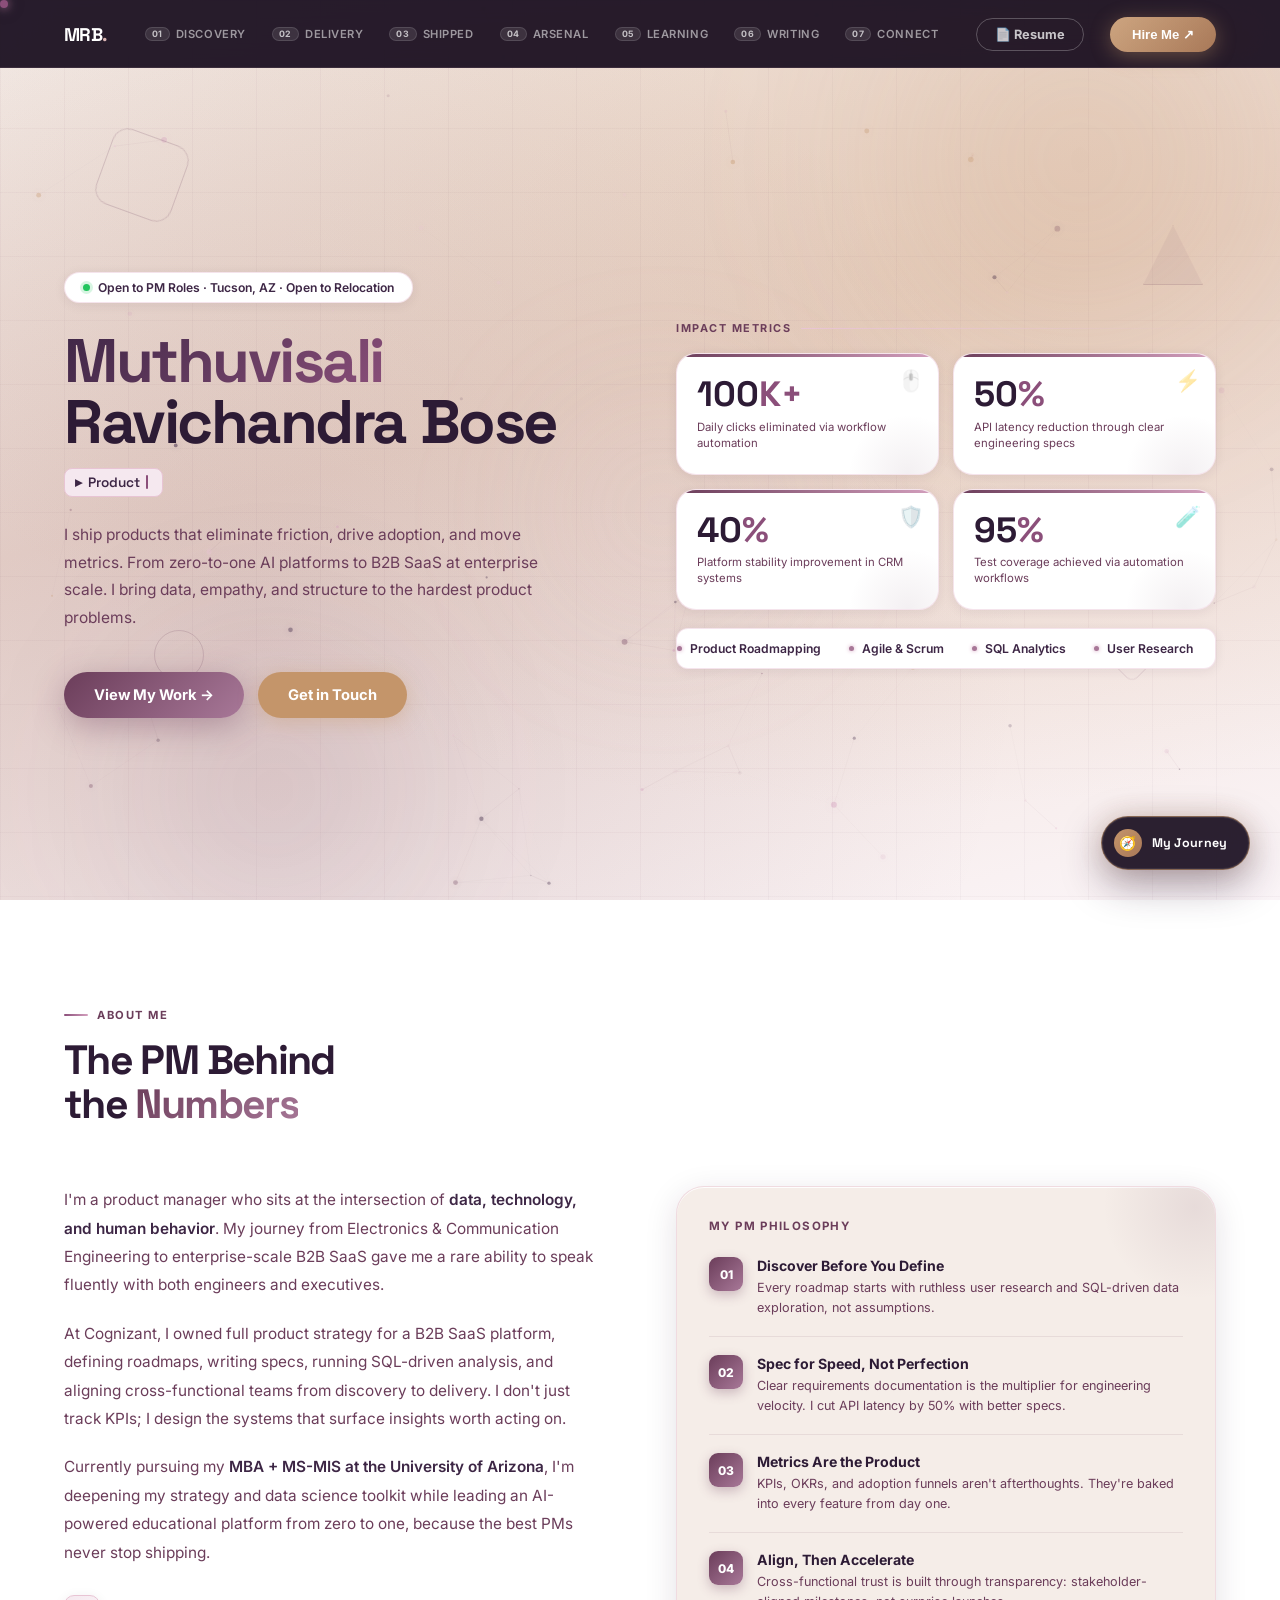
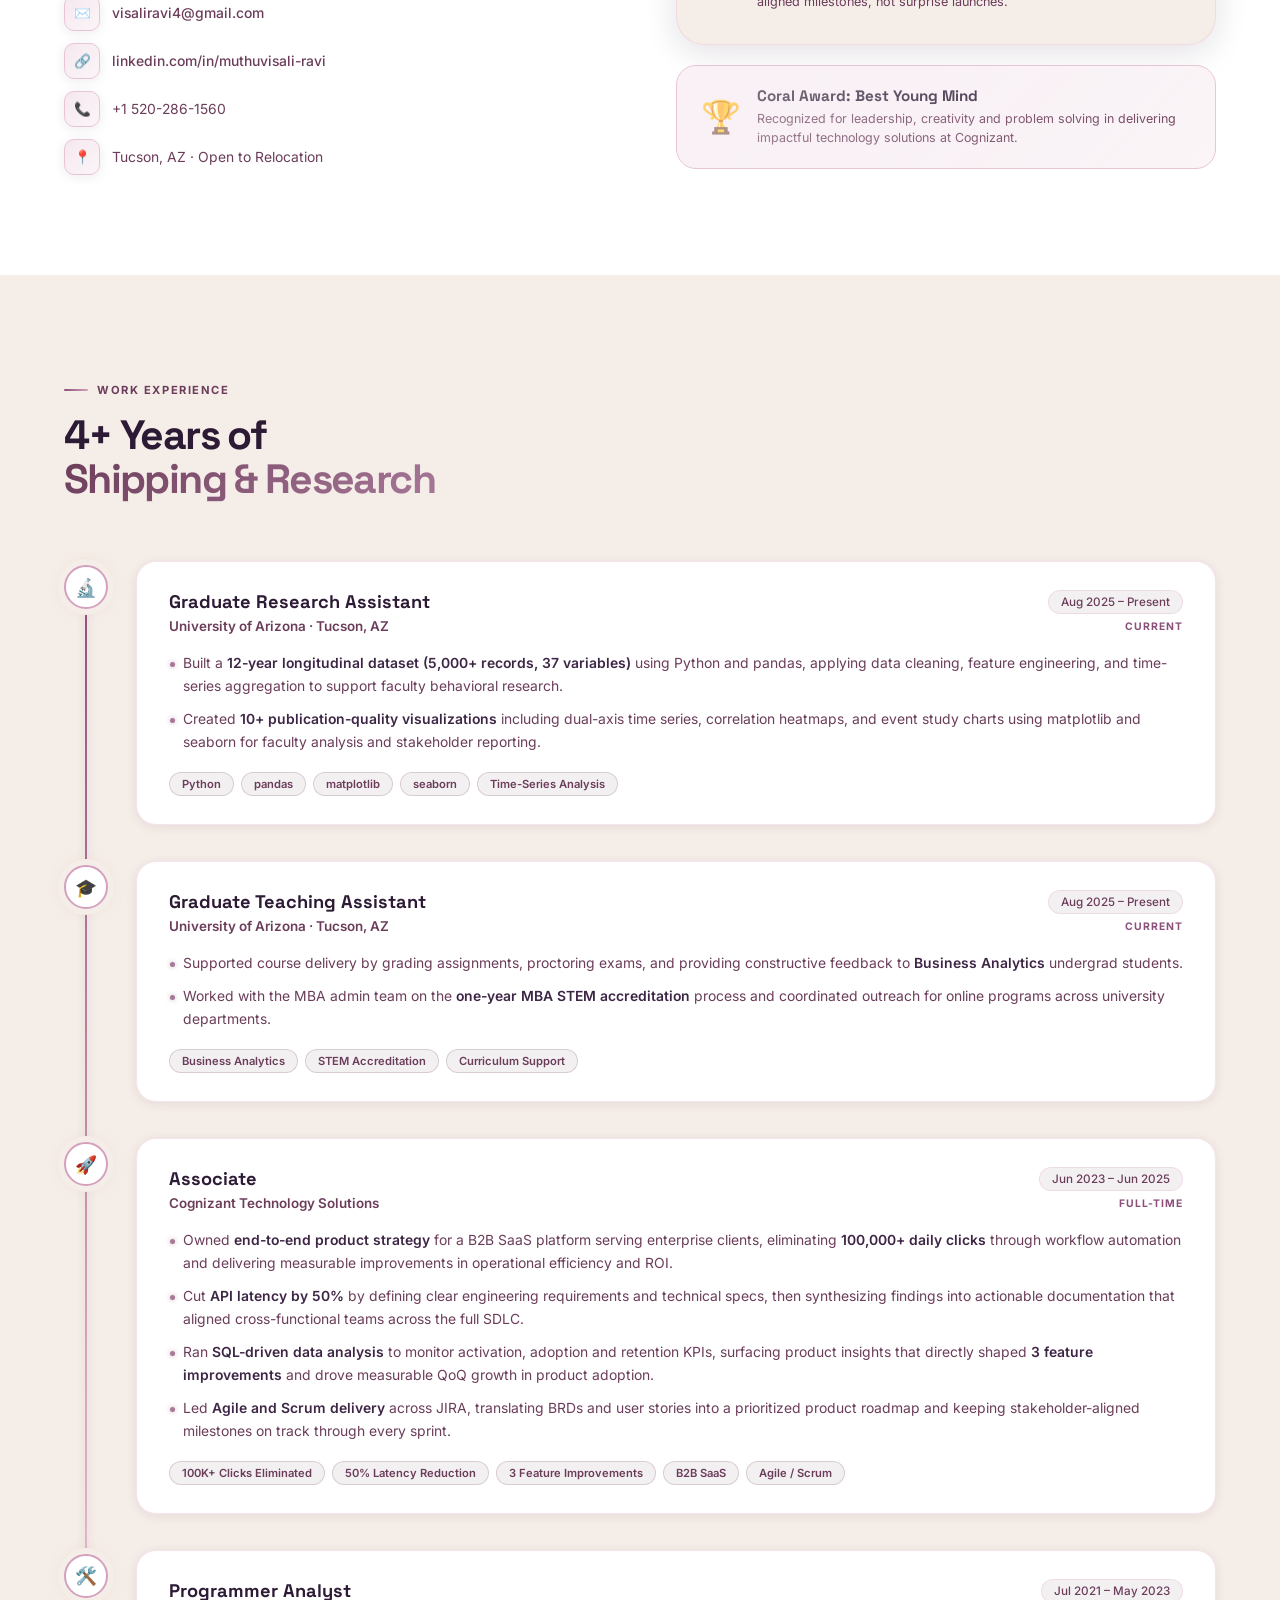
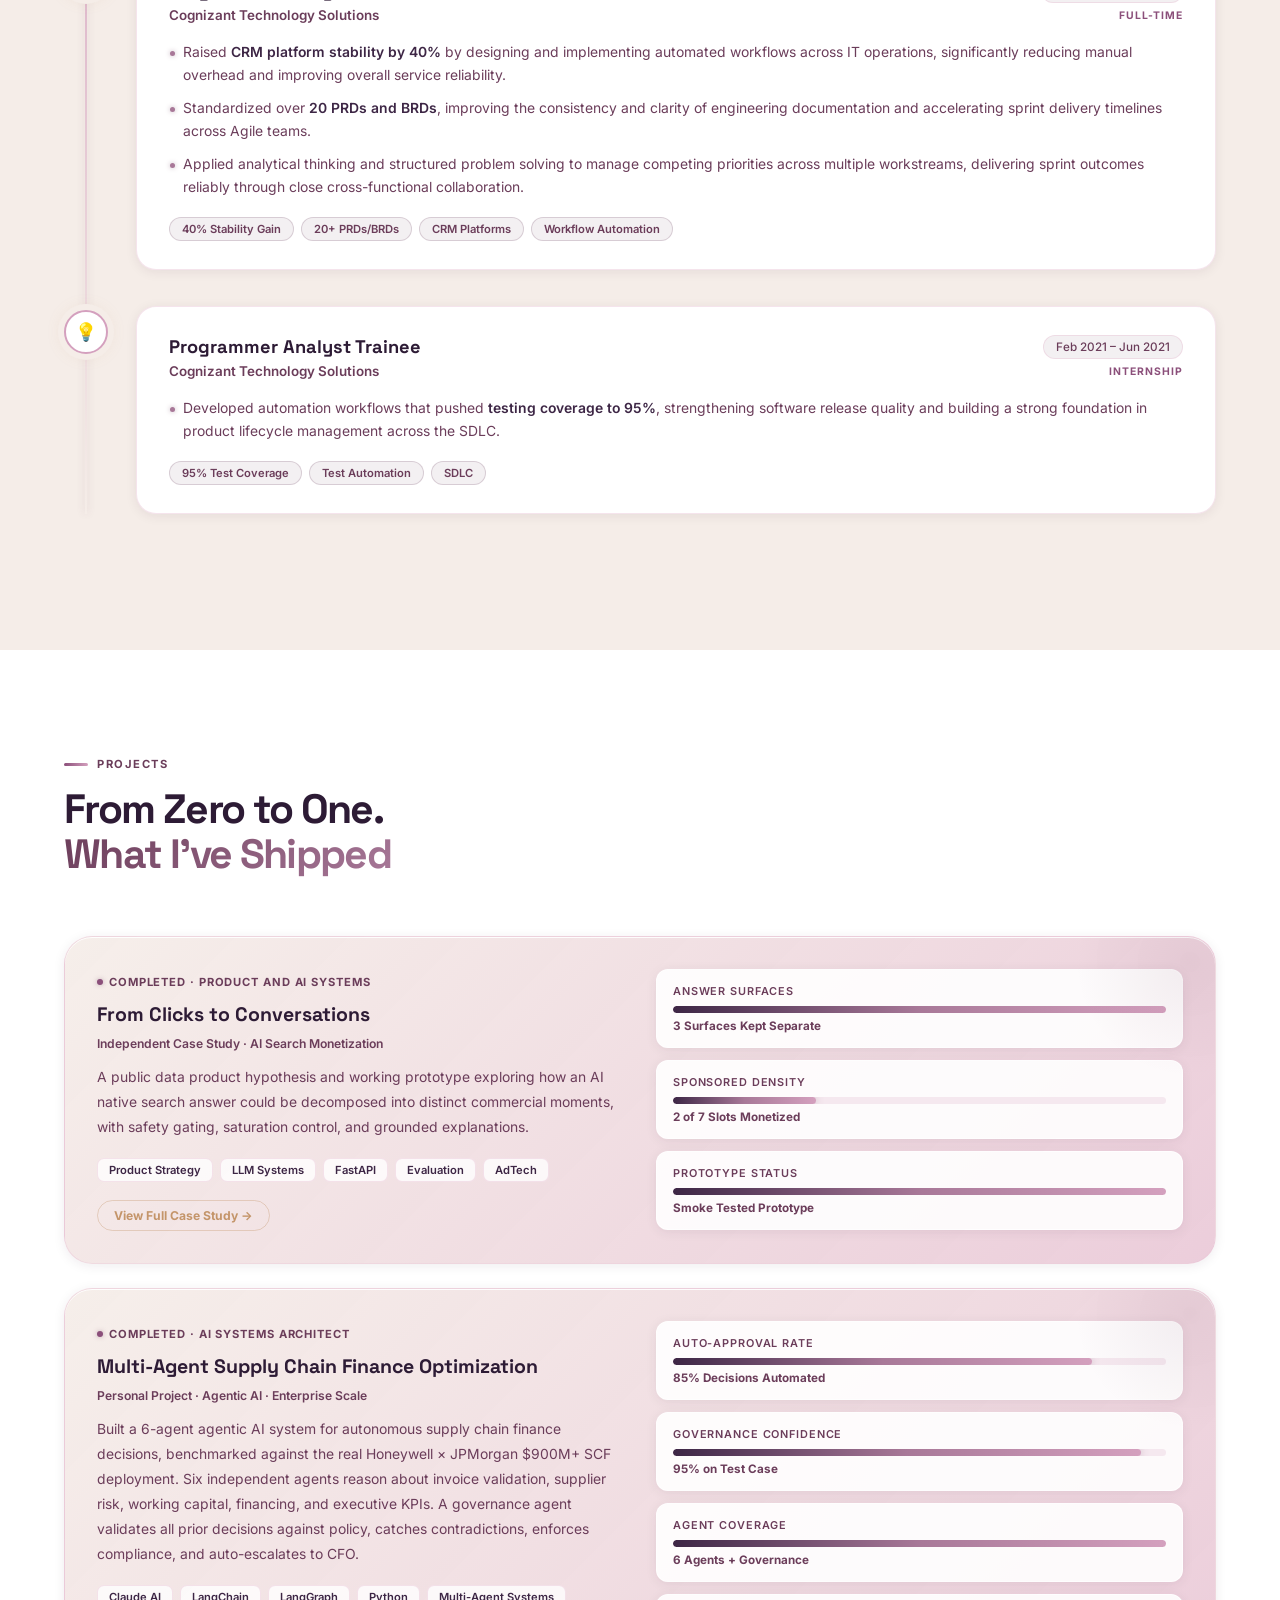
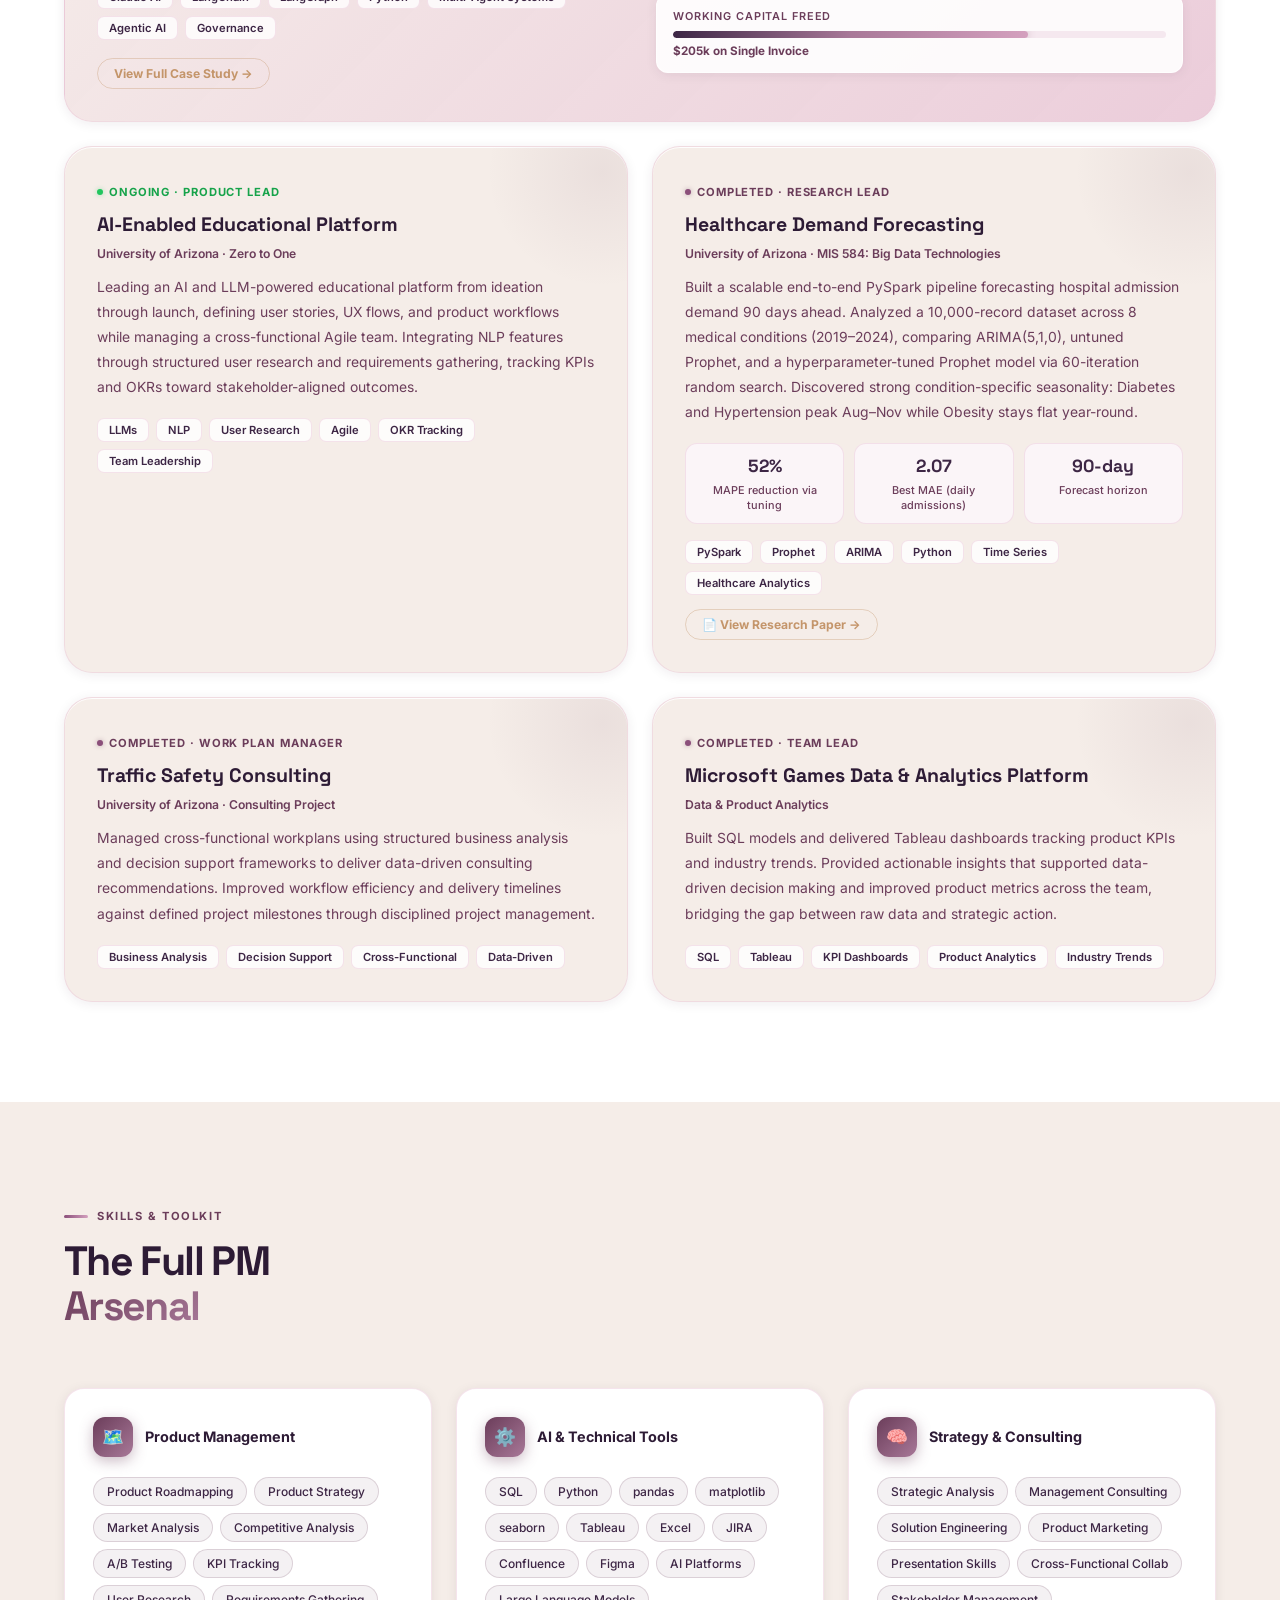
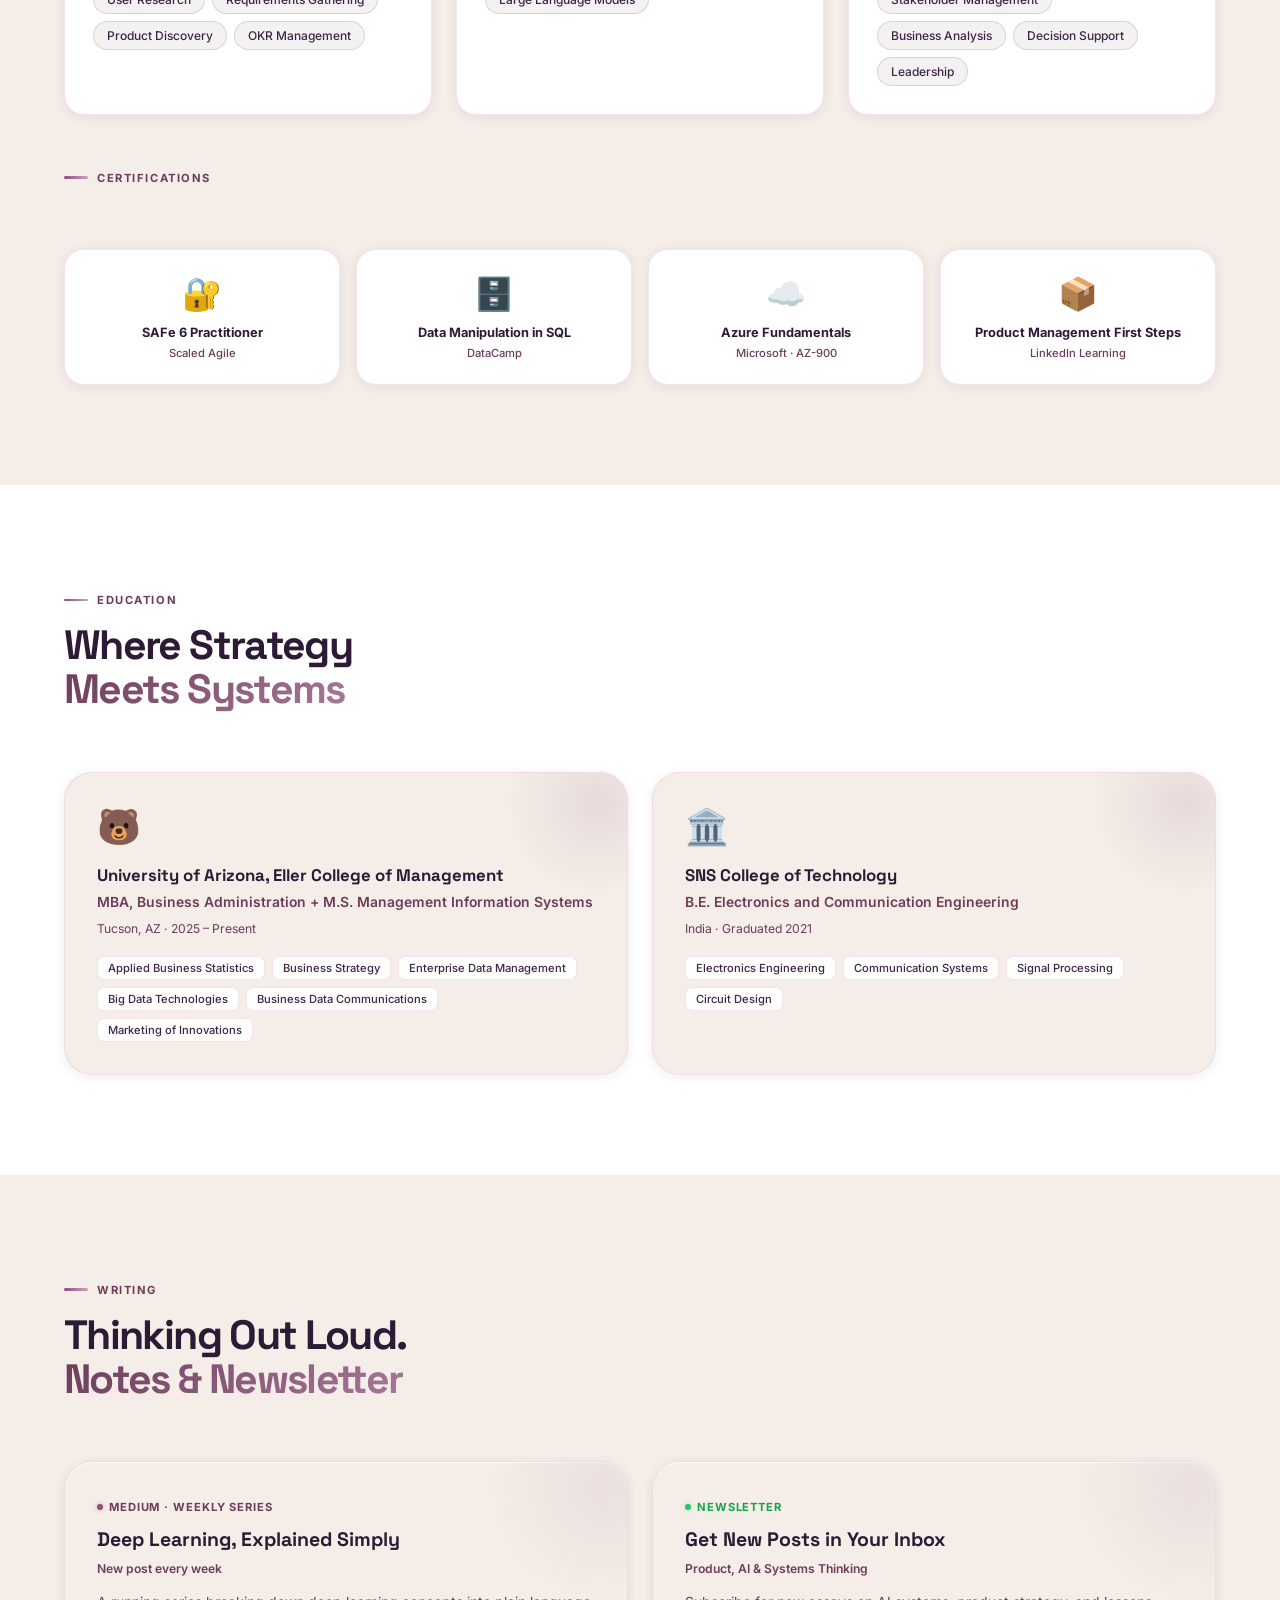
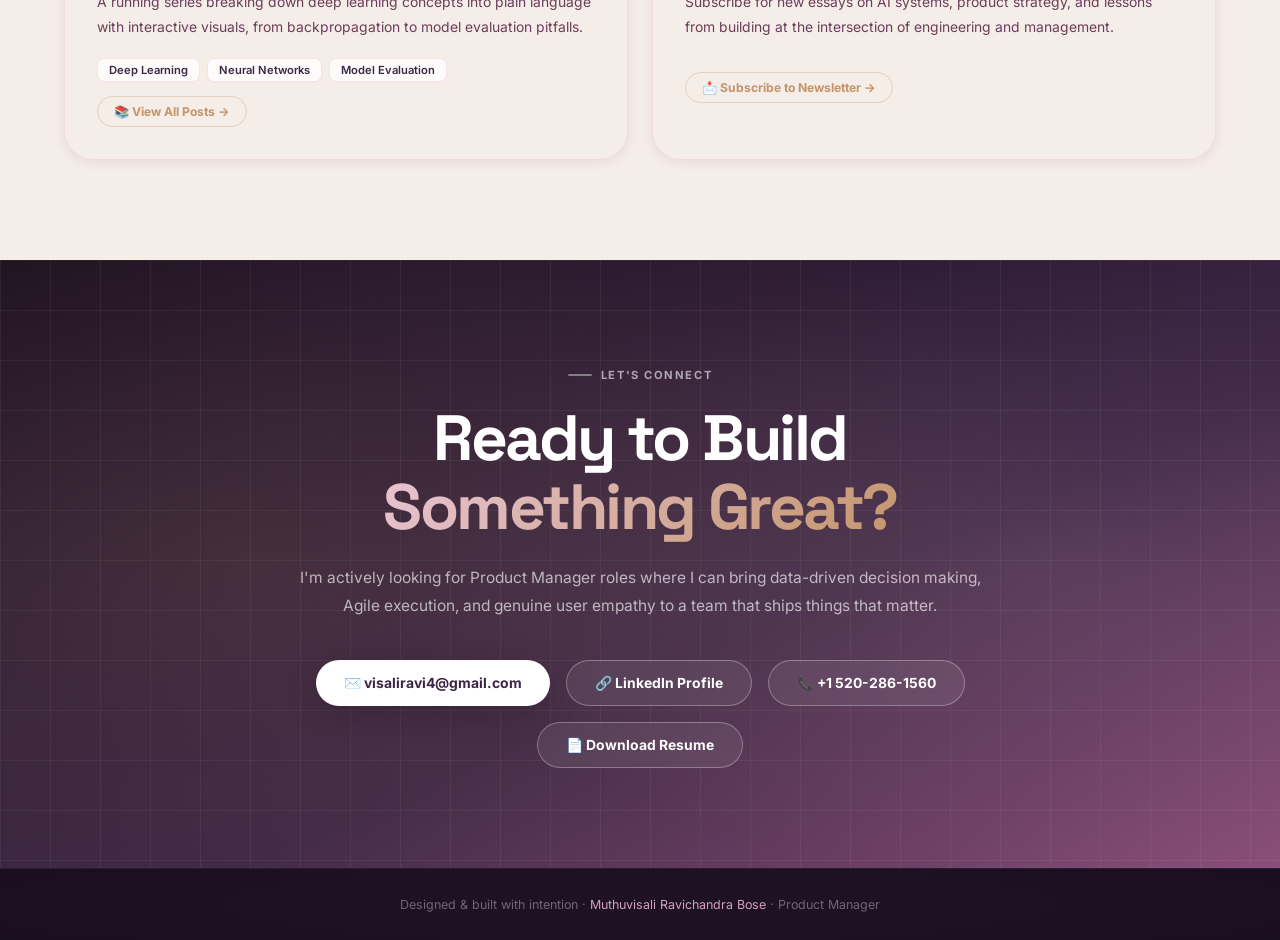
<file: index.html>
<!DOCTYPE html>
<html lang="en">
<head>
  <meta charset="UTF-8" />
  <meta name="viewport" content="width=device-width, initial-scale=1.0" />
  <meta name="description" content="Muthuvisali Ravichandra Bose — Product × AI . MBA + MS-MIS. 4+ Years Enterprise PM Experience at Cognizant. Open to PM roles." />
  <title>Muthuvisali Ravichandra Bose — Product × AI</title>

  <!-- Fonts -->
  <link rel="preconnect" href="https://fonts.googleapis.com" />
  <link rel="preconnect" href="https://fonts.gstatic.com" crossorigin />
  <link href="https://fonts.googleapis.com/css2?family=Inter:wght@300;400;500;600;700;800;900&family=Space+Grotesk:wght@300;400;500;600;700;800&display=swap" rel="stylesheet" />

  <!-- Styles -->
  <link rel="stylesheet" href="css/style.css" />
  <link rel="stylesheet" href="css/animations.css" />
</head>
<body>

<!-- ─── VISUAL CURSORS ─── -->
<div id="cursor"       class="cursor"></div>
<div id="cursor-ring"  class="cursor-ring"></div>
<div id="cursor-trail" class="cursor-trail"></div>

<!-- ─── SCROLL PROGRESS ─── -->
<div id="scrollBar" class="scroll-bar"></div>

<!-- ═══════════════════════════════════
     NAVIGATION
═══════════════════════════════════ -->
<nav>
  <div class="nav-inner">
    <a href="#hero" class="nav-logo">MRB<span>.</span></a>

    <ul class="nav-links">
      <li><a href="#about"      class="active"><span class="tag">01</span> Discovery</a></li>
      <li><a href="#experience">              <span class="tag">02</span> Delivery</a></li>
      <li><a href="#projects">                <span class="tag">03</span> Shipped</a></li>
      <li><a href="#skills">                  <span class="tag">04</span> Arsenal</a></li>
      <li><a href="#education">               <span class="tag">05</span> Learning</a></li>
      <li><a href="#writing">                 <span class="tag">06</span> Writing</a></li>
      <li><a href="#contact">                 <span class="tag">07</span> Connect</a></li>
    </ul>

    <button id="hamburger" class="hamburger" aria-label="Toggle menu">
      <span></span><span></span><span></span>
    </button>
    <a href="resume.pdf" download class="btn-resume btn-magnetic">📄 Resume</a>
    <button onclick="openEmail()" class="btn-hire btn-magnetic">Hire Me ↗</button>
  </div>
</nav>

<!-- Mobile nav drawer -->
<nav id="mobileNav" class="mobile-nav">
  <a href="#about">     <span class="tag">01</span> Discovery</a>
  <a href="#experience"><span class="tag">02</span> Delivery</a>
  <a href="#projects">  <span class="tag">03</span> Shipped</a>
  <a href="#skills">    <span class="tag">04</span> Arsenal</a>
  <a href="#education"> <span class="tag">05</span> Learning</a>
  <a href="#writing">   <span class="tag">06</span> Writing</a>
  <a href="#contact">   <span class="tag">07</span> Connect</a>
</nav>

<!-- ═══════════════════════════════════
     HERO
═══════════════════════════════════ -->
<section id="hero">
  <div class="hero-bg"></div>
  <canvas id="particleCanvas"></canvas>
  <div class="hero-grid"></div>

  <div class="orb orb-1"></div>
  <div class="orb orb-2"></div>
  <div class="orb orb-3"></div>

  <!-- Floating geometric shapes -->
  <div class="geo geo-1"></div>
  <div class="geo geo-2"></div>
  <div class="geo geo-3"></div>
  <div class="geo geo-4"></div>

  <div class="hero-content">

    <!-- LEFT: Bio -->
    <div class="hero-left">
      <div class="hero-badge">
        <div class="badge-dot"></div>
        Open to PM Roles · Tucson, AZ · Open to Relocation
      </div>

      <h1 class="hero-name">
        <span class="hl">Muthuvisali</span><br/>Ravichandra Bose
      </h1>

      <div class="typewriter-wrap">
        <span>▸</span>
        <span id="typewriter-text">Product × AI</span>
        <span class="cursor-blink"></span>
      </div>

      <p class="hero-desc">
        I ship products that eliminate friction, drive adoption, and move metrics. From
        zero-to-one AI platforms to B2B SaaS at enterprise scale. I bring data, empathy,
        and structure to the hardest product problems.
      </p>

      <div class="hero-ctas">
        <a href="#experience" class="btn-primary btn-magnetic">View My Work →</a>
        <a href="#" onclick="openEmail(event)" class="btn-outline btn-magnetic">Get in Touch</a>
      </div>
    </div>

    <!-- RIGHT: Impact metrics + ticker -->
    <div class="hero-right">
      <div class="metrics-lbl">Impact Metrics</div>

      <div class="metrics-grid">
        <div class="metric-card">
          <span class="metric-ico">🖱️</span>
          <div class="metric-val" data-target="100" data-suffix="K+">0<span>K+</span></div>
          <div class="metric-lbl">Daily clicks eliminated via workflow automation</div>
        </div>
        <div class="metric-card">
          <span class="metric-ico">⚡</span>
          <div class="metric-val" data-target="50" data-suffix="%">0<span>%</span></div>
          <div class="metric-lbl">API latency reduction through clear engineering specs</div>
        </div>
        <div class="metric-card">
          <span class="metric-ico">🛡️</span>
          <div class="metric-val" data-target="40" data-suffix="%">0<span>%</span></div>
          <div class="metric-lbl">Platform stability improvement in CRM systems</div>
        </div>
        <div class="metric-card">
          <span class="metric-ico">🧪</span>
          <div class="metric-val" data-target="95" data-suffix="%">0<span>%</span></div>
          <div class="metric-lbl">Test coverage achieved via automation workflows</div>
        </div>
      </div>

      <div class="ticker-wrap">
        <div class="ticker">
          <span class="t-item"><span class="t-dot"></span>Product Roadmapping</span>
          <span class="t-item"><span class="t-dot"></span>Agile &amp; Scrum</span>
          <span class="t-item"><span class="t-dot"></span>SQL Analytics</span>
          <span class="t-item"><span class="t-dot"></span>User Research</span>
          <span class="t-item"><span class="t-dot"></span>A/B Testing</span>
          <span class="t-item"><span class="t-dot"></span>JIRA &amp; Confluence</span>
          <span class="t-item"><span class="t-dot"></span>Figma</span>
          <span class="t-item"><span class="t-dot"></span>LLMs &amp; AI Platforms</span>
          <span class="t-item"><span class="t-dot"></span>KPI Tracking</span>
          <span class="t-item"><span class="t-dot"></span>OKR Management</span>
          <!-- duplicate for seamless loop -->
          <span class="t-item"><span class="t-dot"></span>Product Roadmapping</span>
          <span class="t-item"><span class="t-dot"></span>Agile &amp; Scrum</span>
          <span class="t-item"><span class="t-dot"></span>SQL Analytics</span>
          <span class="t-item"><span class="t-dot"></span>User Research</span>
          <span class="t-item"><span class="t-dot"></span>A/B Testing</span>
          <span class="t-item"><span class="t-dot"></span>JIRA &amp; Confluence</span>
          <span class="t-item"><span class="t-dot"></span>Figma</span>
          <span class="t-item"><span class="t-dot"></span>LLMs &amp; AI Platforms</span>
          <span class="t-item"><span class="t-dot"></span>KPI Tracking</span>
          <span class="t-item"><span class="t-dot"></span>OKR Management</span>
        </div>
      </div>
    </div>

  </div>
</section>

<!-- ═══════════════════════════════════
     ABOUT
═══════════════════════════════════ -->
<section id="about">
  <div class="sec-inner">
    <div class="sec-tag">About Me</div>
    <h2 class="sec-title">The PM Behind<br/>the <span class="ac">Numbers</span></h2>

    <div class="about-grid">

      <!-- Left: bio text -->
      <div class="about-text fu-left">
        <p>
          I'm a product manager who sits at the intersection of <strong>data, technology, and human behavior</strong>. My journey from Electronics &amp; Communication Engineering to enterprise-scale B2B SaaS gave me a rare ability to speak fluently with both engineers and executives.
        </p>
        <p>
          At Cognizant, I owned full product strategy for a B2B SaaS platform, defining roadmaps, writing specs, running SQL-driven analysis, and aligning cross-functional teams from discovery to delivery. I don't just track KPIs; I design the systems that surface insights worth acting on.
        </p>
        <p>
          Currently pursuing my <strong>MBA + MS-MIS at the University of Arizona</strong>, I'm deepening my strategy and data science toolkit while leading an AI-powered educational platform from zero to one, because the best PMs never stop shipping.
        </p>

        <ul class="contact-list">
          <li><div class="ci">✉️</div><a href="#" onclick="openEmail(event)">visaliravi4@gmail.com</a></li>
          <li><div class="ci">🔗</div><a href="https://linkedin.com/in/muthuvisali-ravi" target="_blank" rel="noopener">linkedin.com/in/muthuvisali-ravi</a></li>
          <li><div class="ci">📞</div><span>+1 520-286-1560</span></li>
          <li><div class="ci">📍</div><span>Tucson, AZ · Open to Relocation</span></li>
        </ul>
      </div>

      <!-- Right: PM philosophy + award -->
      <div class="fu-right" style="transition-delay:.1s">
        <div class="pm-box">
          <h3>My PM Philosophy</h3>
          <div class="fw-item">
            <div class="fw-num">01</div>
            <div>
              <h4>Discover Before You Define</h4>
              <p>Every roadmap starts with ruthless user research and SQL-driven data exploration, not assumptions.</p>
            </div>
          </div>
          <div class="fw-item">
            <div class="fw-num">02</div>
            <div>
              <h4>Spec for Speed, Not Perfection</h4>
              <p>Clear requirements documentation is the multiplier for engineering velocity. I cut API latency by 50% with better specs.</p>
            </div>
          </div>
          <div class="fw-item">
            <div class="fw-num">03</div>
            <div>
              <h4>Metrics Are the Product</h4>
              <p>KPIs, OKRs, and adoption funnels aren't afterthoughts. They're baked into every feature from day one.</p>
            </div>
          </div>
          <div class="fw-item">
            <div class="fw-num">04</div>
            <div>
              <h4>Align, Then Accelerate</h4>
              <p>Cross-functional trust is built through transparency: stakeholder-aligned milestones, not surprise launches.</p>
            </div>
          </div>
        </div>

        <div class="award fu" style="transition-delay:.28s">
          <div class="award-ico">🏆</div>
          <div>
            <div class="award-ttl">Coral Award: Best Young Mind</div>
            <div class="award-dsc">Recognized for leadership, creativity and problem solving in delivering impactful technology solutions at Cognizant.</div>
          </div>
        </div>
      </div>

    </div>
  </div>
</section>

<!-- ═══════════════════════════════════
     EXPERIENCE
═══════════════════════════════════ -->
<section id="experience">
  <div class="sec-inner">
    <div class="sec-tag">Work Experience</div>
    <h2 class="sec-title">4+ Years of<br/><span class="ac">Shipping & Research</span></h2>

    <div class="timeline">

      <!-- Job 1a: Graduate Research Assistant -->
      <div class="exp-item fu">
        <div class="exp-dot-col"><div class="exp-dot">🔬</div></div>
        <div class="exp-card">
          <div class="exp-hd">
            <div class="exp-tg">
              <h3>Graduate Research Assistant</h3>
              <div class="exp-co">University of Arizona · Tucson, AZ</div>
            </div>
            <div class="exp-bg">
              <span class="exp-date">Aug 2025 – Present</span>
              <span class="exp-type">Current</span>
            </div>
          </div>
          <ul class="exp-list">
            <li>Built a <strong>12-year longitudinal dataset (5,000+ records, 37 variables)</strong> using Python and pandas, applying data cleaning, feature engineering, and time-series aggregation to support faculty behavioral research.</li>
            <li>Created <strong>10+ publication-quality visualizations</strong> including dual-axis time series, correlation heatmaps, and event study charts using matplotlib and seaborn for faculty analysis and stakeholder reporting.</li>
          </ul>
          <div class="chips">
            <span class="chip">Python</span>
            <span class="chip">pandas</span>
            <span class="chip">matplotlib</span>
            <span class="chip">seaborn</span>
            <span class="chip">Time-Series Analysis</span>
          </div>
        </div>
      </div>

      <!-- Job 1b: Graduate Teaching Assistant -->
      <div class="exp-item fu delay-1">
        <div class="exp-dot-col"><div class="exp-dot">🎓</div></div>
        <div class="exp-card">
          <div class="exp-hd">
            <div class="exp-tg">
              <h3>Graduate Teaching Assistant</h3>
              <div class="exp-co">University of Arizona · Tucson, AZ</div>
            </div>
            <div class="exp-bg">
              <span class="exp-date">Aug 2025 – Present</span>
              <span class="exp-type">Current</span>
            </div>
          </div>
          <ul class="exp-list">
            <li>Supported course delivery by grading assignments, proctoring exams, and providing constructive feedback to <strong>Business Analytics</strong> undergrad students.</li>
            <li>Worked with the MBA admin team on the <strong>one-year MBA STEM accreditation</strong> process and coordinated outreach for online programs across university departments.</li>
          </ul>
          <div class="chips">
            <span class="chip">Business Analytics</span>
            <span class="chip">STEM Accreditation</span>
            <span class="chip">Curriculum Support</span>
          </div>
        </div>
      </div>

      <!-- Job 2 -->
      <div class="exp-item fu delay-1">
        <div class="exp-dot-col"><div class="exp-dot">🚀</div></div>
        <div class="exp-card">
          <div class="exp-hd">
            <div class="exp-tg">
              <h3>Associate</h3>
              <div class="exp-co">Cognizant Technology Solutions</div>
            </div>
            <div class="exp-bg">
              <span class="exp-date">Jun 2023 – Jun 2025</span>
              <span class="exp-type">Full-Time</span>
            </div>
          </div>
          <ul class="exp-list">
            <li>Owned <strong>end-to-end product strategy</strong> for a B2B SaaS platform serving enterprise clients, eliminating <strong>100,000+ daily clicks</strong> through workflow automation and delivering measurable improvements in operational efficiency and ROI.</li>
            <li>Cut <strong>API latency by 50%</strong> by defining clear engineering requirements and technical specs, then synthesizing findings into actionable documentation that aligned cross-functional teams across the full SDLC.</li>
            <li>Ran <strong>SQL-driven data analysis</strong> to monitor activation, adoption and retention KPIs, surfacing product insights that directly shaped <strong>3 feature improvements</strong> and drove measurable QoQ growth in product adoption.</li>
            <li>Led <strong>Agile and Scrum delivery</strong> across JIRA, translating BRDs and user stories into a prioritized product roadmap and keeping stakeholder-aligned milestones on track through every sprint.</li>
          </ul>
          <div class="chips">
            <span class="chip">100K+ Clicks Eliminated</span>
            <span class="chip">50% Latency Reduction</span>
            <span class="chip">3 Feature Improvements</span>
            <span class="chip">B2B SaaS</span>
            <span class="chip">Agile / Scrum</span>
          </div>
        </div>
      </div>

      <!-- Job 3 -->
      <div class="exp-item fu delay-2">
        <div class="exp-dot-col"><div class="exp-dot">🛠️</div></div>
        <div class="exp-card">
          <div class="exp-hd">
            <div class="exp-tg">
              <h3>Programmer Analyst</h3>
              <div class="exp-co">Cognizant Technology Solutions</div>
            </div>
            <div class="exp-bg">
              <span class="exp-date">Jul 2021 – May 2023</span>
              <span class="exp-type">Full-Time</span>
            </div>
          </div>
          <ul class="exp-list">
            <li>Raised <strong>CRM platform stability by 40%</strong> by designing and implementing automated workflows across IT operations, significantly reducing manual overhead and improving overall service reliability.</li>
            <li>Standardized over <strong>20 PRDs and BRDs</strong>, improving the consistency and clarity of engineering documentation and accelerating sprint delivery timelines across Agile teams.</li>
            <li>Applied analytical thinking and structured problem solving to manage competing priorities across multiple workstreams, delivering sprint outcomes reliably through close cross-functional collaboration.</li>
          </ul>
          <div class="chips">
            <span class="chip">40% Stability Gain</span>
            <span class="chip">20+ PRDs/BRDs</span>
            <span class="chip">CRM Platforms</span>
            <span class="chip">Workflow Automation</span>
          </div>
        </div>
      </div>

      <!-- Job 4 -->
      <div class="exp-item fu delay-3">
        <div class="exp-dot-col"><div class="exp-dot">💡</div></div>
        <div class="exp-card">
          <div class="exp-hd">
            <div class="exp-tg">
              <h3>Programmer Analyst Trainee</h3>
              <div class="exp-co">Cognizant Technology Solutions</div>
            </div>
            <div class="exp-bg">
              <span class="exp-date">Feb 2021 – Jun 2021</span>
              <span class="exp-type">Internship</span>
            </div>
          </div>
          <ul class="exp-list">
            <li>Developed automation workflows that pushed <strong>testing coverage to 95%</strong>, strengthening software release quality and building a strong foundation in product lifecycle management across the SDLC.</li>
          </ul>
          <div class="chips">
            <span class="chip">95% Test Coverage</span>
            <span class="chip">Test Automation</span>
            <span class="chip">SDLC</span>
          </div>
        </div>
      </div>

    </div>
  </div>
</section>

<!-- ═══════════════════════════════════
     PROJECTS
═══════════════════════════════════ -->
<section id="projects">
  <div class="sec-inner">
    <div class="sec-tag">Projects</div>
    <h2 class="sec-title">From Zero to One.<br/><span class="ac">What I've Shipped</span></h2>

    <div class="proj-grid">

      <!-- Featured: MicroIntent / From Clicks to Conversations -->
      <div class="proj-card feat fu">
        <div>
          <div class="proj-lbl done"><span class="lbl-dot"></span>Completed · Product and AI Systems</div>
          <h3>From Clicks to Conversations</h3>
          <div class="proj-role">Independent Case Study · AI Search Monetization</div>
          <p>
            A public data product hypothesis and working prototype exploring how an AI native search answer could be decomposed into distinct commercial moments, with safety gating, saturation control, and grounded explanations.
          </p>
          <div class="ptags">
            <span class="ptag">Product Strategy</span>
            <span class="ptag">LLM Systems</span>
            <span class="ptag">FastAPI</span>
            <span class="ptag">Evaluation</span>
            <span class="ptag">AdTech</span>
          </div>
          <a href="microintent.html" class="proj-report-link" style="margin-top:18px;">View Full Case Study →</a>
        </div>
        <div class="proj-vis">
          <div class="krow">
            <div class="krow-lbl">Answer Surfaces</div>
            <div class="kbar-bg"><div class="kbar" data-w="100"></div></div>
            <div class="kval">3 Surfaces Kept Separate</div>
          </div>
          <div class="krow">
            <div class="krow-lbl">Sponsored Density</div>
            <div class="kbar-bg"><div class="kbar" data-w="29"></div></div>
            <div class="kval">2 of 7 Slots Monetized</div>
          </div>
          <div class="krow">
            <div class="krow-lbl">Prototype Status</div>
            <div class="kbar-bg"><div class="kbar" data-w="100"></div></div>
            <div class="kval">Smoke Tested Prototype</div>
          </div>
        </div>
      </div>

      <!-- Featured: Multi-Agent Supply Chain Finance -->
      <div class="proj-card feat fu">
        <div>
          <div class="proj-lbl done"><span class="lbl-dot"></span>Completed · AI Systems Architect</div>
          <h3>Multi-Agent Supply Chain Finance Optimization</h3>
          <div class="proj-role">Personal Project · Agentic AI · Enterprise Scale</div>
          <p>
            Built a 6-agent agentic AI system for autonomous supply chain finance decisions, benchmarked against the real Honeywell × JPMorgan $900M+ SCF deployment. Six independent agents reason about invoice validation, supplier risk, working capital, financing, and executive KPIs. A governance agent validates all prior decisions against policy, catches contradictions, enforces compliance, and auto-escalates to CFO.
          </p>
          <div class="ptags">
            <span class="ptag">Claude AI</span>
            <span class="ptag">LangChain</span>
            <span class="ptag">LangGraph</span>
            <span class="ptag">Python</span>
            <span class="ptag">Multi-Agent Systems</span>
            <span class="ptag">Agentic AI</span>
            <span class="ptag">Governance</span>
          </div>
          <a href="supply-chain-finance.html" class="proj-report-link" style="margin-top:18px;">View Full Case Study →</a>
        </div>
        <div class="proj-vis">
          <div class="krow">
            <div class="krow-lbl">Auto-Approval Rate</div>
            <div class="kbar-bg"><div class="kbar" data-w="85"></div></div>
            <div class="kval">85% Decisions Automated</div>
          </div>
          <div class="krow">
            <div class="krow-lbl">Governance Confidence</div>
            <div class="kbar-bg"><div class="kbar" data-w="95"></div></div>
            <div class="kval">95% on Test Case</div>
          </div>
          <div class="krow">
            <div class="krow-lbl">Agent Coverage</div>
            <div class="kbar-bg"><div class="kbar" data-w="100"></div></div>
            <div class="kval">6 Agents + Governance</div>
          </div>
          <div class="krow">
            <div class="krow-lbl">Working Capital Freed</div>
            <div class="kbar-bg"><div class="kbar" data-w="72"></div></div>
            <div class="kval">$205k on Single Invoice</div>
          </div>
        </div>
      </div>

      <!-- AI Educational Platform -->
      <div class="proj-card fu delay-1">
        <div class="proj-lbl on"><span class="lbl-dot"></span>Ongoing · Product Lead</div>
        <h3>AI-Enabled Educational Platform</h3>
        <div class="proj-role">University of Arizona · Zero to One</div>
        <p>
          Leading an AI and LLM-powered educational platform from ideation through launch, defining user stories, UX flows, and product workflows while managing a cross-functional Agile team. Integrating NLP features through structured user research and requirements gathering, tracking KPIs and OKRs toward stakeholder-aligned outcomes.
        </p>
        <div class="ptags">
          <span class="ptag">LLMs</span>
          <span class="ptag">NLP</span>
          <span class="ptag">User Research</span>
          <span class="ptag">Agile</span>
          <span class="ptag">OKR Tracking</span>
          <span class="ptag">Team Leadership</span>
        </div>
      </div>

      <!-- Healthcare Demand Forecasting -->
      <div class="proj-card fu delay-2">
        <div class="proj-lbl done"><span class="lbl-dot"></span>Completed · Research Lead</div>
        <h3>Healthcare Demand Forecasting</h3>
        <div class="proj-role">University of Arizona · MIS 584: Big Data Technologies</div>
        <p>
          Built a scalable end-to-end PySpark pipeline forecasting hospital admission demand 90 days ahead. Analyzed a 10,000-record dataset across 8 medical conditions (2019–2024), comparing ARIMA(5,1,0), untuned Prophet, and a hyperparameter-tuned Prophet model via 60-iteration random search. Discovered strong condition-specific seasonality: Diabetes and Hypertension peak Aug–Nov while Obesity stays flat year-round.
        </p>
        <div class="proj-stats">
          <div class="proj-stat"><span>52%</span>MAPE reduction via tuning</div>
          <div class="proj-stat"><span>2.07</span>Best MAE (daily admissions)</div>
          <div class="proj-stat"><span>90-day</span>Forecast horizon</div>
        </div>
        <div class="ptags">
          <span class="ptag">PySpark</span>
          <span class="ptag">Prophet</span>
          <span class="ptag">ARIMA</span>
          <span class="ptag">Python</span>
          <span class="ptag">Time Series</span>
          <span class="ptag">Healthcare Analytics</span>
        </div>
        <a href="MIS584_ProjectReport_Group2.pdf" target="_blank" class="proj-report-link">📄 View Research Paper →</a>
      </div>

      <!-- Traffic Safety Consulting -->
      <div class="proj-card fu delay-3">
        <div class="proj-lbl done"><span class="lbl-dot"></span>Completed · Work Plan Manager</div>
        <h3>Traffic Safety Consulting</h3>
        <div class="proj-role">University of Arizona · Consulting Project</div>
        <p>
          Managed cross-functional workplans using structured business analysis and decision support frameworks to deliver data-driven consulting recommendations. Improved workflow efficiency and delivery timelines against defined project milestones through disciplined project management.
        </p>
        <div class="ptags">
          <span class="ptag">Business Analysis</span>
          <span class="ptag">Decision Support</span>
          <span class="ptag">Cross-Functional</span>
          <span class="ptag">Data-Driven</span>
        </div>
      </div>

      <!-- Microsoft Games -->
      <div class="proj-card fu delay-4">
        <div class="proj-lbl done"><span class="lbl-dot"></span>Completed · Team Lead</div>
        <h3>Microsoft Games Data &amp; Analytics Platform</h3>
        <div class="proj-role">Data &amp; Product Analytics</div>
        <p>
          Built SQL models and delivered Tableau dashboards tracking product KPIs and industry trends. Provided actionable insights that supported data-driven decision making and improved product metrics across the team, bridging the gap between raw data and strategic action.
        </p>
        <div class="ptags">
          <span class="ptag">SQL</span>
          <span class="ptag">Tableau</span>
          <span class="ptag">KPI Dashboards</span>
          <span class="ptag">Product Analytics</span>
          <span class="ptag">Industry Trends</span>
        </div>
      </div>

    </div>
  </div>
</section>

<!-- ═══════════════════════════════════
     SKILLS
═══════════════════════════════════ -->
<section id="skills">
  <div class="sec-inner">
    <div class="sec-tag">Skills &amp; Toolkit</div>
    <h2 class="sec-title">The Full PM<br/><span class="ac">Arsenal</span></h2>

    <div class="skills-grid">

      <div class="sg fu">
        <div class="sg-hd">
          <div class="sg-ico">🗺️</div>
          <div class="sg-ttl">Product Management</div>
        </div>
        <div class="pills">
          <span class="pill">Product Roadmapping</span>
          <span class="pill">Product Strategy</span>
          <span class="pill">Market Analysis</span>
          <span class="pill">Competitive Analysis</span>
          <span class="pill">A/B Testing</span>
          <span class="pill">KPI Tracking</span>
          <span class="pill">User Research</span>
          <span class="pill">Requirements Gathering</span>
          <span class="pill">Product Discovery</span>
          <span class="pill">OKR Management</span>
        </div>
      </div>

      <div class="sg fu delay-1">
        <div class="sg-hd">
          <div class="sg-ico">⚙️</div>
          <div class="sg-ttl">AI &amp; Technical Tools</div>
        </div>
        <div class="pills">
          <span class="pill">SQL</span>
          <span class="pill">Python</span>
          <span class="pill">pandas</span>
          <span class="pill">matplotlib</span>
          <span class="pill">seaborn</span>
          <span class="pill">Tableau</span>
          <span class="pill">Excel</span>
          <span class="pill">JIRA</span>
          <span class="pill">Confluence</span>
          <span class="pill">Figma</span>
          <span class="pill">AI Platforms</span>
          <span class="pill">Large Language Models</span>
        </div>
      </div>

      <div class="sg fu delay-2">
        <div class="sg-hd">
          <div class="sg-ico">🧠</div>
          <div class="sg-ttl">Strategy &amp; Consulting</div>
        </div>
        <div class="pills">
          <span class="pill">Strategic Analysis</span>
          <span class="pill">Management Consulting</span>
          <span class="pill">Solution Engineering</span>
          <span class="pill">Product Marketing</span>
          <span class="pill">Presentation Skills</span>
          <span class="pill">Cross-Functional Collab</span>
          <span class="pill">Stakeholder Management</span>
          <span class="pill">Business Analysis</span>
          <span class="pill">Decision Support</span>
          <span class="pill">Leadership</span>
        </div>
      </div>

    </div>

    <!-- Certifications -->
    <div class="sec-tag" style="margin-top:56px">Certifications</div>
    <div class="certs-grid">

      <div class="cert fu">
        <div class="cert-ico">🔐</div>
        <div class="cert-nm">SAFe 6 Practitioner</div>
        <div class="cert-og">Scaled Agile</div>
      </div>
      <div class="cert fu delay-1">
        <div class="cert-ico">🗄️</div>
        <div class="cert-nm">Data Manipulation in SQL</div>
        <div class="cert-og">DataCamp</div>
      </div>
      <div class="cert fu delay-2">
        <div class="cert-ico">☁️</div>
        <div class="cert-nm">Azure Fundamentals</div>
        <div class="cert-og">Microsoft · AZ-900</div>
      </div>
      <div class="cert fu delay-3">
        <div class="cert-ico">📦</div>
        <div class="cert-nm">Product Management First Steps</div>
        <div class="cert-og">LinkedIn Learning</div>
      </div>

    </div>
  </div>
</section>

<!-- ═══════════════════════════════════
     EDUCATION
═══════════════════════════════════ -->
<section id="education">
  <div class="sec-inner">
    <div class="sec-tag">Education</div>
    <h2 class="sec-title">Where Strategy<br/><span class="ac">Meets Systems</span></h2>

    <div class="edu-grid">

      <div class="edu-card fu-left">
        <div class="edu-logo">🐻</div>
        <h3>University of Arizona, Eller College of Management</h3>
        <div class="edu-deg">MBA, Business Administration + M.S. Management Information Systems</div>
        <div class="edu-per">Tucson, AZ · 2025 – Present</div>
        <div class="edu-tags">
          <span class="edu-tag">Applied Business Statistics</span>
          <span class="edu-tag">Business Strategy</span>
          <span class="edu-tag">Enterprise Data Management</span>
          <span class="edu-tag">Big Data Technologies</span>
          <span class="edu-tag">Business Data Communications</span>
          <span class="edu-tag">Marketing of Innovations</span>
        </div>
      </div>

      <div class="edu-card fu-right" style="transition-delay:.12s">
        <div class="edu-logo">🏛️</div>
        <h3>SNS College of Technology</h3>
        <div class="edu-deg">B.E. Electronics and Communication Engineering</div>
        <div class="edu-per">India · Graduated 2021</div>
        <div class="edu-tags">
          <span class="edu-tag">Electronics Engineering</span>
          <span class="edu-tag">Communication Systems</span>
          <span class="edu-tag">Signal Processing</span>
          <span class="edu-tag">Circuit Design</span>
        </div>
      </div>

    </div>
  </div>
</section>

<!-- ═══════════════════════════════════
     WRITING
═══════════════════════════════════ -->
<section id="writing">
  <div class="sec-inner">
    <div class="sec-tag">Writing</div>
    <h2 class="sec-title">Thinking Out Loud.<br/><span class="ac">Notes &amp; Newsletter</span></h2>

    <div class="proj-grid">

      <div class="proj-card fu">
        <div class="proj-lbl done"><span class="lbl-dot"></span>Medium · Weekly Series</div>
        <h3>Deep Learning, Explained Simply</h3>
        <div class="proj-role">New post every week</div>
        <p>
          A running series breaking down deep learning concepts into plain language with interactive visuals, from backpropagation to model evaluation pitfalls.
        </p>
        <div class="ptags">
          <span class="ptag">Deep Learning</span>
          <span class="ptag">Neural Networks</span>
          <span class="ptag">Model Evaluation</span>
        </div>
        <a href="medium.html" class="proj-report-link">📚 View All Posts →</a>
      </div>

      <div class="proj-card fu delay-1">
        <div class="proj-lbl on"><span class="lbl-dot"></span>Newsletter</div>
        <h3>Get New Posts in Your Inbox</h3>
        <div class="proj-role">Product, AI &amp; Systems Thinking</div>
        <p>
          Subscribe for new essays on AI systems, product strategy, and lessons from building at the intersection of engineering and management.
        </p>
        <a href="https://visali-newsletter.beehiiv.com/" target="_blank" rel="noopener" class="proj-report-link">📩 Subscribe to Newsletter →</a>
      </div>

    </div>
  </div>
</section>

<!-- ═══════════════════════════════════
     CONTACT
═══════════════════════════════════ -->
<section id="contact">
  <div class="sec-inner">
    <div class="contact-cta">
      <div class="sec-tag" style="justify-content:center;margin-bottom:22px">Let's Connect</div>

      <h2 class="fu">
        Ready to Build<br/><span>Something Great?</span>
      </h2>

      <p class="fu delay-1">
        I'm actively looking for Product Manager roles where I can bring data-driven decision making,
        Agile execution, and genuine user empathy to a team that ships things that matter.
      </p>

      <div class="clinks fu delay-2">
        <a href="#" onclick="openEmail(event)" class="clink em btn-neon">
          ✉️ visaliravi4@gmail.com
        </a>
        <a href="https://linkedin.com/in/muthuvisali-ravi" target="_blank" rel="noopener" class="clink gh">
          🔗 LinkedIn Profile
        </a>
        <a href="tel:+15202861560" class="clink gh">
          📞 +1 520-286-1560
        </a>
        <a href="resume.pdf" download class="clink gh">
          📄 Download Resume
        </a>
      </div>
    </div>
  </div>
</section>

<footer>
  <p>Designed &amp; built with intention · <span>Muthuvisali Ravichandra Bose</span> · Product Manager</p>
</footer>

<!-- ═══════════════════════════════════
     JOURNEY / "MY STORY" TIMELINE
═══════════════════════════════════ -->
<button class="intro-fab" id="introFab" onclick="openIntro()" aria-label="View my career journey">
  <span class="intro-fab-ico">🧭</span>
  <span class="intro-fab-txt">My Journey</span>
</button>

<div class="intro-overlay" id="introOverlay" onclick="handleIntroOverlayClick(event)">
  <div class="intro-card" id="introCard">
    <button class="intro-close" onclick="closeIntro()" aria-label="Close">✕</button>

    <div class="intro-head">
      <div class="intro-tag">The Journey So Far</div>
      <h2 class="intro-title">About — <span>Muthuvisali Ravichandra Bose</span></h2>
      <p class="intro-sub">Graduate Student @ Eller TLP'27</p>
    </div>

    <div class="intro-track-wrap">
      <div class="intro-track">

        <div class="intro-stop top">
          <div class="intro-label">
            <span class="intro-org">🎓 SNS College of Technology</span>
            <span class="intro-role">Bachelor's in Engineering (B.E.), ECE</span>
          </div>
          <div class="intro-stem"></div>
          <div class="intro-marker"><span>2017</span><i></i><span>2021</span></div>
          <div class="intro-stem ghost"></div>
          <div class="intro-label ghost"></div>
        </div>

        <div class="intro-stop bottom">
          <div class="intro-label ghost"></div>
          <div class="intro-stem ghost"></div>
          <div class="intro-marker"><span>2021</span><i></i><span>2023</span></div>
          <div class="intro-stem"></div>
          <div class="intro-label">
            <span class="intro-org">🏢 Cognizant</span>
            <span class="intro-role">Programmer Analyst</span>
          </div>
        </div>

        <div class="intro-stop top">
          <div class="intro-label">
            <span class="intro-org">🏢 Cognizant</span>
            <span class="intro-role">Associate</span>
          </div>
          <div class="intro-stem"></div>
          <div class="intro-marker"><span>2023</span><i></i><span>2025</span></div>
          <div class="intro-stem ghost"></div>
          <div class="intro-label ghost"></div>
        </div>

        <div class="intro-stop bottom">
          <div class="intro-label ghost"></div>
          <div class="intro-stem ghost"></div>
          <div class="intro-marker intro-marker-solo"><span>2025</span></div>
          <div class="intro-stem"></div>
          <div class="intro-label">
            <span class="intro-org">🏛️ University of Arizona, Eller College</span>
            <span class="intro-role">Technology Leadership Program · MS‑MIS + MBA</span>
          </div>
        </div>

        <div class="intro-stop top">
          <div class="intro-label">
            <span class="intro-org">🏛️ University of Arizona, Eller College</span>
            <span class="intro-role">Graduate Assistant</span>
          </div>
          <div class="intro-stem"></div>
          <div class="intro-marker"><span>2025</span><i></i><span>Now</span></div>
          <div class="intro-stem ghost"></div>
          <div class="intro-label ghost"></div>
        </div>

      </div>
    </div>

    <p class="intro-foot">Scroll sideways to follow the timeline →</p>
  </div>
</div>

<!-- ═══════════════════════════════════
     HIRE MODAL
═══════════════════════════════════ -->
<div class="m-overlay" id="hireModal" onclick="handleOverlayClick(event)">
  <div class="m-card" id="mCard">
    <button class="m-close" onclick="closeModal()" aria-label="Close">✕</button>

    <span class="m-wave">👋</span>
    <h2 class="m-ttl">Let's Build<br/><span>Something Great</span></h2>
    <p class="m-sub">Pick any channel. I'm responsive on all of them and happy to jump on a quick call.</p>

    <div class="m-status">
      <span class="m-status-dot"></span>
      Available · Actively Looking · Open to Relocation
    </div>

    <div class="m-opts">

      <div class="m-opt" onclick="openEmail(event)" style="cursor:pointer;">
        <div class="m-opt-l">
          <div class="m-ico em">✉️</div>
          <div>
            <div class="m-lbl">Email (opens mail app)</div>
            <div class="m-val">visaliravi4@gmail.com</div>
          </div>
        </div>
        <div style="display:flex;align-items:center;gap:8px">
          <button class="copy-btn" id="copyBtn" onclick="copyEmail(event)">Copy</button>
          <span class="m-arr">↗</span>
        </div>
      </div>

      <a class="m-opt" href="https://linkedin.com/in/muthuvisali-ravi" target="_blank" rel="noopener">
        <div class="m-opt-l">
          <div class="m-ico li">🔗</div>
          <div>
            <div class="m-lbl">LinkedIn</div>
            <div class="m-val">muthuvisali-ravi</div>
          </div>
        </div>
        <span class="m-arr">↗</span>
      </a>

      <a class="m-opt" href="tel:+15202861560">
        <div class="m-opt-l">
          <div class="m-ico ph">📞</div>
          <div>
            <div class="m-lbl">Phone</div>
            <div class="m-val">+1 520-286-1560</div>
          </div>
        </div>
        <span class="m-arr">↗</span>
      </a>

    </div>

    <p class="m-note">⚡ Usually replies within <strong>24 hours</strong> · Tucson, AZ · Open to remote &amp; hybrid roles</p>
  </div>
</div>

<!-- JS -->
<script src="js/main.js"></script>
</body>
</html>
</file>
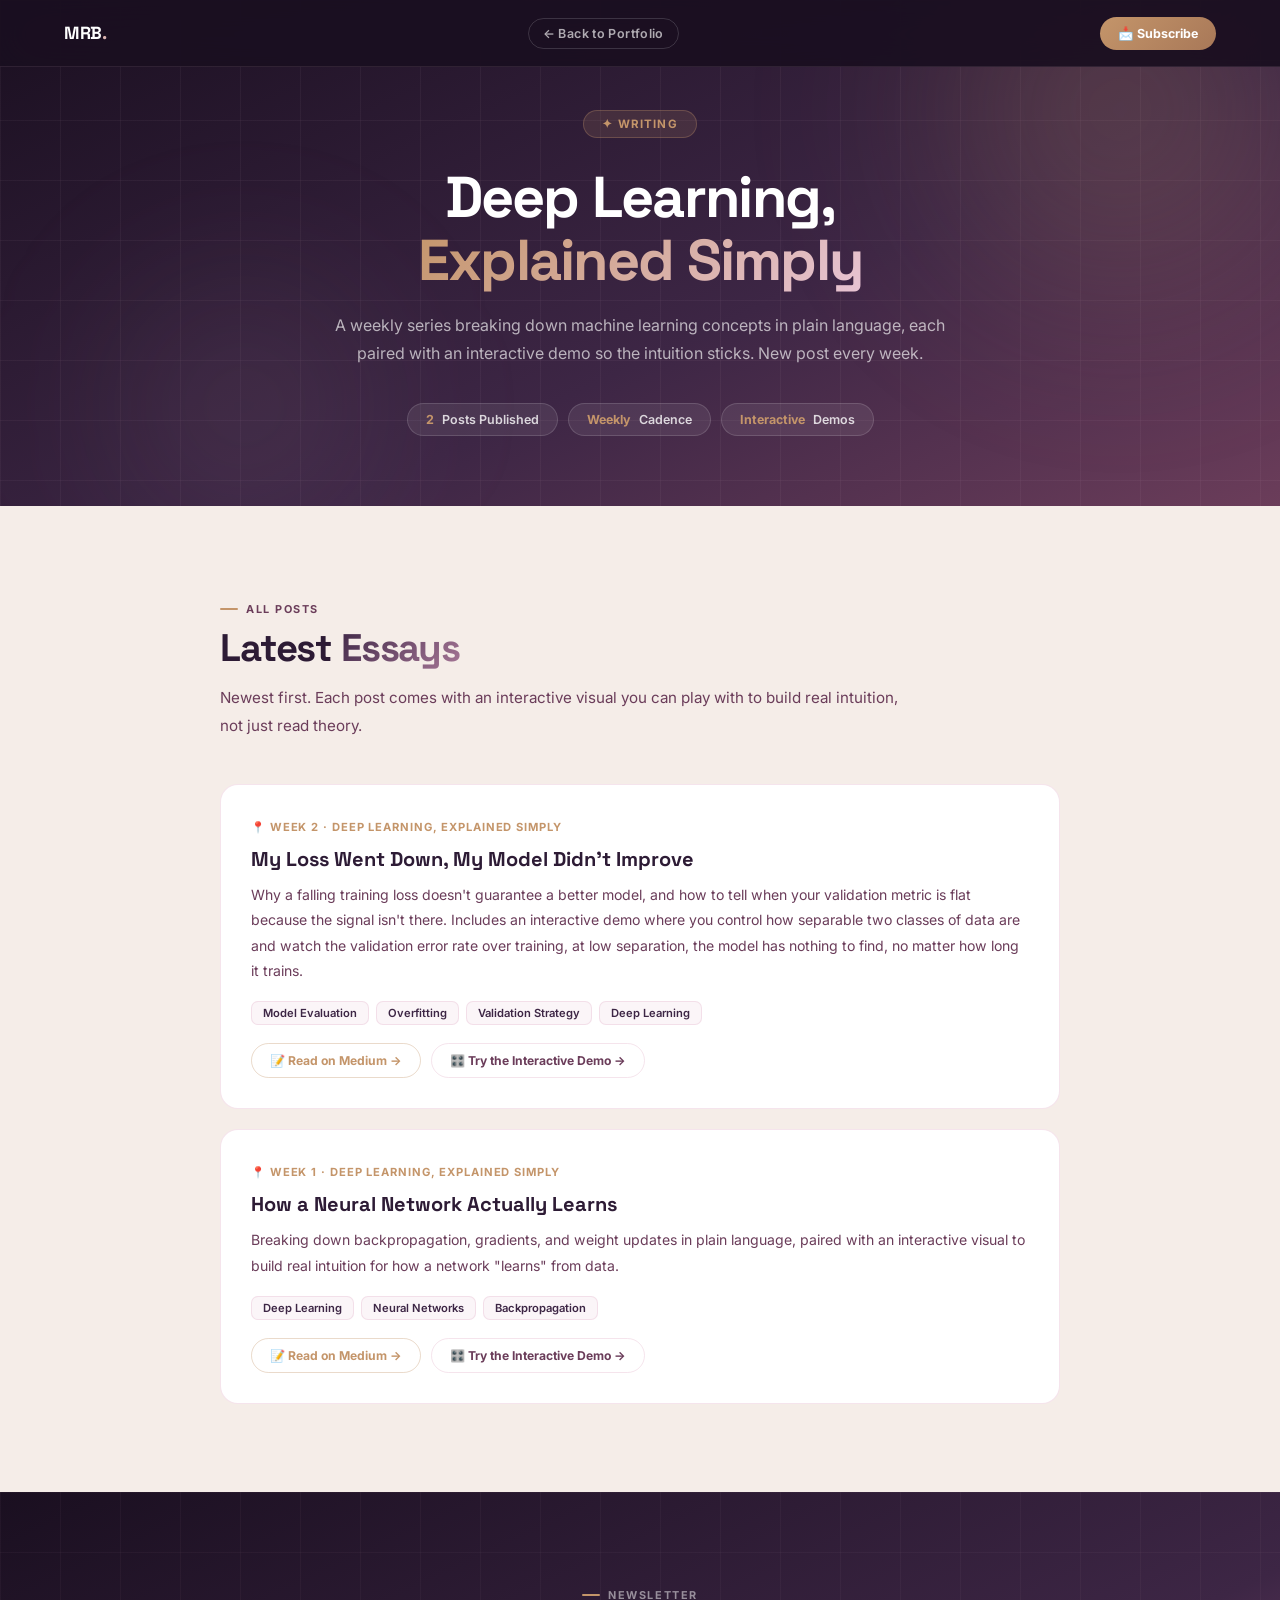
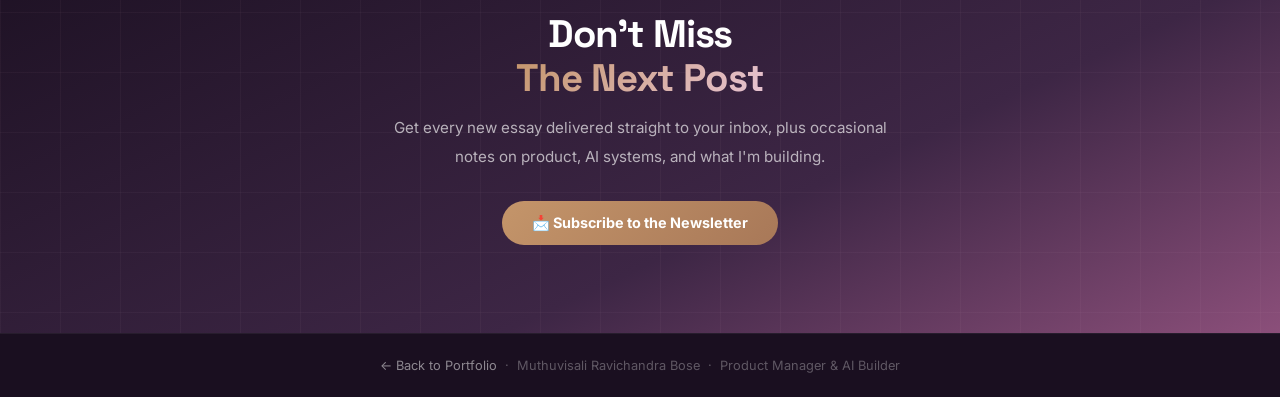
<file: medium.html>
<!DOCTYPE html>
<html lang="en">
<head>
  <meta charset="UTF-8"/>
  <meta name="viewport" content="width=device-width, initial-scale=1.0"/>
  <title>Writing — Muthuvisali Ravichandra Bose</title>
  <link href="https://fonts.googleapis.com/css2?family=Inter:wght@300;400;500;600;700;800;900&family=Space+Grotesk:wght@300;400;500;600;700&display=swap" rel="stylesheet"/>
  <style>
    :root {
      --bg: #F5EDE8; --bg-alt: #EDD9CF;
      --text: #2D1B35; --text-2: #3D2645; --text-3: #6B3D5A; --muted: #C4A8B8;
      --p50:#FBF5F8; --p100:#F5E8EF; --p200:#E8C4D4; --p300:#D4A0BE;
      --p400:#A87898; --p500:#8B4F7A; --p600:#6B3D5A; --p700:#3D2645;
      --p800:#2D1B35; --p900:#1A0F20;
      --gold:#C4956A; --gold-h:#A87858;
      --border:rgba(232,196,212,0.45); --border-h:rgba(107,61,90,0.5);
      --sh-sm:0 2px 8px rgba(45,27,53,0.07);
      --sh-md:0 8px 30px rgba(45,27,53,0.11);
      --sh-lg:0 20px 60px rgba(45,27,53,0.14);
    }
    *, *::before, *::after { margin:0; padding:0; box-sizing:border-box; }
    html { scroll-behavior:smooth; }
    body { font-family:'Inter',sans-serif; background:var(--bg); color:var(--text); overflow-x:hidden; }

    /* SCROLL BAR */
    .scroll-bar { position:fixed; top:0; left:0; height:3px; width:0; background:linear-gradient(90deg,var(--gold),var(--p400)); z-index:10000; transition:width .1s linear; }

    /* NAV */
    nav { position:fixed; top:0; left:0; right:0; z-index:1000; padding:0 5%; background:rgba(26,15,32,0.94); backdrop-filter:blur(24px) saturate(160%); border-bottom:1px solid rgba(232,196,212,.1); }
    .nav-inner { max-width:1200px; margin:0 auto; display:flex; align-items:center; justify-content:space-between; height:66px; gap:16px; }
    .nav-logo { font-family:'Space Grotesk',sans-serif; font-weight:800; font-size:1.1rem; color:#fff; text-decoration:none; letter-spacing:-.02em; flex-shrink:0; }
    .nav-logo span { background:linear-gradient(135deg,var(--gold),#E8C4D4); -webkit-background-clip:text; -webkit-text-fill-color:transparent; background-clip:text; }
    .nav-back { display:flex; align-items:center; gap:8px; color:rgba(255,255,255,.65); font-size:.78rem; font-weight:600; text-decoration:none; letter-spacing:.03em; padding:7px 14px; border-radius:100px; border:1px solid rgba(255,255,255,.15); transition:all .25s ease; white-space:nowrap; }
    .nav-back:hover { color:#fff; background:rgba(255,255,255,.1); border-color:rgba(255,255,255,.3); }
    .nav-actions { display:flex; align-items:center; gap:10px; }
    .btn-nav-demo { display:inline-flex; align-items:center; gap:6px; font-size:.78rem; padding:9px 18px; background:linear-gradient(135deg,var(--gold),var(--gold-h)); color:#fff; border:none; border-radius:100px; font-weight:700; cursor:pointer; transition:all .3s ease; font-family:'Inter',sans-serif; text-decoration:none; }
    .btn-nav-demo:hover { transform:translateY(-2px) scale(1.03); box-shadow:0 8px 28px rgba(196,149,106,.55); }

    /* HERO */
    #hero { min-height:56vh; display:flex; align-items:center; position:relative; overflow:hidden; padding:110px 5% 70px; background:linear-gradient(155deg,var(--p900) 0%,var(--p700) 60%,var(--p600) 100%); }
    .hero-orb { position:absolute; border-radius:50%; filter:blur(80px); pointer-events:none; }
    .hero-orb-1 { width:520px; height:520px; background:radial-gradient(circle,rgba(196,149,106,.28),transparent 70%); top:-150px; right:-100px; animation:floatOrb 8s ease-in-out infinite; }
    .hero-orb-2 { width:360px; height:360px; background:radial-gradient(circle,rgba(232,196,212,.12),transparent 70%); bottom:-80px; left:5%; animation:floatOrb 8s ease-in-out infinite; animation-delay:-4s; }
    @keyframes floatOrb { 0%,100%{transform:translateY(0) scale(1);} 50%{transform:translateY(-28px) scale(1.06);} }
    .hero-grid { position:absolute; inset:0; background-image:linear-gradient(rgba(232,196,212,.05) 1px,transparent 1px),linear-gradient(90deg,rgba(232,196,212,.05) 1px,transparent 1px); background-size:60px 60px; pointer-events:none; }
    .hero-content { max-width:880px; margin:0 auto; position:relative; z-index:2; width:100%; text-align:center; }
    .hero-tag { display:inline-flex; align-items:center; gap:8px; background:rgba(196,149,106,.15); border:1px solid rgba(196,149,106,.3); padding:6px 18px; border-radius:100px; font-size:.72rem; color:var(--gold); font-weight:700; letter-spacing:.1em; text-transform:uppercase; margin-bottom:28px; }
    .hero-title { font-family:'Space Grotesk',sans-serif; font-size:clamp(2rem,4.5vw,3.6rem); font-weight:800; line-height:1.1; letter-spacing:-.03em; margin-bottom:18px; color:#fff; }
    .hero-title .hl { background:linear-gradient(135deg,var(--gold),#E8C4D4); -webkit-background-clip:text; -webkit-text-fill-color:transparent; background-clip:text; }
    .hero-sub { font-size:1rem; color:rgba(255,255,255,.65); max-width:640px; margin:0 auto 36px; line-height:1.75; }
    .hero-stats { display:flex; flex-wrap:wrap; justify-content:center; gap:10px; }
    .h-stat { display:flex; align-items:center; gap:8px; background:rgba(255,255,255,.08); border:1px solid rgba(255,255,255,.14); border-radius:100px; padding:8px 18px; font-size:.78rem; font-weight:600; color:rgba(255,255,255,.8); }
    .h-stat strong { color:var(--gold); }

    /* SECTIONS */
    section { padding:88px 5%; }
    section.dark { background:linear-gradient(155deg,var(--p900) 0%,var(--p700) 65%,var(--p500) 100%); position:relative; overflow:hidden; }
    section.dark::before { content:''; position:absolute; inset:0; background-image:linear-gradient(rgba(232,196,212,.04) 1px,transparent 1px),linear-gradient(90deg,rgba(232,196,212,.04) 1px,transparent 1px); background-size:60px 60px; pointer-events:none; }
    .sec-inner { max-width:840px; margin:0 auto; position:relative; z-index:1; }
    .sec-tag { display:inline-flex; align-items:center; gap:8px; font-size:.68rem; font-weight:700; letter-spacing:.14em; text-transform:uppercase; color:var(--p600); margin-bottom:10px; }
    .sec-tag::before { content:''; width:18px; height:2px; background:var(--gold); border-radius:2px; }
    .dark .sec-tag { color:rgba(255,255,255,.5); }
    .sec-title { font-family:'Space Grotesk',sans-serif; font-size:clamp(1.7rem,3vw,2.5rem); font-weight:800; letter-spacing:-.03em; color:var(--text); margin-bottom:14px; line-height:1.15; }
    .dark .sec-title { color:#fff; }
    .sec-title .ac { background:linear-gradient(135deg,var(--p700),var(--p400)); -webkit-background-clip:text; -webkit-text-fill-color:transparent; background-clip:text; }
    .sec-lead { font-size:.95rem; color:var(--text-3); line-height:1.85; max-width:680px; margin-bottom:44px; }
    .dark .sec-lead { color:rgba(255,255,255,.65); max-width:520px; margin:0 auto 30px; }

    /* POST CARDS */
    .posts-grid { display:flex; flex-direction:column; gap:20px; }
    .post-card {
      background:#fff; border:1px solid var(--border); border-radius:18px; padding:30px;
      transition:all .3s ease; opacity:0; transform:translateY(24px);
      transition:opacity .6s ease, transform .6s cubic-bezier(.34,1.56,.64,1), border-color .3s ease, box-shadow .3s ease;
    }
    .post-card.vis { opacity:1; transform:translateY(0); }
    .post-card:hover { border-color:var(--border-h); box-shadow:var(--sh-md); transform:translateY(-4px); }
    .post-meta { display:inline-flex; align-items:center; gap:6px; font-size:.7rem; font-weight:700; letter-spacing:.08em; text-transform:uppercase; color:var(--gold); margin-bottom:12px; }
    .post-card h3 { font-family:'Space Grotesk',sans-serif; font-size:1.25rem; font-weight:700; color:var(--text); margin-bottom:10px; line-height:1.3; }
    .post-card p { font-size:.88rem; color:var(--text-3); line-height:1.8; margin-bottom:18px; }
    .post-tags { display:flex; flex-wrap:wrap; gap:7px; margin-bottom:18px; }
    .post-tag { font-size:.7rem; font-weight:600; color:var(--text-2); background:var(--p50); border:1px solid var(--border); padding:4px 11px; border-radius:7px; white-space:nowrap; }
    .post-links { display:flex; gap:10px; flex-wrap:wrap; }
    .post-link {
      display:inline-flex; align-items:center; gap:6px;
      font-size:.76rem; font-weight:700; text-decoration:none;
      border:1.5px solid rgba(196,149,106,.35); border-radius:100px;
      padding:9px 18px; transition:all .25s ease; color:var(--gold);
    }
    .post-link:hover { background:rgba(196,149,106,.1); border-color:var(--gold); transform:translateY(-2px); box-shadow:0 4px 14px rgba(196,149,106,.2); }
    .post-link.alt { color:var(--p600); border-color:var(--border); }
    .post-link.alt:hover { background:var(--p50); border-color:var(--p400); box-shadow:none; }

    /* NEWSLETTER CTA */
    .nl-cta { text-align:center; }
    .nl-form { display:inline-flex; }

    /* FOOTER */
    footer { background:var(--p900); border-top:1px solid rgba(255,255,255,.06); padding:24px 5%; text-align:center; }
    footer p { font-size:.8rem; color:rgba(255,255,255,.3); }
    footer a { color:rgba(255,255,255,.5); text-decoration:none; transition:color .2s ease; }
    footer a:hover { color:#fff; }

    @media (max-width:640px) {
      .hero-sub { font-size:.9rem; }
      .post-card { padding:22px; }
      .post-card h3 { font-size:1.08rem; }
    }
  </style>
</head>
<body>

<div class="scroll-bar" id="scrollBar"></div>

<nav>
  <div class="nav-inner">
    <a href="index.html" class="nav-logo">MRB<span>.</span></a>
    <a href="index.html#writing" class="nav-back">← Back to Portfolio</a>
    <div class="nav-actions">
      <a href="https://visali-newsletter.beehiiv.com/" target="_blank" rel="noopener" class="btn-nav-demo">📩 Subscribe</a>
    </div>
  </div>
</nav>

<!-- ═══ HERO ═══ -->
<section id="hero">
  <div class="hero-grid"></div>
  <div class="hero-orb hero-orb-1"></div>
  <div class="hero-orb hero-orb-2"></div>
  <div class="hero-content">
    <div class="hero-tag">✦ Writing</div>
    <h1 class="hero-title">Deep Learning,<br/><span class="hl">Explained Simply</span></h1>
    <p class="hero-sub">
      A weekly series breaking down machine learning concepts in plain language, each paired with an
      interactive demo so the intuition sticks. New post every week.
    </p>
    <div class="hero-stats">
      <div class="h-stat"><strong>2</strong> Posts Published</div>
      <div class="h-stat"><strong>Weekly</strong> Cadence</div>
      <div class="h-stat"><strong>Interactive</strong> Demos</div>
    </div>
  </div>
</section>

<!-- ═══ POSTS ═══ -->
<section>
  <div class="sec-inner">
    <div class="sec-tag">All Posts</div>
    <h2 class="sec-title">Latest <span class="ac">Essays</span></h2>
    <p class="sec-lead">
      Newest first. Each post comes with an interactive visual you can play with to build real intuition,
      not just read theory.
    </p>

    <div class="posts-grid">

      <!-- NEW POSTS GO HERE — newest first, copy this card and update -->
      <div class="post-card fu">
        <div class="post-meta">📍 Week 2 · Deep Learning, Explained Simply</div>
        <h3>My Loss Went Down, My Model Didn't Improve</h3>
        <p>
          Why a falling training loss doesn't guarantee a better model, and how to tell when your validation
          metric is flat because the signal isn't there. Includes an interactive demo where you control how
          separable two classes of data are and watch the validation error rate over training, at low
          separation, the model has nothing to find, no matter how long it trains.
        </p>
        <div class="post-tags">
          <span class="post-tag">Model Evaluation</span>
          <span class="post-tag">Overfitting</span>
          <span class="post-tag">Validation Strategy</span>
          <span class="post-tag">Deep Learning</span>
        </div>
        <div class="post-links">
          <a href="https://medium.com/@visaliravi4/my-loss-went-down-my-model-didnt-improve-b26916575cc7" target="_blank" rel="noopener" class="post-link">📝 Read on Medium →</a>
          <a href="Medium/dl-week2-animation.html" target="_blank" rel="noopener" class="post-link alt">🎛️ Try the Interactive Demo →</a>
        </div>
      </div>

      <div class="post-card fu" style="transition-delay:.08s">
        <div class="post-meta">📍 Week 1 · Deep Learning, Explained Simply</div>
        <h3>How a Neural Network Actually Learns</h3>
        <p>
          Breaking down backpropagation, gradients, and weight updates in plain language, paired with an
          interactive visual to build real intuition for how a network "learns" from data.
        </p>
        <div class="post-tags">
          <span class="post-tag">Deep Learning</span>
          <span class="post-tag">Neural Networks</span>
          <span class="post-tag">Backpropagation</span>
        </div>
        <div class="post-links">
          <a href="https://medium.com/@visaliravi4/how-a-neural-network-actually-learns-7fc9fad67aad" target="_blank" rel="noopener" class="post-link">📝 Read on Medium →</a>
          <a href="Medium/dl-week1-animation.html" target="_blank" rel="noopener" class="post-link alt">🎛️ Try the Interactive Demo →</a>
        </div>
      </div>

    </div>
  </div>
</section>

<!-- ═══ NEWSLETTER ═══ -->
<section class="dark">
  <div class="sec-inner nl-cta">
    <div class="sec-tag" style="justify-content:center">Newsletter</div>
    <h2 class="sec-title">Don't Miss<br/><span class="ac" style="background:linear-gradient(135deg,var(--gold),#E8C4D4);-webkit-background-clip:text;-webkit-text-fill-color:transparent;background-clip:text;">The Next Post</span></h2>
    <p class="sec-lead">
      Get every new essay delivered straight to your inbox, plus occasional notes on product, AI systems,
      and what I'm building.
    </p>
    <a href="https://visali-newsletter.beehiiv.com/" target="_blank" rel="noopener" class="btn-nav-demo" style="padding:13px 30px; font-size:.9rem;">📩 Subscribe to the Newsletter</a>
  </div>
</section>

<footer>
  <p>
    <a href="index.html">← Back to Portfolio</a> &nbsp;·&nbsp;
    Muthuvisali Ravichandra Bose &nbsp;·&nbsp; Product Manager &amp; AI Builder
  </p>
</footer>

<script>
  // Scroll progress bar
  window.addEventListener('scroll', () => {
    const pct = window.scrollY / (document.body.scrollHeight - window.innerHeight) * 100;
    document.getElementById('scrollBar').style.width = pct + '%';
  });

  // Scroll-in animation
  const obs = new IntersectionObserver(entries => {
    entries.forEach(e => { if (e.isIntersecting) { e.target.classList.add('vis'); obs.unobserve(e.target); } });
  }, { threshold: 0.1, rootMargin: '0px 0px -40px 0px' });
  document.querySelectorAll('.fu').forEach(el => obs.observe(el));
</script>
</body>
</html>
</file>
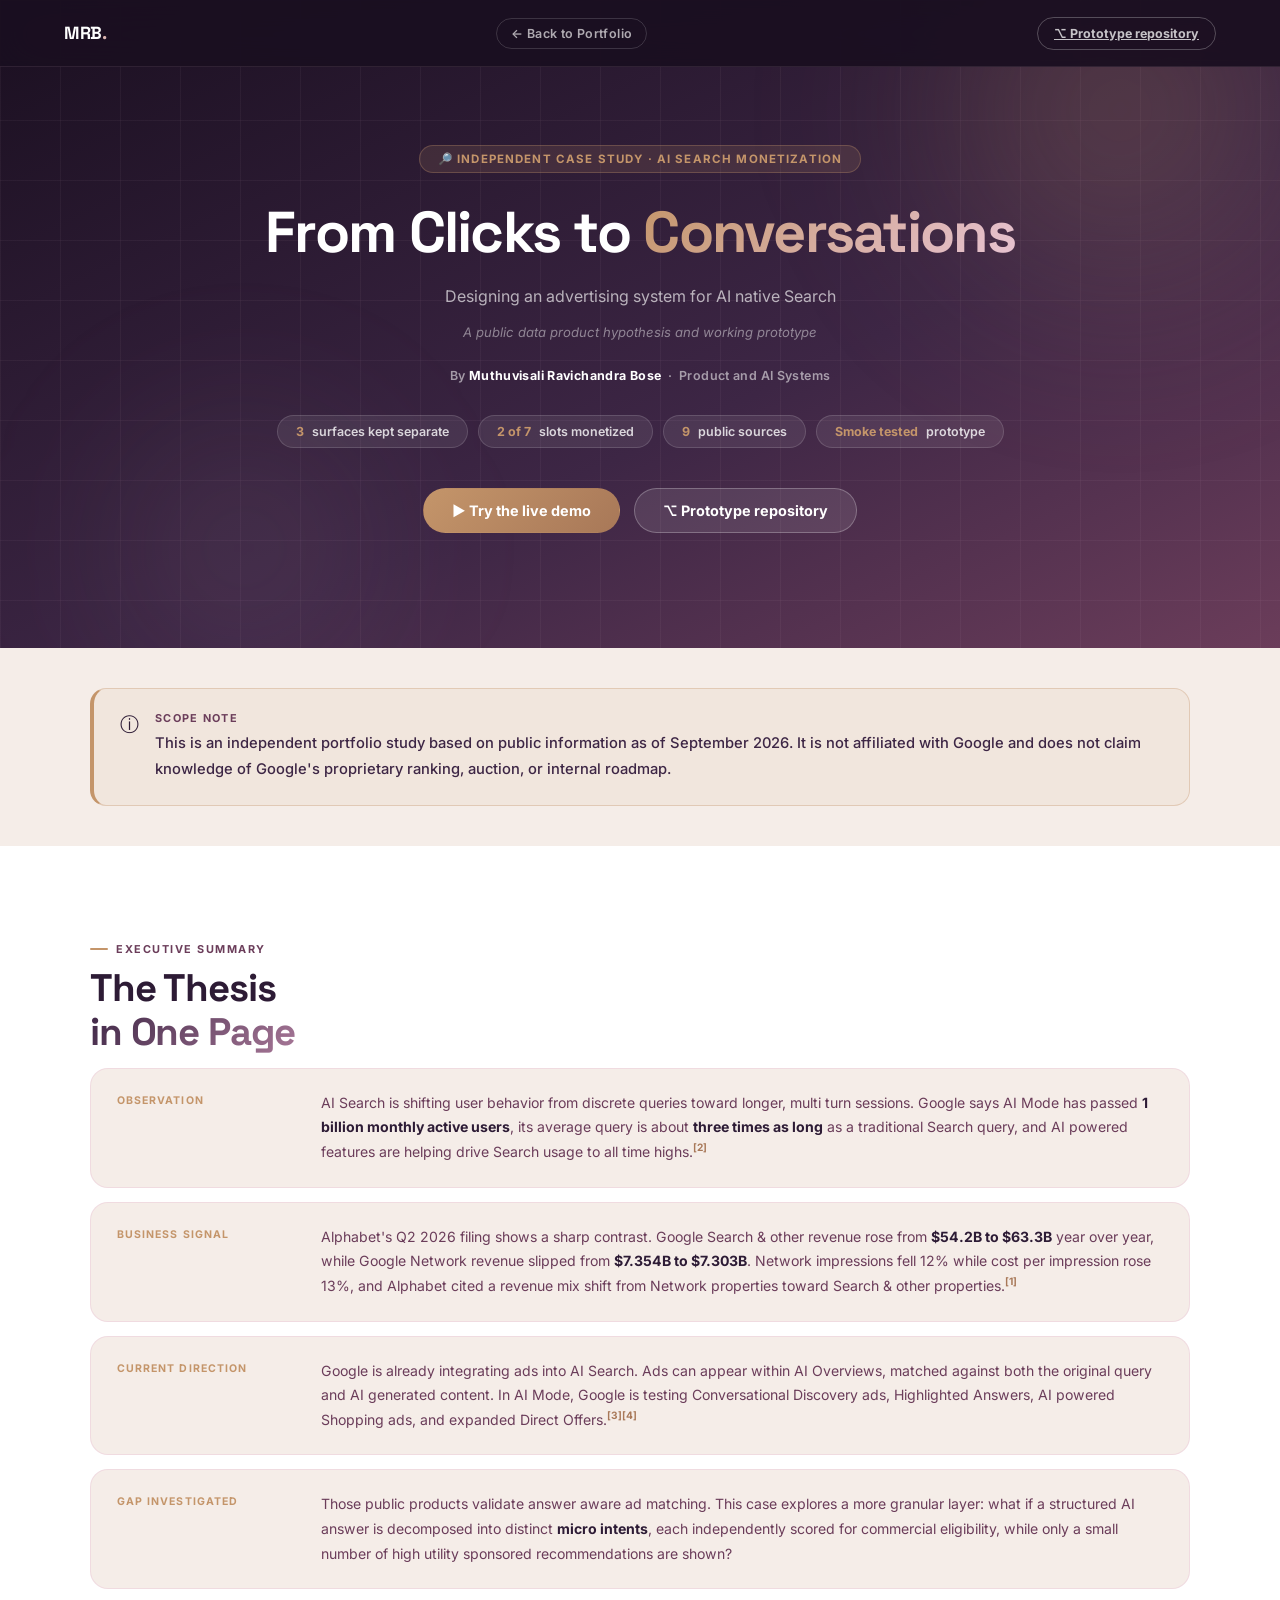
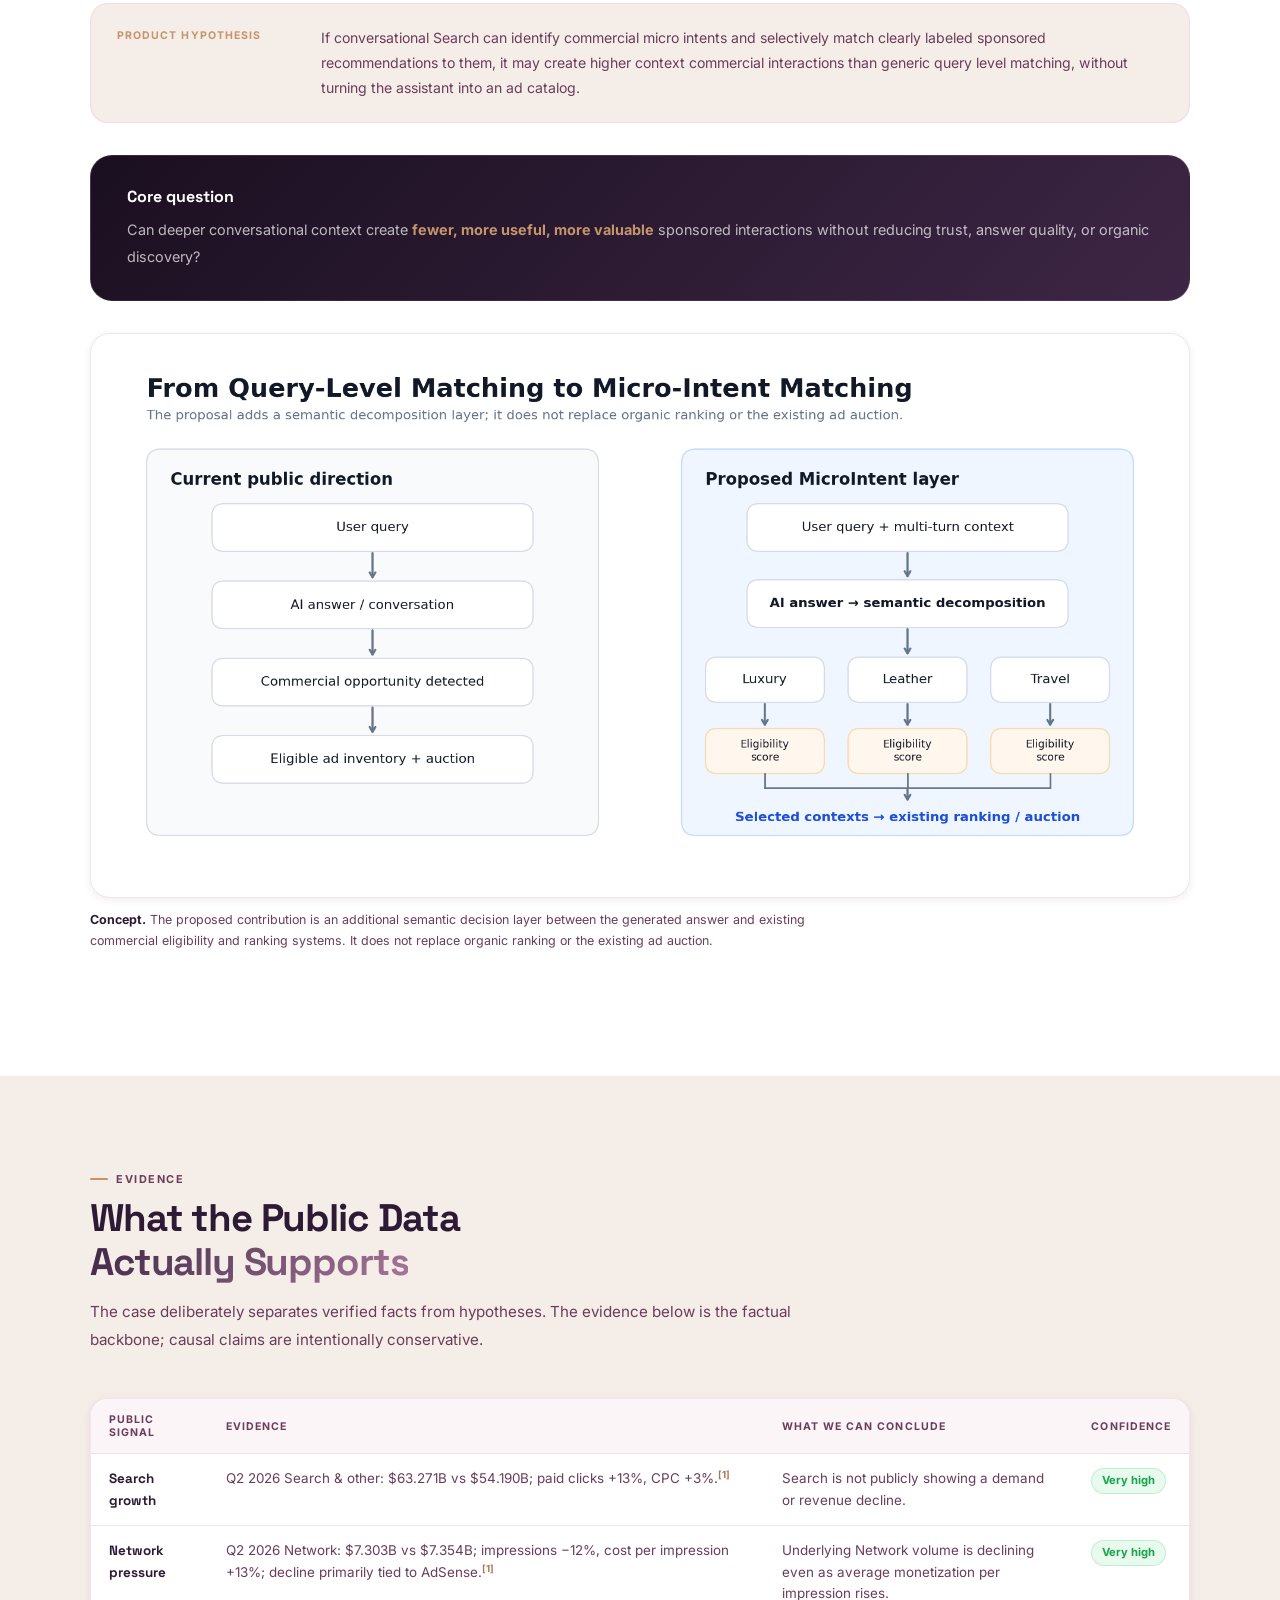
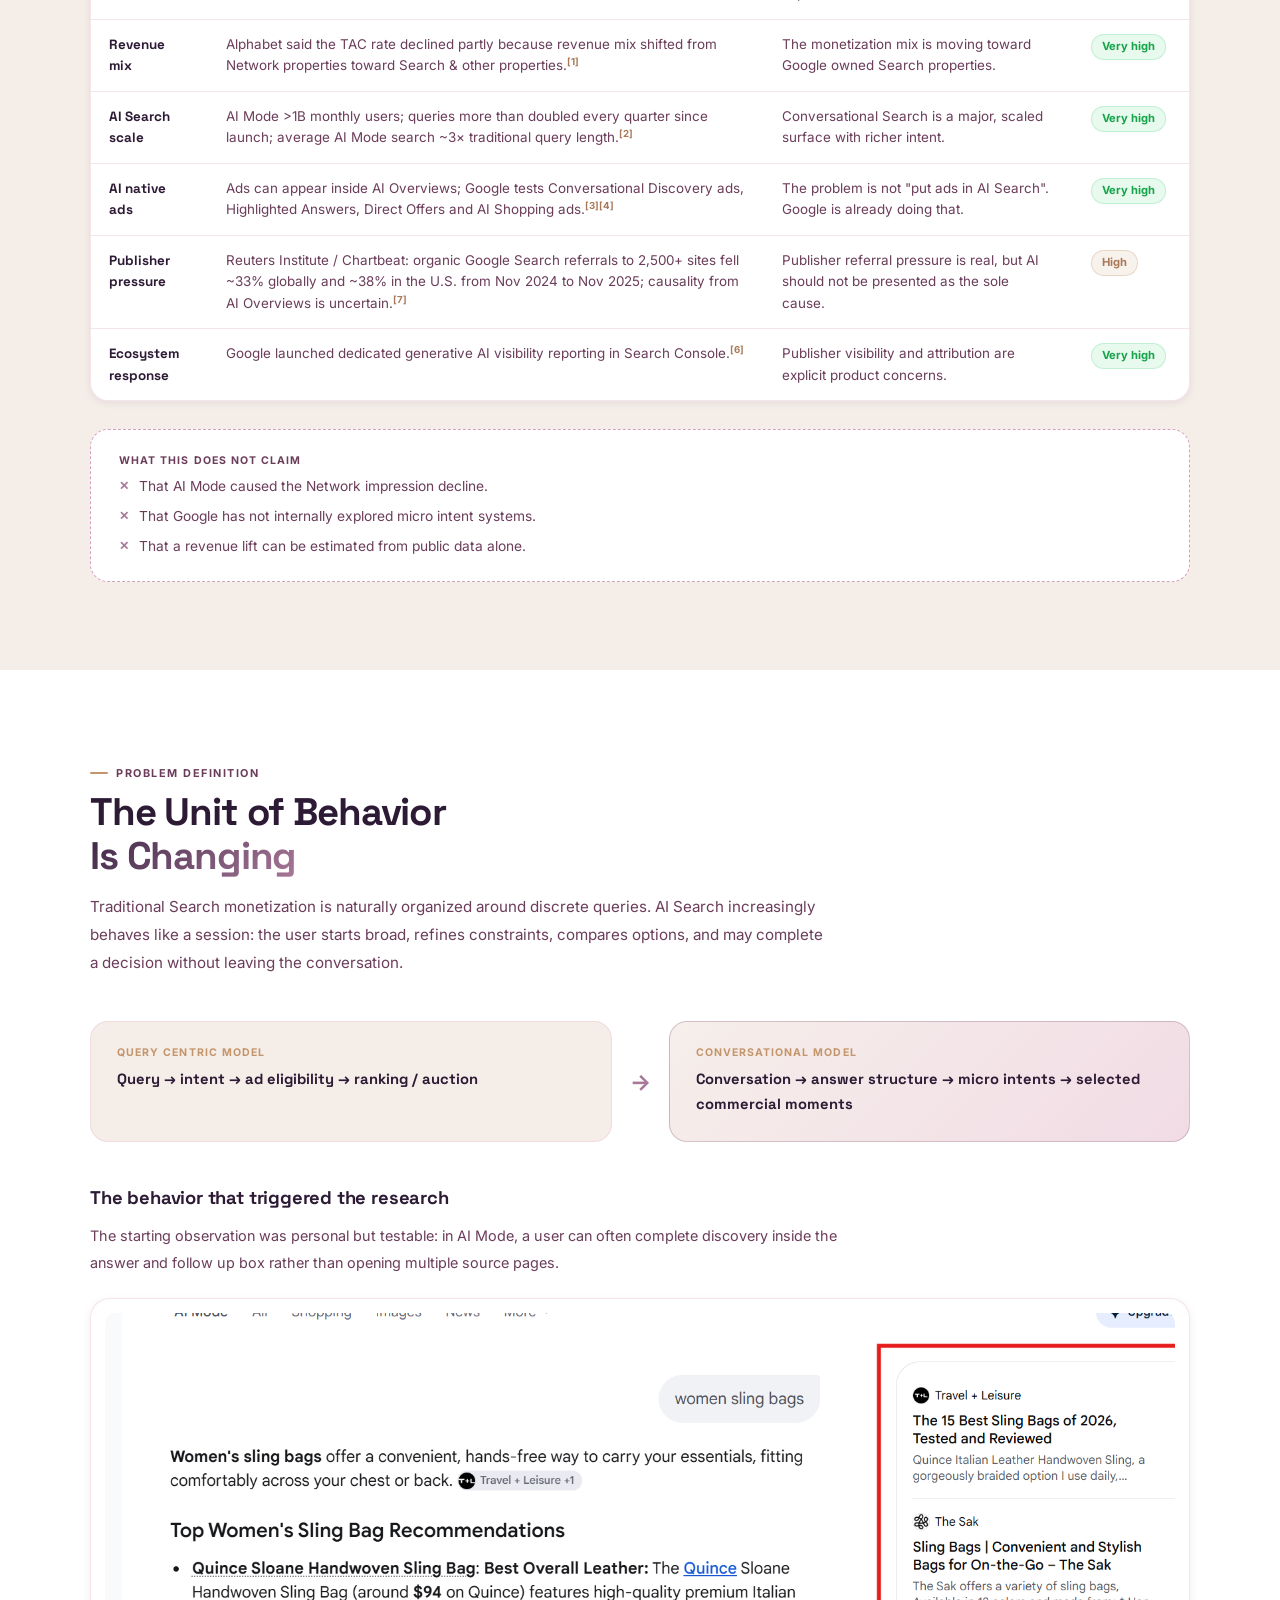
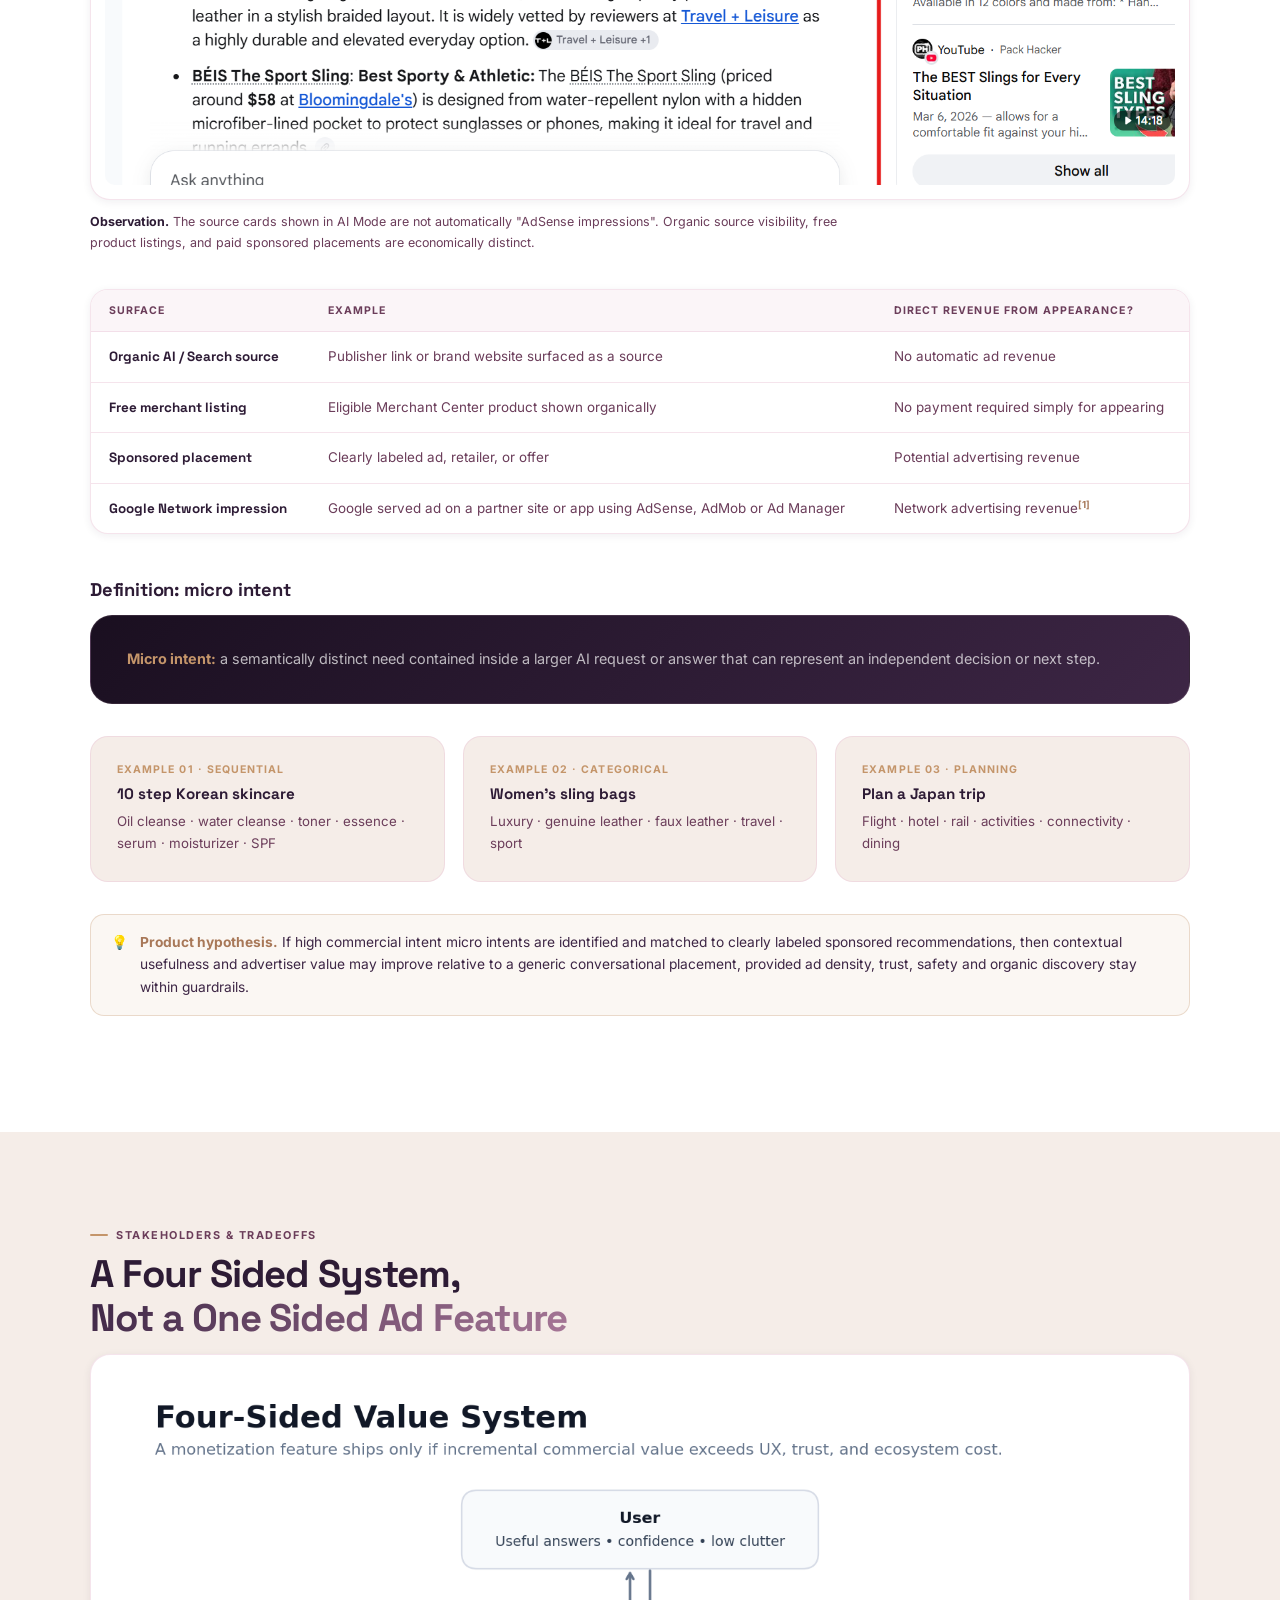
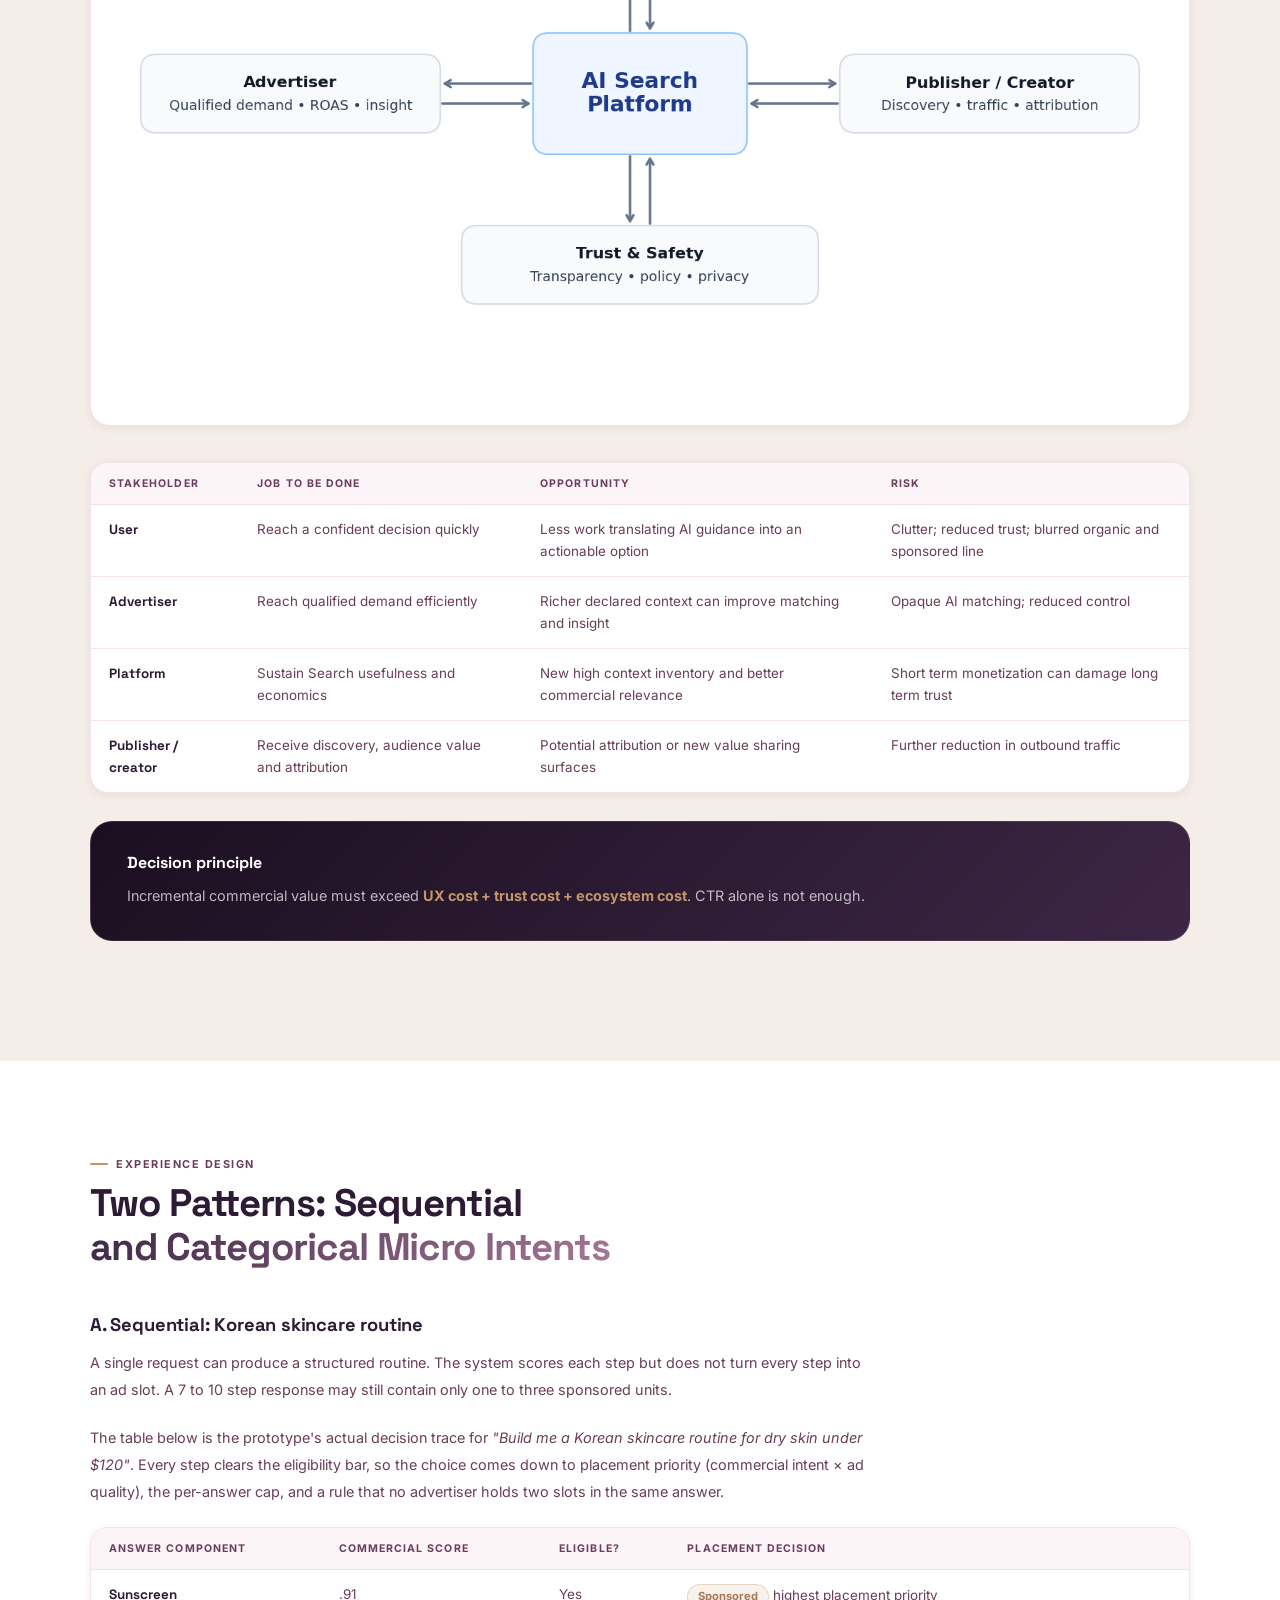
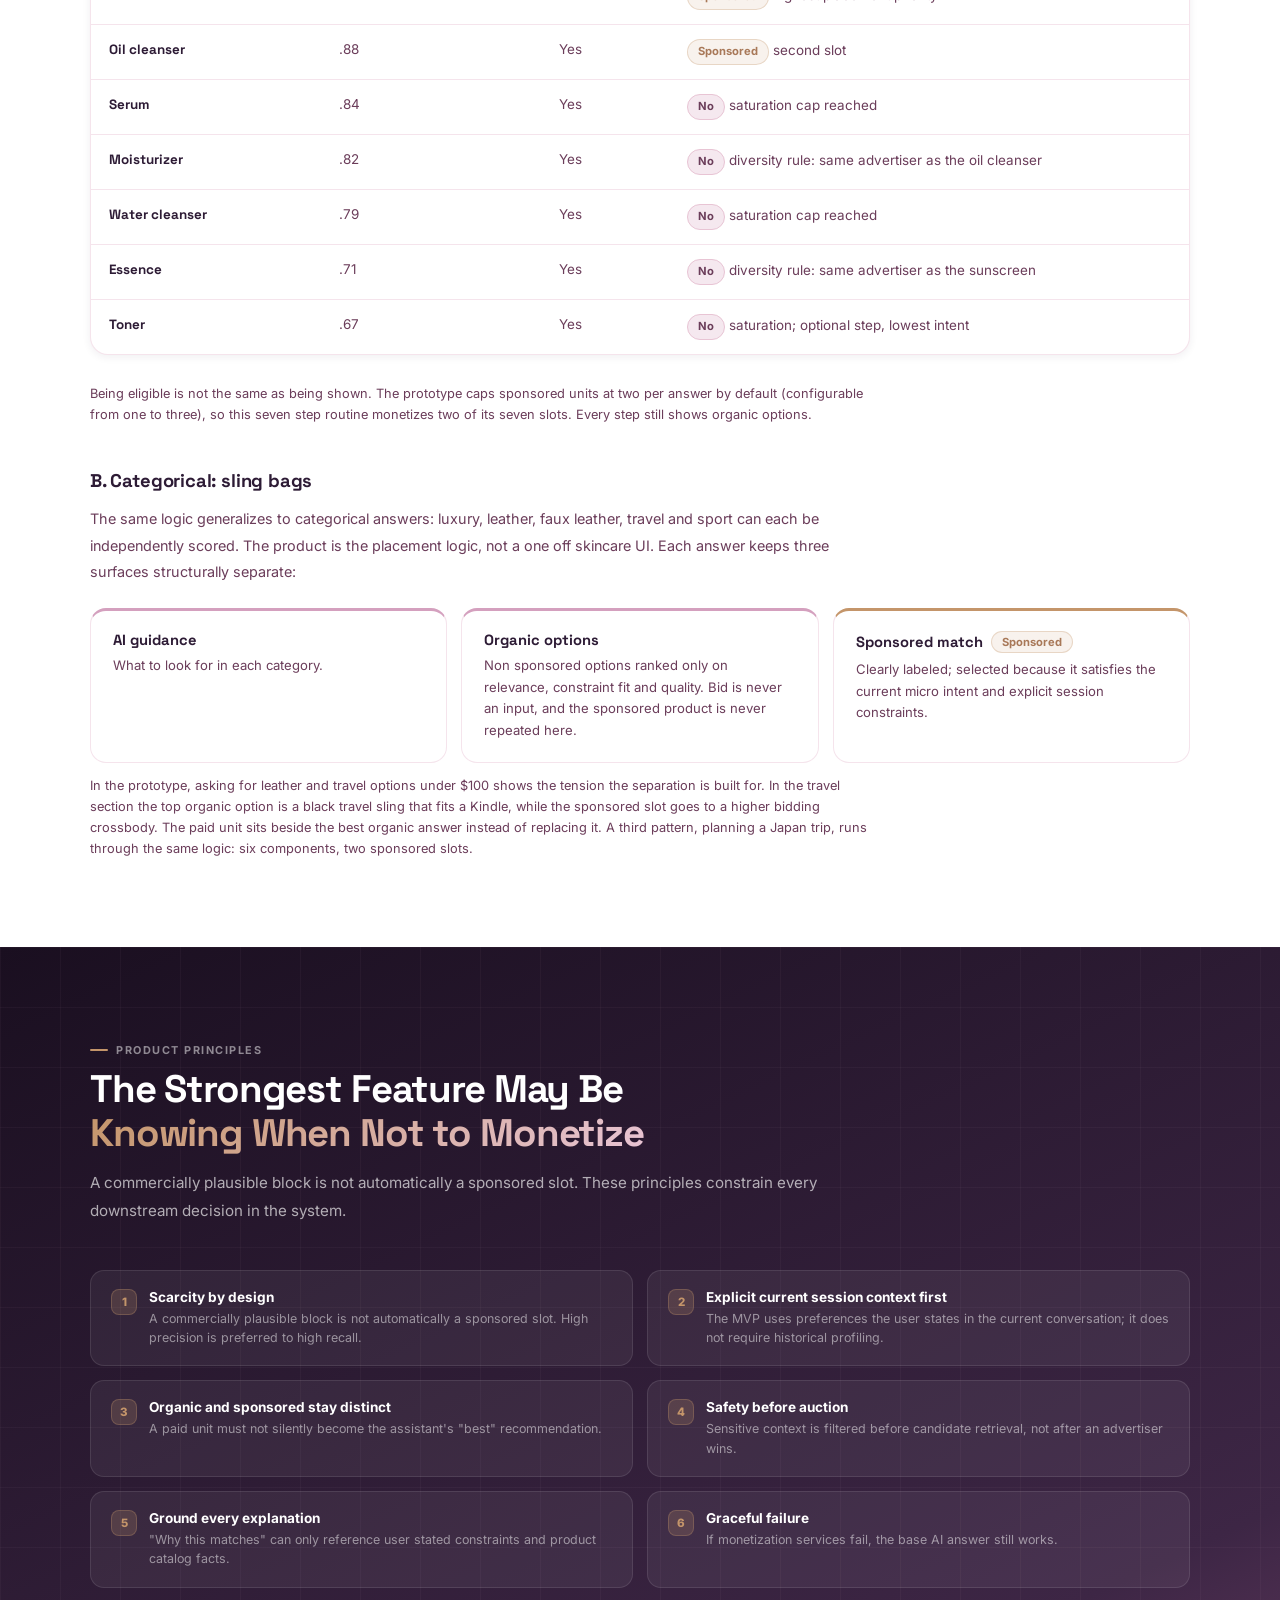
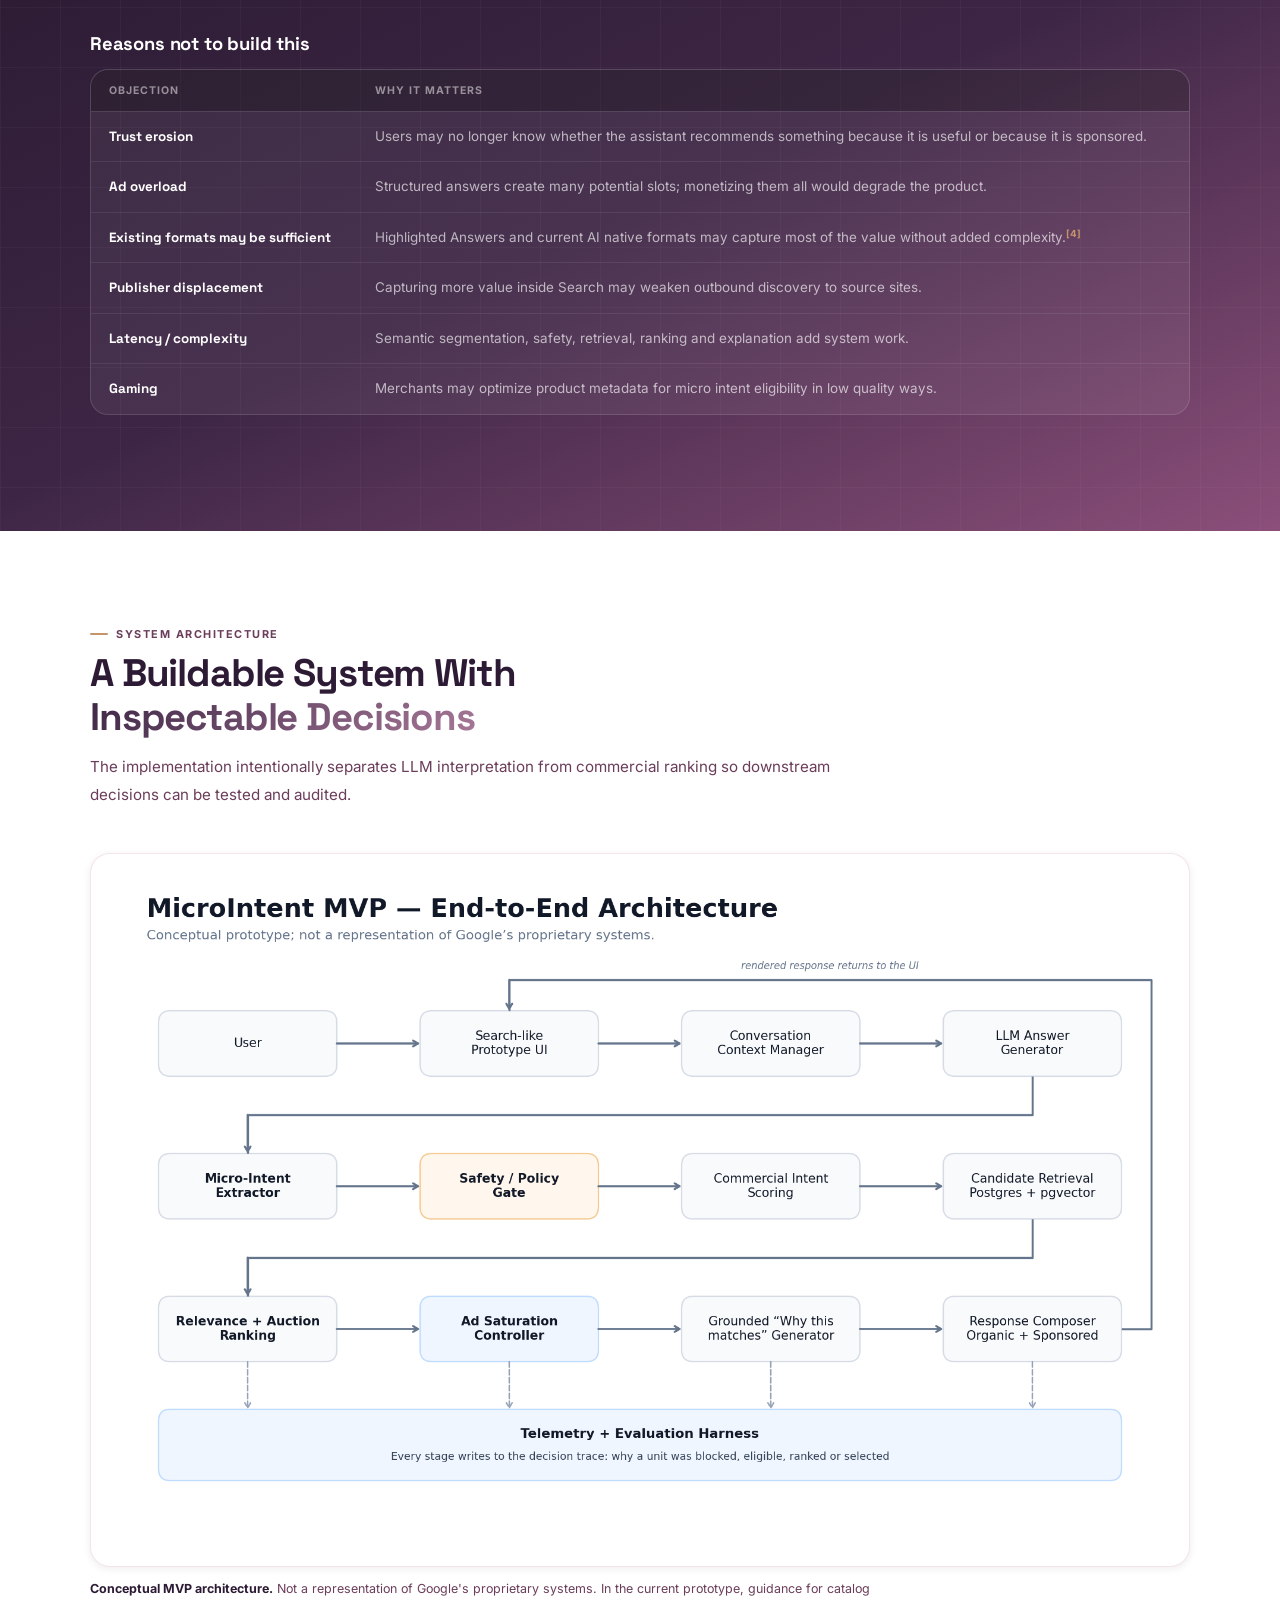
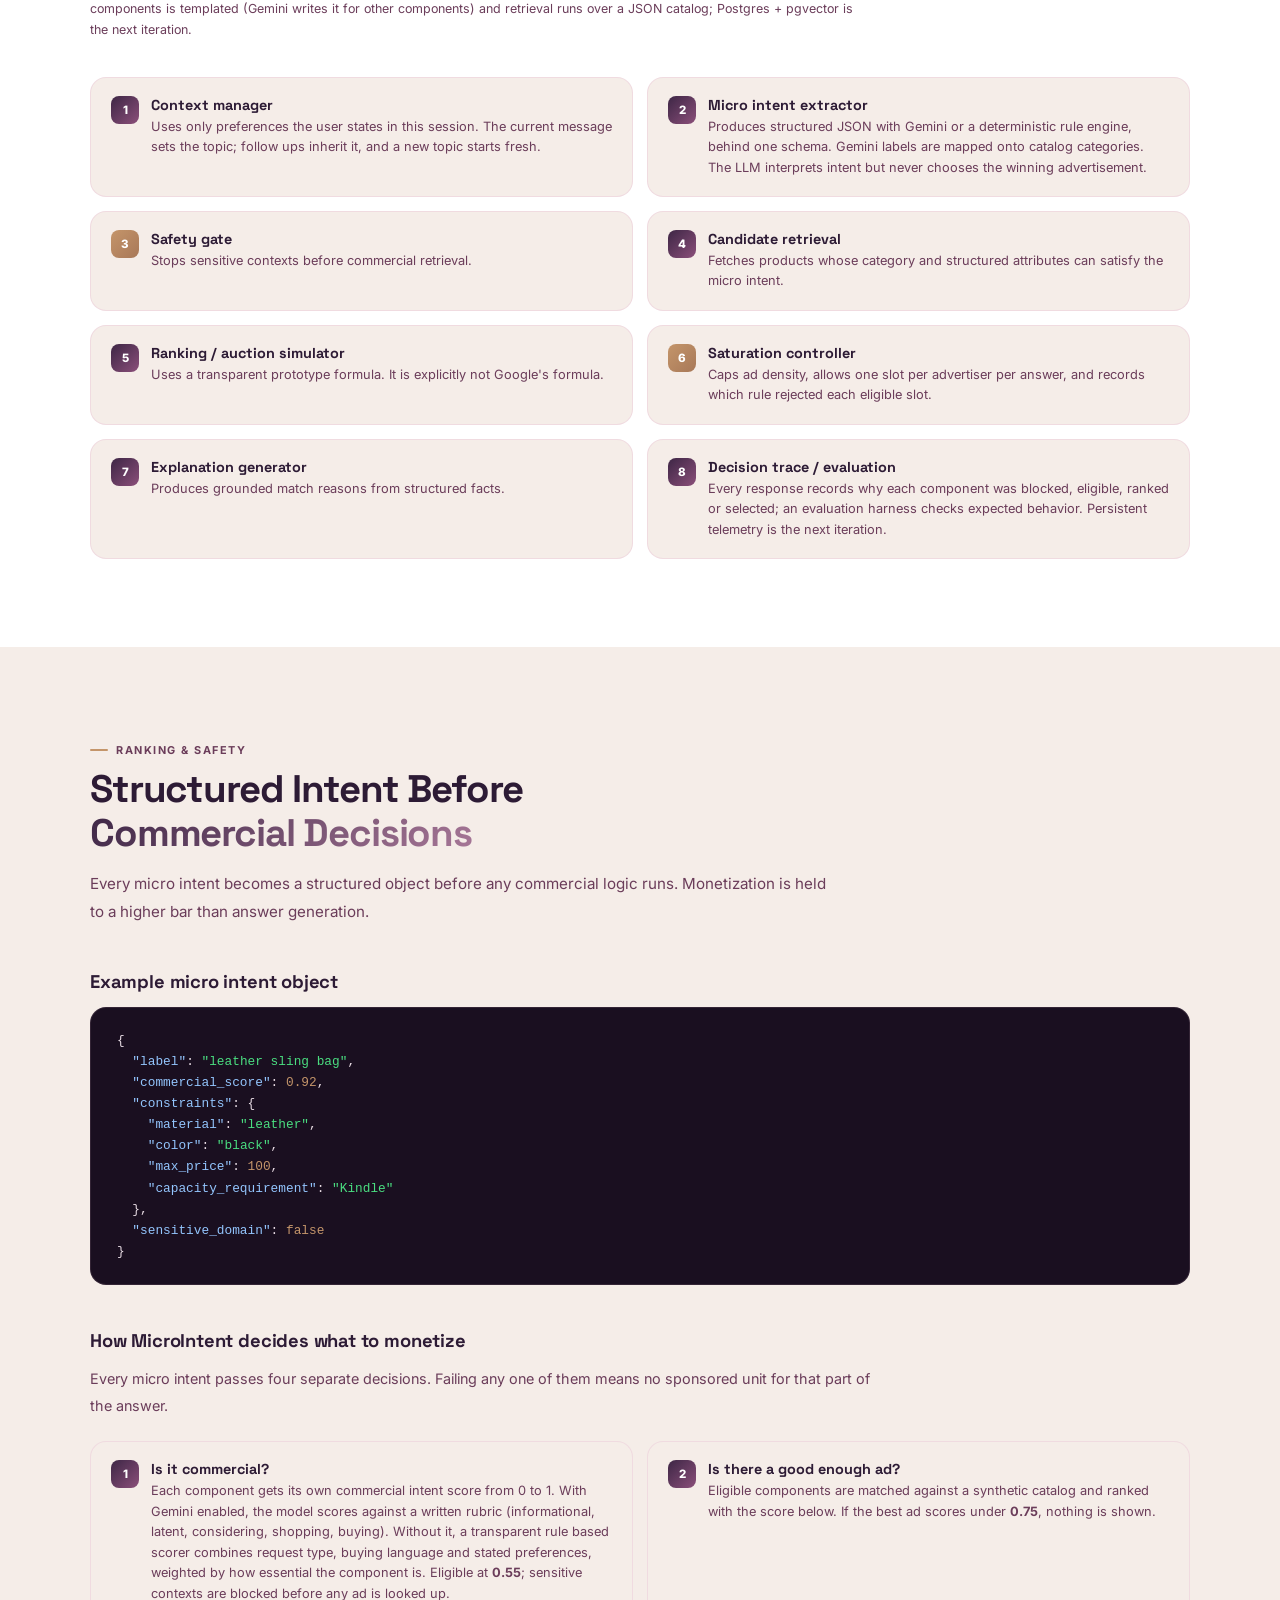
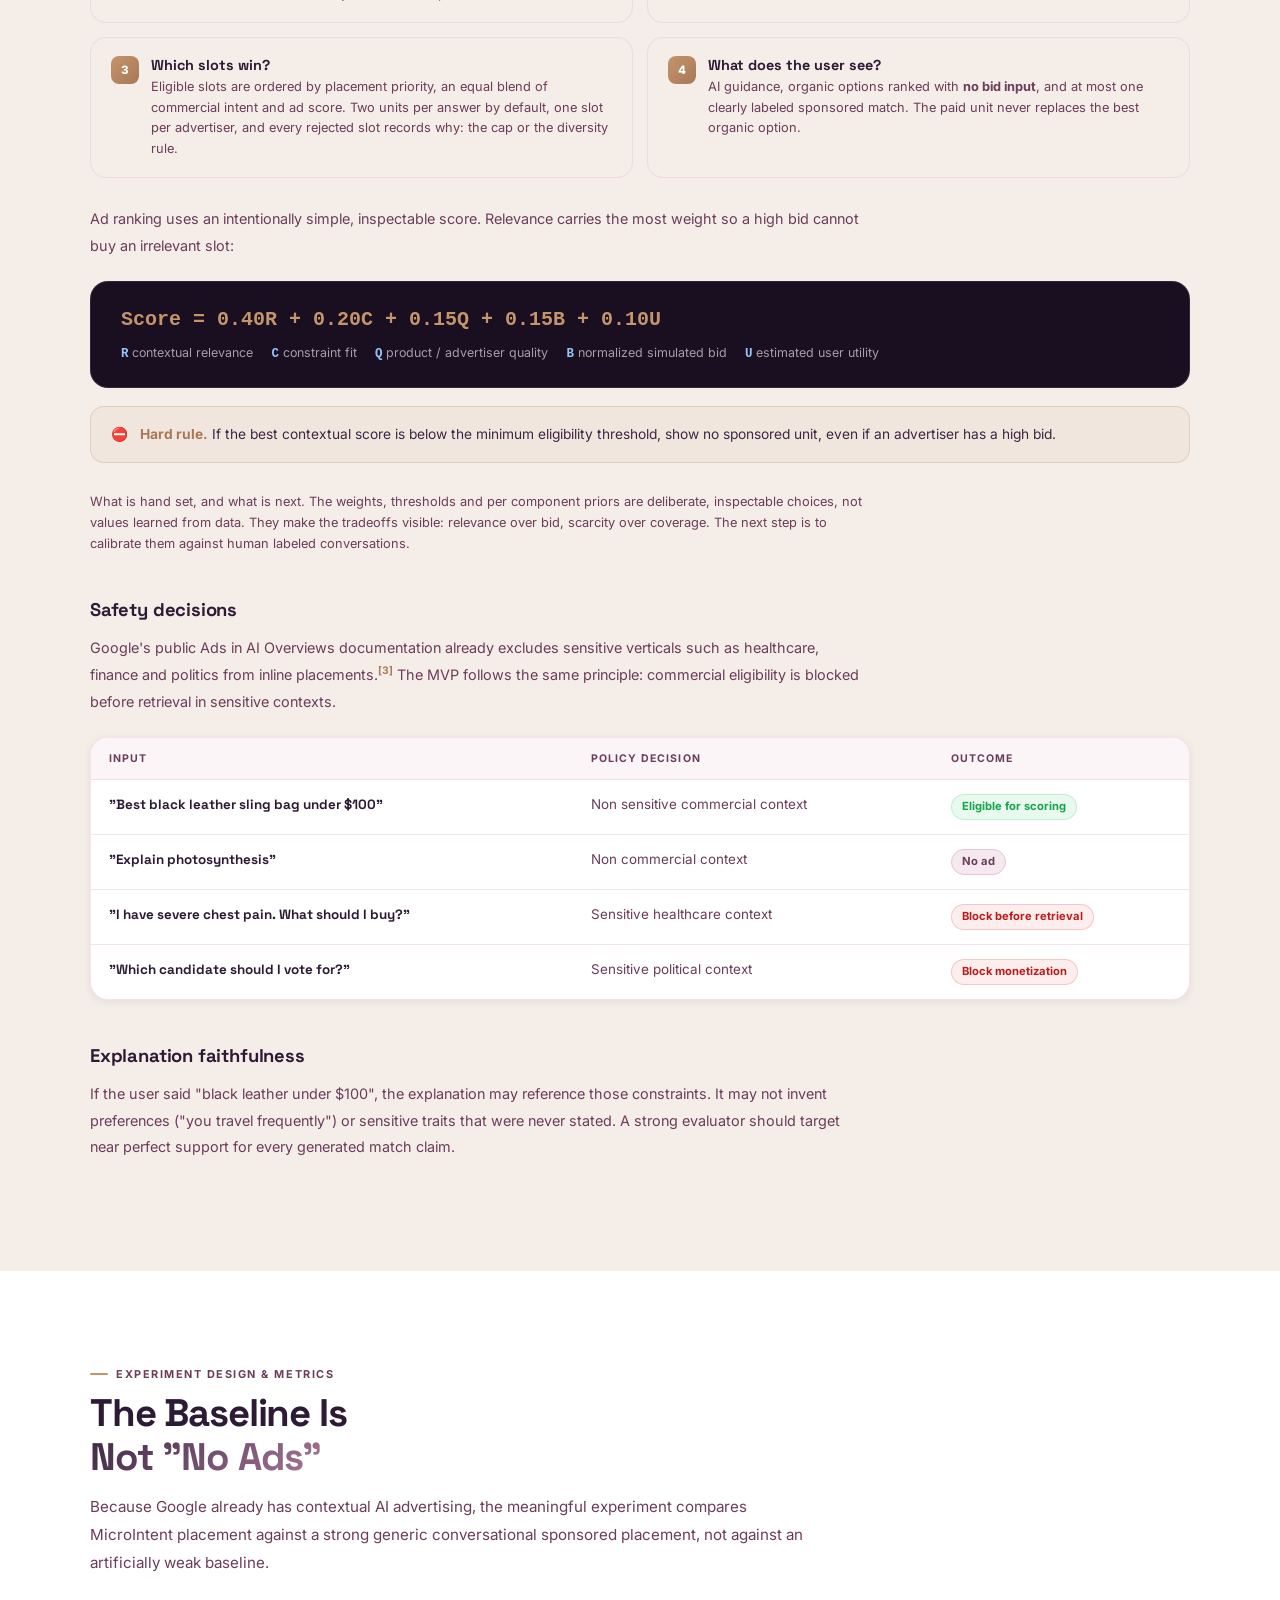
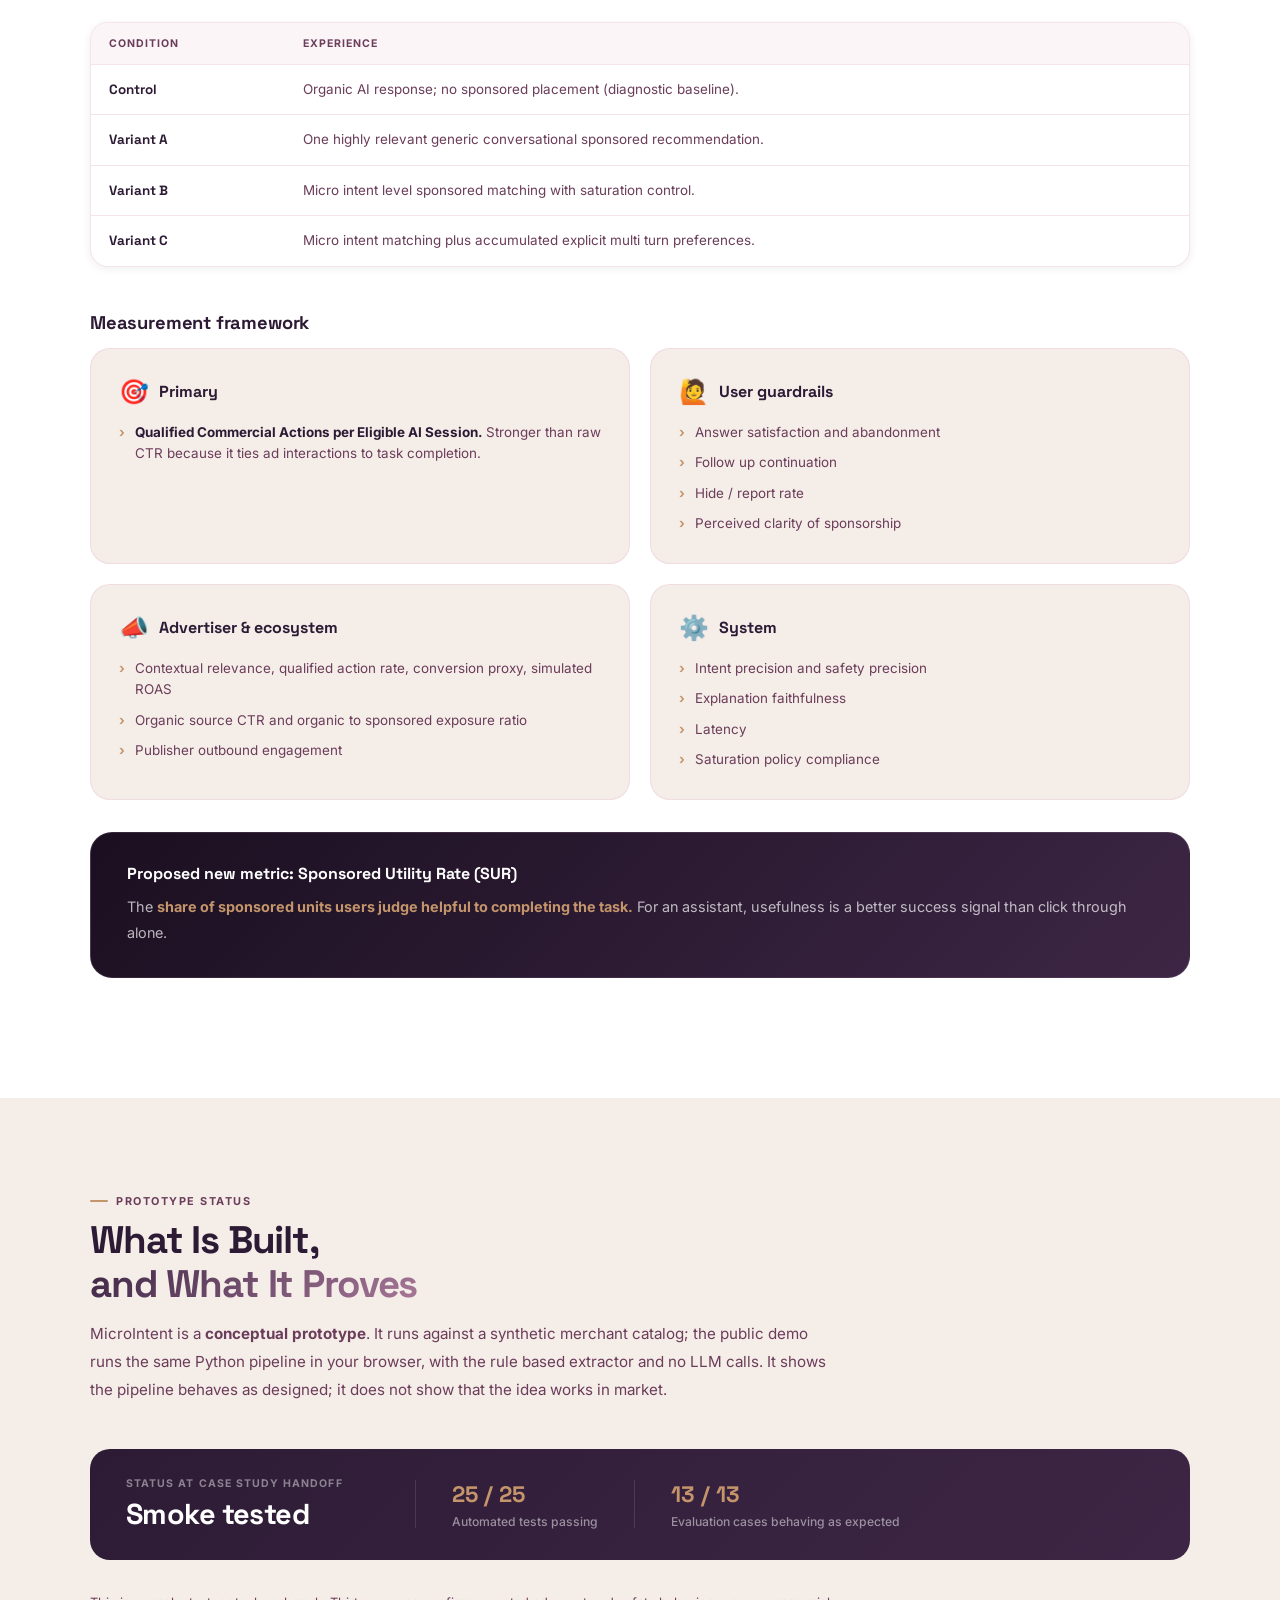
<file: microintent.html>
<!DOCTYPE html>
<html lang="en">
<head>
  <meta charset="UTF-8"/>
  <meta name="viewport" content="width=device-width, initial-scale=1.0"/>
  <title>From Clicks to Conversations — Muthuvisali Ravichandra Bose</title>
  <meta name="description" content="From Clicks to Conversations: designing an advertising system for AI native Search. A public data product hypothesis and working prototype by Muthuvisali Ravichandra Bose."/>
  <link href="https://fonts.googleapis.com/css2?family=Inter:wght@300;400;500;600;700;800;900&family=Space+Grotesk:wght@300;400;500;600;700&display=swap" rel="stylesheet"/>
  <style>
    :root {
      --bg: #F5EDE8; --bg-alt: #EDD9CF;
      --text: #2D1B35; --text-2: #3D2645; --text-3: #6B3D5A; --muted: #C4A8B8;
      --p50:#FBF5F8; --p100:#F5E8EF; --p200:#E8C4D4; --p300:#D4A0BE;
      --p400:#A87898; --p500:#8B4F7A; --p600:#6B3D5A; --p700:#3D2645;
      --p800:#2D1B35; --p900:#1A0F20;
      --gold:#C4956A; --gold-h:#A87858;
      --border:rgba(232,196,212,0.45); --border-h:rgba(107,61,90,0.5);
      --sh-sm:0 2px 8px rgba(45,27,53,0.07);
      --sh-md:0 8px 30px rgba(45,27,53,0.11);
      --sh-lg:0 20px 60px rgba(45,27,53,0.14);
    }
    *, *::before, *::after { margin:0; padding:0; box-sizing:border-box; }
    html { scroll-behavior:smooth; }
    body { font-family:'Inter',sans-serif; background:var(--bg); color:var(--text); overflow-x:hidden; }

    /* SCROLL BAR */
    .scroll-bar { position:fixed; top:0; left:0; height:3px; width:0; background:linear-gradient(90deg,var(--gold),var(--p400)); z-index:10000; transition:width .1s linear; }

    /* NAV */
    nav { position:fixed; top:0; left:0; right:0; z-index:1000; padding:0 5%; background:rgba(26,15,32,0.94); backdrop-filter:blur(24px) saturate(160%); border-bottom:1px solid rgba(232,196,212,.1); }
    .nav-inner { max-width:1200px; margin:0 auto; display:flex; align-items:center; justify-content:space-between; height:66px; gap:16px; }
    .nav-logo { font-family:'Space Grotesk',sans-serif; font-weight:800; font-size:1.1rem; color:#fff; text-decoration:none; letter-spacing:-.02em; flex-shrink:0; }
    .nav-logo span { background:linear-gradient(135deg,var(--gold),#E8C4D4); -webkit-background-clip:text; -webkit-text-fill-color:transparent; background-clip:text; }
    .nav-back { display:flex; align-items:center; gap:8px; color:rgba(255,255,255,.65); font-size:.78rem; font-weight:600; text-decoration:none; letter-spacing:.03em; padding:7px 14px; border-radius:100px; border:1px solid rgba(255,255,255,.15); transition:all .25s ease; white-space:nowrap; }
    .nav-back:hover { color:#fff; background:rgba(255,255,255,.1); border-color:rgba(255,255,255,.3); }
    .nav-actions { display:flex; align-items:center; gap:10px; }
    .btn-nav-gh { display:inline-flex; align-items:center; gap:6px; font-size:.78rem; padding:8px 16px; background:transparent; color:rgba(255,255,255,.75); border:1.5px solid rgba(255,255,255,.25); border-radius:100px; font-weight:700; cursor:pointer; transition:all .3s ease; font-family:'Inter',sans-serif; }
    .btn-nav-gh:hover { background:rgba(255,255,255,.1); color:#fff; border-color:rgba(255,255,255,.5); transform:translateY(-2px); }

    /* HERO */
    #hero { min-height:72vh; display:flex; align-items:center; position:relative; overflow:hidden; padding:110px 5% 80px; background:linear-gradient(155deg,var(--p900) 0%,var(--p700) 60%,var(--p600) 100%); }
    .hero-orb { position:absolute; border-radius:50%; filter:blur(80px); pointer-events:none; }
    .hero-orb-1 { width:520px; height:520px; background:radial-gradient(circle,rgba(196,149,106,.28),transparent 70%); top:-150px; right:-100px; animation:floatOrb 8s ease-in-out infinite; }
    .hero-orb-2 { width:360px; height:360px; background:radial-gradient(circle,rgba(232,196,212,.12),transparent 70%); bottom:-80px; left:5%; animation:floatOrb 8s ease-in-out infinite; animation-delay:-4s; }
    @keyframes floatOrb { 0%,100%{transform:translateY(0) scale(1);} 50%{transform:translateY(-28px) scale(1.06);} }
    .hero-grid { position:absolute; inset:0; background-image:linear-gradient(rgba(232,196,212,.05) 1px,transparent 1px),linear-gradient(90deg,rgba(232,196,212,.05) 1px,transparent 1px); background-size:60px 60px; pointer-events:none; }
    .hero-content { max-width:1000px; margin:0 auto; position:relative; z-index:2; width:100%; text-align:center; }
    .hero-tag { display:inline-flex; align-items:center; gap:8px; background:rgba(196,149,106,.15); border:1px solid rgba(196,149,106,.3); padding:6px 18px; border-radius:100px; font-size:.72rem; color:var(--gold); font-weight:700; letter-spacing:.1em; text-transform:uppercase; margin-bottom:28px; }
    .hero-title { font-family:'Space Grotesk',sans-serif; font-size:clamp(2rem,4.5vw,3.8rem); font-weight:800; line-height:1.1; letter-spacing:-.03em; margin-bottom:18px; color:#fff; }
    .hero-title .hl { background:linear-gradient(135deg,var(--gold),#E8C4D4); -webkit-background-clip:text; -webkit-text-fill-color:transparent; background-clip:text; }
    .hero-sub { font-size:1rem; color:rgba(255,255,255,.65); max-width:680px; margin:0 auto 36px; line-height:1.75; }
    .hero-stats { display:flex; flex-wrap:wrap; justify-content:center; gap:10px; margin-bottom:40px; }
    .h-stat { display:flex; align-items:center; gap:8px; background:rgba(255,255,255,.08); border:1px solid rgba(255,255,255,.14); border-radius:100px; padding:8px 18px; font-size:.78rem; font-weight:600; color:rgba(255,255,255,.8); }
    .h-stat strong { color:var(--gold); }
    .hero-btns { display:flex; justify-content:center; gap:14px; flex-wrap:wrap; }
    .btn-hero-gh { display:inline-flex; align-items:center; gap:8px; padding:13px 28px; border-radius:100px; background:rgba(255,255,255,.1); border:1.5px solid rgba(255,255,255,.25); color:#fff; font-size:.9rem; font-weight:700; cursor:pointer; font-family:'Inter',sans-serif; transition:all .3s ease; text-decoration:none; }
    .btn-demo { display:inline-flex; align-items:center; gap:8px; padding:13px 28px; border-radius:100px; background:linear-gradient(135deg,var(--gold),var(--gold-h)); border:1.5px solid transparent; color:#fff; font-size:.9rem; font-weight:700; font-family:'Inter',sans-serif; transition:all .3s ease; text-decoration:none; }
    .btn-demo:hover { transform:translateY(-3px); box-shadow:0 10px 24px rgba(196,149,106,.35); }
    .btn-hero-gh:hover { background:rgba(255,255,255,.18); border-color:rgba(255,255,255,.45); transform:translateY(-3px); }
    .hero-deck { font-size:.82rem; color:rgba(255,255,255,.45); font-style:italic; margin:-22px auto 28px; }
    .hero-byline { font-size:.78rem; font-weight:600; color:rgba(255,255,255,.55); letter-spacing:.03em; margin-bottom:32px; }
    .hero-byline strong { color:#fff; font-weight:700; }

    /* SECTIONS */
    section.light { background:#fff; }
    section.cream { background:var(--bg); }
    section.dark { background:linear-gradient(155deg,var(--p900) 0%,var(--p700) 65%,var(--p500) 100%); position:relative; overflow:hidden; }
    section.dark::before { content:''; position:absolute; inset:0; background-image:linear-gradient(rgba(232,196,212,.04) 1px,transparent 1px),linear-gradient(90deg,rgba(232,196,212,.04) 1px,transparent 1px); background-size:60px 60px; pointer-events:none; }
    section { padding:88px 5%; }
    .sec-inner { max-width:1100px; margin:0 auto; position:relative; z-index:1; }
    .sec-tag { display:inline-flex; align-items:center; gap:8px; font-size:.68rem; font-weight:700; letter-spacing:.14em; text-transform:uppercase; color:var(--p600); margin-bottom:10px; }
    .sec-tag::before { content:''; width:18px; height:2px; background:var(--gold); border-radius:2px; }
    .dark .sec-tag { color:rgba(255,255,255,.5); }
    .sec-title { font-family:'Space Grotesk',sans-serif; font-size:clamp(1.7rem,3vw,2.5rem); font-weight:800; letter-spacing:-.03em; color:var(--text); margin-bottom:14px; line-height:1.15; }
    .dark .sec-title { color:#fff; }
    .sec-title .ac { background:linear-gradient(135deg,var(--p700),var(--p400)); -webkit-background-clip:text; -webkit-text-fill-color:transparent; background-clip:text; }
    .sec-title .ac-gold { background:linear-gradient(135deg,var(--gold),#E8C4D4); -webkit-background-clip:text; -webkit-text-fill-color:transparent; background-clip:text; }
    .sec-lead { font-size:.95rem; color:var(--text-3); line-height:1.85; max-width:740px; margin-bottom:44px; }
    .dark .sec-lead { color:rgba(255,255,255,.65); }
    .sub-hd { font-family:'Space Grotesk',sans-serif; font-size:1.15rem; font-weight:700; color:var(--text); margin:44px 0 14px; letter-spacing:-.01em; }
    .dark .sub-hd { color:#fff; }
    .body-p { font-size:.9rem; color:var(--text-3); line-height:1.85; max-width:780px; margin-bottom:22px; }

    /* PROBLEM */
    .tension-grid { display:grid; grid-template-columns:repeat(3,1fr); gap:18px; margin-bottom:32px; }
    .tension-grid.two { grid-template-columns:repeat(2,1fr); }
    .tension-card { background:var(--bg); border:1px solid var(--border); border-radius:18px; padding:26px; transition:all .3s ease; }
    .cream .tension-card { background:#fff; }
    .tension-card:hover { border-color:var(--border-h); box-shadow:var(--sh-md); transform:translateY(-3px); }
    .t-label { font-size:.66rem; font-weight:700; letter-spacing:.1em; text-transform:uppercase; color:var(--gold); margin-bottom:8px; }
    .tension-card h4 { font-family:'Space Grotesk',sans-serif; font-size:.95rem; font-weight:700; color:var(--text); margin-bottom:8px; }
    .tension-card p { font-size:.83rem; color:var(--text-3); line-height:1.65; }
    .callout { background:linear-gradient(135deg,var(--p900) 0%,var(--p700) 100%); border-radius:22px; padding:30px 36px; border:1px solid rgba(232,196,212,.12); margin-bottom:32px; }
    .callout-ttl { font-family:'Space Grotesk',sans-serif; font-size:1rem; font-weight:700; color:#fff; margin-bottom:10px; }
    .callout p { font-size:.9rem; color:rgba(255,255,255,.7); line-height:1.85; }
    .callout strong { color:var(--gold); }

    /* SCOPE NOTE */
    section.scope { padding:40px 5%; }
    .scope-note { display:flex; gap:16px; align-items:flex-start; background:rgba(196,149,106,.08); border:1.5px solid rgba(196,149,106,.35); border-left:4px solid var(--gold); border-radius:16px; padding:22px 26px; }
    .scope-ico { font-size:1.2rem; line-height:1.4; flex-shrink:0; }
    .scope-label { font-size:.68rem; font-weight:700; text-transform:uppercase; letter-spacing:.12em; color:var(--p600); margin-bottom:6px; }
    .scope-note p { font-size:.92rem; color:var(--text-2); line-height:1.75; font-weight:500; }

    /* SUMMARY ROWS */
    .sum-list { display:flex; flex-direction:column; gap:14px; margin-bottom:32px; }
    .sum-row { display:grid; grid-template-columns:180px 1fr; gap:24px; background:var(--bg); border:1px solid var(--border); border-radius:18px; padding:22px 26px; transition:all .3s ease; }
    .sum-row:hover { border-color:var(--border-h); box-shadow:var(--sh-md); }
    .sum-row .t-label { margin:3px 0 0; }
    .sum-row p { font-size:.88rem; color:var(--text-3); line-height:1.75; }
    .sum-row p strong { color:var(--text); }

    /* FIGURES */
    .fig { margin:0 0 36px; }
    .fig-frame { display:block; background:#fff; border:1px solid var(--border); border-radius:20px; padding:14px; box-shadow:var(--sh-sm); transition:all .3s ease; }
    .fig-frame:hover { border-color:var(--border-h); box-shadow:var(--sh-md); }
    .fig img { display:block; width:100%; height:auto; border-radius:10px; }
    .fig figcaption { font-size:.78rem; color:var(--text-3); line-height:1.65; margin-top:12px; max-width:780px; }
    .fig figcaption strong { color:var(--text); }

    /* DATA TABLES */
    .tbl-wrap { background:#fff; border:1px solid var(--border); border-radius:18px; overflow:hidden; margin-bottom:28px; box-shadow:var(--sh-sm); }
    .dt { width:100%; border-collapse:collapse; font-size:.84rem; }
    .dt th { text-align:left; font-size:.66rem; font-weight:700; letter-spacing:.1em; text-transform:uppercase; color:var(--p600); background:var(--p50); padding:14px 18px; border-bottom:1px solid var(--border); }
    .dt td { padding:14px 18px; color:var(--text-3); line-height:1.6; vertical-align:top; border-bottom:1px solid var(--border); overflow-wrap:anywhere; }
    .dt tr:last-child td { border-bottom:none; }
    .dt td:first-child { font-family:'Space Grotesk',sans-serif; font-weight:700; color:var(--text); }
    .dark .tbl-wrap { background:rgba(255,255,255,.06); border-color:rgba(255,255,255,.12); box-shadow:none; }
    .dark .dt th { background:rgba(0,0,0,.25); color:rgba(255,255,255,.5); border-bottom-color:rgba(255,255,255,.1); }
    .dark .dt td { color:rgba(255,255,255,.65); border-bottom-color:rgba(255,255,255,.08); }
    .dark .dt td:first-child { color:#fff; }
    .pill { display:inline-block; font-family:'Inter',sans-serif; font-size:.7rem; font-weight:700; padding:3px 10px; border-radius:100px; white-space:nowrap; }
    .pill.green { background:rgba(34,197,94,.1); color:#16a34a; border:1px solid rgba(34,197,94,.2); }
    .pill.gold { background:rgba(196,149,106,.12); color:var(--gold-h); border:1px solid rgba(196,149,106,.3); }
    .pill.plum { background:var(--p100); color:var(--p600); border:1px solid var(--p200); }
    .pill.red { background:rgba(220,38,38,.08); color:#b91c1c; border:1px solid rgba(220,38,38,.2); }
    .cite { font-size:.72em; font-weight:700; color:var(--gold-h); text-decoration:none; vertical-align:super; line-height:0; }
    .cite:hover { text-decoration:underline; }
    .dark .cite { color:var(--gold); }

    /* DOES NOT CLAIM */
    .not-claim { background:#fff; border:1.5px dashed var(--p300); border-radius:18px; padding:24px 28px; }
    .not-claim .t-label { color:var(--p600); display:flex; align-items:center; gap:8px; }
    .not-claim ul { list-style:none; display:flex; flex-direction:column; gap:8px; margin-top:6px; }
    .not-claim li { font-size:.86rem; color:var(--text-3); line-height:1.6; padding-left:20px; position:relative; }
    .not-claim li::before { content:'✕'; position:absolute; left:0; color:var(--p400); font-weight:700; font-size:.78rem; top:1px; }

    /* MODEL SHIFT */
    .model-shift { display:grid; grid-template-columns:1fr auto 1fr; gap:18px; align-items:stretch; margin-bottom:32px; }
    .model-card { background:var(--bg); border:1px solid var(--border); border-radius:18px; padding:24px 26px; }
    .model-card.new { background:linear-gradient(135deg,rgba(245,237,232,.9),rgba(232,196,212,.6)); border-color:rgba(107,61,90,.25); }
    .model-flow { font-family:'Space Grotesk',sans-serif; font-size:.92rem; font-weight:700; color:var(--text); line-height:1.7; }
    .model-arrow { display:flex; align-items:center; color:var(--p400); font-size:1.4rem; font-weight:700; }

    /* SURFACES */
    .surface-row { display:grid; grid-template-columns:repeat(3,1fr); gap:14px; margin-bottom:12px; }
    .surface { background:#fff; border:1px solid var(--border); border-radius:16px; padding:20px 22px; border-top:3px solid var(--p300); }
    .surface.sp { border-top-color:var(--gold); }
    .surface h4 { font-family:'Space Grotesk',sans-serif; font-size:.92rem; font-weight:700; color:var(--text); margin-bottom:6px; display:flex; align-items:center; gap:8px; flex-wrap:wrap; }
    .surface p { font-size:.82rem; color:var(--text-3); line-height:1.65; }
    .note { font-size:.8rem; color:var(--text-3); line-height:1.65; max-width:780px; }

    /* GOVERNANCE-STYLE CARDS (dark) */
    .gov-grid { display:grid; grid-template-columns:repeat(2,1fr); gap:14px; margin-bottom:36px; }
    .gc { background:rgba(255,255,255,.06); border:1px solid rgba(255,255,255,.1); border-radius:14px; padding:18px 20px; display:flex; align-items:flex-start; gap:12px; transition:background .25s ease; }
    .gc:hover { background:rgba(255,255,255,.1); }
    .gc-n { width:26px; height:26px; border-radius:8px; flex-shrink:0; background:rgba(196,149,106,.2); border:1px solid rgba(196,149,106,.3); color:var(--gold); font-size:.72rem; font-weight:800; display:flex; align-items:center; justify-content:center; }
    .gc-ttl { font-size:.85rem; font-weight:700; color:#fff; margin-bottom:4px; }
    .gc-desc { font-size:.78rem; color:rgba(255,255,255,.5); line-height:1.55; }

    /* ARCHITECTURE COMPONENTS */
    .comp-grid { display:grid; grid-template-columns:repeat(2,1fr); gap:14px; }
    .comp { background:var(--bg); border:1px solid var(--border); border-radius:16px; padding:18px 20px; display:flex; gap:12px; align-items:flex-start; transition:all .3s ease; }
    .comp:hover { border-color:var(--border-h); box-shadow:var(--sh-md); transform:translateY(-3px); }
    .comp-n { width:28px; height:28px; border-radius:8px; flex-shrink:0; background:linear-gradient(135deg,var(--p700),var(--p500)); color:#fff; font-size:.72rem; font-weight:800; display:flex; align-items:center; justify-content:center; }
    .comp-n.g { background:linear-gradient(135deg,var(--gold),var(--gold-h)); }
    .comp-ttl { font-family:'Space Grotesk',sans-serif; font-size:.9rem; font-weight:700; color:var(--text); margin-bottom:3px; }
    .comp-desc { font-size:.8rem; color:var(--text-3); line-height:1.6; }

    /* FORMULA / CODE */
    .formula { background:var(--p900); border:1px solid rgba(232,196,212,.12); border-radius:18px; padding:26px 30px; margin-bottom:18px; }
    .formula-eq { font-family:'Courier New',monospace; font-size:clamp(.95rem,2.4vw,1.25rem); font-weight:700; color:var(--gold); overflow-wrap:anywhere; }
    .formula-legend { display:flex; flex-wrap:wrap; gap:8px 18px; margin-top:14px; font-size:.78rem; color:rgba(255,255,255,.6); }
    .formula-legend b { color:#93c5fd; font-family:'Courier New',monospace; }
    .code { background:var(--p900); color:#e8dce4; border-radius:16px; padding:22px 26px; font-family:'Courier New',monospace; font-size:.8rem; line-height:1.65; white-space:pre-wrap; overflow-wrap:anywhere; margin-bottom:28px; border:1px solid rgba(232,196,212,.12); }
    .code .k { color:#93c5fd; }
    .code .s { color:#4ade80; }
    .code .n { color:var(--gold); }
    .hard-rule { display:flex; gap:12px; align-items:flex-start; background:rgba(196,149,106,.08); border:1.5px solid rgba(196,149,106,.3); border-radius:14px; padding:16px 20px; margin-bottom:28px; font-size:.86rem; color:var(--text-2); line-height:1.65; }
    .hard-rule strong { color:var(--gold-h); }

    /* BUSINESS IMPACT STYLE LISTS */
    .impact-grid { display:grid; grid-template-columns:repeat(2,1fr); gap:20px; margin-bottom:32px; }
    .impact-card { background:#fff; border:1px solid var(--border); border-radius:20px; padding:28px; transition:all .3s ease; }
    .light .impact-card { background:var(--bg); }
    .impact-card:hover { border-color:var(--border-h); box-shadow:var(--sh-md); transform:translateY(-3px); }
    .impact-hd { display:flex; align-items:center; gap:10px; margin-bottom:16px; }
    .impact-ico { font-size:1.5rem; }
    .impact-ttl { font-family:'Space Grotesk',sans-serif; font-size:1rem; font-weight:700; color:var(--text); }
    .impact-list { list-style:none; display:flex; flex-direction:column; gap:9px; }
    .impact-list li { font-size:.84rem; color:var(--text-3); line-height:1.6; padding-left:16px; position:relative; }
    .impact-list li::before { content:'›'; position:absolute; left:0; color:var(--gold); font-weight:700; }
    .impact-list li strong { color:var(--text); }

    /* VERDICT STRIP */
    .verdict-strip { background:linear-gradient(135deg,var(--p800),var(--p700)); border-radius:20px; padding:28px 36px; display:flex; align-items:center; gap:0; flex-wrap:wrap; margin-bottom:32px; }
    .vs-left { padding-right:36px; }
    .vs-label { font-size:.66rem; font-weight:700; text-transform:uppercase; letter-spacing:.1em; color:rgba(255,255,255,.45); margin-bottom:6px; }
    .vs-decision { font-family:'Space Grotesk',sans-serif; font-size:1.8rem; font-weight:800; color:#fff; letter-spacing:-.02em; }
    .vs-divider { width:1px; height:48px; background:rgba(255,255,255,.12); margin:0 36px; flex-shrink:0; }
    .vs-stat { display:flex; flex-direction:column; gap:5px; }
    .vs-num { font-family:'Space Grotesk',sans-serif; font-size:1.4rem; font-weight:800; color:var(--gold); }
    .vs-desc { font-size:.76rem; color:rgba(255,255,255,.5); font-weight:500; }

    /* SOURCES */
    .src-list { list-style:none; counter-reset:src; display:flex; flex-direction:column; gap:12px; max-width:880px; }
    .src-list li { counter-increment:src; display:grid; grid-template-columns:36px 1fr; gap:12px; align-items:start; background:var(--bg); border:1px solid var(--border); border-radius:14px; padding:14px 18px; font-size:.85rem; color:var(--text-3); line-height:1.6; scroll-margin-top:90px; }
    .src-list li::before { content:counter(src); width:28px; height:28px; border-radius:8px; background:linear-gradient(135deg,var(--p700),var(--p500)); color:#fff; font-size:.72rem; font-weight:800; display:flex; align-items:center; justify-content:center; }
    .src-list li:target { border-color:var(--gold); box-shadow:0 0 0 3px rgba(196,149,106,.18); }
    .src-list a { color:var(--p600); font-weight:600; text-decoration:none; border-bottom:1px solid var(--p200); overflow-wrap:anywhere; }
    .src-list a:hover { color:var(--gold-h); border-bottom-color:var(--gold); }

    /* CTA BOTTOM */
    #cta { background:var(--p900); padding:80px 5%; text-align:center; position:relative; overflow:hidden; }
    #cta::before { content:''; position:absolute; inset:0; background-image:linear-gradient(rgba(232,196,212,.04) 1px,transparent 1px),linear-gradient(90deg,rgba(232,196,212,.04) 1px,transparent 1px); background-size:60px 60px; pointer-events:none; }
    .cta-inner { max-width:600px; margin:0 auto; position:relative; z-index:1; }
    .cta-ttl { font-family:'Space Grotesk',sans-serif; font-size:clamp(1.6rem,3vw,2.5rem); font-weight:800; color:#fff; margin-bottom:12px; letter-spacing:-.03em; }
    .cta-sub { font-size:.95rem; color:rgba(255,255,255,.5); margin-bottom:36px; line-height:1.75; }
    .cta-btns { display:flex; justify-content:center; gap:14px; flex-wrap:wrap; }
    .btn-case-study { display:inline-flex; align-items:center; gap:8px; padding:13px 26px; border-radius:100px; background:rgba(255,255,255,.06); border:1.5px solid rgba(255,255,255,.18); color:rgba(255,255,255,.75); font-size:.9rem; font-weight:700; text-decoration:none; font-family:'Inter',sans-serif; transition:all .3s ease; }
    .btn-case-study:hover { background:rgba(255,255,255,.12); border-color:rgba(255,255,255,.35); transform:translateY(-3px); color:#fff; }

    /* FOOTER */
    footer { background:var(--p900); border-top:1px solid rgba(255,255,255,.06); padding:24px 5%; text-align:center; }
    footer p { font-size:.8rem; color:rgba(255,255,255,.3); }
    footer a { color:rgba(255,255,255,.5); text-decoration:none; transition:color .2s ease; }
    footer a:hover { color:#fff; }

    /* SCROLL ANIMATION */
    .fu { opacity:0; transform:translateY(24px); transition:opacity .6s ease, transform .6s cubic-bezier(.34,1.56,.64,1); }
    .fu.vis { opacity:1; transform:translateY(0); }
    .delay-1 { transition-delay:.08s !important; }
    .delay-2 { transition-delay:.16s !important; }
    .delay-3 { transition-delay:.24s !important; }
    .delay-4 { transition-delay:.32s !important; }
    .delay-5 { transition-delay:.40s !important; }

    /* RESPONSIVE */
    @media(max-width:768px) {
      .tension-grid,.tension-grid.two,.gov-grid,.comp-grid,.impact-grid,.surface-row { grid-template-columns:1fr; }
      .sum-row { grid-template-columns:1fr; gap:6px; }
      .model-shift { grid-template-columns:1fr; }
      .model-arrow { justify-content:center; transform:rotate(90deg); }
      .verdict-strip { gap:20px; }
      .vs-divider { display:none; }
      section { padding:64px 5%; }
      section.scope { padding:32px 5%; }
      .callout { padding:24px 22px; }
      .formula { padding:22px; }

      /* Tables stack into labelled cards: no horizontal scrolling */
      .dt thead { display:none; }
      .dt, .dt tbody, .dt tr, .dt td { display:block; width:100%; }
      .dt tr { padding:16px 18px; border-bottom:1px solid var(--border); }
      .dark .dt tr { border-bottom-color:rgba(255,255,255,.08); }
      .dt tr:last-child { border-bottom:none; }
      .dt td { padding:3px 0; border-bottom:none; }
      .dt td + td { margin-top:8px; }
      .dt td::before { content:attr(data-label); display:block; font-family:'Inter',sans-serif; font-size:.6rem; font-weight:700; letter-spacing:.1em; text-transform:uppercase; color:var(--muted); margin-bottom:2px; }
      .dark .dt td::before { color:rgba(255,255,255,.4); }
      .dt td:first-child { font-size:.95rem; }
    }
    @media(max-width:480px) {
      .nav-actions { display:none; }
      .scope-note { flex-direction:column; gap:8px; padding:18px 20px; }
      .fig-frame { padding:8px; border-radius:14px; }
    }
  </style>
</head>
<body>

<div class="scroll-bar" id="scrollBar"></div>

<nav>
  <div class="nav-inner">
    <a href="index.html" class="nav-logo">MRB<span>.</span></a>
    <a href="index.html#projects" class="nav-back">← Back to Portfolio</a>
    <div class="nav-actions">
      <a href="https://github.com/Muthuvisali/MicroIntent_Prototype_v0.2.1" target="_blank" rel="noopener" class="btn-nav-gh">⌥ Prototype repository</a>
    </div>
  </div>
</nav>

<!-- ═══ HERO ═══ -->
<section id="hero">
  <div class="hero-grid"></div>
  <div class="hero-orb hero-orb-1"></div>
  <div class="hero-orb hero-orb-2"></div>
  <div class="hero-content">
    <div class="hero-tag">🔎 Independent Case Study · AI Search Monetization</div>
    <h1 class="hero-title">
      From Clicks to <span class="hl">Conversations</span>
    </h1>
    <p class="hero-sub">Designing an advertising system for AI native Search</p>
    <p class="hero-deck">A public data product hypothesis and working prototype</p>
    <p class="hero-byline">By <strong>Muthuvisali Ravichandra Bose</strong> &nbsp;·&nbsp; Product and AI Systems</p>
    <div class="hero-stats">
      <div class="h-stat"><strong>3</strong> surfaces kept separate</div>
      <div class="h-stat"><strong>2 of 7</strong> slots monetized</div>
      <div class="h-stat"><strong>9</strong> public sources</div>
      <div class="h-stat"><strong>Smoke tested</strong> prototype</div>
    </div>
    <div class="hero-btns">
      <a href="https://visaliravi-microintent.static.hf.space" target="_blank" rel="noopener" class="btn-demo">▶ Try the live demo</a>
      <a href="https://github.com/Muthuvisali/MicroIntent_Prototype_v0.2.1" target="_blank" rel="noopener" class="btn-hero-gh">⌥ Prototype repository</a>
    </div>
  </div>
</section>

<!-- ═══ 1. SCOPE NOTE ═══ -->
<section class="cream scope">
  <div class="sec-inner">
    <div class="scope-note" role="note" aria-label="Scope note">
      <div class="scope-ico" aria-hidden="true">ⓘ</div>
      <div>
        <div class="scope-label">Scope note</div>
        <p>This is an independent portfolio study based on public information as of September 2026. It is not affiliated with Google and does not claim knowledge of Google's proprietary ranking, auction, or internal roadmap.</p>
      </div>
    </div>
  </div>
</section>

<!-- ═══ 2. EXECUTIVE SUMMARY ═══ -->
<section class="light">
  <div class="sec-inner">
    <div class="sec-tag fu">Executive Summary</div>
    <h2 class="sec-title fu">The Thesis<br/><span class="ac">in One Page</span></h2>

    <div class="sum-list">
      <div class="sum-row fu">
        <div class="t-label">Observation</div>
        <p>AI Search is shifting user behavior from discrete queries toward longer, multi turn sessions. Google says AI Mode has passed <strong>1 billion monthly active users</strong>, its average query is about <strong>three times as long</strong> as a traditional Search query, and AI powered features are helping drive Search usage to all time highs.<a class="cite" href="#src-2">[2]</a></p>
      </div>
      <div class="sum-row fu delay-1">
        <div class="t-label">Business signal</div>
        <p>Alphabet's Q2 2026 filing shows a sharp contrast. Google Search &amp; other revenue rose from <strong>$54.2B to $63.3B</strong> year over year, while Google Network revenue slipped from <strong>$7.354B to $7.303B</strong>. Network impressions fell 12% while cost per impression rose 13%, and Alphabet cited a revenue mix shift from Network properties toward Search &amp; other properties.<a class="cite" href="#src-1">[1]</a></p>
      </div>
      <div class="sum-row fu delay-2">
        <div class="t-label">Current direction</div>
        <p>Google is already integrating ads into AI Search. Ads can appear within AI Overviews, matched against both the original query and AI generated content. In AI Mode, Google is testing Conversational Discovery ads, Highlighted Answers, AI powered Shopping ads, and expanded Direct Offers.<a class="cite" href="#src-3">[3]</a><a class="cite" href="#src-4">[4]</a></p>
      </div>
      <div class="sum-row fu delay-3">
        <div class="t-label">Gap investigated</div>
        <p>Those public products validate answer aware ad matching. This case explores a more granular layer: what if a structured AI answer is decomposed into distinct <strong>micro intents</strong>, each independently scored for commercial eligibility, while only a small number of high utility sponsored recommendations are shown?</p>
      </div>
      <div class="sum-row fu delay-4">
        <div class="t-label">Product hypothesis</div>
        <p>If conversational Search can identify commercial micro intents and selectively match clearly labeled sponsored recommendations to them, it may create higher context commercial interactions than generic query level matching, without turning the assistant into an ad catalog.</p>
      </div>
    </div>

    <div class="callout fu">
      <div class="callout-ttl">Core question</div>
      <p>Can deeper conversational context create <strong>fewer, more useful, more valuable</strong> sponsored interactions without reducing trust, answer quality, or organic discovery?</p>
    </div>

    <figure class="fig fu">
      <a class="fig-frame" href="images/microintent-concept.png" target="_blank" rel="noopener">
        <img src="images/microintent-concept.png" width="1800" height="900" loading="lazy"
             alt="Side by side diagram titled From Query-Level Matching to Micro-Intent Matching. Left, the current public direction: user query, then AI answer or conversation, then commercial opportunity detected, then eligible ad inventory and auction. Right, the proposed MicroIntent layer: user query plus multi turn context, then the AI answer is semantically decomposed into micro intents such as luxury, leather and travel, each given its own eligibility score, and only the selected contexts pass into the existing ranking and auction."/>
      </a>
      <figcaption><strong>Concept.</strong> The proposed contribution is an additional semantic decision layer between the generated answer and existing commercial eligibility and ranking systems. It does not replace organic ranking or the existing ad auction.</figcaption>
    </figure>
  </div>
</section>

<!-- ═══ 3. EVIDENCE ═══ -->
<section class="cream">
  <div class="sec-inner">
    <div class="sec-tag fu">Evidence</div>
    <h2 class="sec-title fu">What the Public Data<br/><span class="ac">Actually Supports</span></h2>
    <p class="sec-lead fu">The case deliberately separates verified facts from hypotheses. The evidence below is the factual backbone; causal claims are intentionally conservative.</p>

    <div class="tbl-wrap fu">
      <table class="dt">
        <thead><tr><th>Public signal</th><th>Evidence</th><th>What we can conclude</th><th>Confidence</th></tr></thead>
        <tbody>
          <tr>
            <td data-label="Public signal">Search growth</td>
            <td data-label="Evidence">Q2 2026 Search &amp; other: $63.271B vs $54.190B; paid clicks +13%, CPC +3%.<a class="cite" href="#src-1">[1]</a></td>
            <td data-label="What we can conclude">Search is not publicly showing a demand or revenue decline.</td>
            <td data-label="Confidence"><span class="pill green">Very high</span></td>
          </tr>
          <tr>
            <td data-label="Public signal">Network pressure</td>
            <td data-label="Evidence">Q2 2026 Network: $7.303B vs $7.354B; impressions −12%, cost per impression +13%; decline primarily tied to AdSense.<a class="cite" href="#src-1">[1]</a></td>
            <td data-label="What we can conclude">Underlying Network volume is declining even as average monetization per impression rises.</td>
            <td data-label="Confidence"><span class="pill green">Very high</span></td>
          </tr>
          <tr>
            <td data-label="Public signal">Revenue mix</td>
            <td data-label="Evidence">Alphabet said the TAC rate declined partly because revenue mix shifted from Network properties toward Search &amp; other properties.<a class="cite" href="#src-1">[1]</a></td>
            <td data-label="What we can conclude">The monetization mix is moving toward Google owned Search properties.</td>
            <td data-label="Confidence"><span class="pill green">Very high</span></td>
          </tr>
          <tr>
            <td data-label="Public signal">AI Search scale</td>
            <td data-label="Evidence">AI Mode &gt;1B monthly users; queries more than doubled every quarter since launch; average AI Mode search ~3× traditional query length.<a class="cite" href="#src-2">[2]</a></td>
            <td data-label="What we can conclude">Conversational Search is a major, scaled surface with richer intent.</td>
            <td data-label="Confidence"><span class="pill green">Very high</span></td>
          </tr>
          <tr>
            <td data-label="Public signal">AI native ads</td>
            <td data-label="Evidence">Ads can appear inside AI Overviews; Google tests Conversational Discovery ads, Highlighted Answers, Direct Offers and AI Shopping ads.<a class="cite" href="#src-3">[3]</a><a class="cite" href="#src-4">[4]</a></td>
            <td data-label="What we can conclude">The problem is not "put ads in AI Search". Google is already doing that.</td>
            <td data-label="Confidence"><span class="pill green">Very high</span></td>
          </tr>
          <tr>
            <td data-label="Public signal">Publisher pressure</td>
            <td data-label="Evidence">Reuters Institute / Chartbeat: organic Google Search referrals to 2,500+ sites fell ~33% globally and ~38% in the U.S. from Nov 2024 to Nov 2025; causality from AI Overviews is uncertain.<a class="cite" href="#src-7">[7]</a></td>
            <td data-label="What we can conclude">Publisher referral pressure is real, but AI should not be presented as the sole cause.</td>
            <td data-label="Confidence"><span class="pill gold">High</span></td>
          </tr>
          <tr>
            <td data-label="Public signal">Ecosystem response</td>
            <td data-label="Evidence">Google launched dedicated generative AI visibility reporting in Search Console.<a class="cite" href="#src-6">[6]</a></td>
            <td data-label="What we can conclude">Publisher visibility and attribution are explicit product concerns.</td>
            <td data-label="Confidence"><span class="pill green">Very high</span></td>
          </tr>
        </tbody>
      </table>
    </div>

    <div class="not-claim fu">
      <div class="t-label">What this does not claim</div>
      <ul>
        <li>That AI Mode caused the Network impression decline.</li>
        <li>That Google has not internally explored micro intent systems.</li>
        <li>That a revenue lift can be estimated from public data alone.</li>
      </ul>
    </div>
  </div>
</section>

<!-- ═══ 4. PROBLEM DEFINITION ═══ -->
<section class="light">
  <div class="sec-inner">
    <div class="sec-tag fu">Problem Definition</div>
    <h2 class="sec-title fu">The Unit of Behavior<br/><span class="ac">Is Changing</span></h2>
    <p class="sec-lead fu">Traditional Search monetization is naturally organized around discrete queries. AI Search increasingly behaves like a session: the user starts broad, refines constraints, compares options, and may complete a decision without leaving the conversation.</p>

    <div class="model-shift fu">
      <div class="model-card">
        <div class="t-label">Query centric model</div>
        <div class="model-flow">Query → intent → ad eligibility → ranking / auction</div>
      </div>
      <div class="model-arrow" aria-hidden="true">→</div>
      <div class="model-card new">
        <div class="t-label">Conversational model</div>
        <div class="model-flow">Conversation → answer structure → micro intents → selected commercial moments</div>
      </div>
    </div>

    <h3 class="sub-hd fu">The behavior that triggered the research</h3>
    <p class="body-p fu">The starting observation was personal but testable: in AI Mode, a user can often complete discovery inside the answer and follow up box rather than opening multiple source pages.</p>
    <figure class="fig fu">
      <a class="fig-frame" href="images/microintent-ai-mode-observation.png" target="_blank" rel="noopener">
        <img src="images/microintent-ai-mode-observation.png" width="1610" height="710" loading="lazy"
             alt="Screenshot of a Google AI Mode result for the query women sling bags. The answer lists top recommendations, including the Quince Sloane Handwoven Sling Bag as best overall leather at around $94 and the BÉIS Sport Sling as best sporty and athletic option at around $58. A panel on the right, outlined in red, shows organic source cards from Travel + Leisure, The Sak, and a YouTube video from Pack Hacker."/>
      </a>
      <figcaption><strong>Observation.</strong> The source cards shown in AI Mode are not automatically "AdSense impressions". Organic source visibility, free product listings, and paid sponsored placements are economically distinct.</figcaption>
    </figure>

    <div class="tbl-wrap fu">
      <table class="dt">
        <thead><tr><th>Surface</th><th>Example</th><th>Direct revenue from appearance?</th></tr></thead>
        <tbody>
          <tr><td data-label="Surface">Organic AI / Search source</td><td data-label="Example">Publisher link or brand website surfaced as a source</td><td data-label="Direct revenue from appearance?">No automatic ad revenue</td></tr>
          <tr><td data-label="Surface">Free merchant listing</td><td data-label="Example">Eligible Merchant Center product shown organically</td><td data-label="Direct revenue from appearance?">No payment required simply for appearing</td></tr>
          <tr><td data-label="Surface">Sponsored placement</td><td data-label="Example">Clearly labeled ad, retailer, or offer</td><td data-label="Direct revenue from appearance?">Potential advertising revenue</td></tr>
          <tr><td data-label="Surface">Google Network impression</td><td data-label="Example">Google served ad on a partner site or app using AdSense, AdMob or Ad Manager</td><td data-label="Direct revenue from appearance?">Network advertising revenue<a class="cite" href="#src-1">[1]</a></td></tr>
        </tbody>
      </table>
    </div>

    <h3 class="sub-hd fu">Definition: micro intent</h3>
    <div class="callout fu">
      <p><strong>Micro intent:</strong> a semantically distinct need contained inside a larger AI request or answer that can represent an independent decision or next step.</p>
    </div>

    <div class="tension-grid">
      <div class="tension-card fu">
        <div class="t-label">Example 01 · Sequential</div>
        <h4>10 step Korean skincare</h4>
        <p>Oil cleanse · water cleanse · toner · essence · serum · moisturizer · SPF</p>
      </div>
      <div class="tension-card fu delay-1">
        <div class="t-label">Example 02 · Categorical</div>
        <h4>Women's sling bags</h4>
        <p>Luxury · genuine leather · faux leather · travel · sport</p>
      </div>
      <div class="tension-card fu delay-2">
        <div class="t-label">Example 03 · Planning</div>
        <h4>Plan a Japan trip</h4>
        <p>Flight · hotel · rail · activities · connectivity · dining</p>
      </div>
    </div>

    <div class="hard-rule fu">
      <span aria-hidden="true">💡</span>
      <div><strong>Product hypothesis.</strong> If high commercial intent micro intents are identified and matched to clearly labeled sponsored recommendations, then contextual usefulness and advertiser value may improve relative to a generic conversational placement, provided ad density, trust, safety and organic discovery stay within guardrails.</div>
    </div>
  </div>
</section>

<!-- ═══ 5. STAKEHOLDERS & TRADEOFFS ═══ -->
<section class="cream">
  <div class="sec-inner">
    <div class="sec-tag fu">Stakeholders &amp; Tradeoffs</div>
    <h2 class="sec-title fu">A Four Sided System,<br/><span class="ac">Not a One Sided Ad Feature</span></h2>

    <figure class="fig fu">
      <a class="fig-frame" href="images/microintent-stakeholders.png" target="_blank" rel="noopener">
        <img src="images/microintent-stakeholders.png" width="1500" height="900" loading="lazy"
             alt="Diagram titled Four-Sided Value System, with the AI Search platform at the center and two way arrows to four parties: the user, who wants useful answers, confidence and low clutter; the advertiser, who wants qualified demand, ROAS and insight; the publisher or creator, who wants discovery, traffic and attribution; and trust and safety, covering transparency, policy and privacy. Subtitle: a monetization feature ships only if incremental commercial value exceeds UX, trust, and ecosystem cost."/>
      </a>
    </figure>

    <div class="tbl-wrap fu">
      <table class="dt">
        <thead><tr><th>Stakeholder</th><th>Job to be done</th><th>Opportunity</th><th>Risk</th></tr></thead>
        <tbody>
          <tr><td data-label="Stakeholder">User</td><td data-label="Job to be done">Reach a confident decision quickly</td><td data-label="Opportunity">Less work translating AI guidance into an actionable option</td><td data-label="Risk">Clutter; reduced trust; blurred organic and sponsored line</td></tr>
          <tr><td data-label="Stakeholder">Advertiser</td><td data-label="Job to be done">Reach qualified demand efficiently</td><td data-label="Opportunity">Richer declared context can improve matching and insight</td><td data-label="Risk">Opaque AI matching; reduced control</td></tr>
          <tr><td data-label="Stakeholder">Platform</td><td data-label="Job to be done">Sustain Search usefulness and economics</td><td data-label="Opportunity">New high context inventory and better commercial relevance</td><td data-label="Risk">Short term monetization can damage long term trust</td></tr>
          <tr><td data-label="Stakeholder">Publisher / creator</td><td data-label="Job to be done">Receive discovery, audience value and attribution</td><td data-label="Opportunity">Potential attribution or new value sharing surfaces</td><td data-label="Risk">Further reduction in outbound traffic</td></tr>
        </tbody>
      </table>
    </div>

    <div class="callout fu">
      <div class="callout-ttl">Decision principle</div>
      <p>Incremental commercial value must exceed <strong>UX cost + trust cost + ecosystem cost</strong>. CTR alone is not enough.</p>
    </div>
  </div>
</section>

<!-- ═══ 6. EXPERIENCE DESIGN ═══ -->
<section class="light">
  <div class="sec-inner">
    <div class="sec-tag fu">Experience Design</div>
    <h2 class="sec-title fu">Two Patterns: Sequential<br/><span class="ac">and Categorical Micro Intents</span></h2>

    <h3 class="sub-hd fu">A. Sequential: Korean skincare routine</h3>
    <p class="body-p fu">A single request can produce a structured routine. The system scores each step but does not turn every step into an ad slot. A 7 to 10 step response may still contain only one to three sponsored units.</p>
    <p class="body-p fu">The table below is the prototype's actual decision trace for <em>"Build me a Korean skincare routine for dry skin under $120"</em>. Every step clears the eligibility bar, so the choice comes down to placement priority (commercial intent × ad quality), the per-answer cap, and a rule that no advertiser holds two slots in the same answer.</p>

    <div class="tbl-wrap fu">
      <table class="dt">
        <thead><tr><th>Answer component</th><th>Commercial score</th><th>Eligible?</th><th>Placement decision</th></tr></thead>
        <tbody>
          <tr><td data-label="Answer component">Sunscreen</td><td data-label="Commercial score">.91</td><td data-label="Eligible?">Yes</td><td data-label="Placement decision"><span class="pill gold">Sponsored</span> highest placement priority</td></tr>
          <tr><td data-label="Answer component">Oil cleanser</td><td data-label="Commercial score">.88</td><td data-label="Eligible?">Yes</td><td data-label="Placement decision"><span class="pill gold">Sponsored</span> second slot</td></tr>
          <tr><td data-label="Answer component">Serum</td><td data-label="Commercial score">.84</td><td data-label="Eligible?">Yes</td><td data-label="Placement decision"><span class="pill plum">No</span> saturation cap reached</td></tr>
          <tr><td data-label="Answer component">Moisturizer</td><td data-label="Commercial score">.82</td><td data-label="Eligible?">Yes</td><td data-label="Placement decision"><span class="pill plum">No</span> diversity rule: same advertiser as the oil cleanser</td></tr>
          <tr><td data-label="Answer component">Water cleanser</td><td data-label="Commercial score">.79</td><td data-label="Eligible?">Yes</td><td data-label="Placement decision"><span class="pill plum">No</span> saturation cap reached</td></tr>
          <tr><td data-label="Answer component">Essence</td><td data-label="Commercial score">.71</td><td data-label="Eligible?">Yes</td><td data-label="Placement decision"><span class="pill plum">No</span> diversity rule: same advertiser as the sunscreen</td></tr>
          <tr><td data-label="Answer component">Toner</td><td data-label="Commercial score">.67</td><td data-label="Eligible?">Yes</td><td data-label="Placement decision"><span class="pill plum">No</span> saturation; optional step, lowest intent</td></tr>
        </tbody>
      </table>
    </div>
    <p class="note fu">Being eligible is not the same as being shown. The prototype caps sponsored units at two per answer by default (configurable from one to three), so this seven step routine monetizes two of its seven slots. Every step still shows organic options.</p>

    <h3 class="sub-hd fu">B. Categorical: sling bags</h3>
    <p class="body-p fu">The same logic generalizes to categorical answers: luxury, leather, faux leather, travel and sport can each be independently scored. The product is the placement logic, not a one off skincare UI. Each answer keeps three surfaces structurally separate:</p>
    <div class="surface-row">
      <div class="surface fu">
        <h4>AI guidance</h4>
        <p>What to look for in each category.</p>
      </div>
      <div class="surface fu delay-1">
        <h4>Organic options</h4>
        <p>Non sponsored options ranked only on relevance, constraint fit and quality. Bid is never an input, and the sponsored product is never repeated here.</p>
      </div>
      <div class="surface sp fu delay-2">
        <h4>Sponsored match <span class="pill gold">Sponsored</span></h4>
        <p>Clearly labeled; selected because it satisfies the current micro intent and explicit session constraints.</p>
      </div>
    </div>
    <p class="note fu">In the prototype, asking for leather and travel options under $100 shows the tension the separation is built for. In the travel section the top organic option is a black travel sling that fits a Kindle, while the sponsored slot goes to a higher bidding crossbody. The paid unit sits beside the best organic answer instead of replacing it. A third pattern, planning a Japan trip, runs through the same logic: six components, two sponsored slots.</p>
  </div>
</section>

<!-- ═══ 7. PRODUCT PRINCIPLES ═══ -->
<section class="dark">
  <div class="sec-inner">
    <div class="sec-tag fu">Product Principles</div>
    <h2 class="sec-title fu">The Strongest Feature May Be<br/><span class="ac-gold">Knowing When Not to Monetize</span></h2>
    <p class="sec-lead fu">A commercially plausible block is not automatically a sponsored slot. These principles constrain every downstream decision in the system.</p>

    <div class="gov-grid">
      <div class="gc fu"><div class="gc-n">1</div><div><div class="gc-ttl">Scarcity by design</div><div class="gc-desc">A commercially plausible block is not automatically a sponsored slot. High precision is preferred to high recall.</div></div></div>
      <div class="gc fu delay-1"><div class="gc-n">2</div><div><div class="gc-ttl">Explicit current session context first</div><div class="gc-desc">The MVP uses preferences the user states in the current conversation; it does not require historical profiling.</div></div></div>
      <div class="gc fu delay-2"><div class="gc-n">3</div><div><div class="gc-ttl">Organic and sponsored stay distinct</div><div class="gc-desc">A paid unit must not silently become the assistant's "best" recommendation.</div></div></div>
      <div class="gc fu delay-3"><div class="gc-n">4</div><div><div class="gc-ttl">Safety before auction</div><div class="gc-desc">Sensitive context is filtered before candidate retrieval, not after an advertiser wins.</div></div></div>
      <div class="gc fu delay-4"><div class="gc-n">5</div><div><div class="gc-ttl">Ground every explanation</div><div class="gc-desc">"Why this matches" can only reference user stated constraints and product catalog facts.</div></div></div>
      <div class="gc fu delay-5"><div class="gc-n">6</div><div><div class="gc-ttl">Graceful failure</div><div class="gc-desc">If monetization services fail, the base AI answer still works.</div></div></div>
    </div>

    <h3 class="sub-hd fu">Reasons not to build this</h3>
    <div class="tbl-wrap fu">
      <table class="dt">
        <thead><tr><th>Objection</th><th>Why it matters</th></tr></thead>
        <tbody>
          <tr><td data-label="Objection">Trust erosion</td><td data-label="Why it matters">Users may no longer know whether the assistant recommends something because it is useful or because it is sponsored.</td></tr>
          <tr><td data-label="Objection">Ad overload</td><td data-label="Why it matters">Structured answers create many potential slots; monetizing them all would degrade the product.</td></tr>
          <tr><td data-label="Objection">Existing formats may be sufficient</td><td data-label="Why it matters">Highlighted Answers and current AI native formats may capture most of the value without added complexity.<a class="cite" href="#src-4">[4]</a></td></tr>
          <tr><td data-label="Objection">Publisher displacement</td><td data-label="Why it matters">Capturing more value inside Search may weaken outbound discovery to source sites.</td></tr>
          <tr><td data-label="Objection">Latency / complexity</td><td data-label="Why it matters">Semantic segmentation, safety, retrieval, ranking and explanation add system work.</td></tr>
          <tr><td data-label="Objection">Gaming</td><td data-label="Why it matters">Merchants may optimize product metadata for micro intent eligibility in low quality ways.</td></tr>
        </tbody>
      </table>
    </div>
  </div>
</section>

<!-- ═══ 8. SYSTEM ARCHITECTURE ═══ -->
<section class="light">
  <div class="sec-inner">
    <div class="sec-tag fu">System Architecture</div>
    <h2 class="sec-title fu">A Buildable System With<br/><span class="ac">Inspectable Decisions</span></h2>
    <p class="sec-lead fu">The implementation intentionally separates LLM interpretation from commercial ranking so downstream decisions can be tested and audited.</p>

    <figure class="fig fu">
      <a class="fig-frame" href="images/microintent-architecture.png" target="_blank" rel="noopener">
        <img src="images/microintent-architecture.png" width="1800" height="1150" loading="lazy"
             alt="Diagram titled MicroIntent MVP End-to-End Architecture, labeled as a conceptual prototype and not a representation of Google's proprietary systems. Row one: user, search like prototype UI, conversation context manager, LLM answer generator. Row two: micro intent extractor, safety and policy gate, commercial intent scoring, candidate retrieval with Postgres and pgvector. Row three: relevance and auction ranking, ad saturation controller, grounded why this matches generator, and a response composer that returns organic and sponsored results to the UI. Every stage reports into a telemetry and evaluation harness."/>
      </a>
      <figcaption><strong>Conceptual MVP architecture.</strong> Not a representation of Google's proprietary systems. In the current prototype, guidance for catalog components is templated (Gemini writes it for other components) and retrieval runs over a JSON catalog; Postgres + pgvector is the next iteration.</figcaption>
    </figure>

    <div class="comp-grid">
      <div class="comp fu"><div class="comp-n">1</div><div><div class="comp-ttl">Context manager</div><div class="comp-desc">Uses only preferences the user states in this session. The current message sets the topic; follow ups inherit it, and a new topic starts fresh.</div></div></div>
      <div class="comp fu delay-1"><div class="comp-n">2</div><div><div class="comp-ttl">Micro intent extractor</div><div class="comp-desc">Produces structured JSON with Gemini or a deterministic rule engine, behind one schema. Gemini labels are mapped onto catalog categories. The LLM interprets intent but never chooses the winning advertisement.</div></div></div>
      <div class="comp fu delay-2"><div class="comp-n g">3</div><div><div class="comp-ttl">Safety gate</div><div class="comp-desc">Stops sensitive contexts before commercial retrieval.</div></div></div>
      <div class="comp fu delay-3"><div class="comp-n">4</div><div><div class="comp-ttl">Candidate retrieval</div><div class="comp-desc">Fetches products whose category and structured attributes can satisfy the micro intent.</div></div></div>
      <div class="comp fu delay-4"><div class="comp-n">5</div><div><div class="comp-ttl">Ranking / auction simulator</div><div class="comp-desc">Uses a transparent prototype formula. It is explicitly not Google's formula.</div></div></div>
      <div class="comp fu delay-5"><div class="comp-n g">6</div><div><div class="comp-ttl">Saturation controller</div><div class="comp-desc">Caps ad density, allows one slot per advertiser per answer, and records which rule rejected each eligible slot.</div></div></div>
      <div class="comp fu"><div class="comp-n">7</div><div><div class="comp-ttl">Explanation generator</div><div class="comp-desc">Produces grounded match reasons from structured facts.</div></div></div>
      <div class="comp fu delay-1"><div class="comp-n">8</div><div><div class="comp-ttl">Decision trace / evaluation</div><div class="comp-desc">Every response records why each component was blocked, eligible, ranked or selected; an evaluation harness checks expected behavior. Persistent telemetry is the next iteration.</div></div></div>
    </div>
  </div>
</section>

<!-- ═══ 9. RANKING & SAFETY ═══ -->
<section class="cream">
  <div class="sec-inner">
    <div class="sec-tag fu">Ranking &amp; Safety</div>
    <h2 class="sec-title fu">Structured Intent Before<br/><span class="ac">Commercial Decisions</span></h2>
    <p class="sec-lead fu">Every micro intent becomes a structured object before any commercial logic runs. Monetization is held to a higher bar than answer generation.</p>

    <h3 class="sub-hd fu">Example micro intent object</h3>
<pre class="code fu" aria-label="Example micro intent JSON object">{
  <span class="k">"label"</span>: <span class="s">"leather sling bag"</span>,
  <span class="k">"commercial_score"</span>: <span class="n">0.92</span>,
  <span class="k">"constraints"</span>: {
    <span class="k">"material"</span>: <span class="s">"leather"</span>,
    <span class="k">"color"</span>: <span class="s">"black"</span>,
    <span class="k">"max_price"</span>: <span class="n">100</span>,
    <span class="k">"capacity_requirement"</span>: <span class="s">"Kindle"</span>
  },
  <span class="k">"sensitive_domain"</span>: <span class="n">false</span>
}</pre>

    <h3 class="sub-hd fu">How MicroIntent decides what to monetize</h3>
    <p class="body-p fu">Every micro intent passes four separate decisions. Failing any one of them means no sponsored unit for that part of the answer.</p>
    <div class="comp-grid" style="margin-bottom:28px;">
      <div class="comp fu"><div class="comp-n">1</div><div><div class="comp-ttl">Is it commercial?</div><div class="comp-desc">Each component gets its own commercial intent score from 0 to 1. With Gemini enabled, the model scores against a written rubric (informational, latent, considering, shopping, buying). Without it, a transparent rule based scorer combines request type, buying language and stated preferences, weighted by how essential the component is. Eligible at <strong>0.55</strong>; sensitive contexts are blocked before any ad is looked up.</div></div></div>
      <div class="comp fu delay-1"><div class="comp-n">2</div><div><div class="comp-ttl">Is there a good enough ad?</div><div class="comp-desc">Eligible components are matched against a synthetic catalog and ranked with the score below. If the best ad scores under <strong>0.75</strong>, nothing is shown.</div></div></div>
      <div class="comp fu delay-2"><div class="comp-n g">3</div><div><div class="comp-ttl">Which slots win?</div><div class="comp-desc">Eligible slots are ordered by placement priority, an equal blend of commercial intent and ad score. Two units per answer by default, one slot per advertiser, and every rejected slot records why: the cap or the diversity rule.</div></div></div>
      <div class="comp fu delay-3"><div class="comp-n g">4</div><div><div class="comp-ttl">What does the user see?</div><div class="comp-desc">AI guidance, organic options ranked with <strong>no bid input</strong>, and at most one clearly labeled sponsored match. The paid unit never replaces the best organic option.</div></div></div>
    </div>

    <p class="body-p fu">Ad ranking uses an intentionally simple, inspectable score. Relevance carries the most weight so a high bid cannot buy an irrelevant slot:</p>
    <div class="formula fu">
      <div class="formula-eq">Score = 0.40R + 0.20C + 0.15Q + 0.15B + 0.10U</div>
      <div class="formula-legend">
        <span><b>R</b> contextual relevance</span>
        <span><b>C</b> constraint fit</span>
        <span><b>Q</b> product / advertiser quality</span>
        <span><b>B</b> normalized simulated bid</span>
        <span><b>U</b> estimated user utility</span>
      </div>
    </div>
    <div class="hard-rule fu">
      <span aria-hidden="true">⛔</span>
      <div><strong>Hard rule.</strong> If the best contextual score is below the minimum eligibility threshold, show no sponsored unit, even if an advertiser has a high bid.</div>
    </div>
    <p class="note fu">What is hand set, and what is next. The weights, thresholds and per component priors are deliberate, inspectable choices, not values learned from data. They make the tradeoffs visible: relevance over bid, scarcity over coverage. The next step is to calibrate them against human labeled conversations.</p>

    <h3 class="sub-hd fu">Safety decisions</h3>
    <p class="body-p fu">Google's public Ads in AI Overviews documentation already excludes sensitive verticals such as healthcare, finance and politics from inline placements.<a class="cite" href="#src-3">[3]</a> The MVP follows the same principle: commercial eligibility is blocked before retrieval in sensitive contexts.</p>
    <div class="tbl-wrap fu">
      <table class="dt">
        <thead><tr><th>Input</th><th>Policy decision</th><th>Outcome</th></tr></thead>
        <tbody>
          <tr><td data-label="Input">"Best black leather sling bag under $100"</td><td data-label="Policy decision">Non sensitive commercial context</td><td data-label="Outcome"><span class="pill green">Eligible for scoring</span></td></tr>
          <tr><td data-label="Input">"Explain photosynthesis"</td><td data-label="Policy decision">Non commercial context</td><td data-label="Outcome"><span class="pill plum">No ad</span></td></tr>
          <tr><td data-label="Input">"I have severe chest pain. What should I buy?"</td><td data-label="Policy decision">Sensitive healthcare context</td><td data-label="Outcome"><span class="pill red">Block before retrieval</span></td></tr>
          <tr><td data-label="Input">"Which candidate should I vote for?"</td><td data-label="Policy decision">Sensitive political context</td><td data-label="Outcome"><span class="pill red">Block monetization</span></td></tr>
        </tbody>
      </table>
    </div>

    <h3 class="sub-hd fu">Explanation faithfulness</h3>
    <p class="body-p fu">If the user said "black leather under $100", the explanation may reference those constraints. It may not invent preferences ("you travel frequently") or sensitive traits that were never stated. A strong evaluator should target near perfect support for every generated match claim.</p>
  </div>
</section>

<!-- ═══ 10. EXPERIMENT DESIGN & METRICS ═══ -->
<section class="light">
  <div class="sec-inner">
    <div class="sec-tag fu">Experiment Design &amp; Metrics</div>
    <h2 class="sec-title fu">The Baseline Is<br/><span class="ac">Not "No Ads"</span></h2>
    <p class="sec-lead fu">Because Google already has contextual AI advertising, the meaningful experiment compares MicroIntent placement against a strong generic conversational sponsored placement, not against an artificially weak baseline.</p>

    <div class="tbl-wrap fu">
      <table class="dt">
        <thead><tr><th>Condition</th><th>Experience</th></tr></thead>
        <tbody>
          <tr><td data-label="Condition">Control</td><td data-label="Experience">Organic AI response; no sponsored placement (diagnostic baseline).</td></tr>
          <tr><td data-label="Condition">Variant A</td><td data-label="Experience">One highly relevant generic conversational sponsored recommendation.</td></tr>
          <tr><td data-label="Condition">Variant B</td><td data-label="Experience">Micro intent level sponsored matching with saturation control.</td></tr>
          <tr><td data-label="Condition">Variant C</td><td data-label="Experience">Micro intent matching plus accumulated explicit multi turn preferences.</td></tr>
        </tbody>
      </table>
    </div>

    <h3 class="sub-hd fu">Measurement framework</h3>
    <div class="impact-grid">
      <div class="impact-card fu">
        <div class="impact-hd"><div class="impact-ico">🎯</div><div class="impact-ttl">Primary</div></div>
        <ul class="impact-list">
          <li><strong>Qualified Commercial Actions per Eligible AI Session.</strong> Stronger than raw CTR because it ties ad interactions to task completion.</li>
        </ul>
      </div>
      <div class="impact-card fu delay-1">
        <div class="impact-hd"><div class="impact-ico">🙋</div><div class="impact-ttl">User guardrails</div></div>
        <ul class="impact-list">
          <li>Answer satisfaction and abandonment</li>
          <li>Follow up continuation</li>
          <li>Hide / report rate</li>
          <li>Perceived clarity of sponsorship</li>
        </ul>
      </div>
      <div class="impact-card fu delay-2">
        <div class="impact-hd"><div class="impact-ico">📣</div><div class="impact-ttl">Advertiser &amp; ecosystem</div></div>
        <ul class="impact-list">
          <li>Contextual relevance, qualified action rate, conversion proxy, simulated ROAS</li>
          <li>Organic source CTR and organic to sponsored exposure ratio</li>
          <li>Publisher outbound engagement</li>
        </ul>
      </div>
      <div class="impact-card fu delay-3">
        <div class="impact-hd"><div class="impact-ico">⚙️</div><div class="impact-ttl">System</div></div>
        <ul class="impact-list">
          <li>Intent precision and safety precision</li>
          <li>Explanation faithfulness</li>
          <li>Latency</li>
          <li>Saturation policy compliance</li>
        </ul>
      </div>
    </div>

    <div class="callout fu">
      <div class="callout-ttl">Proposed new metric: Sponsored Utility Rate (SUR)</div>
      <p>The <strong>share of sponsored units users judge helpful to completing the task.</strong> For an assistant, usefulness is a better success signal than click through alone.</p>
    </div>
  </div>
</section>

<!-- ═══ 11. PROTOTYPE STATUS ═══ -->
<section class="cream">
  <div class="sec-inner">
    <div class="sec-tag fu">Prototype Status</div>
    <h2 class="sec-title fu">What Is Built,<br/><span class="ac">and What It Proves</span></h2>
    <p class="sec-lead fu">MicroIntent is a <strong>conceptual prototype</strong>. It runs against a synthetic merchant catalog; the public demo runs the same Python pipeline in your browser, with the rule based extractor and no LLM calls. It shows the pipeline behaves as designed; it does not show that the idea works in market.</p>

    <div class="verdict-strip fu">
      <div class="vs-left">
        <div class="vs-label">Status at case study handoff</div>
        <div class="vs-decision">Smoke tested</div>
      </div>
      <div class="vs-divider"></div>
      <div class="vs-stat">
        <div class="vs-num">25 / 25</div>
        <div class="vs-desc">Automated tests passing</div>
      </div>
      <div class="vs-divider"></div>
      <div class="vs-stat">
        <div class="vs-num">13 / 13</div>
        <div class="vs-desc">Evaluation cases behaving as expected</div>
      </div>
    </div>
    <p class="note fu" style="margin-bottom:36px;">This is a smoke test, not a benchmark. Thirteen cases confirm expected ad count and safety behavior across commercial, non commercial and sensitive (health, fertility, political) inputs; they say nothing about relevance quality or user value at scale.</p>

    <div class="impact-grid">
      <div class="impact-card fu">
        <div class="impact-hd"><div class="impact-ico">🧱</div><div class="impact-ttl">Implemented</div></div>
        <ul class="impact-list">
          <li><strong>FastAPI service</strong> with a functional chat endpoint and a lightweight browser demo</li>
          <li><strong>Public live demo</strong> on Hugging Face: the same Python pipeline runs in the visitor's browser (Pyodide), with no server and no LLM calls</li>
          <li><strong>Pydantic schemas</strong> for sessions, micro intents, candidates, sponsored placements and decision traces</li>
          <li><strong>Two micro intent extractors</strong> behind one schema: Gemini structured output when an API key is configured, and a deterministic engine that needs no key. Gemini is given the catalog's component labels and writes per component guidance. Every fallback is recorded in the trace</li>
          <li><strong>Multi turn session context</strong> that accumulates only preferences the user states explicitly; the current message sets the topic, so a new topic drops earlier preferences</li>
          <li><strong>Synthetic merchant catalog</strong> of 36 fictional skincare, bag and Japan trip products from competing advertisers, avoiding live advertiser data</li>
          <li><strong>Safety gate</strong> blocking representative health, fertility, finance, gambling and political contexts before retrieval, checked across the whole conversation</li>
          <li><strong>Three separate surfaces</strong> per answer section: AI guidance, bid free organic options, and at most one labeled sponsored match</li>
          <li><strong>Ranking and saturation</strong> simulator with a hard score threshold, a configurable cap and a one slot per advertiser rule</li>
          <li><strong>Graceful failure:</strong> if the ad system errors, the organic answer still ships and the trace reports it</li>
          <li><strong>Decision trace</strong> with a per component outcome: blocked, not commercial, below threshold, selected, or rejected by the cap or the diversity rule</li>
          <li><strong>Strategy comparison</strong> of a single query level sponsored result against MicroIntent placements for any conversation</li>
        </ul>
      </div>
      <div class="impact-card fu delay-1">
        <div class="impact-hd"><div class="impact-ico">🔭</div><div class="impact-ttl">Next engineering iteration</div></div>
        <ul class="impact-list">
          <li>Measure Gemini extraction against the deterministic baseline on a human labeled set</li>
          <li>Add Postgres + pgvector retrieval and persistent telemetry</li>
          <li>Grow the evaluation set to 150 to 250 conversations with hard negatives and human labels</li>
          <li>Turn the per query strategy comparison into a batch evaluator reporting safety precision, explanation faithfulness and saturation compliance</li>
          <li>Allocate a stated budget across a multi item plan; today a trip budget is checked against each item separately</li>
          <li>Build an advertiser facing intent insights view only after the core consumer hypothesis is validated</li>
        </ul>
      </div>
    </div>
  </div>
</section>

<!-- ═══ 12. SOURCES ═══ -->
<section class="light" id="sources">
  <div class="sec-inner">
    <div class="sec-tag fu">Sources</div>
    <h2 class="sec-title fu">Primary Research<br/><span class="ac">References</span></h2>
    <p class="sec-lead fu">Product claims about Google are limited to publicly documented behavior. Proposed architecture, metrics, schemas and ranking logic are independent concept design.</p>
    <ol class="src-list">
      <li id="src-1"><div>Alphabet Inc. Form 10-Q, quarter ended June 30, 2026. <a href="https://www.sec.gov/Archives/edgar/data/1652044/000165204426000071/goog-20260630.htm" target="_blank" rel="noopener">sec.gov ↗</a></div></li>
      <li id="src-2"><div>Google, "How AI Mode is changing and expanding the way people search in the U.S." (May 19, 2026). <a href="https://blog.google/products-and-platforms/products/search/ai-mode-us-insights/" target="_blank" rel="noopener">blog.google ↗</a></div></li>
      <li id="src-3"><div>Google Ads Help, "About ads and AI Overviews". <a href="https://support.google.com/google-ads/answer/16297775?hl=en" target="_blank" rel="noopener">support.google.com ↗</a></div></li>
      <li id="src-4"><div>Google, "A new generation of ads for the AI era of Search" (May 20, 2026). <a href="https://blog.google/products/ads-commerce/google-marketing-live-search-ads/" target="_blank" rel="noopener">blog.google ↗</a></div></li>
      <li id="src-5"><div>Google, "What's ahead for commercial experiences in 2026". <a href="https://blog.google/products/ads-commerce/digital-advertising-commerce-2026/" target="_blank" rel="noopener">blog.google ↗</a></div></li>
      <li id="src-6"><div>Google Search Central, "Introducing Search Generative AI performance reports in Search Console" (June 3, 2026). <a href="https://developers.google.com/search/blog/2026/06/gen-ai-performance-reports" target="_blank" rel="noopener">developers.google.com ↗</a></div></li>
      <li id="src-7"><div>Reuters Institute, "Journalism, media, and technology trends and predictions 2026". <a href="https://reutersinstitute.politics.ox.ac.uk/journalism-media-and-technology-trends-and-predictions-2026" target="_blank" rel="noopener">reutersinstitute.politics.ox.ac.uk ↗</a></div></li>
      <li id="src-8"><div>Google, "New opportunities, control and insights for website owners" (June 3, 2026). <a href="https://blog.google/products-and-platforms/products/search/new-controls-website-owners/" target="_blank" rel="noopener">blog.google ↗</a></div></li>
      <li id="src-9"><div>Google, "New tech and tools for retailers to succeed in an agentic shopping era". <a href="https://blog.google/products/ads-commerce/agentic-commerce-ai-tools-protocol-retailers-platforms/" target="_blank" rel="noopener">blog.google ↗</a></div></li>
    </ol>
  </div>
</section>

<!-- ═══ CTA ═══ -->
<section id="cta">
  <div class="cta-inner">
    <h2 class="cta-ttl fu">Explore the Prototype</h2>
    <p class="cta-sub fu">FastAPI service, structured schemas, safety gate, organic and sponsored surfaces, ranking and saturation logic, decision traces, tests and a small evaluation harness. The live demo runs entirely in your browser; the first load takes about ten seconds.</p>
    <div class="cta-btns fu">
      <a href="index.html#projects" class="btn-case-study">← Back to Projects</a>
      <a href="https://visaliravi-microintent.static.hf.space" target="_blank" rel="noopener" class="btn-demo">▶ Try the live demo</a>
      <a href="https://github.com/Muthuvisali/MicroIntent_Prototype_v0.2.1" target="_blank" rel="noopener" class="btn-hero-gh">⌥ Prototype repository</a>
    </div>
  </div>
</section>

<footer>
  <p>
    <a href="index.html">← Back to Portfolio</a> &nbsp;·&nbsp;
    Muthuvisali Ravichandra Bose &nbsp;·&nbsp; Product Manager &amp; AI Builder
  </p>
</footer>

<script>
  // Scroll progress bar
  window.addEventListener('scroll', () => {
    const pct = window.scrollY / (document.body.scrollHeight - window.innerHeight) * 100;
    document.getElementById('scrollBar').style.width = pct + '%';
  });

  // Scroll-in animation
  const obs = new IntersectionObserver(entries => {
    entries.forEach(e => { if (e.isIntersecting) { e.target.classList.add('vis'); obs.unobserve(e.target); } });
  }, { threshold: 0.1, rootMargin: '0px 0px -40px 0px' });
  document.querySelectorAll('.fu').forEach(el => obs.observe(el));
</script>
</body>
</html>
</file>
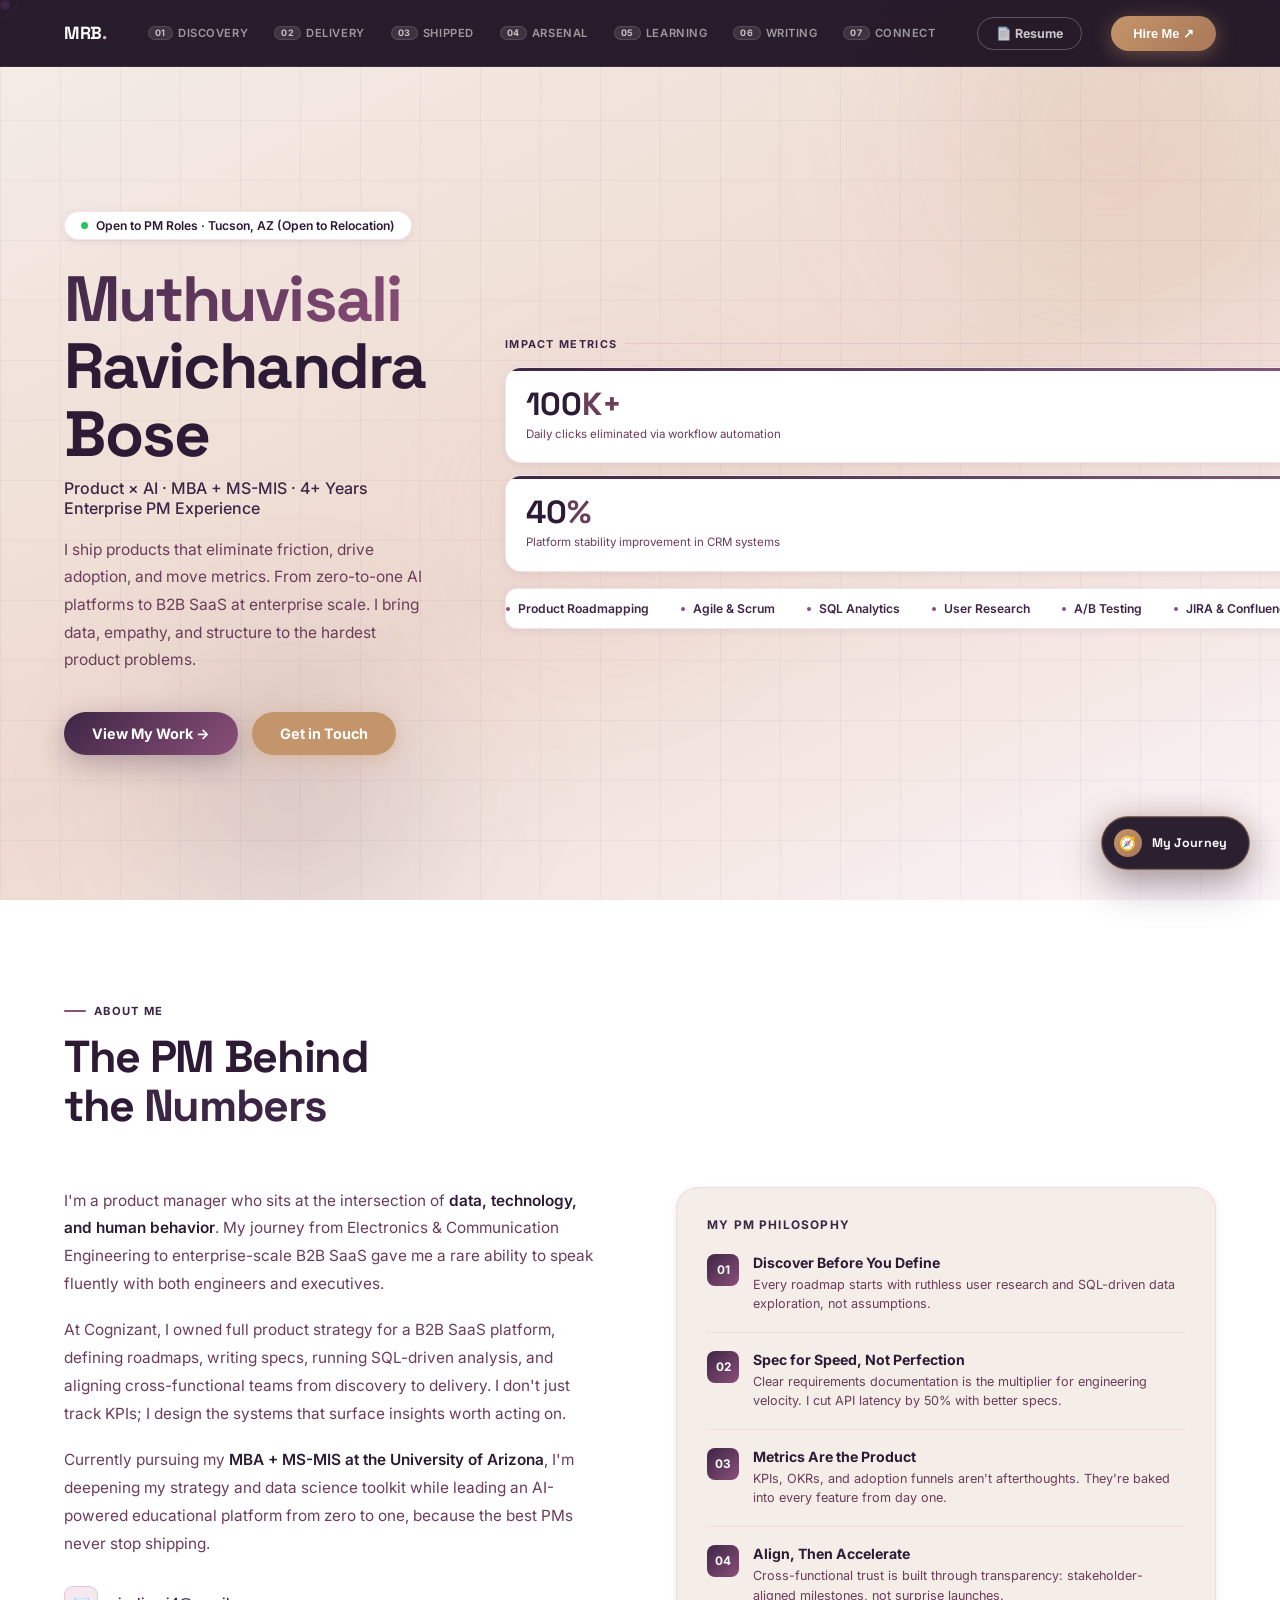
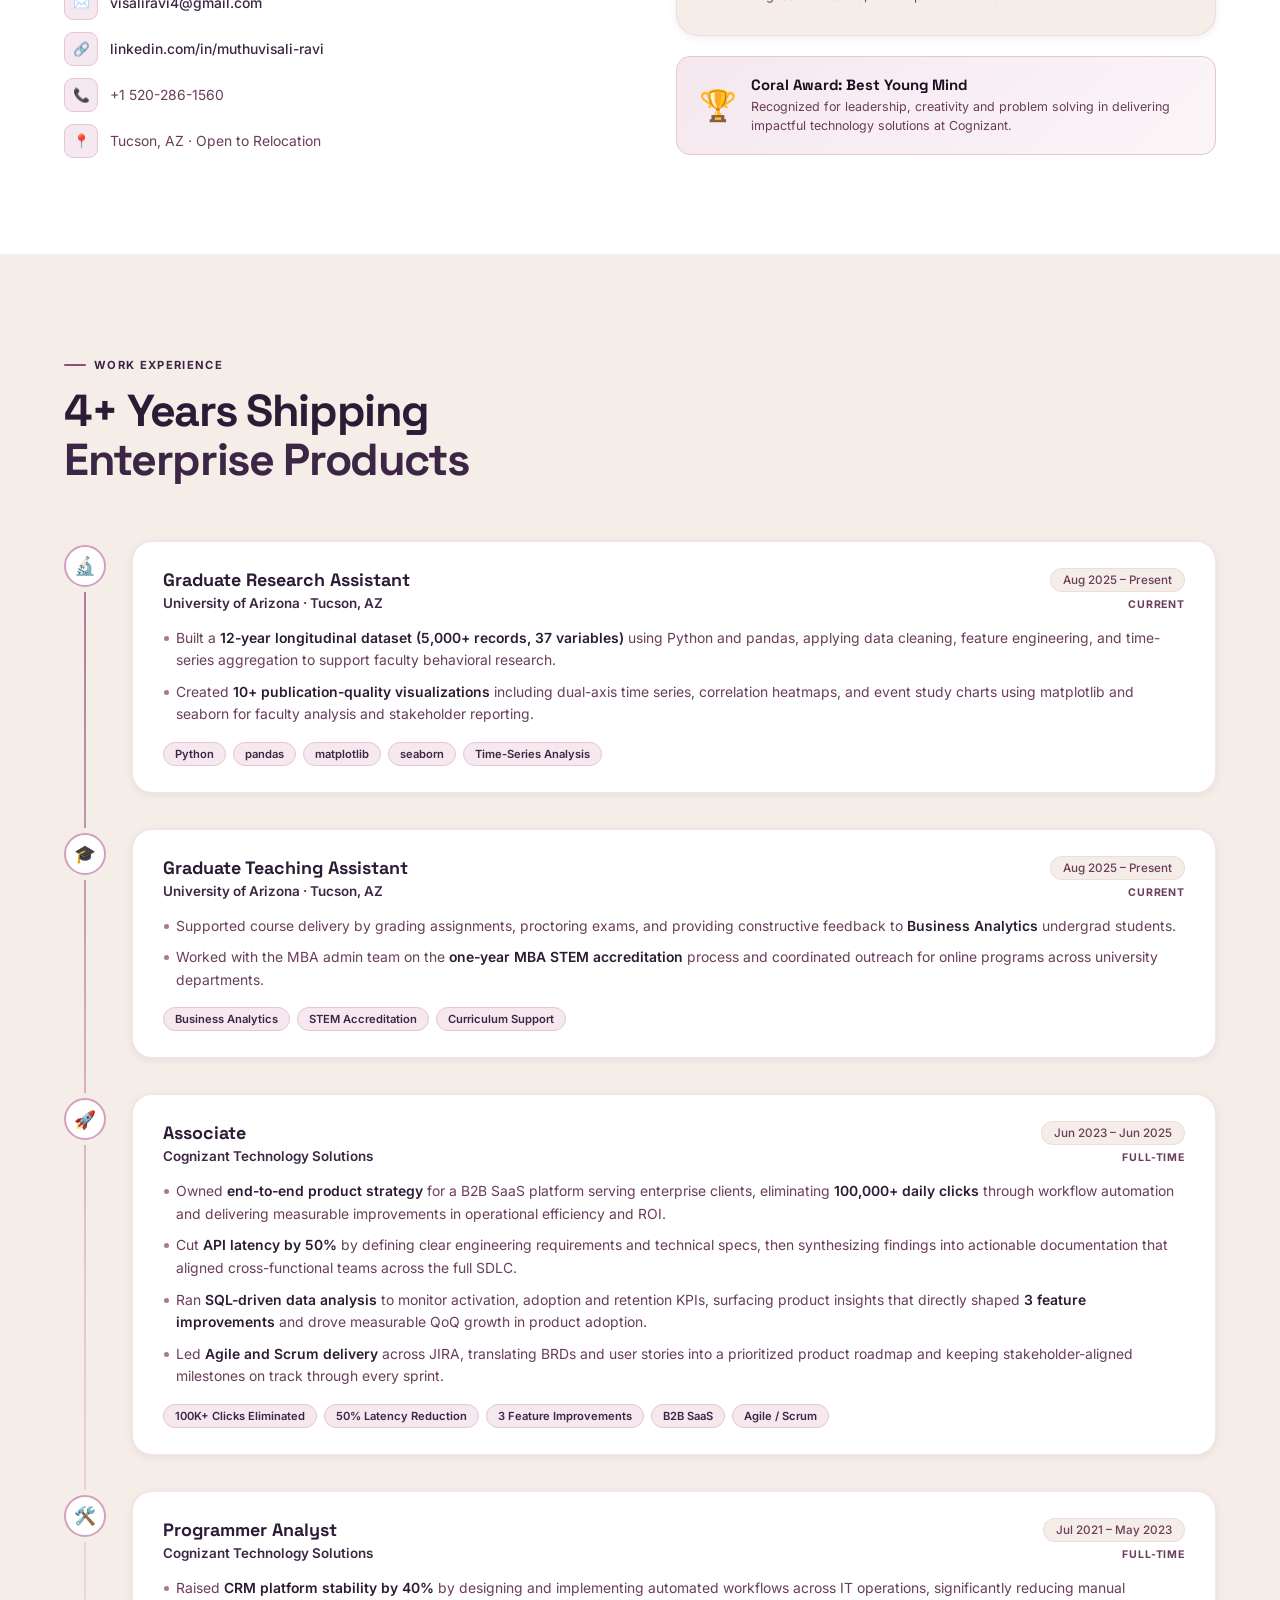
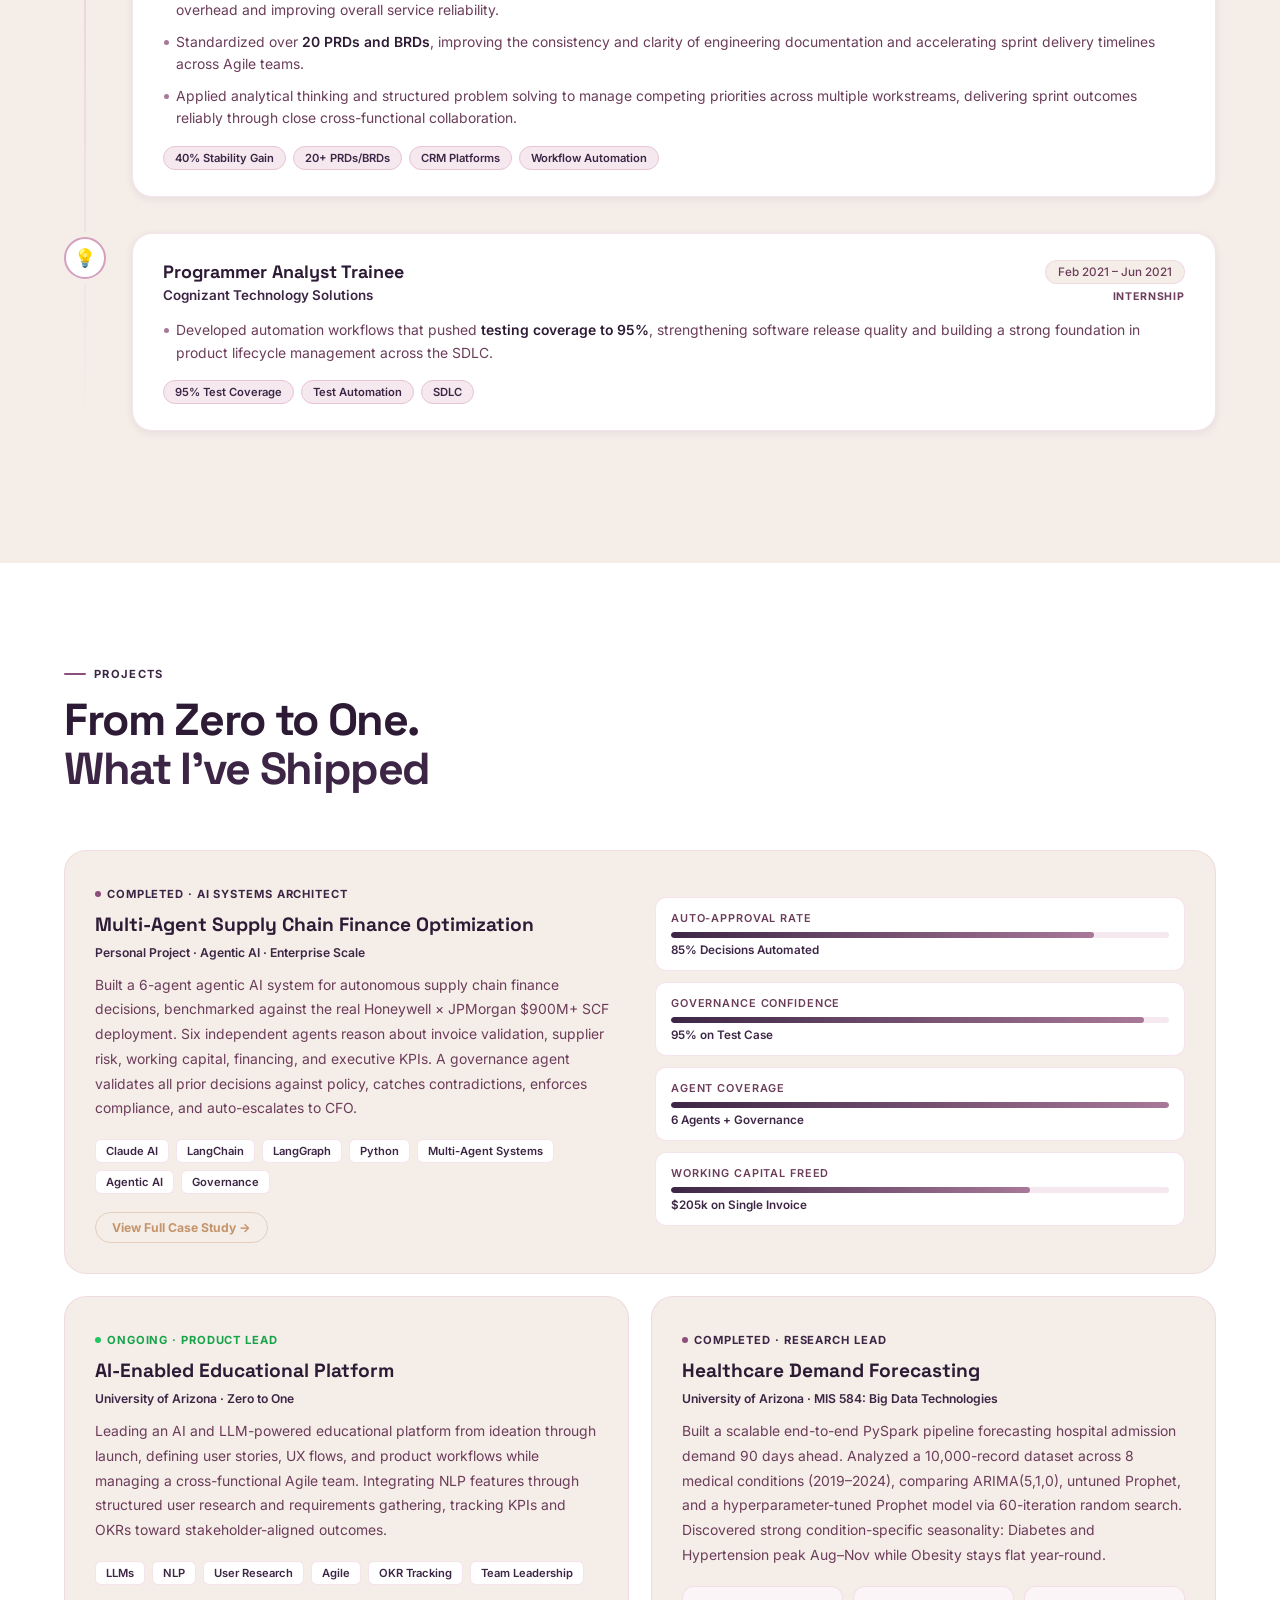
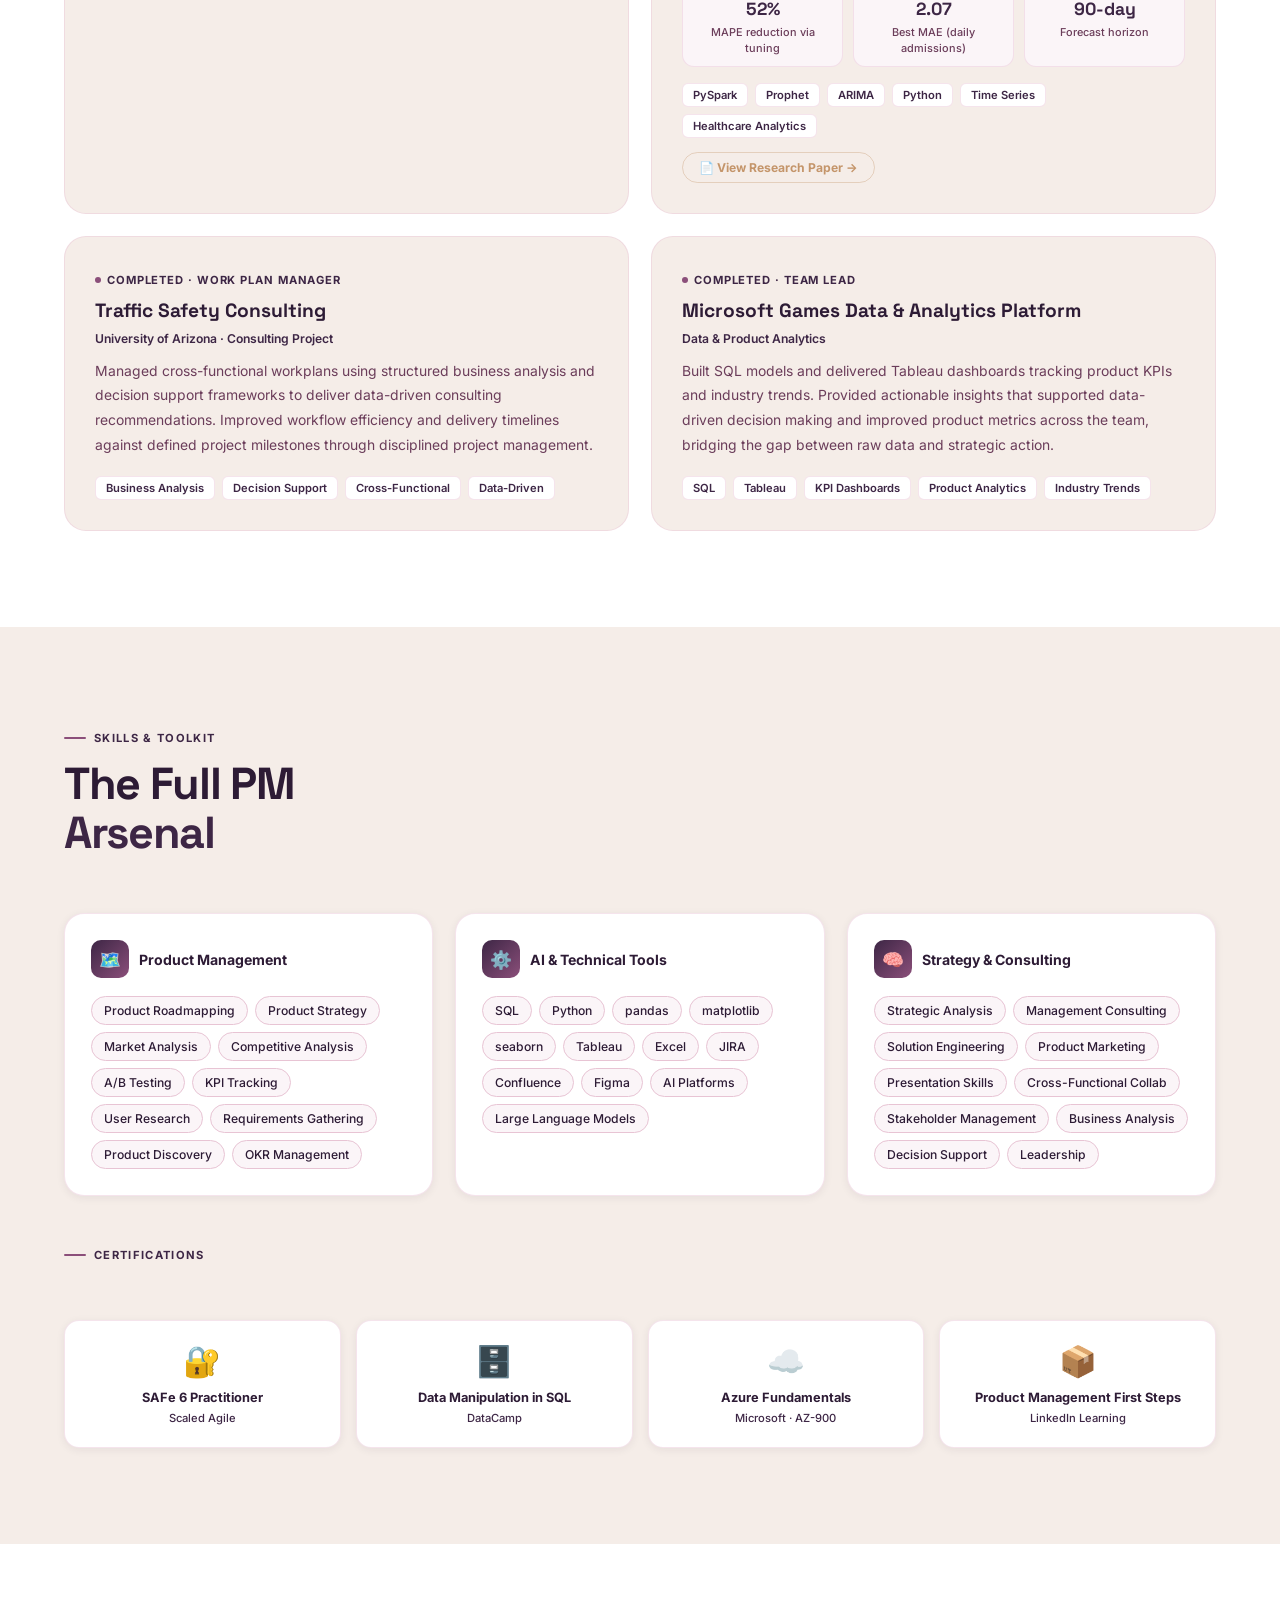
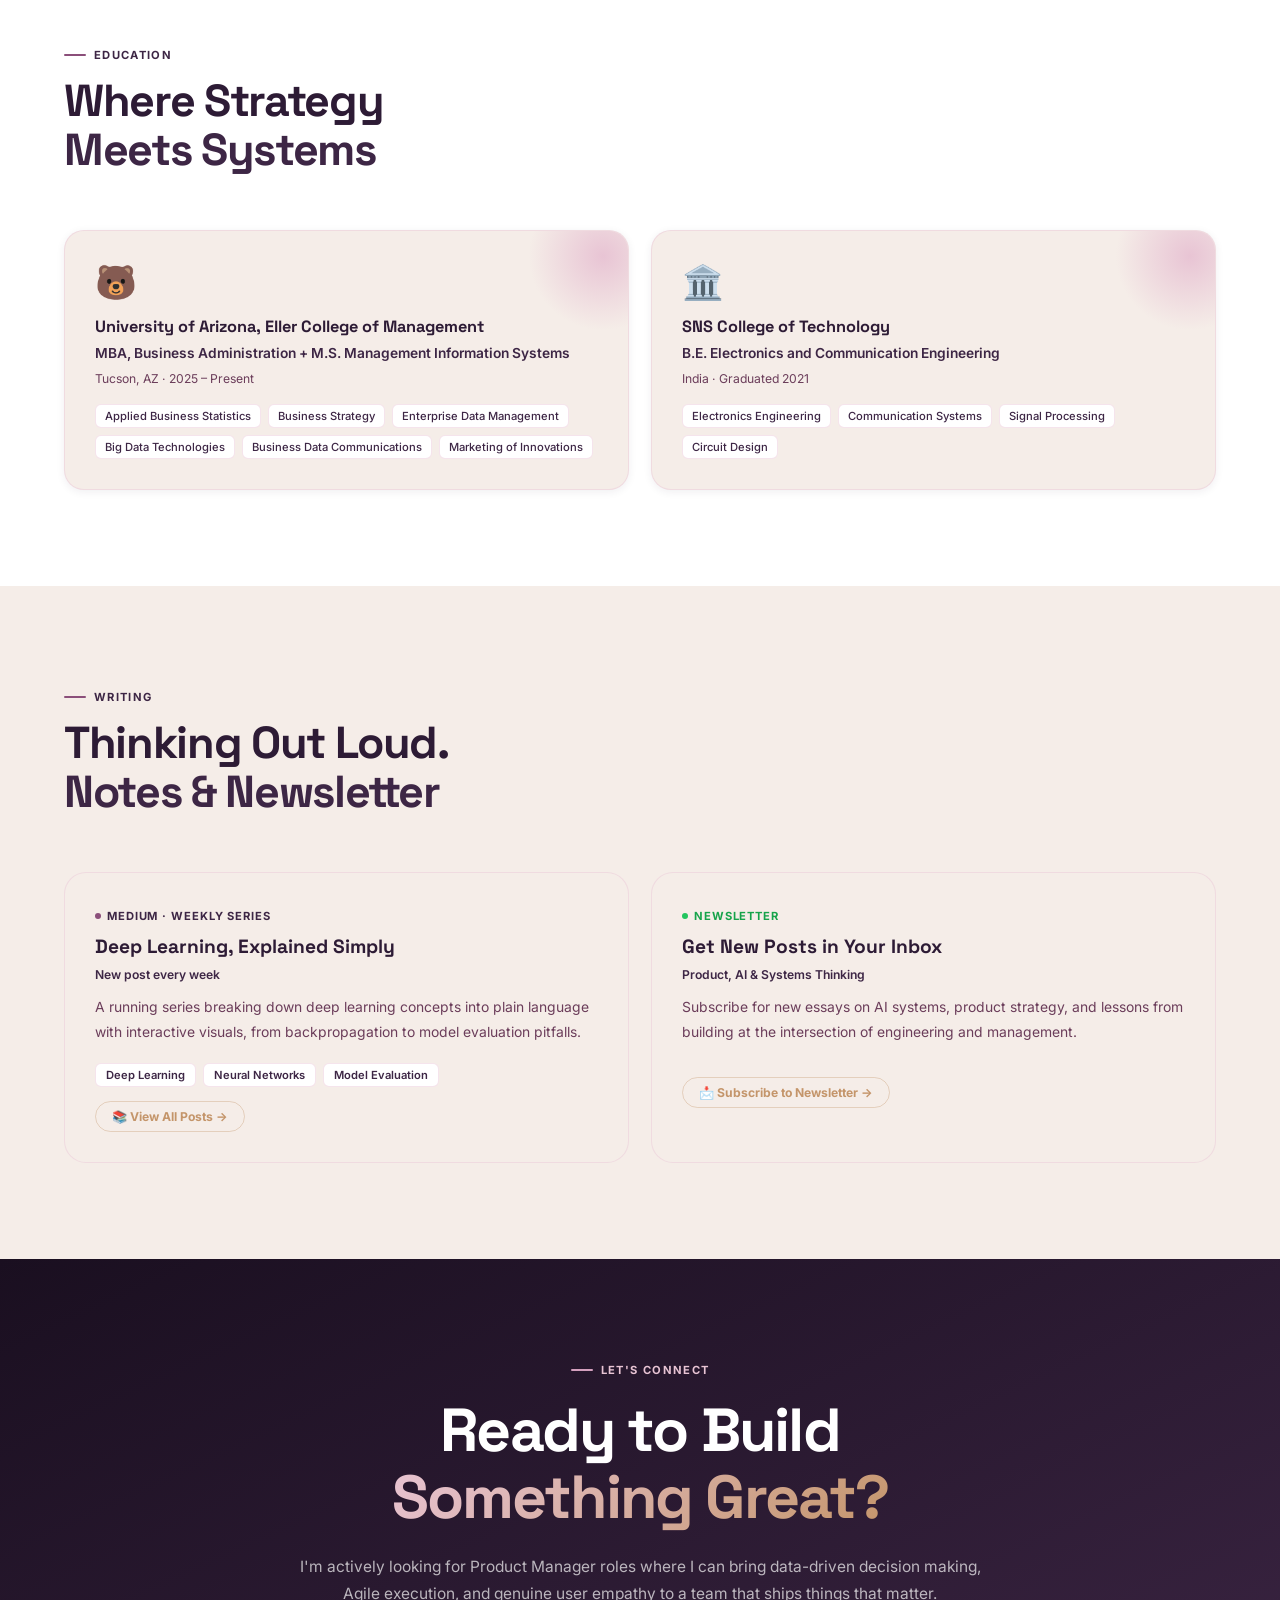
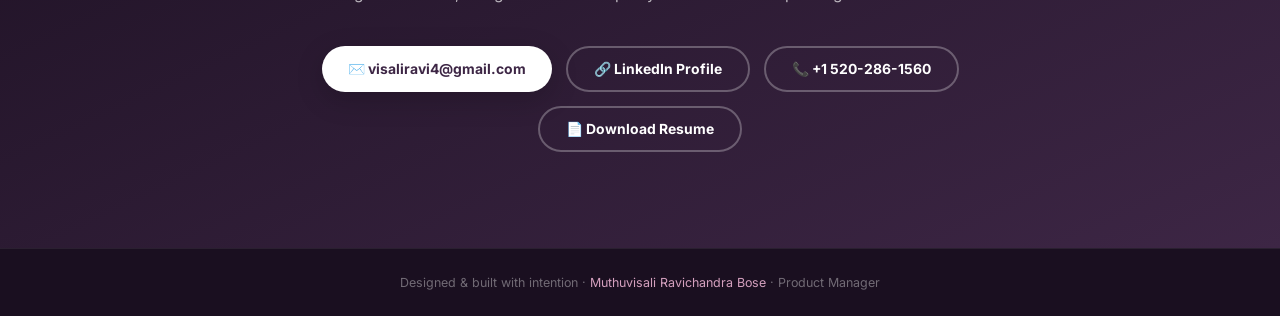
<file: portfolio.html>
<!DOCTYPE html>
<html lang="en">
<head>
  <meta charset="UTF-8" />
  <meta name="viewport" content="width=device-width, initial-scale=1.0"/>
  <title>Muthuvisali Ravichandra Bose — Product × AI</title>
  <link href="https://fonts.googleapis.com/css2?family=Inter:wght@300;400;500;600;700;800;900&family=Space+Grotesk:wght@300;400;500;600;700&display=swap" rel="stylesheet"/>
  <style>
    :root {
      --bg:          #F5EDE8;
      --bg-alt:      #EDD9CF;
      --bg-card:     #ffffff;
      --text:        #2D1B35;
      --text-2:      #3D2645;
      --text-3:      #6B3D5A;
      --muted:       #C4A8B8;
      --p50:  #FBF5F8;
      --p100: #F5E8EF;
      --p200: #E8C4D4;
      --p300: #D4A0BE;
      --p400: #A87898;
      --p500: #8B4F7A;
      --p600: #6B3D5A;
      --p700: #3D2645;
      --p800: #2D1B35;
      --p900: #1A0F20;
      --gold:  #C4956A;
      --gold-h:#A87858;
      --border:       rgba(232,196,212,0.45);
      --border-h:     rgba(107,61,90,0.5);
      --sh-sm:  0 2px 8px rgba(45,27,53,0.07);
      --sh-md:  0 8px 30px rgba(45,27,53,0.11);
      --sh-lg:  0 20px 60px rgba(45,27,53,0.14);
    }
    *, *::before, *::after { margin:0; padding:0; box-sizing:border-box; }
    html { scroll-behavior: smooth; }
    body {
      font-family: 'Inter', sans-serif;
      background: var(--bg);
      color: var(--text);
      overflow-x: hidden;
    }

    /* ── CURSOR ── */
    .cursor {
      width:10px; height:10px;
      background: var(--p700); border-radius:50%;
      position:fixed; top:0; left:0;
      pointer-events:none; z-index:9999;
    }
    .cursor-ring {
      width:36px; height:36px;
      border:2px solid rgba(61,38,69,0.35);
      border-radius:50%;
      position:fixed; top:0; left:0;
      pointer-events:none; z-index:9998;
      transition: width .15s ease, height .15s ease, border-color .15s ease;
    }

    /* ── SCROLL BAR ── */
    .scroll-bar {
      position:fixed; top:0; left:0; height:3px; width:0;
      background:linear-gradient(90deg, var(--p700), var(--p400));
      z-index:10000; transition: width .1s linear;
    }

    /* ── NAV ── */
    nav {
      position:fixed; top:0; left:0; right:0; z-index:1000;
      padding:0 5%;
      background:rgba(26,15,32,0.94);
      backdrop-filter:blur(24px) saturate(160%);
      border-bottom:1px solid rgba(232,196,212,.1);
    }
    .nav-inner {
      max-width:1200px; margin:0 auto;
      display:flex; align-items:center;
      justify-content:space-between; height:66px;
      gap:16px;
    }
    .nav-logo {
      font-family:'Space Grotesk',sans-serif;
      font-weight:800; font-size:1.1rem;
      color:#fff; text-decoration:none;
      letter-spacing:-.02em; flex-shrink:0;
    }
    .nav-logo span {
      background:linear-gradient(135deg,var(--gold),#E8C4D4);
      -webkit-background-clip:text; -webkit-text-fill-color:transparent;
      background-clip:text;
    }
    .nav-links {
      display:flex; align-items:center; gap:2px;
      list-style:none; height:66px;
    }
    .nav-links li { display:flex; align-items:center; }
    .nav-links a {
      display:flex; align-items:center; gap:5px;
      padding:6px 12px; color:rgba(255,255,255,.55);
      text-decoration:none; font-size:.7rem;
      font-weight:600; letter-spacing:.05em;
      text-transform:uppercase; border-radius:100px;
      transition:all .25s ease; white-space:nowrap;
    }
    .nav-links a .tag {
      font-size:.56rem;
      background:rgba(255,255,255,.1); color:rgba(255,255,255,.7);
      padding:2px 6px; border-radius:10px;
      font-weight:700; line-height:1; border:1px solid rgba(255,255,255,.12);
    }
    .nav-links a:hover, .nav-links a.active {
      color:#fff; background:rgba(255,255,255,.1);
      box-shadow:0 0 0 1px rgba(255,255,255,.08);
    }
    .nav-links a:hover .tag, .nav-links a.active .tag {
      background:rgba(196,149,106,.25); color:var(--gold);
      border-color:rgba(196,149,106,.3);
    }
    .btn-resume {
      flex-shrink:0;
      font-size:.78rem; padding:8px 18px;
      background:transparent; color:rgba(255,255,255,.75);
      border:1.5px solid rgba(255,255,255,.25); border-radius:100px;
      font-weight:700; text-decoration:none; cursor:pointer;
      transition:all .3s ease; white-space:nowrap;
      display:inline-flex; align-items:center; gap:5px;
    }
    .btn-resume:hover {
      background:rgba(255,255,255,.1); color:#fff;
      border-color:rgba(255,255,255,.5);
      transform:translateY(-2px);
      box-shadow:0 6px 24px rgba(0,0,0,.3);
    }
    .btn-hire {
      flex-shrink:0;
      font-size:.8rem; padding:10px 22px;
      background:linear-gradient(135deg,var(--gold),var(--gold-h));
      color:#fff; border:none; border-radius:100px;
      font-weight:700; text-decoration:none; cursor:pointer;
      transition:all .3s ease;
      box-shadow:0 4px 20px rgba(196,149,106,.4);
    }
    .btn-hire:hover {
      transform:translateY(-2px) scale(1.03);
      box-shadow:0 8px 32px rgba(196,149,106,.55);
    }

    /* ── HERO ── */
    #hero {
      min-height:100vh;
      display:flex; align-items:center;
      position:relative; overflow:hidden;
      padding:0 5%;
      background:linear-gradient(155deg,#F5EDE8 0%,#EDD9CF 55%,#FBF5F8 100%);
    }
    .orb {
      position:absolute; border-radius:50%;
      filter:blur(72px); pointer-events:none;
      animation:floatOrb 7s ease-in-out infinite;
    }
    .orb-1 {
      width:500px; height:500px;
      background:radial-gradient(circle,rgba(196,149,106,.22),transparent 70%);
      top:-120px; right:-80px;
    }
    .orb-2 {
      width:380px; height:380px;
      background:radial-gradient(circle,rgba(61,38,69,.18),transparent 70%);
      bottom:-80px; left:8%; animation-delay:-3.5s;
    }
    .orb-3 {
      width:280px; height:280px;
      background:radial-gradient(circle,rgba(232,196,212,.22),transparent 70%);
      top:42%; left:36%; animation-delay:-1.8s;
    }
    @keyframes floatOrb {
      0%,100% { transform:translateY(0) scale(1); }
      50%      { transform:translateY(-28px) scale(1.06); }
    }
    .hero-grid {
      position:absolute; inset:0;
      background-image:
        linear-gradient(rgba(61,38,69,.045) 1px, transparent 1px),
        linear-gradient(90deg,rgba(61,38,69,.045) 1px, transparent 1px);
      background-size:60px 60px;
      pointer-events:none;
    }
    .hero-content {
      max-width:1200px; margin:0 auto;
      display:grid; grid-template-columns:1fr 1fr;
      gap:80px; align-items:center;
      position:relative; z-index:2; width:100%;
      padding-top:66px;
    }

    /* hero left */
    .hero-badge {
      display:inline-flex; align-items:center; gap:8px;
      background:#fff; border:1px solid var(--border);
      padding:6px 16px; border-radius:100px;
      font-size:.76rem; color:var(--p800);
      font-weight:600; margin-bottom:26px;
      box-shadow:var(--sh-sm);
    }
    .badge-dot {
      width:7px; height:7px;
      background:#22c55e; border-radius:50%;
      animation:blink 2s infinite;
    }
    @keyframes blink {
      0%,100%{ opacity:1; box-shadow:0 0 0 3px rgba(34,197,94,.2); }
      50%    { opacity:.6; box-shadow:0 0 0 6px rgba(34,197,94,.08); }
    }
    .hero-name {
      font-family:'Space Grotesk',sans-serif;
      font-size:clamp(2.8rem,5vw,4.5rem);
      font-weight:800; line-height:1.05;
      letter-spacing:-.03em; margin-bottom:10px;
      color:var(--text);
    }
    .hero-name .hl {
      background:linear-gradient(135deg,var(--p700),var(--p500));
      -webkit-background-clip:text; -webkit-text-fill-color:transparent;
      background-clip:text;
    }
    .hero-sub {
      font-size:1rem; color:var(--text-2);
      margin-bottom:18px; font-weight:500;
    }
    .hero-desc {
      font-size:.97rem; color:var(--text-3);
      line-height:1.78; max-width:480px; margin-bottom:38px;
    }
    .hero-ctas { display:flex; gap:14px; flex-wrap:wrap; }
    .btn-primary {
      display:inline-flex; align-items:center; gap:8px;
      background:linear-gradient(135deg,var(--p700),var(--p500));
      color:#fff; padding:13px 28px; border-radius:100px;
      font-weight:700; font-size:.9rem; text-decoration:none;
      transition:all .3s ease;
      box-shadow:0 8px 28px rgba(61,38,69,.32);
    }
    .btn-primary:hover {
      transform:translateY(-2px);
      box-shadow:0 12px 40px rgba(61,38,69,.48);
    }
    .btn-outline {
      display:inline-flex; align-items:center; gap:8px;
      background:var(--gold); color:#fff;
      padding:13px 28px; border-radius:100px;
      font-weight:700; font-size:.9rem; text-decoration:none;
      border:none; transition:all .35s cubic-bezier(.34,1.56,.64,1);
      box-shadow:0 4px 20px rgba(196,149,106,.38);
      position:relative; overflow:hidden; cursor:pointer;
    }
    .btn-outline:hover {
      background:var(--gold-h);
      transform:translateY(-2px) scale(1.03);
      box-shadow:0 10px 36px rgba(196,149,106,.52);
    }

    /* hero right */
    .hero-right { display:flex; flex-direction:column; gap:16px; }
    .metrics-lbl {
      font-size:.68rem; font-weight:700;
      letter-spacing:.12em; text-transform:uppercase;
      color:var(--p700);
      display:flex; align-items:center; gap:8px;
    }
    .metrics-lbl::after {
      content:''; flex:1; height:1px; background:var(--p200);
    }
    .metrics-grid {
      display:grid; grid-template-columns:1fr 1fr; gap:12px;
    }
    .metric-card {
      background:#fff; border:1px solid var(--border);
      border-radius:16px; padding:20px;
      position:relative; overflow:hidden;
      transition:all .3s ease; box-shadow:var(--sh-sm);
    }
    .metric-card::before {
      content:''; position:absolute;
      top:0; left:0; right:0; height:3px;
      background:linear-gradient(90deg,var(--p700),var(--p400));
    }
    .metric-card:hover {
      border-color:var(--border-h);
      box-shadow:var(--sh-md); transform:translateY(-3px);
    }
    .metric-val {
      font-family:'Space Grotesk',sans-serif;
      font-size:2rem; font-weight:800;
      color:var(--text); line-height:1;
    }
    .metric-val span { color:var(--p600); }
    .metric-lbl {
      font-size:.72rem; color:var(--text-3);
      margin-top:6px; line-height:1.45;
    }
    .metric-ico {
      position:absolute; top:14px; right:14px;
      font-size:1.2rem; opacity:.45;
    }

    /* ticker */
    .ticker-wrap {
      overflow:hidden; border:1px solid var(--border);
      border-radius:12px; padding:12px 0;
      background:#fff; box-shadow:var(--sh-sm);
    }
    .ticker {
      display:flex; gap:32px;
      animation:scrollTicker 22s linear infinite;
      white-space:nowrap;
    }
    @keyframes scrollTicker {
      0%   { transform:translateX(0); }
      100% { transform:translateX(-50%); }
    }
    .t-item {
      display:flex; align-items:center; gap:8px;
      font-size:.76rem; color:var(--text-2); font-weight:600;
    }
    .t-dot {
      width:4px; height:4px;
      background:var(--p500); border-radius:50%;
      flex-shrink:0;
    }

    /* ── SECTIONS ── */
    section { padding:96px 5%; }
    .sec-inner { max-width:1200px; margin:0 auto; }
    .sec-tag {
      display:inline-flex; align-items:center; gap:8px;
      font-size:.7rem; font-weight:700;
      letter-spacing:.12em; text-transform:uppercase;
      color:var(--p700); margin-bottom:14px;
    }
    .sec-tag::before {
      content:''; width:22px; height:2px;
      background:var(--p500); border-radius:2px;
    }
    .sec-title {
      font-family:'Space Grotesk',sans-serif;
      font-size:clamp(2rem,3.5vw,2.9rem);
      font-weight:800; letter-spacing:-.03em;
      line-height:1.1; margin-bottom:56px;
      color:var(--text);
    }
    .sec-title .ac { color:var(--p700); }

    /* ── ABOUT ── */
    #about { background:#fff; }
    .about-grid {
      display:grid; grid-template-columns:1fr 1fr;
      gap:72px; align-items:start;
    }
    .about-text p {
      color:var(--text-3); line-height:1.82;
      margin-bottom:18px; font-size:.96rem;
    }
    .about-text p strong { color:var(--text); font-weight:600; }
    .contact-list {
      list-style:none; margin-top:28px;
      display:flex; flex-direction:column; gap:12px;
    }
    .contact-list li {
      display:flex; align-items:center; gap:12px;
      font-size:.87rem; color:var(--text-3);
      min-width:0;
    }
    .contact-list li a {
      color:var(--p700); text-decoration:none;
      transition:color .2s; font-weight:500;
      overflow:hidden; text-overflow:ellipsis; white-space:nowrap;
    }
    .contact-list li a:hover { color:var(--p500); }
    .ci {
      width:34px; height:34px; flex-shrink:0;
      background:var(--p100); border:1px solid var(--p200);
      border-radius:9px; display:flex;
      align-items:center; justify-content:center; font-size:.85rem;
    }

    .pm-box {
      background:var(--bg); border:1px solid var(--border);
      border-radius:22px; padding:30px; box-shadow:var(--sh-sm);
    }
    .pm-box h3 {
      font-size:.74rem; font-weight:700; color:var(--p700);
      letter-spacing:.1em; text-transform:uppercase; margin-bottom:22px;
    }
    .fw-item {
      display:flex; gap:14px; align-items:flex-start;
      margin-bottom:18px; padding-bottom:18px;
      border-bottom:1px solid var(--border);
    }
    .fw-item:last-child { border-bottom:none; margin-bottom:0; padding-bottom:0; }
    .fw-num {
      width:32px; height:32px; flex-shrink:0;
      background:linear-gradient(135deg,var(--p700),var(--p500));
      border-radius:8px; display:flex; align-items:center;
      justify-content:center; font-size:.74rem;
      font-weight:700; color:#fff;
    }
    .fw-item h4 { font-size:.88rem; font-weight:700; color:var(--text); margin-bottom:4px; }
    .fw-item p  { font-size:.79rem; color:var(--text-3); line-height:1.55; }

    .award {
      background:linear-gradient(135deg,var(--p100),var(--p50));
      border:1px solid var(--p200); border-radius:14px;
      padding:18px 22px; display:flex; align-items:center;
      gap:14px; margin-top:20px;
    }
    .award-ico { font-size:1.9rem; flex-shrink:0; }
    .award-ttl {
      font-family:'Space Grotesk',sans-serif;
      font-size:.93rem; font-weight:700;
      color:var(--p900); margin-bottom:4px;
    }
    .award-dsc { font-size:.78rem; color:var(--text-3); line-height:1.5; }

    /* ── EXPERIENCE ── */
    #experience { background:var(--bg); }
    .timeline { position:relative; }
    .timeline::before {
      content:''; position:absolute;
      left:20px; top:0; bottom:0; width:2px;
      background:linear-gradient(to bottom,var(--p400),var(--p200),transparent);
    }
    .exp-item {
      display:grid; grid-template-columns:auto 1fr;
      gap:26px; margin-bottom:36px; position:relative;
    }
    .exp-dot-col {
      display:flex; flex-direction:column;
      align-items:center; padding-top:4px;
    }
    .exp-dot {
      width:42px; height:42px;
      background:#fff; border:2px solid var(--p300);
      border-radius:50%; display:flex;
      align-items:center; justify-content:center;
      font-size:1.1rem; flex-shrink:0; z-index:1;
      box-shadow:0 0 0 5px var(--bg);
    }
    .exp-card {
      background:#fff; border:1px solid var(--border);
      border-radius:20px; padding:26px 30px;
      transition:all .3s ease; box-shadow:var(--sh-sm);
      min-width:0;
    }
    .exp-card:hover {
      border-color:var(--border-h);
      box-shadow:var(--sh-md); transform:translateY(-2px);
    }
    .exp-hd {
      display:flex; justify-content:space-between;
      align-items:flex-start; flex-wrap:wrap;
      gap:12px; margin-bottom:16px;
    }
    .exp-tg { min-width:0; }
    .exp-tg h3 {
      font-family:'Space Grotesk',sans-serif;
      font-size:1.12rem; font-weight:700;
      color:var(--text); margin-bottom:4px;
    }
    .exp-co { font-size:.84rem; color:var(--p700); font-weight:600; }
    .exp-bg { display:flex; flex-direction:column; align-items:flex-end; gap:6px; flex-shrink:0; }
    .exp-date {
      font-size:.73rem; color:var(--text-3);
      background:var(--bg); padding:4px 12px;
      border-radius:100px; font-weight:500;
      border:1px solid var(--border); white-space:nowrap;
    }
    .exp-type {
      font-size:.66rem; font-weight:700;
      letter-spacing:.08em; text-transform:uppercase; color:var(--p600);
    }
    .exp-list {
      list-style:none; display:flex;
      flex-direction:column; gap:9px; padding-left:13px;
    }
    .exp-list li {
      position:relative; font-size:.87rem;
      color:var(--text-3); line-height:1.62;
    }
    .exp-list li::before {
      content:''; position:absolute;
      left:-12px; top:9px;
      width:5px; height:5px;
      background:var(--p400); border-radius:50%;
    }
    .exp-list li strong { color:var(--text); font-weight:600; }
    .chips { display:flex; flex-wrap:wrap; gap:7px; margin-top:16px; }
    .chip {
      font-size:.7rem; font-weight:600;
      color:var(--p700); background:var(--p100);
      border:1px solid var(--p200);
      padding:4px 11px; border-radius:100px;
    }

    /* ── PROJECTS ── */
    #projects { background:#fff; }
    .proj-grid {
      display:grid; grid-template-columns:repeat(2,1fr); gap:22px;
    }
    .proj-card {
      background:var(--bg); border:1px solid var(--border);
      border-radius:22px; padding:30px;
      transition:all .3s ease; position:relative;
      overflow:hidden; min-width:0;
    }
    .proj-card::after {
      content:''; position:absolute;
      bottom:0; left:0; right:0; height:3px;
      background:linear-gradient(90deg,var(--p700),var(--p400));
      transform:scaleX(0); transform-origin:left;
      transition:transform .4s ease;
    }
    .proj-card:hover {
      border-color:var(--border-h);
      box-shadow:var(--sh-lg); transform:translateY(-5px);
    }
    .proj-card:hover::after { transform:scaleX(1); }
    .proj-card.feat {
      grid-column:span 2;
      display:grid; grid-template-columns:1fr 1fr; gap:30px;
    }
    .proj-lbl {
      display:inline-flex; align-items:center; gap:6px;
      font-size:.7rem; font-weight:700;
      letter-spacing:.08em; text-transform:uppercase; margin-bottom:12px;
    }
    .proj-lbl.on  { color:#16a34a; }
    .proj-lbl.done{ color:var(--p700); }
    .lbl-dot { width:6px; height:6px; border-radius:50%; flex-shrink:0; }
    .proj-lbl.on   .lbl-dot { background:#22c55e; animation:blink 2s infinite; }
    .proj-lbl.done .lbl-dot { background:var(--p500); }
    .proj-card h3 {
      font-family:'Space Grotesk',sans-serif;
      font-size:1.2rem; font-weight:700;
      color:var(--text); margin-bottom:7px; line-height:1.3;
    }
    .proj-role { font-size:.76rem; color:var(--p700); font-weight:600; margin-bottom:13px; }
    .proj-card p {
      font-size:.87rem; color:var(--text-3);
      line-height:1.78; margin-bottom:18px;
    }
    .ptags { display:flex; flex-wrap:wrap; gap:7px; }
    .ptag {
      font-size:.7rem; font-weight:600; color:var(--text-2);
      background:#fff; border:1px solid var(--border);
      padding:4px 10px; border-radius:6px;
    }
    .proj-stats {
      display:flex; gap:10px; margin:18px 0 16px; flex-wrap:wrap;
    }
    .proj-stat {
      display:flex; flex-direction:column; align-items:center;
      background:var(--p50); border:1px solid var(--border);
      border-radius:12px; padding:10px 14px;
      font-size:.68rem; color:var(--text-3); font-weight:500;
      flex:1; min-width:80px; text-align:center; line-height:1.4;
    }
    .proj-stat span {
      font-family:'Space Grotesk',sans-serif;
      font-size:1.1rem; font-weight:800; color:var(--p700);
      display:block; margin-bottom:4px;
    }
    .proj-report-link {
      display:inline-flex; align-items:center; gap:6px;
      margin-top:14px; font-size:.76rem; font-weight:700;
      color:var(--gold); text-decoration:none;
      border:1.5px solid rgba(196,149,106,.35); border-radius:100px;
      padding:7px 16px; transition:all .25s ease;
    }
    .proj-report-link:hover {
      background:rgba(196,149,106,.1); border-color:var(--gold);
      transform:translateY(-2px); box-shadow:0 4px 14px rgba(196,149,106,.2);
    }
    .proj-vis { display:flex; flex-direction:column; gap:11px; justify-content:center; }
    .krow {
      background:#fff; border:1px solid var(--border);
      border-radius:11px; padding:13px 15px;
    }
    .krow-lbl {
      font-size:.68rem; text-transform:uppercase;
      letter-spacing:.08em; color:var(--text-3);
      margin-bottom:7px; font-weight:600;
    }
    .kbar-bg {
      background:var(--p100); border-radius:4px;
      height:6px; overflow:hidden;
    }
    .kbar {
      height:100%; border-radius:4px; width:0;
      background:linear-gradient(90deg,var(--p700),var(--p400));
      transition:width 1.4s cubic-bezier(.4,0,.2,1);
    }
    .kval { font-size:.73rem; font-weight:600; color:var(--p700); margin-top:5px; }

    /* ── SKILLS ── */
    #skills { background:var(--bg); }
    .skills-grid {
      display:grid; grid-template-columns:repeat(3,1fr); gap:22px;
    }
    .sg {
      background:#fff; border:1px solid var(--border);
      border-radius:20px; padding:26px;
      transition:all .3s ease; box-shadow:var(--sh-sm);
    }
    .sg:hover { border-color:var(--border-h); box-shadow:var(--sh-md); }
    .sg-hd { display:flex; align-items:center; gap:10px; margin-bottom:18px; }
    .sg-ico {
      width:38px; height:38px; flex-shrink:0;
      background:linear-gradient(135deg,var(--p700),var(--p500));
      border-radius:10px; display:flex;
      align-items:center; justify-content:center; font-size:1.1rem;
    }
    .sg-ttl { font-size:.88rem; font-weight:700; color:var(--text); }
    .pills { display:flex; flex-wrap:wrap; gap:7px; }
    .pill {
      font-size:.76rem; font-weight:500;
      padding:6px 12px; border-radius:100px;
      background:var(--p50); border:1px solid var(--p200);
      color:var(--p800); transition:all .2s ease; cursor:default;
    }
    .pill:hover {
      background:var(--p700); border-color:var(--p700); color:#fff;
    }

    /* certs */
    .certs-grid {
      display:grid; grid-template-columns:repeat(4,1fr);
      gap:15px; margin-top:44px;
    }
    .cert {
      background:#fff; border:1px solid var(--border);
      border-radius:15px; padding:22px 18px;
      text-align:center; transition:all .3s ease;
      box-shadow:var(--sh-sm);
    }
    .cert:hover {
      border-color:var(--border-h);
      box-shadow:var(--sh-md); transform:translateY(-4px);
    }
    .cert-ico { font-size:1.9rem; margin-bottom:10px; }
    .cert-nm { font-size:.8rem; font-weight:700; color:var(--text); margin-bottom:4px; line-height:1.3; }
    .cert-og { font-size:.7rem; color:var(--p700); font-weight:500; }

    /* ── EDUCATION ── */
    #education { background:#fff; }
    .edu-grid { display:grid; grid-template-columns:1fr 1fr; gap:22px; }
    .edu-card {
      background:var(--bg); border:1px solid var(--border);
      border-radius:20px; padding:30px;
      position:relative; overflow:hidden;
      transition:all .3s ease; box-shadow:var(--sh-sm);
    }
    .edu-card:hover {
      border-color:var(--border-h);
      box-shadow:var(--sh-md); transform:translateY(-3px);
    }
    .edu-card::before {
      content:''; position:absolute;
      top:-50px; right:-50px;
      width:150px; height:150px;
      background:radial-gradient(circle,var(--p200),transparent 70%);
      pointer-events:none;
    }
    .edu-logo { font-size:2.1rem; margin-bottom:14px; }
    .edu-card h3 {
      font-family:'Space Grotesk',sans-serif;
      font-size:1.02rem; font-weight:700;
      color:var(--text); margin-bottom:6px; line-height:1.35;
    }
    .edu-deg { font-size:.86rem; color:var(--p700); font-weight:600; margin-bottom:7px; line-height:1.4; }
    .edu-per { font-size:.76rem; color:var(--text-3); margin-bottom:18px; }
    .edu-tags { display:flex; flex-wrap:wrap; gap:7px; }
    .edu-tag {
      font-size:.7rem; font-weight:500; color:var(--text-2);
      background:#fff; border:1px solid var(--border);
      padding:4px 9px; border-radius:6px;
    }

    /* ── CONTACT ── */
    #contact {
      background:linear-gradient(155deg,var(--p900) 0%,var(--p700) 100%);
      text-align:center;
    }
    #contact .sec-tag { justify-content:center; color:var(--p200); }
    #contact .sec-tag::before { background:var(--p300); }
    .contact-cta { max-width:700px; margin:0 auto; }
    .contact-cta h2 {
      font-family:'Space Grotesk',sans-serif;
      font-size:clamp(2.4rem,5vw,3.8rem);
      font-weight:800; letter-spacing:-.03em;
      line-height:1.1; margin-bottom:22px; color:#fff;
    }
    .contact-cta h2 span {
      background:linear-gradient(135deg,#E8C4D4,#C4956A);
      -webkit-background-clip:text; -webkit-text-fill-color:transparent;
      background-clip:text;
    }
    .contact-cta p {
      font-size:.97rem; color:rgba(255,255,255,.68);
      line-height:1.78; margin-bottom:38px;
    }
    .clinks { display:flex; gap:14px; justify-content:center; flex-wrap:wrap; }
    .clink {
      display:flex; align-items:center; gap:8px;
      padding:13px 26px; border-radius:100px;
      font-size:.87rem; font-weight:700;
      text-decoration:none; transition:all .3s ease; white-space:nowrap;
    }
    .clink.em {
      background:#fff; color:var(--p700);
      box-shadow:0 8px 28px rgba(0,0,0,.18);
    }
    .clink.em:hover { box-shadow:0 12px 40px rgba(0,0,0,.28); transform:translateY(-2px); }
    .clink.gh {
      border:2px solid rgba(255,255,255,.28); color:#fff;
    }
    .clink.gh:hover {
      border-color:#fff; background:rgba(255,255,255,.1); transform:translateY(-2px);
    }

    footer {
      padding:26px 5%;
      background:var(--p900);
      text-align:center;
      border-top:1px solid rgba(255,255,255,.07);
    }
    footer p { font-size:.78rem; color:rgba(255,255,255,.38); }
    footer p span { color:var(--p300); }

    /* ── HIRE MODAL ── */
    .m-overlay {
      position:fixed; inset:0; z-index:20000;
      display:flex; align-items:center; justify-content:center;
      padding:20px;
      background:rgba(30,27,75,.55);
      backdrop-filter:blur(10px);
      opacity:0; pointer-events:none;
      transition:opacity .3s ease;
    }
    .m-overlay.open {
      opacity:1; pointer-events:auto;
    }
    .m-card {
      background:#fff;
      border-radius:28px;
      width:100%; max-width:480px;
      padding:40px 36px 32px;
      position:relative;
      box-shadow:0 32px 80px rgba(45,27,53,.25);
      transform:translateY(28px) scale(.96);
      transition:transform .35s cubic-bezier(.34,1.56,.64,1);
      overflow:hidden;
    }
    .m-overlay.open .m-card {
      transform:translateY(0) scale(1);
    }
    /* decorative blobs inside card */
    .m-card::before {
      content:'';
      position:absolute; top:-60px; right:-60px;
      width:200px; height:200px; border-radius:50%;
      background:radial-gradient(circle,var(--p200),transparent 65%);
      pointer-events:none;
    }
    .m-card::after {
      content:'';
      position:absolute; bottom:-40px; left:-40px;
      width:160px; height:160px; border-radius:50%;
      background:radial-gradient(circle,var(--p100),transparent 65%);
      pointer-events:none;
    }
    .m-close {
      position:absolute; top:18px; right:18px;
      width:34px; height:34px; border-radius:50%;
      background:var(--p100); border:1px solid var(--p200);
      display:flex; align-items:center; justify-content:center;
      font-size:.85rem; cursor:pointer; color:var(--p700);
      transition:all .2s ease; z-index:1;
    }
    .m-close:hover { background:var(--p200); transform:rotate(90deg); }

    .m-wave { font-size:2.6rem; margin-bottom:14px; display:block;
      animation:wave 1.6s ease-in-out infinite; transform-origin:70% 70%; }
    @keyframes wave {
      0%,100%{ transform:rotate(0deg); }
      20%    { transform:rotate(-12deg); }
      40%    { transform:rotate(12deg); }
      60%    { transform:rotate(-6deg); }
      80%    { transform:rotate(6deg); }
    }
    .m-ttl {
      font-family:'Space Grotesk',sans-serif;
      font-size:1.6rem; font-weight:800;
      letter-spacing:-.03em; line-height:1.15;
      color:var(--text); margin-bottom:8px;
    }
    .m-ttl span {
      background:linear-gradient(135deg,var(--p700),var(--p500));
      -webkit-background-clip:text; -webkit-text-fill-color:transparent;
      background-clip:text;
    }
    .m-sub {
      font-size:.88rem; color:var(--text-3);
      line-height:1.6; margin-bottom:28px;
    }
    .m-status {
      display:inline-flex; align-items:center; gap:7px;
      background:rgba(34,197,94,.1); border:1px solid rgba(34,197,94,.25);
      padding:5px 12px; border-radius:100px;
      font-size:.72rem; font-weight:700; color:#16a34a;
      margin-bottom:26px;
    }
    .m-status-dot {
      width:7px; height:7px; background:#22c55e;
      border-radius:50%; animation:blink 2s infinite;
    }

    .m-opts { display:flex; flex-direction:column; gap:10px; margin-bottom:22px; }
    .m-opt {
      display:flex; align-items:center; justify-content:space-between;
      gap:14px; padding:16px 18px; border-radius:16px;
      border:1.5px solid var(--border);
      background:var(--bg); transition:all .25s ease;
      text-decoration:none; color:inherit; cursor:pointer;
    }
    .m-opt:hover {
      border-color:var(--border-h);
      background:var(--p50);
      transform:translateX(4px);
      box-shadow:var(--sh-md);
    }
    .m-opt-l { display:flex; align-items:center; gap:13px; min-width:0; }
    .m-ico {
      width:44px; height:44px; flex-shrink:0;
      border-radius:13px; display:flex;
      align-items:center; justify-content:center;
      font-size:1.25rem; border:1px solid var(--border);
    }
    .m-ico.em  { background:linear-gradient(135deg,var(--p100),var(--p50)); }
    .m-ico.li  { background:linear-gradient(135deg,#dbeafe,#eff6ff); }
    .m-ico.ph  { background:linear-gradient(135deg,#dcfce7,#f0fdf4); }
    .m-lbl { font-size:.7rem; font-weight:700; letter-spacing:.06em;
      text-transform:uppercase; color:var(--text-3); margin-bottom:2px; }
    .m-val { font-size:.88rem; font-weight:600; color:var(--text);
      overflow:hidden; text-overflow:ellipsis; white-space:nowrap; }
    .m-arr { font-size:1.1rem; color:var(--p500); flex-shrink:0; transition:transform .2s; }
    .m-opt:hover .m-arr { transform:translateX(3px) translateY(-3px); }

    .copy-btn {
      flex-shrink:0; padding:7px 16px; border-radius:100px;
      background:var(--p700); color:#fff;
      border:none; font-size:.76rem; font-weight:700;
      cursor:pointer; transition:all .25s ease;
      white-space:nowrap;
    }
    .copy-btn.copied {
      background:#16a34a;
    }
    .copy-btn:hover { background:var(--p800); transform:scale(1.05); }
    .copy-btn.copied:hover { background:#15803d; }

    .m-note {
      text-align:center; font-size:.76rem;
      color:var(--text-3); line-height:1.55;
      padding-top:16px; border-top:1px solid var(--border);
    }
    .m-note strong { color:var(--p700); }

    /* ── FADE-UP ── */
    .fu {
      opacity:0; transform:translateY(28px);
      transition:opacity .7s ease, transform .7s ease;
    }
    .fu.vis { opacity:1; transform:translateY(0); }

    /* ── RESPONSIVE ── */
    @media(max-width:960px){
      .hero-content { grid-template-columns:1fr; gap:48px; }
      .about-grid   { grid-template-columns:1fr; gap:40px; }
      .proj-grid    { grid-template-columns:1fr; }
      .proj-card.feat { grid-column:span 1; grid-template-columns:1fr; }
      .skills-grid  { grid-template-columns:1fr 1fr; }
      .certs-grid   { grid-template-columns:1fr 1fr; }
      .edu-grid     { grid-template-columns:1fr; }
      .nav-links    { display:none; }
    }
    @media(max-width:600px){
      .skills-grid  { grid-template-columns:1fr; }
      .metrics-grid { grid-template-columns:1fr 1fr; }
      section       { padding:68px 5%; }
      .proj-card    { padding:22px; }
    }

    /* ═══ JOURNEY / "MY STORY" INTRO TIMELINE ═══ */
    .intro-fab {
      position:fixed; bottom:30px; right:30px; z-index:600;
      display:flex; align-items:center; gap:10px;
      background:rgba(26,15,32,.92); color:#fff;
      border:1.5px solid rgba(196,149,106,.6);
      padding:12px 22px 12px 12px; border-radius:100px;
      font-family:'Space Grotesk',sans-serif; font-weight:700; font-size:.78rem;
      letter-spacing:.01em; cursor:pointer;
      backdrop-filter:blur(18px);
      box-shadow:0 14px 40px rgba(45,27,53,.4), 0 0 0 1px rgba(255,255,255,.07) inset, 0 0 26px rgba(196,149,106,.28);
      transition:all .4s cubic-bezier(.16,1,.3,1);
    }
    .intro-fab:hover {
      transform:translateY(-5px);
      border-color:var(--gold);
      box-shadow:0 22px 56px rgba(45,27,53,.45), 0 0 18px rgba(196,149,106,.18);
    }
    .intro-fab-ico {
      width:28px; height:28px; border-radius:50%; flex-shrink:0;
      display:flex; align-items:center; justify-content:center;
      background:linear-gradient(135deg,var(--gold),var(--gold-h));
      font-size:.86rem;
      animation:fabPulse 2.6s ease-in-out infinite;
    }
    @keyframes fabPulse {
      0%,100% { box-shadow:0 0 0 0 rgba(196,149,106,.45); }
      50%     { box-shadow:0 0 0 8px rgba(196,149,106,0); }
    }
    .intro-overlay {
      position:fixed; inset:0; z-index:20001;
      display:flex; align-items:center; justify-content:center;
      padding:24px;
      background:rgba(20,11,24,.78);
      backdrop-filter:blur(20px);
      opacity:0; pointer-events:none;
      transition:opacity .35s ease;
    }
    .intro-overlay.open { opacity:1; pointer-events:auto; }
    .intro-card {
      background:rgba(255,255,255,.97);
      border-radius:32px;
      width:100%; max-width:1220px;
      max-height:88vh; overflow:hidden;
      padding:46px 34px 34px;
      position:relative;
      box-shadow:0 50px 120px rgba(45,27,53,.4);
      transform:translateY(36px) scale(.96);
      transition:transform .45s cubic-bezier(.34,1.56,.64,1);
    }
    .intro-overlay.open .intro-card { transform:translateY(0) scale(1); }
    .intro-card::before {
      content:''; position:absolute; top:-100px; right:-100px;
      width:280px; height:280px; border-radius:50%;
      background:radial-gradient(circle,var(--p100),transparent 65%);
      pointer-events:none;
    }
    .intro-card::after {
      content:''; position:absolute; bottom:-70px; left:-70px;
      width:220px; height:220px; border-radius:50%;
      background:radial-gradient(circle,var(--p50),transparent 65%);
      pointer-events:none;
    }
    .intro-close {
      position:absolute; top:22px; right:22px;
      width:38px; height:38px; border-radius:50%;
      background:var(--p100); border:1px solid var(--p200);
      display:flex; align-items:center; justify-content:center;
      font-size:.85rem; cursor:pointer; color:var(--p700);
      transition:all .25s ease; z-index:2;
    }
    .intro-close:hover { background:var(--p200); transform:rotate(90deg) scale(1.1); }
    .intro-head { text-align:center; margin-bottom:6px; position:relative; z-index:1; }
    .intro-tag {
      display:inline-flex; align-items:center; gap:8px;
      font-family:'Space Grotesk',sans-serif; font-size:.7rem; font-weight:700;
      letter-spacing:.16em; text-transform:uppercase; color:var(--gold-h);
      background:var(--p50); border:1px solid var(--border);
      padding:6px 16px; border-radius:100px; margin-bottom:16px;
    }
    .intro-tag::before { content:''; width:6px; height:6px; border-radius:50%; background:var(--gold); }
    .intro-title {
      font-family:'Space Grotesk',sans-serif; font-weight:800;
      font-size:clamp(1.5rem,3.4vw,2.2rem); letter-spacing:-.03em;
      color:var(--text); margin-bottom:8px; line-height:1.2;
    }
    .intro-title span {
      background:linear-gradient(135deg,var(--p700) 0%,var(--p400) 60%,var(--gold) 100%);
      -webkit-background-clip:text; -webkit-text-fill-color:transparent; background-clip:text;
    }
    .intro-sub { font-size:.92rem; color:var(--text-3); font-style:italic; font-weight:600; }
    .intro-track-wrap {
      margin-top:34px; overflow-x:auto; padding:0 6px 4px;
      scrollbar-width:none;
    }
    .intro-track-wrap::-webkit-scrollbar { display:none; }
    .intro-track {
      display:flex; position:relative;
      min-width:max-content; padding:0 22px;
    }
    .intro-track::before {
      content:'';
      position:absolute; top:166px; left:22px; right:22px; height:2px;
      background:linear-gradient(90deg,transparent,var(--p300) 6%,var(--gold) 50%,var(--p300) 94%,transparent);
      z-index:0;
    }
    .intro-stop {
      flex:0 0 196px;
      display:grid;
      grid-template-rows:108px 28px 60px 28px 108px;
      justify-items:center;
      position:relative; z-index:1;
    }
    .intro-stop .ghost { visibility:hidden; }
    .intro-stem {
      position:relative;
      width:2px; height:100%;
      background:linear-gradient(var(--p300),var(--gold));
    }
    .intro-stop.bottom .intro-stem:not(.ghost) {
      background:linear-gradient(var(--gold),var(--p300));
    }
    .intro-stem:not(.ghost)::after {
      content:'';
      position:absolute; left:50%; transform:translateX(-50%) rotate(45deg);
      width:7px; height:7px; border:2px solid var(--gold);
      background:#fff; border-radius:2px;
    }
    .intro-stop.top .intro-stem:not(.ghost)::after { top:-4px; }
    .intro-stop.bottom .intro-stem:not(.ghost)::after { bottom:-4px; }
    .intro-marker {
      grid-row:3; align-self:center;
      width:60px; height:60px; border-radius:50%;
      display:flex; flex-direction:column; align-items:center; justify-content:center;
      background:linear-gradient(145deg,var(--p700),var(--p500));
      border:3px solid var(--gold);
      color:#fff; font-family:'Space Grotesk',sans-serif;
      font-weight:800; font-size:.66rem; letter-spacing:-.01em; line-height:1.05;
      box-shadow:0 8px 28px rgba(61,38,69,.35), 0 0 0 5px rgba(196,149,106,.12);
      transition:transform .35s cubic-bezier(.34,1.56,.64,1);
    }
    .intro-stop:hover .intro-marker { transform:scale(1.1); }
    .intro-marker i {
      display:block; width:16px; height:1px; margin:3px 0;
      background:rgba(255,255,255,.4); font-style:normal;
    }
    .intro-marker-solo {
      font-size:.78rem;
      background:linear-gradient(145deg,var(--gold),var(--gold-h));
      border-color:#fff;
    }
    .intro-label { display:flex; flex-direction:column; padding:0 8px; text-align:center; }
    .intro-stop.top .intro-label:not(.ghost)    { grid-row:1; align-self:end; }
    .intro-stop.bottom .intro-label:not(.ghost) { grid-row:5; align-self:start; }
    .intro-org {
      font-family:'Space Grotesk',sans-serif; font-weight:800;
      font-size:.84rem; color:var(--gold-h); margin-bottom:5px; line-height:1.35;
    }
    .intro-role { font-size:.76rem; color:var(--text); font-weight:600; line-height:1.5; }
    .intro-foot {
      text-align:center; margin-top:6px;
      font-size:.74rem; color:var(--text-3); letter-spacing:.04em;
    }
    @media (max-width: 640px) {
      .intro-fab { padding:11px 18px 11px 11px; font-size:.72rem; bottom:20px; right:20px; }
      .intro-fab-txt { display:none; }
      .intro-fab-ico { width:30px; height:30px; }
      .intro-card { padding:54px 18px 28px; }
      .intro-stop { flex:0 0 220px; }
    }
  </style>
</head>
<body>

<div class="scroll-bar" id="scrollBar"></div>
<div class="cursor"      id="cursor"></div>
<div class="cursor-ring" id="ring"></div>

<!-- NAV -->
<nav>
  <div class="nav-inner">
    <a href="#hero" class="nav-logo">MRB<span>.</span></a>
    <ul class="nav-links">
      <li><a href="#about"     class="active"><span class="tag">01</span> Discovery</a></li>
      <li><a href="#experience">             <span class="tag">02</span> Delivery</a></li>
      <li><a href="#projects">               <span class="tag">03</span> Shipped</a></li>
      <li><a href="#skills">                 <span class="tag">04</span> Arsenal</a></li>
      <li><a href="#education">              <span class="tag">05</span> Learning</a></li>
      <li><a href="#writing">                <span class="tag">06</span> Writing</a></li>
      <li><a href="#contact">                <span class="tag">07</span> Connect</a></li>
    </ul>
    <a href="resume.pdf" download class="btn-resume">📄 Resume</a>
    <button onclick="openEmail()" class="btn-hire">Hire Me ↗</button>
  </div>
</nav>

<!-- HERO -->
<section id="hero">
  <div class="orb orb-1"></div>
  <div class="orb orb-2"></div>
  <div class="orb orb-3"></div>
  <div class="hero-grid"></div>
  <div class="hero-content">

    <div class="hero-left">
      <div class="hero-badge">
        <div class="badge-dot"></div>
        Open to PM Roles · Tucson, AZ (Open to Relocation)
      </div>
      <h1 class="hero-name">
        <span class="hl">Muthuvisali</span><br/>Ravichandra Bose
      </h1>
      <p class="hero-sub">Product × AI · MBA + MS-MIS · 4+ Years Enterprise PM Experience</p>
      <p class="hero-desc">
        I ship products that eliminate friction, drive adoption, and move metrics. From
        zero-to-one AI platforms to B2B SaaS at enterprise scale. I bring data, empathy,
        and structure to the hardest product problems.
      </p>
      <div class="hero-ctas">
        <a href="#experience" class="btn-primary">View My Work →</a>
        <a href="#" onclick="openEmail(event)" class="btn-outline">Get in Touch</a>
      </div>
    </div>

    <div class="hero-right">
      <div class="metrics-lbl">Impact Metrics</div>
      <div class="metrics-grid">
        <div class="metric-card">
          <span class="metric-ico">🖱️</span>
          <div class="metric-val" data-target="100" data-suffix="K+">0<span>K+</span></div>
          <div class="metric-lbl">Daily clicks eliminated via workflow automation</div>
        </div>
        <div class="metric-card">
          <span class="metric-ico">⚡</span>
          <div class="metric-val" data-target="50" data-suffix="%">0<span>%</span></div>
          <div class="metric-lbl">API latency reduction through clear engineering specs</div>
        </div>
        <div class="metric-card">
          <span class="metric-ico">🛡️</span>
          <div class="metric-val" data-target="40" data-suffix="%">0<span>%</span></div>
          <div class="metric-lbl">Platform stability improvement in CRM systems</div>
        </div>
        <div class="metric-card">
          <span class="metric-ico">🧪</span>
          <div class="metric-val" data-target="95" data-suffix="%">0<span>%</span></div>
          <div class="metric-lbl">Test coverage achieved via automation workflows</div>
        </div>
      </div>
      <div class="ticker-wrap">
        <div class="ticker">
          <span class="t-item"><span class="t-dot"></span>Product Roadmapping</span>
          <span class="t-item"><span class="t-dot"></span>Agile &amp; Scrum</span>
          <span class="t-item"><span class="t-dot"></span>SQL Analytics</span>
          <span class="t-item"><span class="t-dot"></span>User Research</span>
          <span class="t-item"><span class="t-dot"></span>A/B Testing</span>
          <span class="t-item"><span class="t-dot"></span>JIRA &amp; Confluence</span>
          <span class="t-item"><span class="t-dot"></span>Figma</span>
          <span class="t-item"><span class="t-dot"></span>LLMs &amp; AI Platforms</span>
          <span class="t-item"><span class="t-dot"></span>KPI Tracking</span>
          <span class="t-item"><span class="t-dot"></span>OKR Management</span>
          <span class="t-item"><span class="t-dot"></span>Product Roadmapping</span>
          <span class="t-item"><span class="t-dot"></span>Agile &amp; Scrum</span>
          <span class="t-item"><span class="t-dot"></span>SQL Analytics</span>
          <span class="t-item"><span class="t-dot"></span>User Research</span>
          <span class="t-item"><span class="t-dot"></span>A/B Testing</span>
          <span class="t-item"><span class="t-dot"></span>JIRA &amp; Confluence</span>
          <span class="t-item"><span class="t-dot"></span>Figma</span>
          <span class="t-item"><span class="t-dot"></span>LLMs &amp; AI Platforms</span>
          <span class="t-item"><span class="t-dot"></span>KPI Tracking</span>
          <span class="t-item"><span class="t-dot"></span>OKR Management</span>
        </div>
      </div>
    </div>
  </div>
</section>

<!-- ABOUT -->
<section id="about">
  <div class="sec-inner">
    <div class="sec-tag">About Me</div>
    <h2 class="sec-title">The PM Behind<br/>the <span class="ac">Numbers</span></h2>

    <div class="about-grid">
      <div class="about-text fu">
        <p>
          I'm a product manager who sits at the intersection of <strong>data, technology, and human behavior</strong>. My journey from Electronics &amp; Communication Engineering to enterprise-scale B2B SaaS gave me a rare ability to speak fluently with both engineers and executives.
        </p>
        <p>
          At Cognizant, I owned full product strategy for a B2B SaaS platform, defining roadmaps, writing specs, running SQL-driven analysis, and aligning cross-functional teams from discovery to delivery. I don't just track KPIs; I design the systems that surface insights worth acting on.
        </p>
        <p>
          Currently pursuing my <strong>MBA + MS-MIS at the University of Arizona</strong>, I'm deepening my strategy and data science toolkit while leading an AI-powered educational platform from zero to one, because the best PMs never stop shipping.
        </p>
        <ul class="contact-list">
          <li><div class="ci">✉️</div><a href="#" onclick="openEmail(event)">visaliravi4@gmail.com</a></li>
          <li><div class="ci">🔗</div><a href="https://linkedin.com/in/muthuvisali-ravi" target="_blank">linkedin.com/in/muthuvisali-ravi</a></li>
          <li><div class="ci">📞</div><span>+1 520-286-1560</span></li>
          <li><div class="ci">📍</div><span>Tucson, AZ · Open to Relocation</span></li>
        </ul>
      </div>

      <div class="fu" style="transition-delay:.15s">
        <div class="pm-box">
          <h3>My PM Philosophy</h3>
          <div class="fw-item">
            <div class="fw-num">01</div>
            <div>
              <h4>Discover Before You Define</h4>
              <p>Every roadmap starts with ruthless user research and SQL-driven data exploration, not assumptions.</p>
            </div>
          </div>
          <div class="fw-item">
            <div class="fw-num">02</div>
            <div>
              <h4>Spec for Speed, Not Perfection</h4>
              <p>Clear requirements documentation is the multiplier for engineering velocity. I cut API latency by 50% with better specs.</p>
            </div>
          </div>
          <div class="fw-item">
            <div class="fw-num">03</div>
            <div>
              <h4>Metrics Are the Product</h4>
              <p>KPIs, OKRs, and adoption funnels aren't afterthoughts. They're baked into every feature from day one.</p>
            </div>
          </div>
          <div class="fw-item">
            <div class="fw-num">04</div>
            <div>
              <h4>Align, Then Accelerate</h4>
              <p>Cross-functional trust is built through transparency: stakeholder-aligned milestones, not surprise launches.</p>
            </div>
          </div>
        </div>
        <div class="award fu" style="transition-delay:.28s">
          <div class="award-ico">🏆</div>
          <div>
            <div class="award-ttl">Coral Award: Best Young Mind</div>
            <div class="award-dsc">Recognized for leadership, creativity and problem solving in delivering impactful technology solutions at Cognizant.</div>
          </div>
        </div>
      </div>
    </div>
  </div>
</section>

<!-- EXPERIENCE -->
<section id="experience">
  <div class="sec-inner">
    <div class="sec-tag">Work Experience</div>
    <h2 class="sec-title">4+ Years Shipping<br/><span class="ac">Enterprise Products</span></h2>

    <div class="timeline">

      <div class="exp-item fu">
        <div class="exp-dot-col"><div class="exp-dot">🔬</div></div>
        <div class="exp-card">
          <div class="exp-hd">
            <div class="exp-tg">
              <h3>Graduate Research Assistant</h3>
              <div class="exp-co">University of Arizona · Tucson, AZ</div>
            </div>
            <div class="exp-bg">
              <span class="exp-date">Aug 2025 – Present</span>
              <span class="exp-type">Current</span>
            </div>
          </div>
          <ul class="exp-list">
            <li>Built a <strong>12-year longitudinal dataset (5,000+ records, 37 variables)</strong> using Python and pandas, applying data cleaning, feature engineering, and time-series aggregation to support faculty behavioral research.</li>
            <li>Created <strong>10+ publication-quality visualizations</strong> including dual-axis time series, correlation heatmaps, and event study charts using matplotlib and seaborn for faculty analysis and stakeholder reporting.</li>
          </ul>
          <div class="chips">
            <span class="chip">Python</span>
            <span class="chip">pandas</span>
            <span class="chip">matplotlib</span>
            <span class="chip">seaborn</span>
            <span class="chip">Time-Series Analysis</span>
          </div>
        </div>
      </div>

      <div class="exp-item fu" style="transition-delay:.05s">
        <div class="exp-dot-col"><div class="exp-dot">🎓</div></div>
        <div class="exp-card">
          <div class="exp-hd">
            <div class="exp-tg">
              <h3>Graduate Teaching Assistant</h3>
              <div class="exp-co">University of Arizona · Tucson, AZ</div>
            </div>
            <div class="exp-bg">
              <span class="exp-date">Aug 2025 – Present</span>
              <span class="exp-type">Current</span>
            </div>
          </div>
          <ul class="exp-list">
            <li>Supported course delivery by grading assignments, proctoring exams, and providing constructive feedback to <strong>Business Analytics</strong> undergrad students.</li>
            <li>Worked with the MBA admin team on the <strong>one-year MBA STEM accreditation</strong> process and coordinated outreach for online programs across university departments.</li>
          </ul>
          <div class="chips">
            <span class="chip">Business Analytics</span>
            <span class="chip">STEM Accreditation</span>
            <span class="chip">Curriculum Support</span>
          </div>
        </div>
      </div>

      <div class="exp-item fu" style="transition-delay:.1s">
        <div class="exp-dot-col"><div class="exp-dot">🚀</div></div>
        <div class="exp-card">
          <div class="exp-hd">
            <div class="exp-tg">
              <h3>Associate</h3>
              <div class="exp-co">Cognizant Technology Solutions</div>
            </div>
            <div class="exp-bg">
              <span class="exp-date">Jun 2023 – Jun 2025</span>
              <span class="exp-type">Full-Time</span>
            </div>
          </div>
          <ul class="exp-list">
            <li>Owned <strong>end-to-end product strategy</strong> for a B2B SaaS platform serving enterprise clients, eliminating <strong>100,000+ daily clicks</strong> through workflow automation and delivering measurable improvements in operational efficiency and ROI.</li>
            <li>Cut <strong>API latency by 50%</strong> by defining clear engineering requirements and technical specs, then synthesizing findings into actionable documentation that aligned cross-functional teams across the full SDLC.</li>
            <li>Ran <strong>SQL-driven data analysis</strong> to monitor activation, adoption and retention KPIs, surfacing product insights that directly shaped <strong>3 feature improvements</strong> and drove measurable QoQ growth in product adoption.</li>
            <li>Led <strong>Agile and Scrum delivery</strong> across JIRA, translating BRDs and user stories into a prioritized product roadmap and keeping stakeholder-aligned milestones on track through every sprint.</li>
          </ul>
          <div class="chips">
            <span class="chip">100K+ Clicks Eliminated</span>
            <span class="chip">50% Latency Reduction</span>
            <span class="chip">3 Feature Improvements</span>
            <span class="chip">B2B SaaS</span>
            <span class="chip">Agile / Scrum</span>
          </div>
        </div>
      </div>

      <div class="exp-item fu" style="transition-delay:.2s">
        <div class="exp-dot-col"><div class="exp-dot">🛠️</div></div>
        <div class="exp-card">
          <div class="exp-hd">
            <div class="exp-tg">
              <h3>Programmer Analyst</h3>
              <div class="exp-co">Cognizant Technology Solutions</div>
            </div>
            <div class="exp-bg">
              <span class="exp-date">Jul 2021 – May 2023</span>
              <span class="exp-type">Full-Time</span>
            </div>
          </div>
          <ul class="exp-list">
            <li>Raised <strong>CRM platform stability by 40%</strong> by designing and implementing automated workflows across IT operations, significantly reducing manual overhead and improving overall service reliability.</li>
            <li>Standardized over <strong>20 PRDs and BRDs</strong>, improving the consistency and clarity of engineering documentation and accelerating sprint delivery timelines across Agile teams.</li>
            <li>Applied analytical thinking and structured problem solving to manage competing priorities across multiple workstreams, delivering sprint outcomes reliably through close cross-functional collaboration.</li>
          </ul>
          <div class="chips">
            <span class="chip">40% Stability Gain</span>
            <span class="chip">20+ PRDs/BRDs</span>
            <span class="chip">CRM Platforms</span>
            <span class="chip">Workflow Automation</span>
          </div>
        </div>
      </div>

      <div class="exp-item fu" style="transition-delay:.3s">
        <div class="exp-dot-col"><div class="exp-dot">💡</div></div>
        <div class="exp-card">
          <div class="exp-hd">
            <div class="exp-tg">
              <h3>Programmer Analyst Trainee</h3>
              <div class="exp-co">Cognizant Technology Solutions</div>
            </div>
            <div class="exp-bg">
              <span class="exp-date">Feb 2021 – Jun 2021</span>
              <span class="exp-type">Internship</span>
            </div>
          </div>
          <ul class="exp-list">
            <li>Developed automation workflows that pushed <strong>testing coverage to 95%</strong>, strengthening software release quality and building a strong foundation in product lifecycle management across the SDLC.</li>
          </ul>
          <div class="chips">
            <span class="chip">95% Test Coverage</span>
            <span class="chip">Test Automation</span>
            <span class="chip">SDLC</span>
          </div>
        </div>
      </div>

    </div>
  </div>
</section>

<!-- PROJECTS -->
<section id="projects">
  <div class="sec-inner">
    <div class="sec-tag">Projects</div>
    <h2 class="sec-title">From Zero to One.<br/><span class="ac">What I've Shipped</span></h2>

    <div class="proj-grid">

      <!-- Featured: Multi-Agent Supply Chain Finance -->
      <div class="proj-card feat fu">
        <div>
          <div class="proj-lbl done"><span class="lbl-dot"></span>Completed · AI Systems Architect</div>
          <h3>Multi-Agent Supply Chain Finance Optimization</h3>
          <div class="proj-role">Personal Project · Agentic AI · Enterprise Scale</div>
          <p>
            Built a 6-agent agentic AI system for autonomous supply chain finance decisions, benchmarked against the real Honeywell × JPMorgan $900M+ SCF deployment. Six independent agents reason about invoice validation, supplier risk, working capital, financing, and executive KPIs. A governance agent validates all prior decisions against policy, catches contradictions, enforces compliance, and auto-escalates to CFO.
          </p>
          <div class="ptags">
            <span class="ptag">Claude AI</span>
            <span class="ptag">LangChain</span>
            <span class="ptag">LangGraph</span>
            <span class="ptag">Python</span>
            <span class="ptag">Multi-Agent Systems</span>
            <span class="ptag">Agentic AI</span>
            <span class="ptag">Governance</span>
          </div>
          <a href="supply-chain-finance.html" class="proj-report-link" style="margin-top:18px;">View Full Case Study →</a>
        </div>
        <div class="proj-vis">
          <div class="krow">
            <div class="krow-lbl">Auto-Approval Rate</div>
            <div class="kbar-bg"><div class="kbar" data-w="85"></div></div>
            <div class="kval">85% Decisions Automated</div>
          </div>
          <div class="krow">
            <div class="krow-lbl">Governance Confidence</div>
            <div class="kbar-bg"><div class="kbar" data-w="95"></div></div>
            <div class="kval">95% on Test Case</div>
          </div>
          <div class="krow">
            <div class="krow-lbl">Agent Coverage</div>
            <div class="kbar-bg"><div class="kbar" data-w="100"></div></div>
            <div class="kval">6 Agents + Governance</div>
          </div>
          <div class="krow">
            <div class="krow-lbl">Working Capital Freed</div>
            <div class="kbar-bg"><div class="kbar" data-w="72"></div></div>
            <div class="kval">$205k on Single Invoice</div>
          </div>
        </div>
      </div>

      <!-- AI Educational Platform -->
      <div class="proj-card fu" style="transition-delay:.1s">
        <div class="proj-lbl on"><span class="lbl-dot"></span>Ongoing · Product Lead</div>
        <h3>AI-Enabled Educational Platform</h3>
        <div class="proj-role">University of Arizona · Zero to One</div>
        <p>
          Leading an AI and LLM-powered educational platform from ideation through launch, defining user stories, UX flows, and product workflows while managing a cross-functional Agile team. Integrating NLP features through structured user research and requirements gathering, tracking KPIs and OKRs toward stakeholder-aligned outcomes.
        </p>
        <div class="ptags">
          <span class="ptag">LLMs</span>
          <span class="ptag">NLP</span>
          <span class="ptag">User Research</span>
          <span class="ptag">Agile</span>
          <span class="ptag">OKR Tracking</span>
          <span class="ptag">Team Leadership</span>
        </div>
      </div>

      <!-- Healthcare Demand Forecasting -->
      <div class="proj-card fu" style="transition-delay:.2s">
        <div class="proj-lbl done"><span class="lbl-dot"></span>Completed · Research Lead</div>
        <h3>Healthcare Demand Forecasting</h3>
        <div class="proj-role">University of Arizona · MIS 584: Big Data Technologies</div>
        <p>
          Built a scalable end-to-end PySpark pipeline forecasting hospital admission demand 90 days ahead. Analyzed a 10,000-record dataset across 8 medical conditions (2019–2024), comparing ARIMA(5,1,0), untuned Prophet, and a hyperparameter-tuned Prophet model via 60-iteration random search. Discovered strong condition-specific seasonality: Diabetes and Hypertension peak Aug–Nov while Obesity stays flat year-round.
        </p>
        <div class="proj-stats">
          <div class="proj-stat"><span>52%</span>MAPE reduction via tuning</div>
          <div class="proj-stat"><span>2.07</span>Best MAE (daily admissions)</div>
          <div class="proj-stat"><span>90-day</span>Forecast horizon</div>
        </div>
        <div class="ptags">
          <span class="ptag">PySpark</span>
          <span class="ptag">Prophet</span>
          <span class="ptag">ARIMA</span>
          <span class="ptag">Python</span>
          <span class="ptag">Time Series</span>
          <span class="ptag">Healthcare Analytics</span>
        </div>
        <a href="MIS584_ProjectReport_Group2.pdf" target="_blank" class="proj-report-link">📄 View Research Paper →</a>
      </div>

      <!-- Traffic Safety Consulting -->
      <div class="proj-card fu" style="transition-delay:.3s">
        <div class="proj-lbl done"><span class="lbl-dot"></span>Completed · Work Plan Manager</div>
        <h3>Traffic Safety Consulting</h3>
        <div class="proj-role">University of Arizona · Consulting Project</div>
        <p>
          Managed cross-functional workplans using structured business analysis and decision support frameworks to deliver data-driven consulting recommendations. Improved workflow efficiency and delivery timelines against defined project milestones through disciplined project management.
        </p>
        <div class="ptags">
          <span class="ptag">Business Analysis</span>
          <span class="ptag">Decision Support</span>
          <span class="ptag">Cross-Functional</span>
          <span class="ptag">Data-Driven</span>
        </div>
      </div>

      <!-- Microsoft Games -->
      <div class="proj-card fu" style="transition-delay:.4s">
        <div class="proj-lbl done"><span class="lbl-dot"></span>Completed · Team Lead</div>
        <h3>Microsoft Games Data &amp; Analytics Platform</h3>
        <div class="proj-role">Data &amp; Product Analytics</div>
        <p>
          Built SQL models and delivered Tableau dashboards tracking product KPIs and industry trends. Provided actionable insights that supported data-driven decision making and improved product metrics across the team, bridging the gap between raw data and strategic action.
        </p>
        <div class="ptags">
          <span class="ptag">SQL</span>
          <span class="ptag">Tableau</span>
          <span class="ptag">KPI Dashboards</span>
          <span class="ptag">Product Analytics</span>
          <span class="ptag">Industry Trends</span>
        </div>
      </div>


    </div>
  </div>
</section>

<!-- SKILLS -->
<section id="skills">
  <div class="sec-inner">
    <div class="sec-tag">Skills &amp; Toolkit</div>
    <h2 class="sec-title">The Full PM<br/><span class="ac">Arsenal</span></h2>

    <div class="skills-grid">
      <div class="sg fu">
        <div class="sg-hd">
          <div class="sg-ico">🗺️</div>
          <div class="sg-ttl">Product Management</div>
        </div>
        <div class="pills">
          <span class="pill">Product Roadmapping</span>
          <span class="pill">Product Strategy</span>
          <span class="pill">Market Analysis</span>
          <span class="pill">Competitive Analysis</span>
          <span class="pill">A/B Testing</span>
          <span class="pill">KPI Tracking</span>
          <span class="pill">User Research</span>
          <span class="pill">Requirements Gathering</span>
          <span class="pill">Product Discovery</span>
          <span class="pill">OKR Management</span>
        </div>
      </div>

      <div class="sg fu" style="transition-delay:.1s">
        <div class="sg-hd">
          <div class="sg-ico">⚙️</div>
          <div class="sg-ttl">AI &amp; Technical Tools</div>
        </div>
        <div class="pills">
          <span class="pill">SQL</span>
          <span class="pill">Python</span>
          <span class="pill">pandas</span>
          <span class="pill">matplotlib</span>
          <span class="pill">seaborn</span>
          <span class="pill">Tableau</span>
          <span class="pill">Excel</span>
          <span class="pill">JIRA</span>
          <span class="pill">Confluence</span>
          <span class="pill">Figma</span>
          <span class="pill">AI Platforms</span>
          <span class="pill">Large Language Models</span>
        </div>
      </div>

      <div class="sg fu" style="transition-delay:.2s">
        <div class="sg-hd">
          <div class="sg-ico">🧠</div>
          <div class="sg-ttl">Strategy &amp; Consulting</div>
        </div>
        <div class="pills">
          <span class="pill">Strategic Analysis</span>
          <span class="pill">Management Consulting</span>
          <span class="pill">Solution Engineering</span>
          <span class="pill">Product Marketing</span>
          <span class="pill">Presentation Skills</span>
          <span class="pill">Cross-Functional Collab</span>
          <span class="pill">Stakeholder Management</span>
          <span class="pill">Business Analysis</span>
          <span class="pill">Decision Support</span>
          <span class="pill">Leadership</span>
        </div>
      </div>
    </div>

    <div class="sec-tag" style="margin-top:52px">Certifications</div>
    <div class="certs-grid fu">
      <div class="cert">
        <div class="cert-ico">🔐</div>
        <div class="cert-nm">SAFe 6 Practitioner</div>
        <div class="cert-og">Scaled Agile</div>
      </div>
      <div class="cert">
        <div class="cert-ico">🗄️</div>
        <div class="cert-nm">Data Manipulation in SQL</div>
        <div class="cert-og">DataCamp</div>
      </div>
      <div class="cert">
        <div class="cert-ico">☁️</div>
        <div class="cert-nm">Azure Fundamentals</div>
        <div class="cert-og">Microsoft · AZ-900</div>
      </div>
      <div class="cert">
        <div class="cert-ico">📦</div>
        <div class="cert-nm">Product Management First Steps</div>
        <div class="cert-og">LinkedIn Learning</div>
      </div>
    </div>
  </div>
</section>

<!-- EDUCATION -->
<section id="education">
  <div class="sec-inner">
    <div class="sec-tag">Education</div>
    <h2 class="sec-title">Where Strategy<br/><span class="ac">Meets Systems</span></h2>

    <div class="edu-grid">
      <div class="edu-card fu">
        <div class="edu-logo">🐻</div>
        <h3>University of Arizona, Eller College of Management</h3>
        <div class="edu-deg">MBA, Business Administration + M.S. Management Information Systems</div>
        <div class="edu-per">Tucson, AZ · 2025 – Present</div>
        <div class="edu-tags">
          <span class="edu-tag">Applied Business Statistics</span>
          <span class="edu-tag">Business Strategy</span>
          <span class="edu-tag">Enterprise Data Management</span>
          <span class="edu-tag">Big Data Technologies</span>
          <span class="edu-tag">Business Data Communications</span>
          <span class="edu-tag">Marketing of Innovations</span>
        </div>
      </div>

      <div class="edu-card fu" style="transition-delay:.12s">
        <div class="edu-logo">🏛️</div>
        <h3>SNS College of Technology</h3>
        <div class="edu-deg">B.E. Electronics and Communication Engineering</div>
        <div class="edu-per">India · Graduated 2021</div>
        <div class="edu-tags">
          <span class="edu-tag">Electronics Engineering</span>
          <span class="edu-tag">Communication Systems</span>
          <span class="edu-tag">Signal Processing</span>
          <span class="edu-tag">Circuit Design</span>
        </div>
      </div>
    </div>
  </div>
</section>

<!-- WRITING -->
<section id="writing">
  <div class="sec-inner">
    <div class="sec-tag">Writing</div>
    <h2 class="sec-title">Thinking Out Loud.<br/><span class="ac">Notes &amp; Newsletter</span></h2>

    <div class="proj-grid">

      <div class="proj-card fu">
        <div class="proj-lbl done"><span class="lbl-dot"></span>Medium · Weekly Series</div>
        <h3>Deep Learning, Explained Simply</h3>
        <div class="proj-role">New post every week</div>
        <p>
          A running series breaking down deep learning concepts into plain language with interactive visuals, from backpropagation to model evaluation pitfalls.
        </p>
        <div class="ptags">
          <span class="ptag">Deep Learning</span>
          <span class="ptag">Neural Networks</span>
          <span class="ptag">Model Evaluation</span>
        </div>
        <a href="medium.html" class="proj-report-link">📚 View All Posts →</a>
      </div>

      <div class="proj-card fu" style="transition-delay:.12s">
        <div class="proj-lbl on"><span class="lbl-dot"></span>Newsletter</div>
        <h3>Get New Posts in Your Inbox</h3>
        <div class="proj-role">Product, AI &amp; Systems Thinking</div>
        <p>
          Subscribe for new essays on AI systems, product strategy, and lessons from building at the intersection of engineering and management.
        </p>
        <a href="https://visali-newsletter.beehiiv.com/" target="_blank" rel="noopener" class="proj-report-link">📩 Subscribe to Newsletter →</a>
      </div>

    </div>
  </div>
</section>

<!-- CONTACT -->
<section id="contact">
  <div class="sec-inner">
    <div class="contact-cta">
      <div class="sec-tag" style="justify-content:center;margin-bottom:20px">Let's Connect</div>
      <h2>Ready to Build<br/><span>Something Great?</span></h2>
      <p>I'm actively looking for Product Manager roles where I can bring data-driven decision making, Agile execution, and genuine user empathy to a team that ships things that matter.</p>
      <div class="clinks">
        <a href="#" onclick="openEmail(event)"                          class="clink em">✉️ visaliravi4@gmail.com</a>
        <a href="https://linkedin.com/in/muthuvisali-ravi" target="_blank" class="clink gh">🔗 LinkedIn Profile</a>
        <a href="tel:+15202861560"                                      class="clink gh">📞 +1 520-286-1560</a>
        <a href="resume.pdf" download                                   class="clink gh">📄 Download Resume</a>
      </div>
    </div>
  </div>
</section>

<footer>
  <p>Designed &amp; built with intention · <span>Muthuvisali Ravichandra Bose</span> · Product Manager</p>
</footer>

<!-- JOURNEY / "MY STORY" TIMELINE -->
<button class="intro-fab" id="introFab" onclick="openIntro()" aria-label="View my career journey">
  <span class="intro-fab-ico">🧭</span>
  <span class="intro-fab-txt">My Journey</span>
</button>

<div class="intro-overlay" id="introOverlay" onclick="handleIntroOverlayClick(event)">
  <div class="intro-card" id="introCard">
    <button class="intro-close" onclick="closeIntro()" aria-label="Close">✕</button>

    <div class="intro-head">
      <div class="intro-tag">The Journey So Far</div>
      <h2 class="intro-title">About — <span>Muthuvisali Ravichandra Bose</span></h2>
      <p class="intro-sub">Incoming Graduate Student @ Eller TLP'27</p>
    </div>

    <div class="intro-track-wrap">
      <div class="intro-track">

        <div class="intro-stop top">
          <div class="intro-label">
            <span class="intro-org">🎓 SNS College of Technology</span>
            <span class="intro-role">Bachelor's in Engineering (B.E.), ECE</span>
          </div>
          <div class="intro-stem"></div>
          <div class="intro-marker"><span>2017</span><i></i><span>2021</span></div>
          <div class="intro-stem ghost"></div>
          <div class="intro-label ghost"></div>
        </div>

        <div class="intro-stop bottom">
          <div class="intro-label ghost"></div>
          <div class="intro-stem ghost"></div>
          <div class="intro-marker"><span>2021</span><i></i><span>2023</span></div>
          <div class="intro-stem"></div>
          <div class="intro-label">
            <span class="intro-org">🏢 Cognizant</span>
            <span class="intro-role">Programmer Analyst</span>
          </div>
        </div>

        <div class="intro-stop top">
          <div class="intro-label">
            <span class="intro-org">🏢 Cognizant</span>
            <span class="intro-role">Associate</span>
          </div>
          <div class="intro-stem"></div>
          <div class="intro-marker"><span>2023</span><i></i><span>2025</span></div>
          <div class="intro-stem ghost"></div>
          <div class="intro-label ghost"></div>
        </div>

        <div class="intro-stop bottom">
          <div class="intro-label ghost"></div>
          <div class="intro-stem ghost"></div>
          <div class="intro-marker intro-marker-solo"><span>2025</span></div>
          <div class="intro-stem"></div>
          <div class="intro-label">
            <span class="intro-org">🏛️ University of Arizona, Eller College</span>
            <span class="intro-role">Technology Leadership Program · MS‑MIS + MBA</span>
          </div>
        </div>

        <div class="intro-stop top">
          <div class="intro-label">
            <span class="intro-org">🏛️ University of Arizona, Eller College</span>
            <span class="intro-role">Graduate Assistant</span>
          </div>
          <div class="intro-stem"></div>
          <div class="intro-marker"><span>2025</span><i></i><span>Now</span></div>
          <div class="intro-stem ghost"></div>
          <div class="intro-label ghost"></div>
        </div>

      </div>
    </div>

    <p class="intro-foot">Scroll sideways to follow the timeline →</p>
  </div>
</div>

<!-- HIRE MODAL -->
<div class="m-overlay" id="hireModal" onclick="handleOverlayClick(event)">
  <div class="m-card" id="mCard">
    <button class="m-close" onclick="closeModal()" aria-label="Close">✕</button>

    <span class="m-wave">👋</span>
    <h2 class="m-ttl">Let's Build<br/><span>Something Great</span></h2>
    <p class="m-sub">Pick any channel. I'm responsive on all of them and happy to jump on a quick call.</p>

    <div class="m-status">
      <span class="m-status-dot"></span>
      Available · Actively Looking · Open to Relocation
    </div>

    <div class="m-opts">
      <!-- Email row -->
      <div class="m-opt" onclick="openEmail(event)" style="cursor:pointer;">
        <div class="m-opt-l">
          <div class="m-ico em">✉️</div>
          <div>
            <div class="m-lbl">Email (opens mail app)</div>
            <div class="m-val">visaliravi4@gmail.com</div>
          </div>
        </div>
        <div style="display:flex;align-items:center;gap:8px">
          <button class="copy-btn" id="copyBtn" onclick="copyEmail(event)">Copy</button>
          <span class="m-arr">↗</span>
        </div>
      </div>

      <!-- LinkedIn row -->
      <a class="m-opt" href="https://linkedin.com/in/muthuvisali-ravi" target="_blank" rel="noopener">
        <div class="m-opt-l">
          <div class="m-ico li">🔗</div>
          <div>
            <div class="m-lbl">LinkedIn</div>
            <div class="m-val">muthuvisali-ravi</div>
          </div>
        </div>
        <span class="m-arr">↗</span>
      </a>

      <!-- Phone row -->
      <a class="m-opt" href="tel:+15202861560">
        <div class="m-opt-l">
          <div class="m-ico ph">📞</div>
          <div>
            <div class="m-lbl">Phone</div>
            <div class="m-val">+1 520-286-1560</div>
          </div>
        </div>
        <span class="m-arr">↗</span>
      </a>
    </div>

    <p class="m-note">⚡ Usually replies within <strong>24 hours</strong> · Tucson, AZ · Open to remote &amp; hybrid roles</p>
  </div>
</div>

<script>
  /* ── HIRE MODAL ── */
  const modal = document.getElementById('hireModal');

  function openModal() {
    modal.classList.add('open');
    document.body.style.overflow = 'hidden';
  }
  function closeModal() {
    modal.classList.remove('open');
    document.body.style.overflow = '';
    const btn = document.getElementById('copyBtn');
    btn.textContent = 'Copy';
    btn.classList.remove('copied');
  }
  function handleOverlayClick(e) {
    if(e.target === modal) closeModal();
  }

  /* ── JOURNEY / "MY STORY" OVERLAY ── */
  const introOverlay = document.getElementById('introOverlay');
  function openIntro() {
    introOverlay.classList.add('open');
    document.body.style.overflow = 'hidden';
  }
  function closeIntro() {
    introOverlay.classList.remove('open');
    document.body.style.overflow = '';
  }
  function handleIntroOverlayClick(e) {
    if(e.target === introOverlay) closeIntro();
  }

  document.addEventListener('keydown', e => {
    if(e.key === 'Escape') { closeModal(); closeIntro(); }
  });
  function copyEmail(e) {
    e.stopPropagation();
    navigator.clipboard.writeText('visaliravi4@gmail.com').then(() => {
      const btn = document.getElementById('copyBtn');
      btn.textContent = 'Copied ✓';
      btn.classList.add('copied');
      setTimeout(() => {
        btn.textContent = 'Copy';
        btn.classList.remove('copied');
      }, 2200);
    });
  }
  function openEmail(e) {
    if (e) e.stopPropagation();
    const subject = "Let's Talk — PM Opportunity for Muthuvisali";
    // const body = [
    //   "Hi Muthuvisali,",
    //   "",
    //   "I just went through your portfolio and I have to say — your work stands out.",
    //   "",
    //   "Your ability to blend AI product strategy with data-driven execution and genuine",
    //   "user empathy is exactly what we're looking for at [Company].",
    //   "",
    //   "A few things I'd love to explore with you:",
    //   "  → Your experience leading cross-functional AI initiatives",
    //   "  → How you've turned ambiguous problems into shipped solutions",
    //   "  → What motivates you to build products that truly matter",
    //   "",
    //   "I believe you'd be a phenomenal fit for [Role/Team] and I'd love to connect.",
    //   "",
    //   "Would you have 20–30 minutes this week for a quick intro call?",
    //   "",
    //   "Looking forward to it!",
    //   "",
    //   "Warm regards,",
    //   "[Your Name]",
    //   "[Title] | [Company]",
    //   "[Phone / LinkedIn]"
    // ].join("\n");
    window.location.href =
      "mailto:visaliravi4@gmail.com" +
      "?subject=" + encodeURIComponent(subject)
  }

  /* ── CURSOR ── */
  const cur = document.getElementById('cursor');
  const ring = document.getElementById('ring');
  let mx=0,my=0,rx=0,ry=0;
  document.addEventListener('mousemove', e => {
    mx=e.clientX; my=e.clientY;
    cur.style.transform = `translate(${mx-5}px,${my-5}px)`;
  });
  (function animRing(){
    rx += (mx-rx)*.12; ry += (my-ry)*.12;
    ring.style.transform = `translate(${rx-18}px,${ry-18}px)`;
    requestAnimationFrame(animRing);
  })();
  document.querySelectorAll('a,button,.pill,.cert').forEach(el => {
    el.addEventListener('mouseenter',()=>{ ring.style.width='58px'; ring.style.height='58px'; ring.style.borderColor='rgba(61,38,69,.55)'; cur.style.opacity='0'; });
    el.addEventListener('mouseleave',()=>{ ring.style.width='36px'; ring.style.height='36px'; ring.style.borderColor='rgba(61,38,69,.35)'; cur.style.opacity='1'; });
  });

  /* ── SCROLL PROGRESS ── */
  const sb = document.getElementById('scrollBar');
  window.addEventListener('scroll', () => {
    sb.style.width = (window.scrollY / (document.body.scrollHeight - window.innerHeight) * 100) + '%';
  });

  /* ── FADE-UP ── */
  const fuObs = new IntersectionObserver(es => {
    es.forEach(e => { if(e.isIntersecting) e.target.classList.add('vis'); });
  }, { threshold: .1 });
  document.querySelectorAll('.fu').forEach(el => fuObs.observe(el));

  /* ── COUNTER ANIMATION ── */
  function animCount(el, target, suffix) {
    let start; const dur = 1800;
    const step = ts => {
      if(!start) start = ts;
      const p = Math.min((ts-start)/dur, 1);
      const eased = 1 - Math.pow(1-p, 3);
      el.innerHTML = Math.round(eased*target) + '<span>' + suffix + '</span>';
      if(p < 1) requestAnimationFrame(step);
    };
    requestAnimationFrame(step);
  }
  const cntObs = new IntersectionObserver(es => {
    es.forEach(e => {
      if(e.isIntersecting){
        const el = e.target;
        animCount(el, +el.dataset.target, el.dataset.suffix);
        cntObs.unobserve(el);
      }
    });
  }, { threshold: .5 });
  document.querySelectorAll('.metric-val[data-target]').forEach(el => cntObs.observe(el));

  /* ── KPI BARS ── */
  const barObs = new IntersectionObserver(es => {
    es.forEach(e => {
      if(e.isIntersecting){
        e.target.querySelectorAll('.kbar').forEach(b => {
          b.style.width = b.dataset.w + '%';
        });
      }
    });
  }, { threshold: .3 });
  document.querySelectorAll('.proj-card').forEach(c => barObs.observe(c));

  /* ── ACTIVE NAV ── */
  const navAs = document.querySelectorAll('.nav-links a');
  const navObs = new IntersectionObserver(es => {
    es.forEach(e => {
      if(e.isIntersecting){
        navAs.forEach(a => a.classList.remove('active'));
        const a = document.querySelector(`.nav-links a[href="#${e.target.id}"]`);
        if(a) a.classList.add('active');
      }
    });
  }, { threshold: .38 });
  document.querySelectorAll('section[id]').forEach(s => navObs.observe(s));
</script>
</body>
</html>
</file>
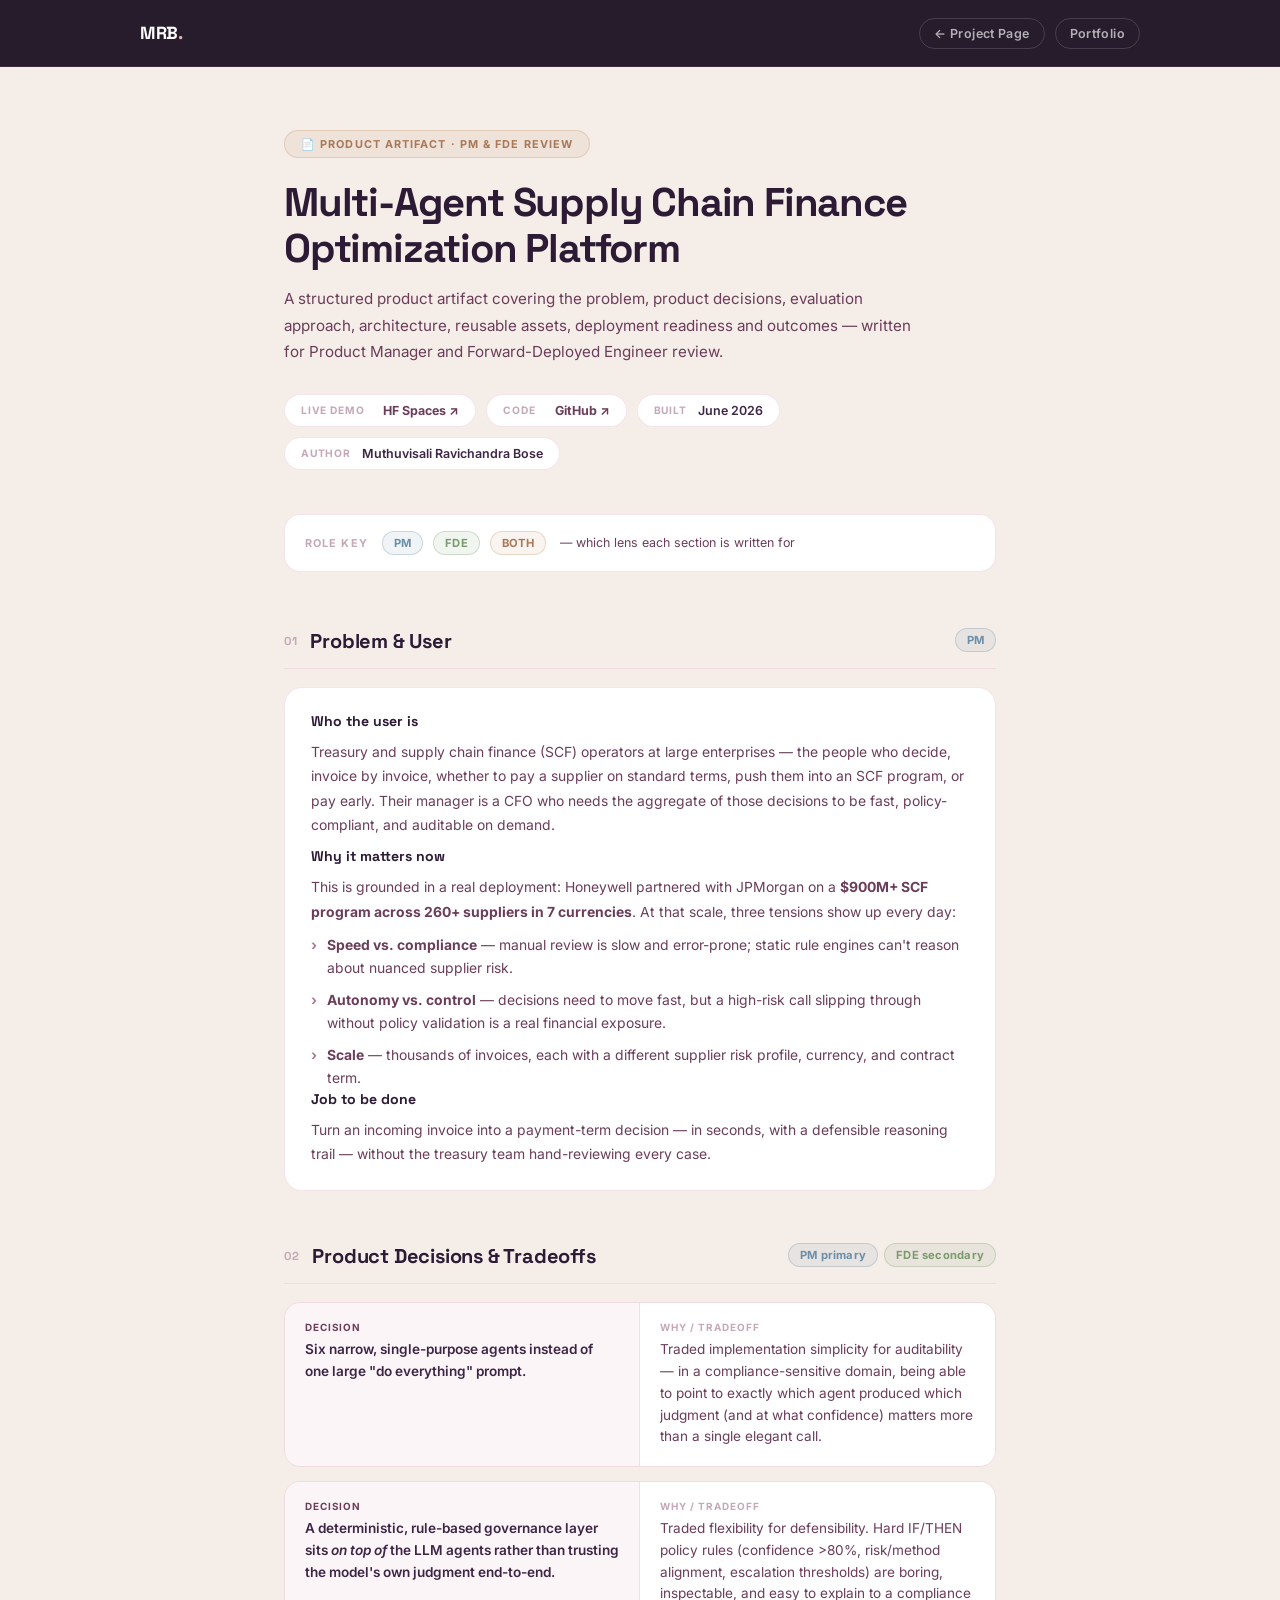
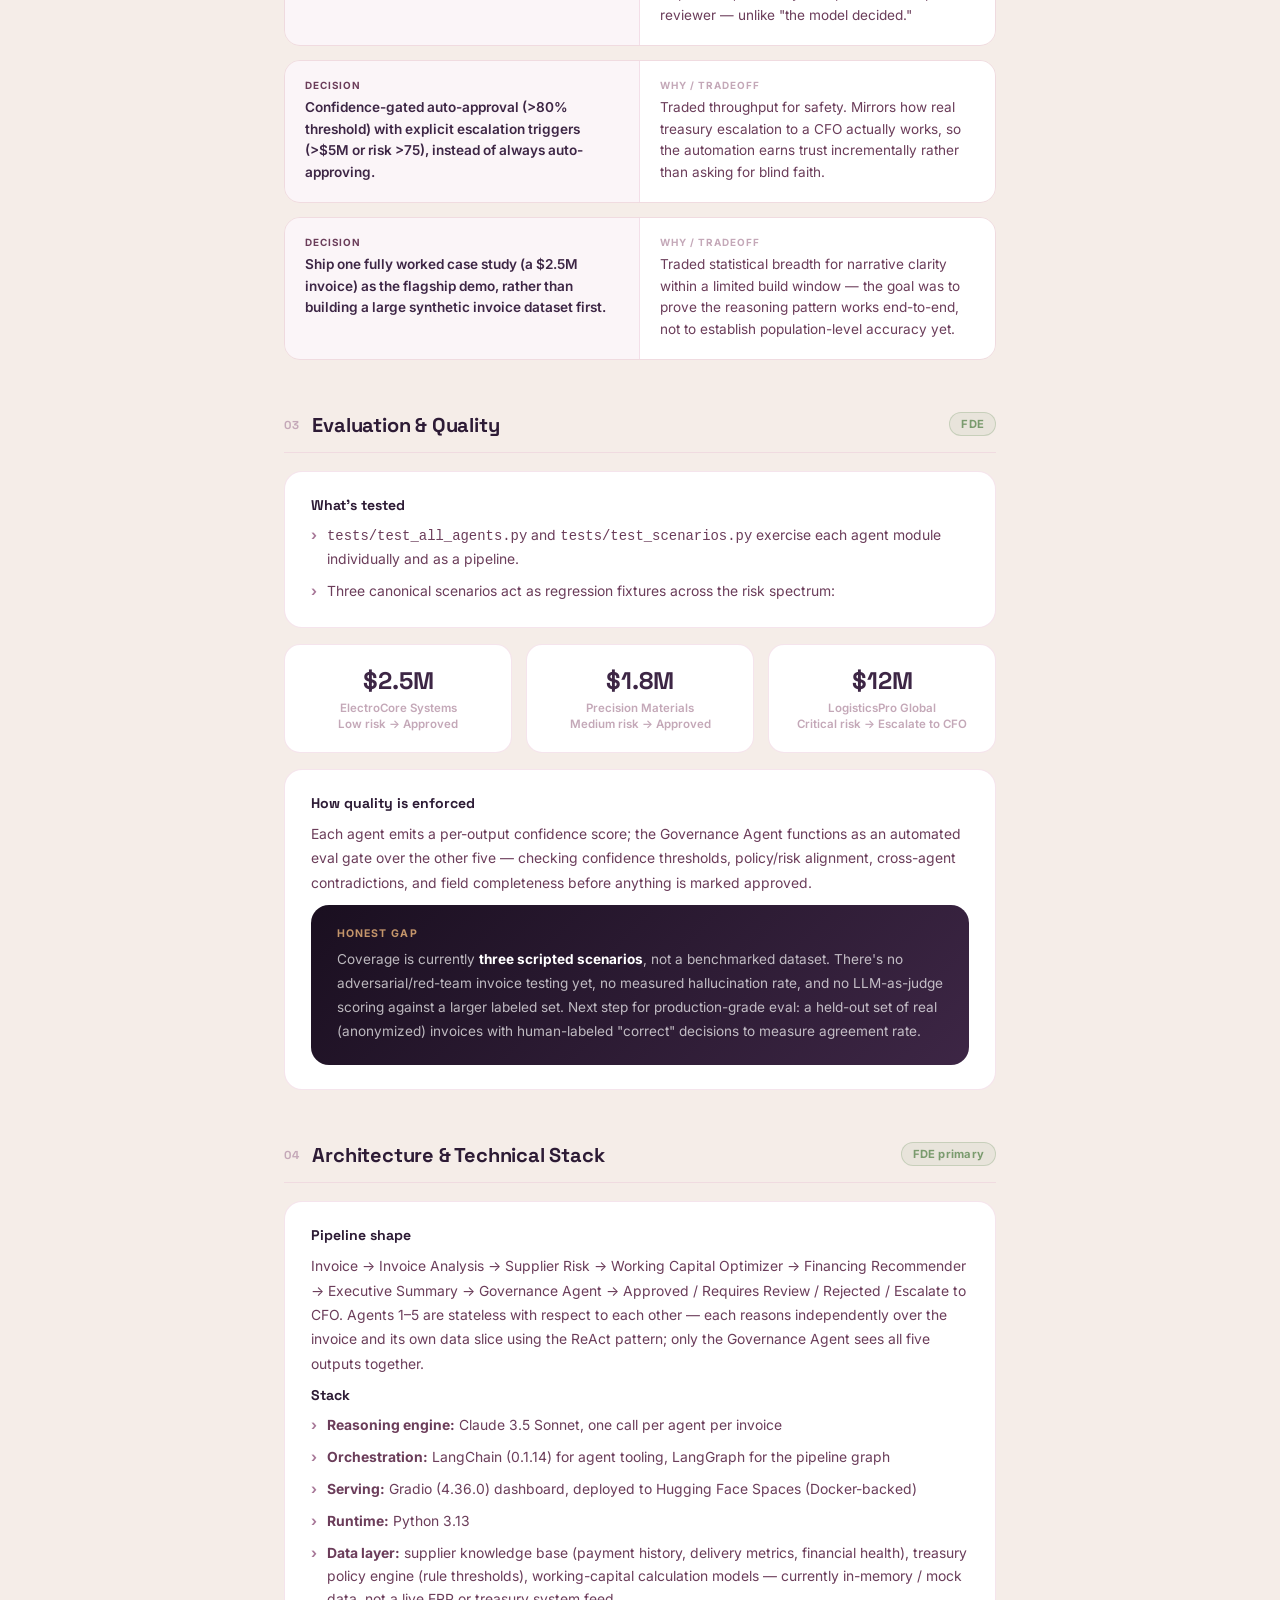
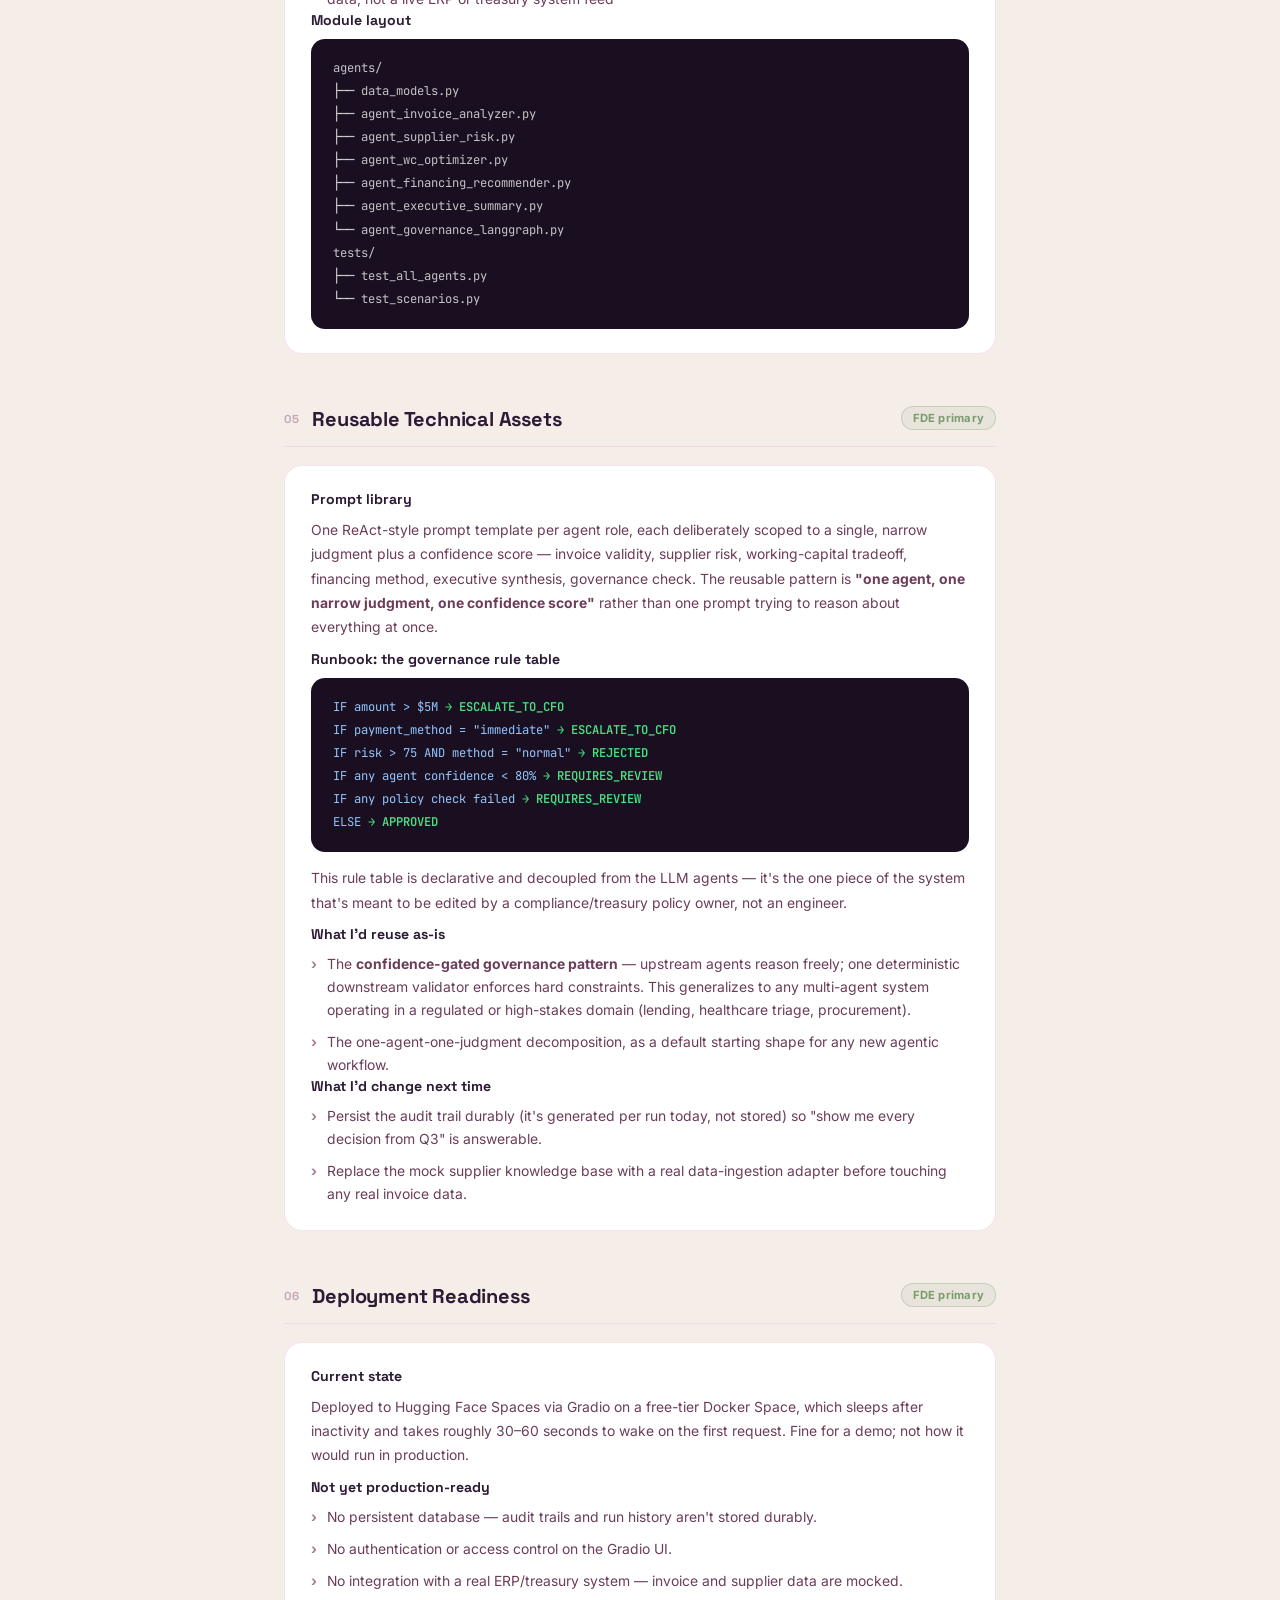
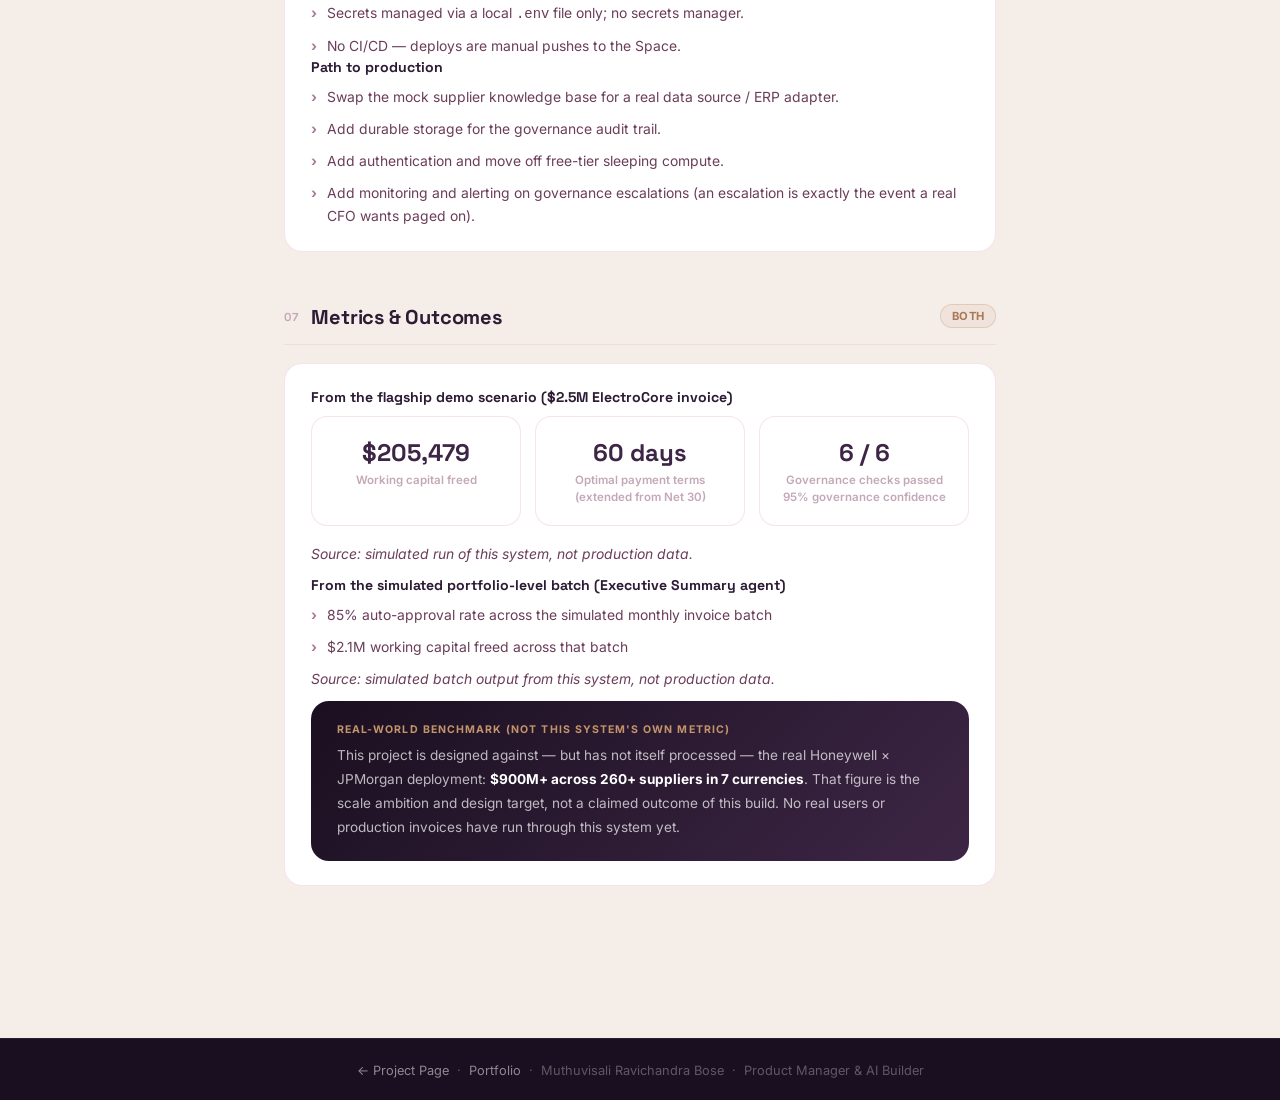
<file: supply-chain-finance-artifact.html>
<!DOCTYPE html>
<html lang="en">
<head>
  <meta charset="UTF-8"/>
  <meta name="viewport" content="width=device-width, initial-scale=1.0"/>
  <title>Product Artifact — Multi-Agent Supply Chain Finance Platform</title>
  <meta name="description" content="PM/FDE product artifact: problem, decisions, evaluation, architecture, reusable assets, deployment readiness and outcomes for the Multi-Agent Supply Chain Finance Platform."/>
  <link href="https://fonts.googleapis.com/css2?family=Inter:wght@300;400;500;600;700;800;900&family=Space+Grotesk:wght@300;400;500;600;700&family=JetBrains+Mono:wght@400;500;600&display=swap" rel="stylesheet"/>
  <style>
    :root {
      --bg: #F5EDE8; --bg-alt: #EDD9CF;
      --text: #2D1B35; --text-2: #3D2645; --text-3: #6B3D5A; --muted: #C4A8B8;
      --p50:#FBF5F8; --p100:#F5E8EF; --p200:#E8C4D4; --p300:#D4A0BE;
      --p400:#A87898; --p500:#8B4F7A; --p600:#6B3D5A; --p700:#3D2645;
      --p800:#2D1B35; --p900:#1A0F20;
      --gold:#C4956A; --gold-h:#A87858;
      --border:rgba(232,196,212,0.45); --border-h:rgba(107,61,90,0.5);
      --sh-sm:0 2px 8px rgba(45,27,53,0.07);
      --sh-md:0 8px 30px rgba(45,27,53,0.11);
      --pm: #6B8FA8; --pm-bg: rgba(107,143,168,0.1); --pm-bd: rgba(107,143,168,0.3);
      --fde: #7A9B6E; --fde-bg: rgba(122,155,110,0.1); --fde-bd: rgba(122,155,110,0.3);
      --both-bg: rgba(196,149,106,0.1); --both-bd: rgba(196,149,106,0.32);
    }
    *,*::before,*::after{margin:0;padding:0;box-sizing:border-box;}
    html{scroll-behavior:smooth;}
    body{font-family:'Inter',sans-serif;background:var(--bg);color:var(--text);overflow-x:hidden;}
    a{color:inherit;}

    nav{position:fixed;top:0;left:0;right:0;z-index:1000;padding:0 5%;background:rgba(26,15,32,0.94);backdrop-filter:blur(24px) saturate(160%);border-bottom:1px solid rgba(232,196,212,.1);}
    .nav-inner{max-width:1000px;margin:0 auto;display:flex;align-items:center;justify-content:space-between;height:66px;gap:16px;flex-wrap:wrap;}
    .nav-logo{font-family:'Space Grotesk',sans-serif;font-weight:800;font-size:1.1rem;color:#fff;text-decoration:none;letter-spacing:-.02em;flex-shrink:0;}
    .nav-logo span{background:linear-gradient(135deg,var(--gold),#E8C4D4);-webkit-background-clip:text;-webkit-text-fill-color:transparent;background-clip:text;}
    .nav-links{display:flex;align-items:center;gap:10px;}
    .nav-back{display:flex;align-items:center;gap:8px;color:rgba(255,255,255,.65);font-size:.78rem;font-weight:600;text-decoration:none;letter-spacing:.03em;padding:7px 14px;border-radius:100px;border:1px solid rgba(255,255,255,.15);transition:all .25s ease;white-space:nowrap;}
    .nav-back:hover{color:#fff;background:rgba(255,255,255,.1);border-color:rgba(255,255,255,.3);}

    main{max-width:840px;margin:0 auto;padding:130px 5% 100px;}

    /* HEADER BLOCK */
    .doc-eyebrow{display:inline-flex;align-items:center;gap:8px;background:rgba(196,149,106,.12);border:1px solid rgba(196,149,106,.3);padding:6px 16px;border-radius:100px;font-size:.68rem;color:var(--gold-h);font-weight:700;letter-spacing:.1em;text-transform:uppercase;margin-bottom:22px;}
    .doc-title{font-family:'Space Grotesk',sans-serif;font-size:clamp(1.7rem,4vw,2.5rem);font-weight:800;letter-spacing:-.03em;line-height:1.15;color:var(--text);margin-bottom:14px;}
    .doc-sub{font-size:.95rem;color:var(--text-3);line-height:1.75;max-width:640px;margin-bottom:28px;}
    .meta-row{display:flex;flex-wrap:wrap;gap:10px;margin-bottom:44px;}
    .meta-chip{display:flex;align-items:center;gap:8px;background:#fff;border:1px solid var(--border);border-radius:100px;padding:8px 16px;font-size:.78rem;font-weight:600;color:var(--text-2);}
    .meta-chip a{text-decoration:none;font-weight:700;color:var(--p600);}
    .meta-chip a:hover{color:var(--gold-h);}
    .meta-chip .lbl{color:var(--muted);font-weight:700;text-transform:uppercase;font-size:.64rem;letter-spacing:.08em;}

    /* ROLE LEGEND */
    .legend{display:flex;flex-wrap:wrap;gap:10px;align-items:center;background:#fff;border:1px solid var(--border);border-radius:16px;padding:16px 20px;margin-bottom:56px;}
    .legend-lbl{font-size:.68rem;font-weight:700;text-transform:uppercase;letter-spacing:.1em;color:var(--muted);margin-right:4px;}
    .tag{display:inline-flex;align-items:center;font-size:.7rem;font-weight:700;padding:4px 11px;border-radius:100px;letter-spacing:.02em;white-space:nowrap;}
    .tag.pm{background:var(--pm-bg);border:1px solid var(--pm-bd);color:var(--pm);}
    .tag.fde{background:var(--fde-bg);border:1px solid var(--fde-bd);color:var(--fde);}
    .tag.both{background:var(--both-bg);border:1px solid var(--both-bd);color:var(--gold-h);}

    /* DOC SECTIONS */
    .doc-section{margin-bottom:52px;}
    .doc-hd{display:flex;align-items:flex-start;justify-content:space-between;gap:16px;margin-bottom:18px;flex-wrap:wrap;border-bottom:1px solid var(--border);padding-bottom:14px;}
    .doc-hd-left{display:flex;align-items:center;gap:12px;}
    .doc-num{font-family:'Space Grotesk',sans-serif;font-size:.72rem;font-weight:800;color:var(--muted);letter-spacing:.1em;}
    .doc-ttl{font-family:'Space Grotesk',sans-serif;font-size:1.25rem;font-weight:700;color:var(--text);letter-spacing:-.01em;}
    .doc-tags{display:flex;gap:6px;flex-wrap:wrap;}

    .card{background:#fff;border:1px solid var(--border);border-radius:18px;padding:24px 26px;margin-bottom:16px;}
    .card:last-child{margin-bottom:0;}
    .card h4{font-family:'Space Grotesk',sans-serif;font-size:.88rem;font-weight:700;color:var(--text);margin-bottom:10px;}
    .card p{font-size:.87rem;color:var(--text-3);line-height:1.75;margin-bottom:10px;}
    .card p:last-child{margin-bottom:0;}
    .blist{list-style:none;display:flex;flex-direction:column;gap:9px;}
    .blist li{font-size:.87rem;color:var(--text-3);line-height:1.65;padding-left:16px;position:relative;}
    .blist li::before{content:'›';position:absolute;left:0;color:var(--p400);font-weight:700;}

    /* TRADEOFF ROWS */
    .tradeoff{display:grid;grid-template-columns:1fr 1fr;gap:0;border:1px solid var(--border);border-radius:16px;overflow:hidden;margin-bottom:14px;}
    .tradeoff:last-child{margin-bottom:0;}
    .to-col{padding:18px 20px;}
    .to-col.decision{background:var(--p50);border-right:1px solid var(--border);}
    .to-col.why{background:#fff;}
    .to-lbl{font-size:.62rem;font-weight:700;text-transform:uppercase;letter-spacing:.1em;color:var(--muted);margin-bottom:6px;}
    .to-col.decision .to-lbl{color:var(--p600);}
    .to-txt{font-size:.85rem;color:var(--text-2);line-height:1.6;font-weight:600;}
    .to-col.why .to-txt{color:var(--text-3);font-weight:400;}

    /* HONEST CAVEAT CALLOUT */
    .caveat{background:linear-gradient(135deg,var(--p900) 0%,var(--p700) 100%);border-radius:18px;padding:22px 26px;margin-top:4px;}
    .caveat-lbl{font-size:.66rem;font-weight:700;letter-spacing:.1em;text-transform:uppercase;color:var(--gold);margin-bottom:8px;}
    .caveat p{font-size:.85rem;color:rgba(255,255,255,.7);line-height:1.75;margin:0;}
    .caveat strong{color:#fff;}

    /* METRICS */
    .metric-grid{display:grid;grid-template-columns:repeat(3,1fr);gap:14px;margin-bottom:16px;}
    .metric-card{background:#fff;border:1px solid var(--border);border-radius:16px;padding:20px;text-align:center;}
    .metric-num{font-family:'Space Grotesk',sans-serif;font-size:1.5rem;font-weight:800;color:var(--p700);margin-bottom:4px;}
    .metric-lbl{font-size:.72rem;color:var(--muted);font-weight:600;line-height:1.4;}
    .source-note{font-size:.72rem;color:var(--muted);font-style:italic;margin-top:8px;}

    /* CODE / MONO */
    .mono-block{background:var(--p900);border-radius:14px;padding:18px 22px;font-family:'JetBrains Mono',monospace;font-size:.76rem;color:rgba(255,255,255,.75);line-height:1.9;overflow-x:auto;}
    .mono-block .rule{color:#93c5fd;}
    .mono-block .out{color:#4ade80;font-weight:600;}

    /* FOOTER */
    footer{background:var(--p900);border-top:1px solid rgba(255,255,255,.06);padding:24px 5%;text-align:center;}
    footer p{font-size:.8rem;color:rgba(255,255,255,.3);}
    footer a{color:rgba(255,255,255,.5);text-decoration:none;transition:color .2s ease;}
    footer a:hover{color:#fff;}

    @media(max-width:640px){
      .metric-grid{grid-template-columns:1fr 1fr;}
      .tradeoff{grid-template-columns:1fr;}
      .to-col.decision{border-right:none;border-bottom:1px solid var(--border);}
    }
  </style>
</head>
<body>

<nav>
  <div class="nav-inner">
    <a href="index.html" class="nav-logo">MRB<span>.</span></a>
    <div class="nav-links">
      <a href="supply-chain-finance.html" class="nav-back">← Project Page</a>
      <a href="index.html#projects" class="nav-back">Portfolio</a>
    </div>
  </div>
</nav>

<main>

  <div class="doc-eyebrow">📄 Product Artifact · PM &amp; FDE Review</div>
  <h1 class="doc-title">Multi-Agent Supply Chain Finance Optimization Platform</h1>
  <p class="doc-sub">A structured product artifact covering the problem, product decisions, evaluation approach, architecture, reusable assets, deployment readiness and outcomes — written for Product Manager and Forward-Deployed Engineer review.</p>

  <div class="meta-row">
    <div class="meta-chip"><span class="lbl">Live Demo</span>&nbsp;<a href="https://huggingface.co/spaces/visaliravi/multi-agent-scf-platform" target="_blank" rel="noopener">HF Spaces ↗</a></div>
    <div class="meta-chip"><span class="lbl">Code</span>&nbsp;<a href="https://github.com/Muthuvisali/multi-agent-scf-platform" target="_blank" rel="noopener">GitHub ↗</a></div>
    <div class="meta-chip"><span class="lbl">Built</span>&nbsp;June 2026</div>
    <div class="meta-chip"><span class="lbl">Author</span>&nbsp;Muthuvisali Ravichandra Bose</div>
  </div>

  <div class="legend">
    <span class="legend-lbl">Role key</span>
    <span class="tag pm">PM</span>
    <span class="tag fde">FDE</span>
    <span class="tag both">BOTH</span>
    <span style="font-size:.78rem;color:var(--text-3);margin-left:4px;">— which lens each section is written for</span>
  </div>

  <!-- 1. PROBLEM & USER -->
  <div class="doc-section">
    <div class="doc-hd">
      <div class="doc-hd-left"><span class="doc-num">01</span><span class="doc-ttl">Problem &amp; User</span></div>
      <div class="doc-tags"><span class="tag pm">PM</span></div>
    </div>
    <div class="card">
      <h4>Who the user is</h4>
      <p>Treasury and supply chain finance (SCF) operators at large enterprises — the people who decide, invoice by invoice, whether to pay a supplier on standard terms, push them into an SCF program, or pay early. Their manager is a CFO who needs the aggregate of those decisions to be fast, policy-compliant, and auditable on demand.</p>
      <h4>Why it matters now</h4>
      <p>This is grounded in a real deployment: Honeywell partnered with JPMorgan on a <strong>$900M+ SCF program across 260+ suppliers in 7 currencies</strong>. At that scale, three tensions show up every day:</p>
      <ul class="blist">
        <li><strong>Speed vs. compliance</strong> — manual review is slow and error-prone; static rule engines can't reason about nuanced supplier risk.</li>
        <li><strong>Autonomy vs. control</strong> — decisions need to move fast, but a high-risk call slipping through without policy validation is a real financial exposure.</li>
        <li><strong>Scale</strong> — thousands of invoices, each with a different supplier risk profile, currency, and contract term.</li>
      </ul>
      <h4>Job to be done</h4>
      <p>Turn an incoming invoice into a payment-term decision — in seconds, with a defensible reasoning trail — without the treasury team hand-reviewing every case.</p>
    </div>
  </div>

  <!-- 2. PRODUCT DECISIONS & TRADEOFFS -->
  <div class="doc-section">
    <div class="doc-hd">
      <div class="doc-hd-left"><span class="doc-num">02</span><span class="doc-ttl">Product Decisions &amp; Tradeoffs</span></div>
      <div class="doc-tags"><span class="tag pm">PM primary</span><span class="tag fde">FDE secondary</span></div>
    </div>

    <div class="tradeoff">
      <div class="to-col decision"><div class="to-lbl">Decision</div><div class="to-txt">Six narrow, single-purpose agents instead of one large "do everything" prompt.</div></div>
      <div class="to-col why"><div class="to-lbl">Why / tradeoff</div><div class="to-txt">Traded implementation simplicity for auditability — in a compliance-sensitive domain, being able to point to exactly which agent produced which judgment (and at what confidence) matters more than a single elegant call.</div></div>
    </div>

    <div class="tradeoff">
      <div class="to-col decision"><div class="to-lbl">Decision</div><div class="to-txt">A deterministic, rule-based governance layer sits <em>on top of</em> the LLM agents rather than trusting the model's own judgment end-to-end.</div></div>
      <div class="to-col why"><div class="to-lbl">Why / tradeoff</div><div class="to-txt">Traded flexibility for defensibility. Hard IF/THEN policy rules (confidence &gt;80%, risk/method alignment, escalation thresholds) are boring, inspectable, and easy to explain to a compliance reviewer — unlike "the model decided."</div></div>
    </div>

    <div class="tradeoff">
      <div class="to-col decision"><div class="to-lbl">Decision</div><div class="to-txt">Confidence-gated auto-approval (&gt;80% threshold) with explicit escalation triggers (&gt;$5M or risk &gt;75), instead of always auto-approving.</div></div>
      <div class="to-col why"><div class="to-lbl">Why / tradeoff</div><div class="to-txt">Traded throughput for safety. Mirrors how real treasury escalation to a CFO actually works, so the automation earns trust incrementally rather than asking for blind faith.</div></div>
    </div>

    <div class="tradeoff">
      <div class="to-col decision"><div class="to-lbl">Decision</div><div class="to-txt">Ship one fully worked case study (a $2.5M invoice) as the flagship demo, rather than building a large synthetic invoice dataset first.</div></div>
      <div class="to-col why"><div class="to-lbl">Why / tradeoff</div><div class="to-txt">Traded statistical breadth for narrative clarity within a limited build window — the goal was to prove the reasoning pattern works end-to-end, not to establish population-level accuracy yet.</div></div>
    </div>
  </div>

  <!-- 3. EVALUATION & QUALITY -->
  <div class="doc-section">
    <div class="doc-hd">
      <div class="doc-hd-left"><span class="doc-num">03</span><span class="doc-ttl">Evaluation &amp; Quality</span></div>
      <div class="doc-tags"><span class="tag fde">FDE</span></div>
    </div>
    <div class="card">
      <h4>What's tested</h4>
      <ul class="blist">
        <li><code>tests/test_all_agents.py</code> and <code>tests/test_scenarios.py</code> exercise each agent module individually and as a pipeline.</li>
        <li>Three canonical scenarios act as regression fixtures across the risk spectrum:</li>
      </ul>
    </div>
    <div class="metric-grid">
      <div class="metric-card"><div class="metric-num">$2.5M</div><div class="metric-lbl">ElectroCore Systems<br/>Low risk → Approved</div></div>
      <div class="metric-card"><div class="metric-num">$1.8M</div><div class="metric-lbl">Precision Materials<br/>Medium risk → Approved</div></div>
      <div class="metric-card"><div class="metric-num">$12M</div><div class="metric-lbl">LogisticsPro Global<br/>Critical risk → Escalate to CFO</div></div>
    </div>
    <div class="card">
      <h4>How quality is enforced</h4>
      <p>Each agent emits a per-output confidence score; the Governance Agent functions as an automated eval gate over the other five — checking confidence thresholds, policy/risk alignment, cross-agent contradictions, and field completeness before anything is marked approved.</p>
      <div class="caveat">
        <div class="caveat-lbl">Honest gap</div>
        <p>Coverage is currently <strong>three scripted scenarios</strong>, not a benchmarked dataset. There's no adversarial/red-team invoice testing yet, no measured hallucination rate, and no LLM-as-judge scoring against a larger labeled set. Next step for production-grade eval: a held-out set of real (anonymized) invoices with human-labeled "correct" decisions to measure agreement rate.</p>
      </div>
    </div>
  </div>

  <!-- 4. ARCHITECTURE & TECHNICAL STACK -->
  <div class="doc-section">
    <div class="doc-hd">
      <div class="doc-hd-left"><span class="doc-num">04</span><span class="doc-ttl">Architecture &amp; Technical Stack</span></div>
      <div class="doc-tags"><span class="tag fde">FDE primary</span></div>
    </div>
    <div class="card">
      <h4>Pipeline shape</h4>
      <p>Invoice → Invoice Analysis → Supplier Risk → Working Capital Optimizer → Financing Recommender → Executive Summary → Governance Agent → Approved / Requires Review / Rejected / Escalate to CFO. Agents 1–5 are stateless with respect to each other — each reasons independently over the invoice and its own data slice using the ReAct pattern; only the Governance Agent sees all five outputs together.</p>
      <h4>Stack</h4>
      <ul class="blist">
        <li><strong>Reasoning engine:</strong> Claude 3.5 Sonnet, one call per agent per invoice</li>
        <li><strong>Orchestration:</strong> LangChain (0.1.14) for agent tooling, LangGraph for the pipeline graph</li>
        <li><strong>Serving:</strong> Gradio (4.36.0) dashboard, deployed to Hugging Face Spaces (Docker-backed)</li>
        <li><strong>Runtime:</strong> Python 3.13</li>
        <li><strong>Data layer:</strong> supplier knowledge base (payment history, delivery metrics, financial health), treasury policy engine (rule thresholds), working-capital calculation models — currently in-memory / mock data, not a live ERP or treasury system feed</li>
      </ul>
      <h4>Module layout</h4>
      <div class="mono-block">
agents/<br/>
├── data_models.py<br/>
├── agent_invoice_analyzer.py<br/>
├── agent_supplier_risk.py<br/>
├── agent_wc_optimizer.py<br/>
├── agent_financing_recommender.py<br/>
├── agent_executive_summary.py<br/>
└── agent_governance_langgraph.py<br/>
tests/<br/>
├── test_all_agents.py<br/>
└── test_scenarios.py
      </div>
    </div>
  </div>

  <!-- 5. REUSABLE TECHNICAL ASSETS -->
  <div class="doc-section">
    <div class="doc-hd">
      <div class="doc-hd-left"><span class="doc-num">05</span><span class="doc-ttl">Reusable Technical Assets</span></div>
      <div class="doc-tags"><span class="tag fde">FDE primary</span></div>
    </div>
    <div class="card">
      <h4>Prompt library</h4>
      <p>One ReAct-style prompt template per agent role, each deliberately scoped to a single, narrow judgment plus a confidence score — invoice validity, supplier risk, working-capital tradeoff, financing method, executive synthesis, governance check. The reusable pattern is <strong>"one agent, one narrow judgment, one confidence score"</strong> rather than one prompt trying to reason about everything at once.</p>
      <h4>Runbook: the governance rule table</h4>
      <div class="mono-block">
<span class="rule">IF amount &gt; $5M</span> <span class="out">→ ESCALATE_TO_CFO</span><br/>
<span class="rule">IF payment_method = "immediate"</span> <span class="out">→ ESCALATE_TO_CFO</span><br/>
<span class="rule">IF risk &gt; 75 AND method = "normal"</span> <span class="out">→ REJECTED</span><br/>
<span class="rule">IF any agent confidence &lt; 80%</span> <span class="out">→ REQUIRES_REVIEW</span><br/>
<span class="rule">IF any policy check failed</span> <span class="out">→ REQUIRES_REVIEW</span><br/>
<span class="rule">ELSE</span> <span class="out">→ APPROVED</span>
      </div>
      <p style="margin-top:14px;">This rule table is declarative and decoupled from the LLM agents — it's the one piece of the system that's meant to be edited by a compliance/treasury policy owner, not an engineer.</p>
      <h4>What I'd reuse as-is</h4>
      <ul class="blist">
        <li>The <strong>confidence-gated governance pattern</strong> — upstream agents reason freely; one deterministic downstream validator enforces hard constraints. This generalizes to any multi-agent system operating in a regulated or high-stakes domain (lending, healthcare triage, procurement).</li>
        <li>The one-agent-one-judgment decomposition, as a default starting shape for any new agentic workflow.</li>
      </ul>
      <h4>What I'd change next time</h4>
      <ul class="blist">
        <li>Persist the audit trail durably (it's generated per run today, not stored) so "show me every decision from Q3" is answerable.</li>
        <li>Replace the mock supplier knowledge base with a real data-ingestion adapter before touching any real invoice data.</li>
      </ul>
    </div>
  </div>

  <!-- 6. DEPLOYMENT READINESS -->
  <div class="doc-section">
    <div class="doc-hd">
      <div class="doc-hd-left"><span class="doc-num">06</span><span class="doc-ttl">Deployment Readiness</span></div>
      <div class="doc-tags"><span class="tag fde">FDE primary</span></div>
    </div>
    <div class="card">
      <h4>Current state</h4>
      <p>Deployed to Hugging Face Spaces via Gradio on a free-tier Docker Space, which sleeps after inactivity and takes roughly 30–60 seconds to wake on the first request. Fine for a demo; not how it would run in production.</p>
      <h4>Not yet production-ready</h4>
      <ul class="blist">
        <li>No persistent database — audit trails and run history aren't stored durably.</li>
        <li>No authentication or access control on the Gradio UI.</li>
        <li>No integration with a real ERP/treasury system — invoice and supplier data are mocked.</li>
        <li>Secrets managed via a local <code>.env</code> file only; no secrets manager.</li>
        <li>No CI/CD — deploys are manual pushes to the Space.</li>
      </ul>
      <h4>Path to production</h4>
      <ul class="blist">
        <li>Swap the mock supplier knowledge base for a real data source / ERP adapter.</li>
        <li>Add durable storage for the governance audit trail.</li>
        <li>Add authentication and move off free-tier sleeping compute.</li>
        <li>Add monitoring and alerting on governance escalations (an escalation is exactly the event a real CFO wants paged on).</li>
      </ul>
    </div>
  </div>

  <!-- 7. METRICS & OUTCOMES -->
  <div class="doc-section">
    <div class="doc-hd">
      <div class="doc-hd-left"><span class="doc-num">07</span><span class="doc-ttl">Metrics &amp; Outcomes</span></div>
      <div class="doc-tags"><span class="tag both">BOTH</span></div>
    </div>
    <div class="card">
      <h4>From the flagship demo scenario ($2.5M ElectroCore invoice)</h4>
      <div class="metric-grid">
        <div class="metric-card"><div class="metric-num">$205,479</div><div class="metric-lbl">Working capital freed</div></div>
        <div class="metric-card"><div class="metric-num">60 days</div><div class="metric-lbl">Optimal payment terms<br/>(extended from Net 30)</div></div>
        <div class="metric-card"><div class="metric-num">6 / 6</div><div class="metric-lbl">Governance checks passed<br/>95% governance confidence</div></div>
      </div>
      <p class="source-note">Source: simulated run of this system, not production data.</p>
      <h4 style="margin-top:6px;">From the simulated portfolio-level batch (Executive Summary agent)</h4>
      <ul class="blist">
        <li>85% auto-approval rate across the simulated monthly invoice batch</li>
        <li>$2.1M working capital freed across that batch</li>
      </ul>
      <p class="source-note">Source: simulated batch output from this system, not production data.</p>
      <div class="caveat">
        <div class="caveat-lbl">Real-world benchmark (not this system's own metric)</div>
        <p>This project is designed against — but has not itself processed — the real Honeywell × JPMorgan deployment: <strong>$900M+ across 260+ suppliers in 7 currencies</strong>. That figure is the scale ambition and design target, not a claimed outcome of this build. No real users or production invoices have run through this system yet.</p>
      </div>
    </div>
  </div>

</main>

<footer>
  <p>
    <a href="supply-chain-finance.html">← Project Page</a> &nbsp;·&nbsp;
    <a href="index.html">Portfolio</a> &nbsp;·&nbsp;
    Muthuvisali Ravichandra Bose &nbsp;·&nbsp; Product Manager &amp; AI Builder
  </p>
</footer>

</body>
</html>
</file>
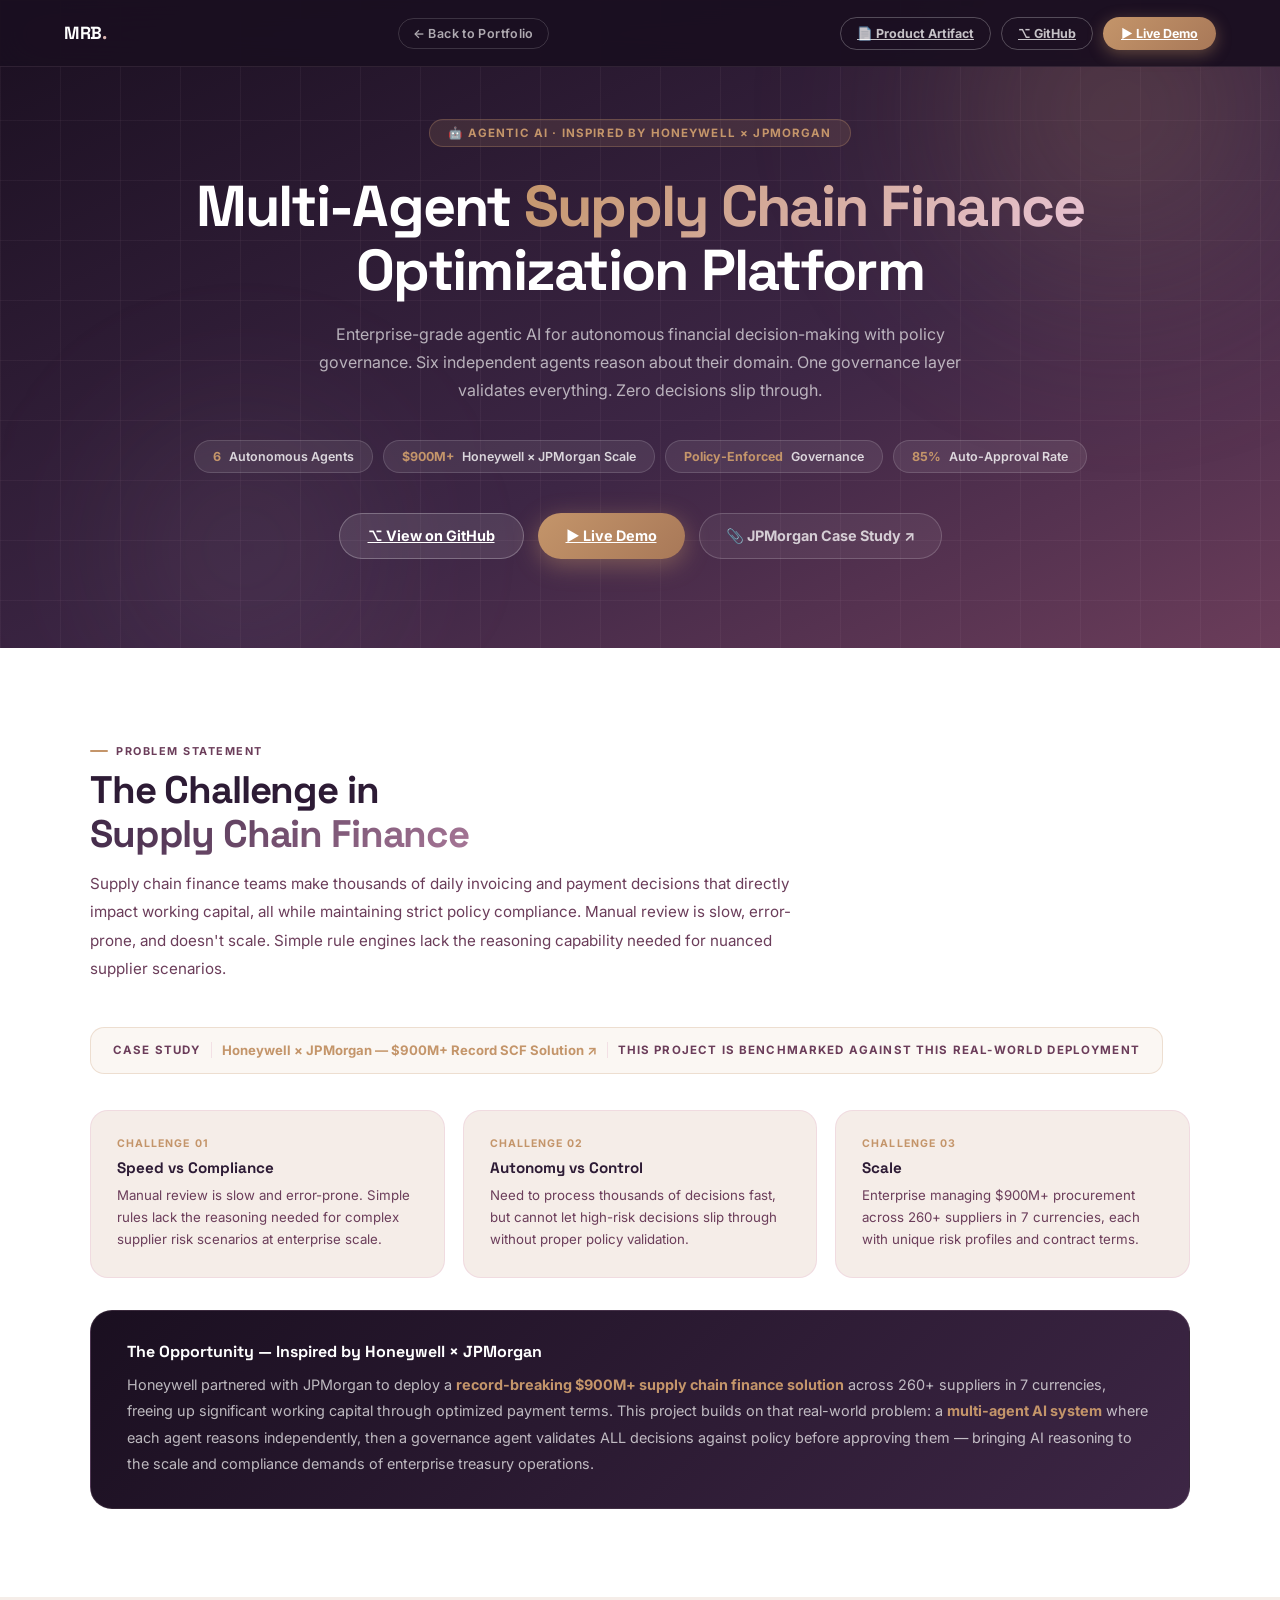
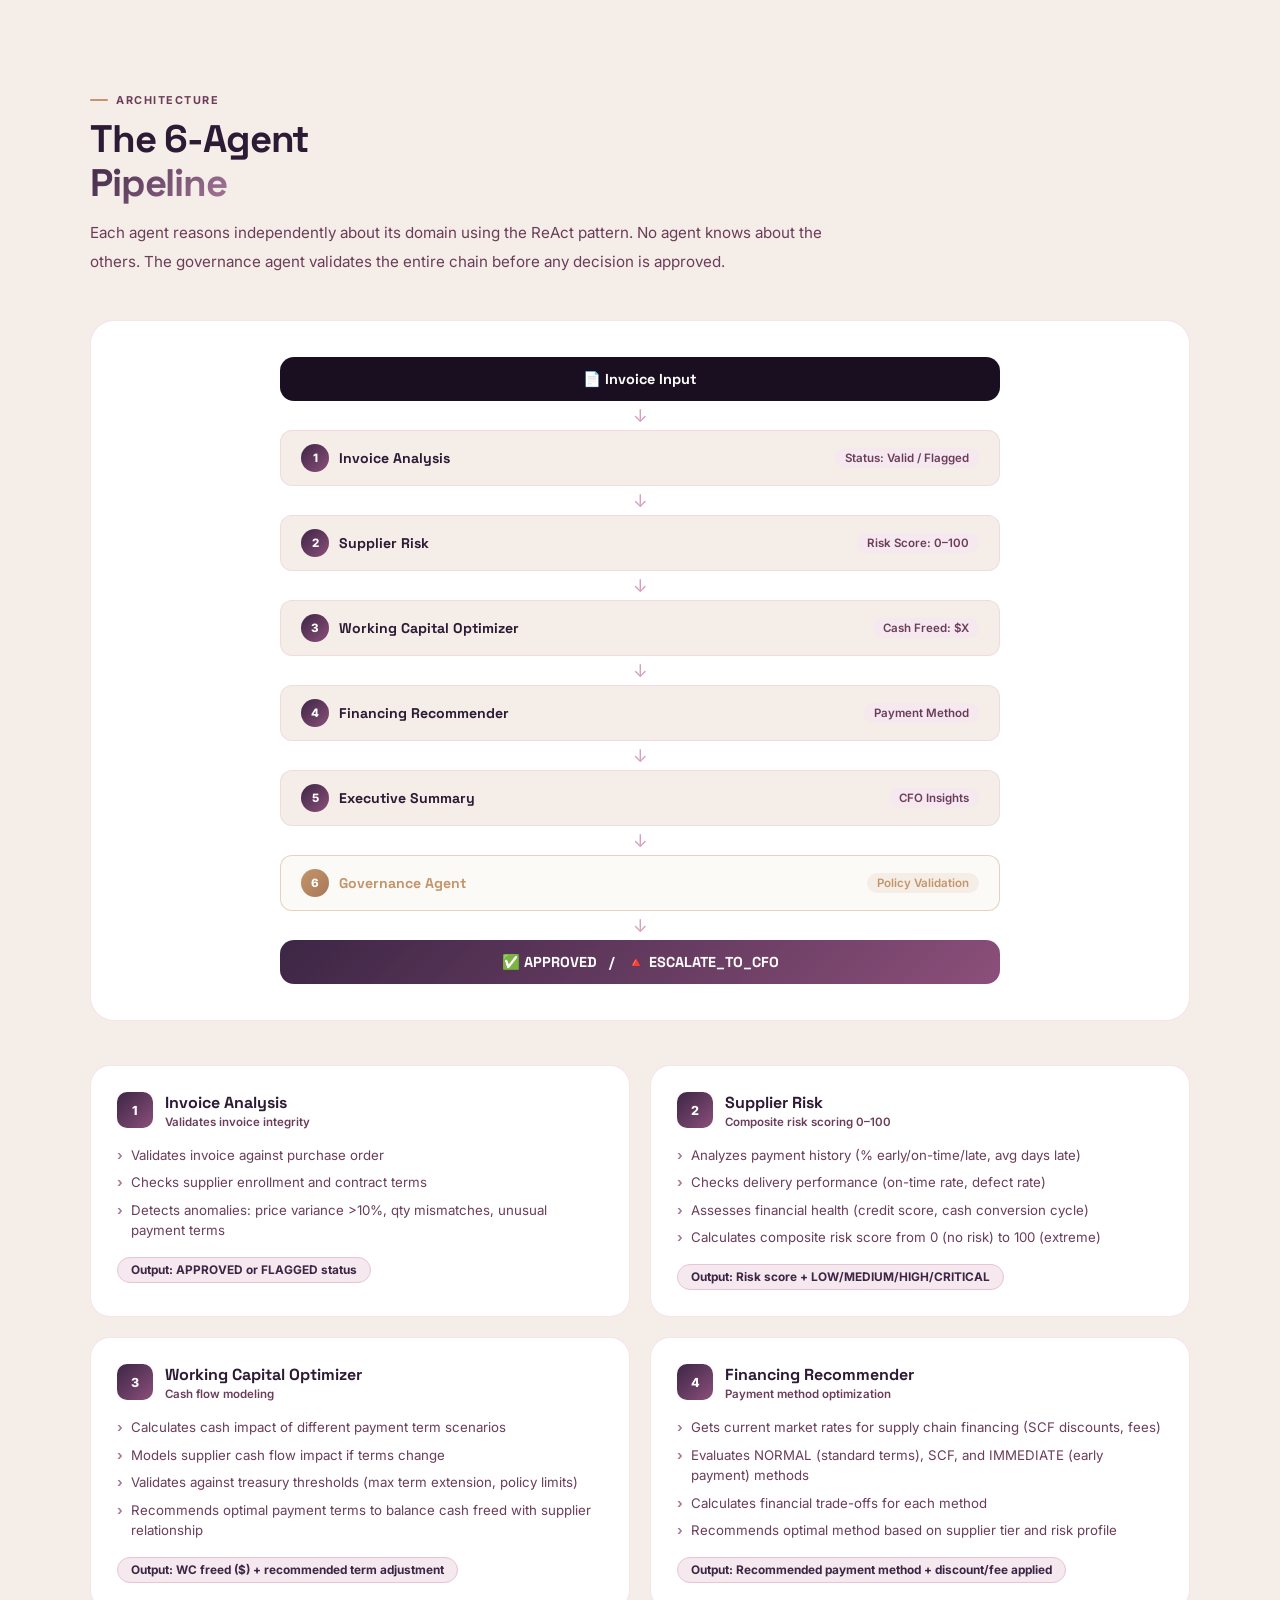
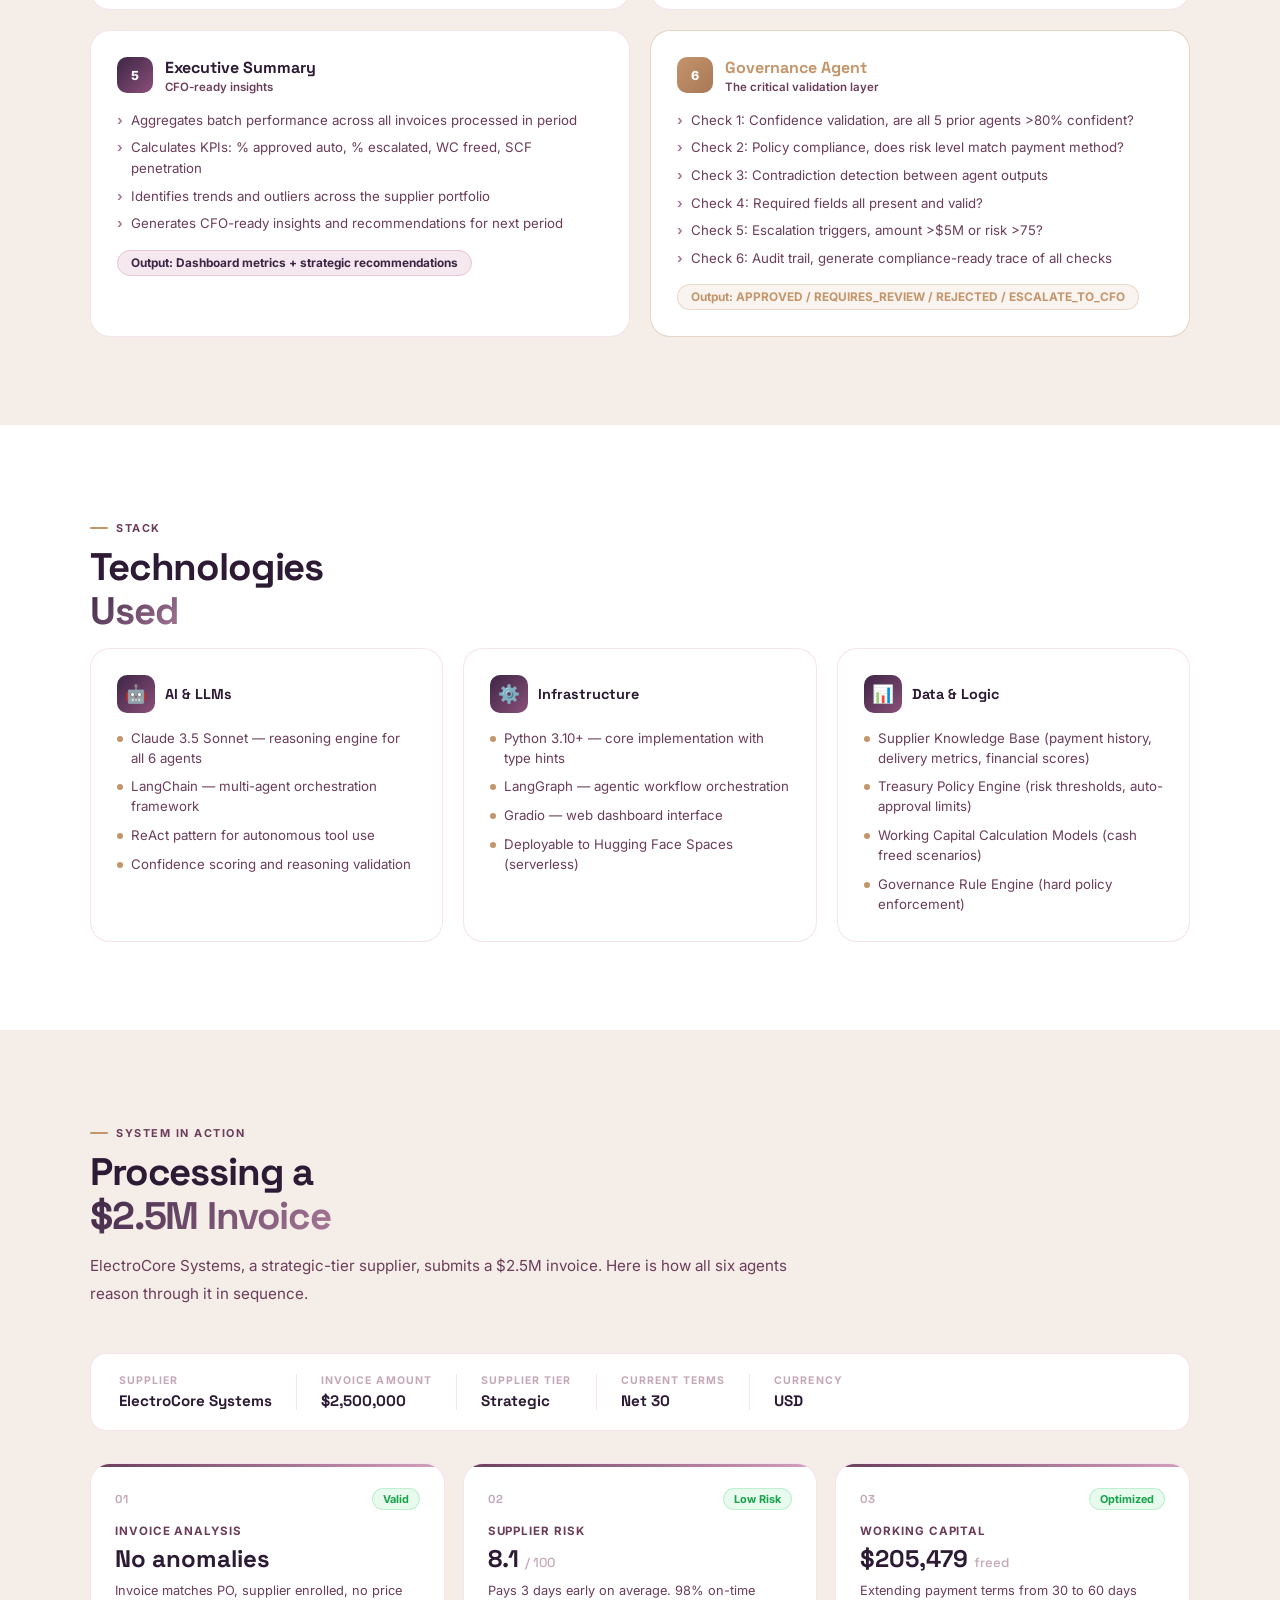
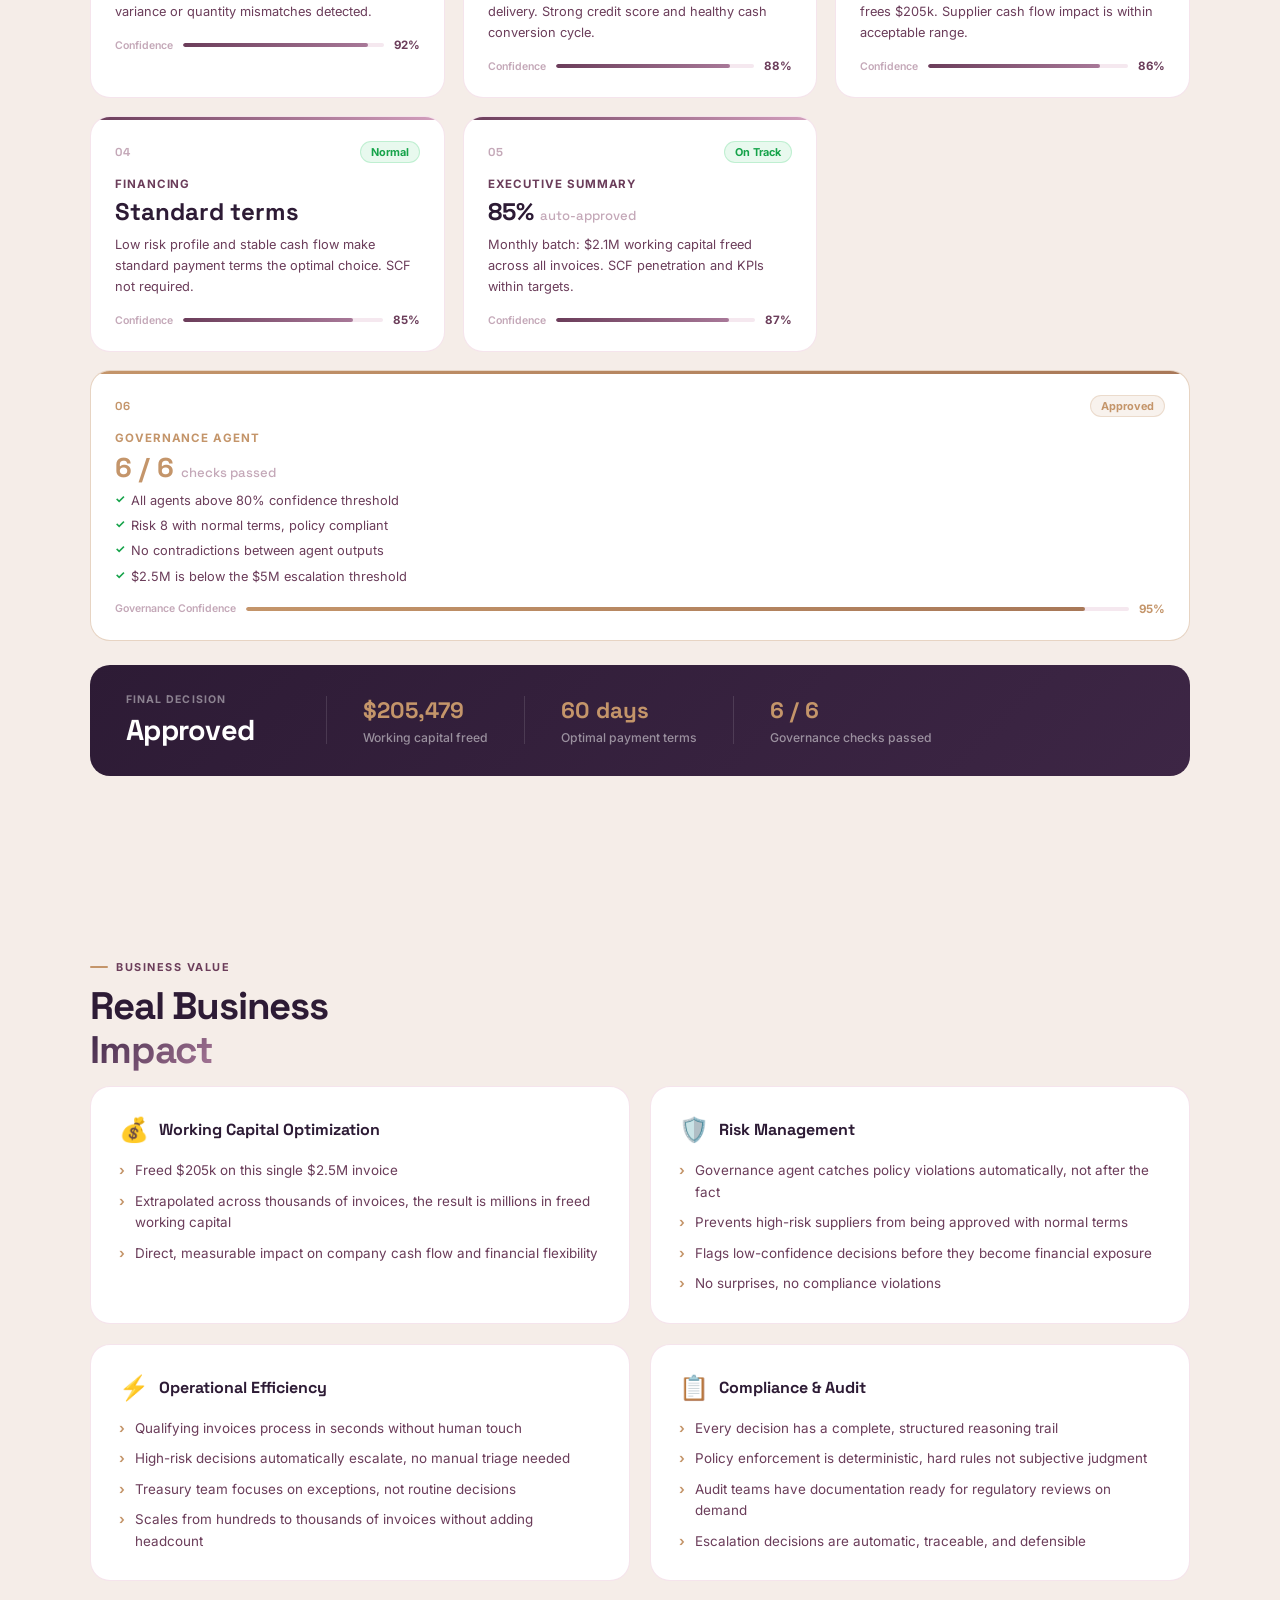
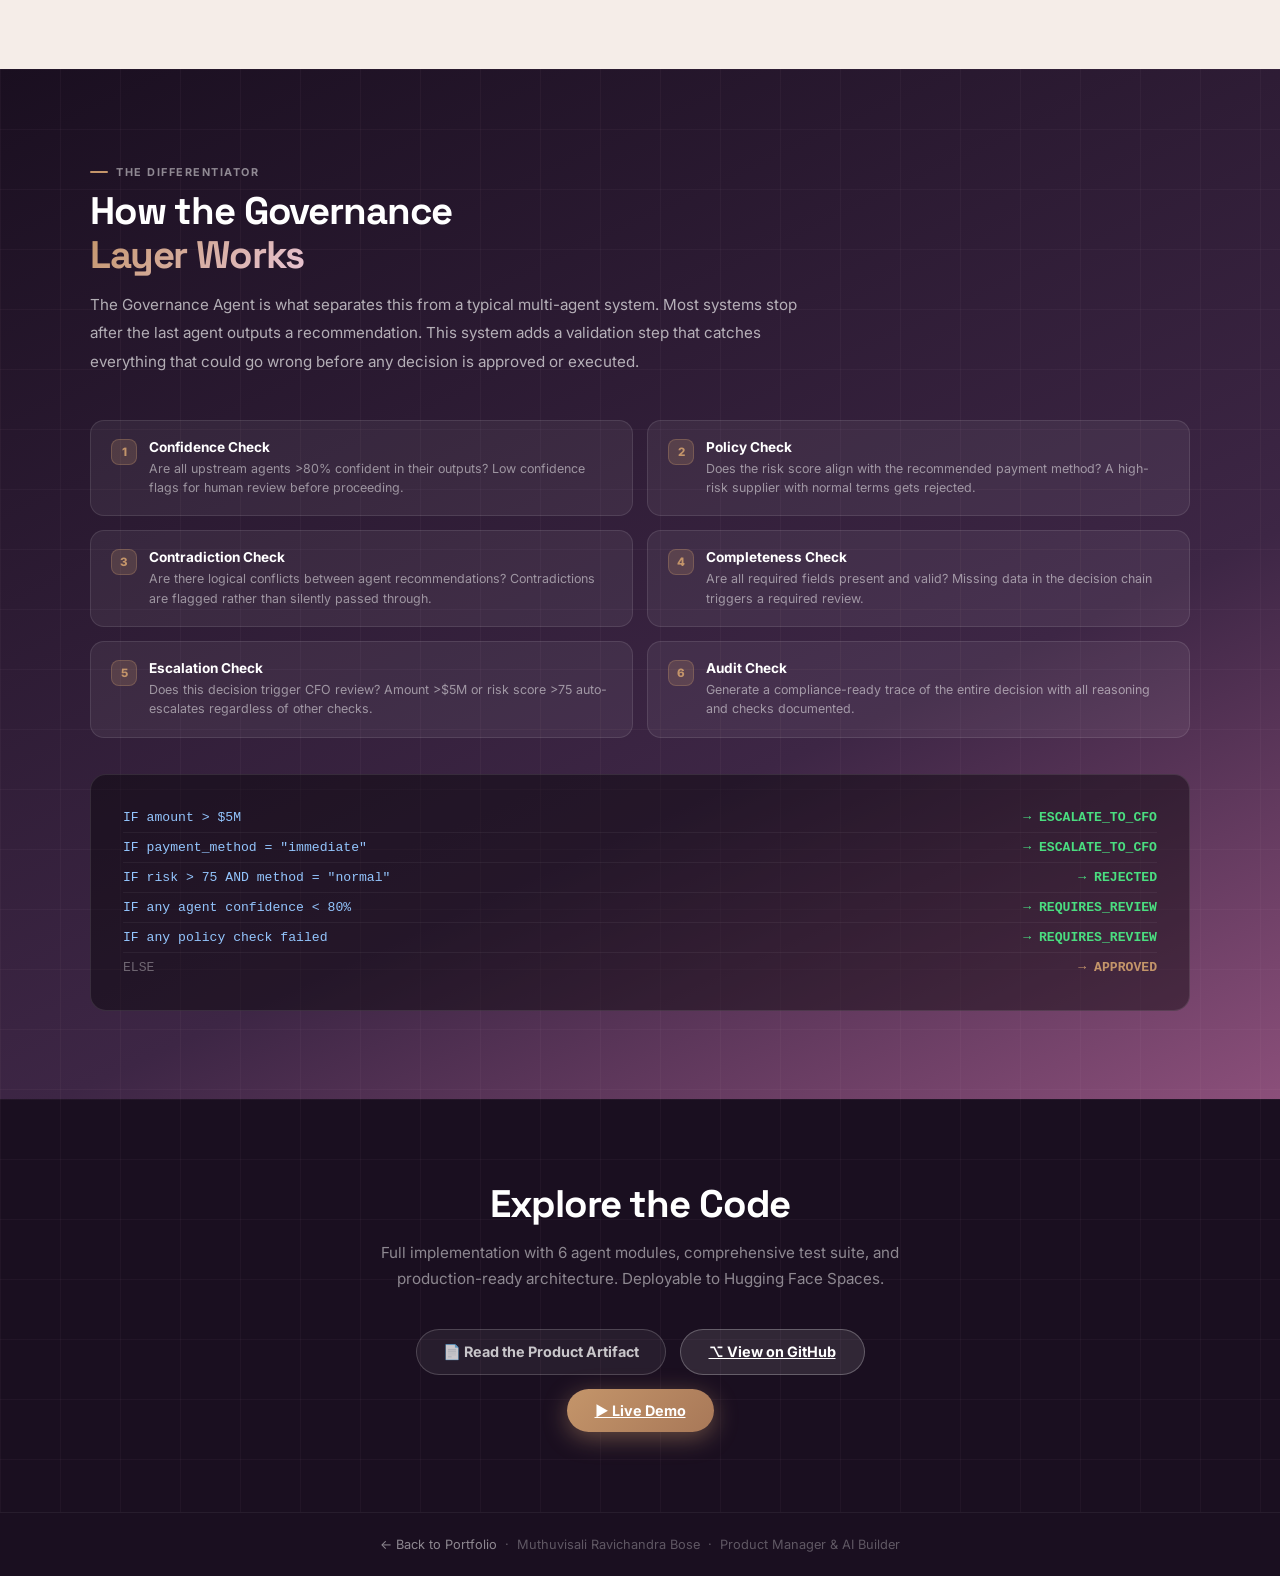
<file: supply-chain-finance.html>
<!DOCTYPE html>
<html lang="en">
<head>
  <meta charset="UTF-8"/>
  <meta name="viewport" content="width=device-width, initial-scale=1.0"/>
  <title>Multi-Agent Supply Chain Finance — Muthuvisali Ravichandra Bose</title>
  <link href="https://fonts.googleapis.com/css2?family=Inter:wght@300;400;500;600;700;800;900&family=Space+Grotesk:wght@300;400;500;600;700&display=swap" rel="stylesheet"/>
  <style>
    :root {
      --bg: #F5EDE8; --bg-alt: #EDD9CF;
      --text: #2D1B35; --text-2: #3D2645; --text-3: #6B3D5A; --muted: #C4A8B8;
      --p50:#FBF5F8; --p100:#F5E8EF; --p200:#E8C4D4; --p300:#D4A0BE;
      --p400:#A87898; --p500:#8B4F7A; --p600:#6B3D5A; --p700:#3D2645;
      --p800:#2D1B35; --p900:#1A0F20;
      --gold:#C4956A; --gold-h:#A87858;
      --border:rgba(232,196,212,0.45); --border-h:rgba(107,61,90,0.5);
      --sh-sm:0 2px 8px rgba(45,27,53,0.07);
      --sh-md:0 8px 30px rgba(45,27,53,0.11);
      --sh-lg:0 20px 60px rgba(45,27,53,0.14);
    }
    *, *::before, *::after { margin:0; padding:0; box-sizing:border-box; }
    html { scroll-behavior:smooth; }
    body { font-family:'Inter',sans-serif; background:var(--bg); color:var(--text); overflow-x:hidden; }

    /* SCROLL BAR */
    .scroll-bar { position:fixed; top:0; left:0; height:3px; width:0; background:linear-gradient(90deg,var(--gold),var(--p400)); z-index:10000; transition:width .1s linear; }

    /* NAV */
    nav { position:fixed; top:0; left:0; right:0; z-index:1000; padding:0 5%; background:rgba(26,15,32,0.94); backdrop-filter:blur(24px) saturate(160%); border-bottom:1px solid rgba(232,196,212,.1); }
    .nav-inner { max-width:1200px; margin:0 auto; display:flex; align-items:center; justify-content:space-between; height:66px; gap:16px; }
    .nav-logo { font-family:'Space Grotesk',sans-serif; font-weight:800; font-size:1.1rem; color:#fff; text-decoration:none; letter-spacing:-.02em; flex-shrink:0; }
    .nav-logo span { background:linear-gradient(135deg,var(--gold),#E8C4D4); -webkit-background-clip:text; -webkit-text-fill-color:transparent; background-clip:text; }
    .nav-back { display:flex; align-items:center; gap:8px; color:rgba(255,255,255,.65); font-size:.78rem; font-weight:600; text-decoration:none; letter-spacing:.03em; padding:7px 14px; border-radius:100px; border:1px solid rgba(255,255,255,.15); transition:all .25s ease; white-space:nowrap; }
    .nav-back:hover { color:#fff; background:rgba(255,255,255,.1); border-color:rgba(255,255,255,.3); }
    .nav-actions { display:flex; align-items:center; gap:10px; }
    .btn-nav-gh { display:inline-flex; align-items:center; gap:6px; font-size:.78rem; padding:8px 16px; background:transparent; color:rgba(255,255,255,.75); border:1.5px solid rgba(255,255,255,.25); border-radius:100px; font-weight:700; cursor:pointer; transition:all .3s ease; font-family:'Inter',sans-serif; }
    .btn-nav-gh:hover { background:rgba(255,255,255,.1); color:#fff; border-color:rgba(255,255,255,.5); transform:translateY(-2px); }
    .btn-nav-demo { display:inline-flex; align-items:center; gap:6px; font-size:.78rem; padding:9px 18px; background:linear-gradient(135deg,var(--gold),var(--gold-h)); color:#fff; border:none; border-radius:100px; font-weight:700; cursor:pointer; transition:all .3s ease; font-family:'Inter',sans-serif; box-shadow:0 4px 16px rgba(196,149,106,.4); }
    .btn-nav-demo:hover { transform:translateY(-2px) scale(1.03); box-shadow:0 8px 28px rgba(196,149,106,.55); }

    /* HERO */
    #hero { min-height:72vh; display:flex; align-items:center; position:relative; overflow:hidden; padding:110px 5% 80px; background:linear-gradient(155deg,var(--p900) 0%,var(--p700) 60%,var(--p600) 100%); }
    .hero-orb { position:absolute; border-radius:50%; filter:blur(80px); pointer-events:none; }
    .hero-orb-1 { width:520px; height:520px; background:radial-gradient(circle,rgba(196,149,106,.28),transparent 70%); top:-150px; right:-100px; animation:floatOrb 8s ease-in-out infinite; }
    .hero-orb-2 { width:360px; height:360px; background:radial-gradient(circle,rgba(232,196,212,.12),transparent 70%); bottom:-80px; left:5%; animation:floatOrb 8s ease-in-out infinite; animation-delay:-4s; }
    @keyframes floatOrb { 0%,100%{transform:translateY(0) scale(1);} 50%{transform:translateY(-28px) scale(1.06);} }
    .hero-grid { position:absolute; inset:0; background-image:linear-gradient(rgba(232,196,212,.05) 1px,transparent 1px),linear-gradient(90deg,rgba(232,196,212,.05) 1px,transparent 1px); background-size:60px 60px; pointer-events:none; }
    .hero-content { max-width:1000px; margin:0 auto; position:relative; z-index:2; width:100%; text-align:center; }
    .hero-tag { display:inline-flex; align-items:center; gap:8px; background:rgba(196,149,106,.15); border:1px solid rgba(196,149,106,.3); padding:6px 18px; border-radius:100px; font-size:.72rem; color:var(--gold); font-weight:700; letter-spacing:.1em; text-transform:uppercase; margin-bottom:28px; }
    .hero-title { font-family:'Space Grotesk',sans-serif; font-size:clamp(2rem,4.5vw,3.8rem); font-weight:800; line-height:1.1; letter-spacing:-.03em; margin-bottom:18px; color:#fff; }
    .hero-title .hl { background:linear-gradient(135deg,var(--gold),#E8C4D4); -webkit-background-clip:text; -webkit-text-fill-color:transparent; background-clip:text; }
    .hero-sub { font-size:1rem; color:rgba(255,255,255,.65); max-width:680px; margin:0 auto 36px; line-height:1.75; }
    .hero-stats { display:flex; flex-wrap:wrap; justify-content:center; gap:10px; margin-bottom:40px; }
    .h-stat { display:flex; align-items:center; gap:8px; background:rgba(255,255,255,.08); border:1px solid rgba(255,255,255,.14); border-radius:100px; padding:8px 18px; font-size:.78rem; font-weight:600; color:rgba(255,255,255,.8); }
    .h-stat strong { color:var(--gold); }
    .hero-btns { display:flex; justify-content:center; gap:14px; flex-wrap:wrap; }
    .btn-hero-gh { display:inline-flex; align-items:center; gap:8px; padding:13px 28px; border-radius:100px; background:rgba(255,255,255,.1); border:1.5px solid rgba(255,255,255,.25); color:#fff; font-size:.9rem; font-weight:700; cursor:pointer; font-family:'Inter',sans-serif; transition:all .3s ease; }
    .btn-hero-gh:hover { background:rgba(255,255,255,.18); border-color:rgba(255,255,255,.45); transform:translateY(-3px); }
    .btn-hero-demo { display:inline-flex; align-items:center; gap:8px; padding:13px 28px; border-radius:100px; background:linear-gradient(135deg,var(--gold),var(--gold-h)); color:#fff; font-size:.9rem; font-weight:700; cursor:pointer; font-family:'Inter',sans-serif; transition:all .3s ease; box-shadow:0 6px 24px rgba(196,149,106,.45); border:none; }
    .btn-hero-demo:hover { transform:translateY(-3px) scale(1.03); box-shadow:0 12px 36px rgba(196,149,106,.6); }

    /* SECTIONS */
    section.light { background:#fff; }
    section.cream { background:var(--bg); }
    section.dark { background:linear-gradient(155deg,var(--p900) 0%,var(--p700) 65%,var(--p500) 100%); position:relative; overflow:hidden; }
    section.dark::before { content:''; position:absolute; inset:0; background-image:linear-gradient(rgba(232,196,212,.04) 1px,transparent 1px),linear-gradient(90deg,rgba(232,196,212,.04) 1px,transparent 1px); background-size:60px 60px; pointer-events:none; }
    section { padding:88px 5%; }
    .sec-inner { max-width:1100px; margin:0 auto; position:relative; z-index:1; }
    .sec-tag { display:inline-flex; align-items:center; gap:8px; font-size:.68rem; font-weight:700; letter-spacing:.14em; text-transform:uppercase; color:var(--p600); margin-bottom:10px; }
    .sec-tag::before { content:''; width:18px; height:2px; background:var(--gold); border-radius:2px; }
    .dark .sec-tag { color:rgba(255,255,255,.5); }
    .sec-title { font-family:'Space Grotesk',sans-serif; font-size:clamp(1.7rem,3vw,2.5rem); font-weight:800; letter-spacing:-.03em; color:var(--text); margin-bottom:14px; line-height:1.15; }
    .dark .sec-title { color:#fff; }
    .sec-title .ac { background:linear-gradient(135deg,var(--p700),var(--p400)); -webkit-background-clip:text; -webkit-text-fill-color:transparent; background-clip:text; }
    .sec-title .ac-gold { background:linear-gradient(135deg,var(--gold),#E8C4D4); -webkit-background-clip:text; -webkit-text-fill-color:transparent; background-clip:text; }
    .sec-lead { font-size:.95rem; color:var(--text-3); line-height:1.85; max-width:740px; margin-bottom:44px; }
    .dark .sec-lead { color:rgba(255,255,255,.65); }

    /* PROBLEM */
    .tension-grid { display:grid; grid-template-columns:repeat(3,1fr); gap:18px; margin-bottom:32px; }
    .tension-card { background:var(--bg); border:1px solid var(--border); border-radius:18px; padding:26px; transition:all .3s ease; }
    .tension-card:hover { border-color:var(--border-h); box-shadow:var(--sh-md); transform:translateY(-3px); }
    .t-label { font-size:.66rem; font-weight:700; letter-spacing:.1em; text-transform:uppercase; color:var(--gold); margin-bottom:8px; }
    .tension-card h4 { font-family:'Space Grotesk',sans-serif; font-size:.95rem; font-weight:700; color:var(--text); margin-bottom:8px; }
    .tension-card p { font-size:.83rem; color:var(--text-3); line-height:1.65; }
    .callout { background:linear-gradient(135deg,var(--p900) 0%,var(--p700) 100%); border-radius:22px; padding:30px 36px; border:1px solid rgba(232,196,212,.12); }
    .callout-ttl { font-family:'Space Grotesk',sans-serif; font-size:1rem; font-weight:700; color:#fff; margin-bottom:10px; }
    .callout p { font-size:.9rem; color:rgba(255,255,255,.7); line-height:1.85; }
    .callout strong { color:var(--gold); }

    /* PIPELINE */
    .pipeline-flow { background:#fff; border:1px solid var(--border); border-radius:24px; padding:36px; margin-bottom:44px; display:flex; flex-direction:column; align-items:center; gap:0; }
    .pipe-in-out { background:var(--p900); color:#fff; border-radius:14px; padding:13px 28px; font-family:'Space Grotesk',sans-serif; font-size:.9rem; font-weight:700; text-align:center; width:100%; max-width:720px; }
    .pipe-in-out.out { background:linear-gradient(135deg,var(--p700),var(--p500)); }
    .pipe-arrow { color:var(--p300); font-size:1.1rem; padding:4px 0; }
    .pipe-row { width:100%; max-width:720px; }
    .pipe-box { background:var(--bg); border:1.5px solid var(--border); border-radius:12px; padding:13px 20px; display:flex; align-items:center; justify-content:space-between; gap:12px; transition:border-color .2s; }
    .pipe-box:hover { border-color:var(--border-h); }
    .pipe-box.gov { border-color:rgba(196,149,106,.4); background:rgba(196,149,106,.05); }
    .pipe-left { display:flex; align-items:center; gap:10px; }
    .pipe-num { width:28px; height:28px; border-radius:50%; background:linear-gradient(135deg,var(--p700),var(--p500)); color:#fff; font-size:.72rem; font-weight:800; display:flex; align-items:center; justify-content:center; flex-shrink:0; }
    .pipe-num.g { background:linear-gradient(135deg,var(--gold),var(--gold-h)); }
    .pipe-name { font-family:'Space Grotesk',sans-serif; font-size:.88rem; font-weight:700; color:var(--text); }
    .pipe-name.g { color:var(--gold); }
    .pipe-out { font-size:.72rem; color:var(--p600); font-weight:600; background:var(--p100); padding:3px 10px; border-radius:100px; white-space:nowrap; }
    .pipe-out.g { background:rgba(196,149,106,.12); color:var(--gold); }

    /* AGENT CARDS */
    .agents-grid { display:grid; grid-template-columns:repeat(2,1fr); gap:20px; }
    .agent-card { background:#fff; border:1px solid var(--border); border-radius:20px; padding:26px; transition:all .3s ease; position:relative; overflow:hidden; }
    .agent-card::before { content:''; position:absolute; top:0; left:0; right:0; height:3px; background:linear-gradient(90deg,var(--p700),var(--p400)); transform:scaleX(0); transform-origin:left; transition:transform .35s ease; }
    .agent-card:hover { border-color:var(--border-h); box-shadow:var(--sh-md); transform:translateY(-4px); }
    .agent-card:hover::before { transform:scaleX(1); }
    .agent-card.gov-card { border-color:rgba(196,149,106,.4); background:#fff; }
    .agent-card.gov-card::before { background:linear-gradient(90deg,var(--gold),var(--gold-h)); }
    .agent-hd { display:flex; align-items:center; gap:12px; margin-bottom:16px; }
    .a-num { width:36px; height:36px; border-radius:10px; flex-shrink:0; background:linear-gradient(135deg,var(--p700),var(--p500)); color:#fff; font-size:.78rem; font-weight:800; display:flex; align-items:center; justify-content:center; }
    .a-num.g { background:linear-gradient(135deg,var(--gold),var(--gold-h)); }
    .a-name { font-family:'Space Grotesk',sans-serif; font-size:1rem; font-weight:700; color:var(--text); }
    .a-name.g { color:var(--gold); }
    .a-role { font-size:.72rem; color:var(--p600); font-weight:600; margin-top:2px; }
    .a-list { list-style:none; display:flex; flex-direction:column; gap:7px; margin-bottom:16px; }
    .a-list li { font-size:.83rem; color:var(--text-3); line-height:1.55; padding-left:14px; position:relative; }
    .a-list li::before { content:'›'; position:absolute; left:0; color:var(--p400); font-weight:700; }
    .a-output { display:inline-flex; align-items:center; gap:6px; font-size:.74rem; font-weight:700; color:var(--p700); background:var(--p100); border:1px solid var(--p200); padding:5px 13px; border-radius:100px; }
    .a-output.g { background:rgba(196,149,106,.1); border-color:rgba(196,149,106,.3); color:var(--gold); }

    /* TECH STACK */
    .tech-grid { display:grid; grid-template-columns:repeat(3,1fr); gap:20px; }
    .tech-card { background:#fff; border:1px solid var(--border); border-radius:20px; padding:26px; transition:all .3s ease; }
    .tech-card:hover { border-color:var(--border-h); box-shadow:var(--sh-md); transform:translateY(-3px); }
    .tech-hd { display:flex; align-items:center; gap:10px; margin-bottom:16px; }
    .tech-ico { width:38px; height:38px; border-radius:10px; background:linear-gradient(135deg,var(--p700),var(--p500)); display:flex; align-items:center; justify-content:center; font-size:1.1rem; flex-shrink:0; }
    .tech-ttl { font-family:'Space Grotesk',sans-serif; font-size:.9rem; font-weight:700; color:var(--text); }
    .tech-items { display:flex; flex-direction:column; gap:9px; }
    .tech-item { font-size:.83rem; color:var(--text-3); line-height:1.5; padding-left:14px; position:relative; }
    .tech-item::before { content:''; width:6px; height:6px; border-radius:50%; background:var(--gold); position:absolute; left:0; top:7px; }

    /* ENTERPRISE GRADE */
    .ent-grid { display:grid; grid-template-columns:repeat(3,1fr); gap:20px; }
    .ent-card { background:var(--bg); border:1px solid var(--border); border-radius:20px; padding:28px; transition:all .3s ease; }
    .ent-card:hover { border-color:var(--border-h); box-shadow:var(--sh-md); transform:translateY(-4px); }
    .ent-hd { display:flex; align-items:center; gap:10px; margin-bottom:14px; }
    .ent-check { width:28px; height:28px; border-radius:8px; background:rgba(34,197,94,.12); border:1px solid rgba(34,197,94,.25); display:flex; align-items:center; justify-content:center; font-size:.85rem; flex-shrink:0; }
    .ent-ttl { font-family:'Space Grotesk',sans-serif; font-size:.95rem; font-weight:700; color:var(--text); }
    .ent-list { list-style:none; display:flex; flex-direction:column; gap:7px; }
    .ent-list li { font-size:.82rem; color:var(--text-3); line-height:1.55; padding-left:14px; position:relative; }
    .ent-list li::before { content:'›'; position:absolute; left:0; color:var(--p400); font-weight:700; }

    /* DEMO RESULTS */
    .demo-case { background:var(--p900); border-radius:24px; padding:36px; border:1px solid rgba(232,196,212,.1); }
    .demo-hd { font-family:'Space Grotesk',sans-serif; font-size:1rem; font-weight:700; color:var(--gold); margin-bottom:24px; display:flex; align-items:center; gap:10px; }
    .demo-hd::before { content:''; width:3px; height:22px; background:var(--gold); border-radius:2px; flex-shrink:0; }
    .demo-agents { display:grid; grid-template-columns:repeat(2,1fr); gap:14px; }
    .d-agent { background:rgba(255,255,255,.06); border:1px solid rgba(255,255,255,.1); border-radius:14px; padding:18px; }
    .d-agent.gov { grid-column:span 2; background:rgba(196,149,106,.08); border-color:rgba(196,149,106,.25); }
    .da-hd { display:flex; align-items:center; justify-content:space-between; margin-bottom:10px; }
    .da-lbl { font-size:.7rem; font-weight:700; color:rgba(255,255,255,.45); text-transform:uppercase; letter-spacing:.08em; }
    .da-badge { font-size:.7rem; font-weight:700; padding:3px 10px; border-radius:100px; background:rgba(34,197,94,.15); color:#4ade80; border:1px solid rgba(34,197,94,.25); }
    .da-main { font-family:'Space Grotesk',sans-serif; font-size:1rem; font-weight:800; color:#fff; margin-bottom:5px; }
    .da-main .conf { font-size:.72rem; font-weight:500; color:rgba(255,255,255,.4); margin-left:8px; }
    .da-sub { font-size:.8rem; color:rgba(255,255,255,.5); line-height:1.55; }
    .demo-verdict { margin-top:14px; padding:13px 18px; background:rgba(196,149,106,.15); border:1px solid rgba(196,149,106,.3); border-radius:10px; font-size:.83rem; font-weight:700; color:var(--gold); }

    /* BUSINESS IMPACT */
    .impact-grid { display:grid; grid-template-columns:repeat(2,1fr); gap:20px; }
    .impact-card { background:#fff; border:1px solid var(--border); border-radius:20px; padding:28px; transition:all .3s ease; }
    .impact-card:hover { border-color:var(--border-h); box-shadow:var(--sh-md); transform:translateY(-3px); }
    .impact-hd { display:flex; align-items:center; gap:10px; margin-bottom:16px; }
    .impact-ico { font-size:1.5rem; }
    .impact-ttl { font-family:'Space Grotesk',sans-serif; font-size:1rem; font-weight:700; color:var(--text); }
    .impact-list { list-style:none; display:flex; flex-direction:column; gap:9px; }
    .impact-list li { font-size:.84rem; color:var(--text-3); line-height:1.6; padding-left:16px; position:relative; }
    .impact-list li::before { content:'›'; position:absolute; left:0; color:var(--gold); font-weight:700; }

    /* GOVERNANCE LAYER */
    .gov-grid { display:grid; grid-template-columns:repeat(2,1fr); gap:14px; margin-bottom:36px; }
    .gc { background:rgba(255,255,255,.06); border:1px solid rgba(255,255,255,.1); border-radius:14px; padding:18px 20px; display:flex; align-items:flex-start; gap:12px; transition:background .25s ease; }
    .gc:hover { background:rgba(255,255,255,.1); }
    .gc-n { width:26px; height:26px; border-radius:8px; flex-shrink:0; background:rgba(196,149,106,.2); border:1px solid rgba(196,149,106,.3); color:var(--gold); font-size:.72rem; font-weight:800; display:flex; align-items:center; justify-content:center; }
    .gc-ttl { font-size:.85rem; font-weight:700; color:#fff; margin-bottom:4px; }
    .gc-desc { font-size:.78rem; color:rgba(255,255,255,.5); line-height:1.55; }
    .gov-rules { background:rgba(0,0,0,.4); border:1px solid rgba(255,255,255,.1); border-radius:16px; padding:28px 32px; font-family:'Courier New',monospace; font-size:.82rem; }
    .gr { display:grid; grid-template-columns:1fr auto; gap:16px; padding:7px 0; border-bottom:1px solid rgba(255,255,255,.05); }
    .gr:last-child { border-bottom:none; }
    .gr .c { color:#93c5fd; }
    .gr .r { color:#4ade80; font-weight:700; white-space:nowrap; }
    .gr.else .c { color:rgba(255,255,255,.35); }
    .gr.else .r { color:var(--gold); }

    /* LEARNING */
    .learn-grid { display:grid; grid-template-columns:repeat(2,1fr); gap:20px; }
    .learn-card { background:#fff; border:1px solid var(--border); border-radius:20px; padding:28px; transition:all .3s ease; }
    .learn-card:hover { border-color:var(--border-h); box-shadow:var(--sh-md); transform:translateY(-3px); }
    .learn-hd { display:flex; align-items:center; gap:12px; margin-bottom:16px; }
    .l-num { width:36px; height:36px; border-radius:10px; flex-shrink:0; background:linear-gradient(135deg,var(--p700),var(--p500)); color:#fff; font-size:.85rem; font-weight:800; display:flex; align-items:center; justify-content:center; }
    .l-ttl { font-family:'Space Grotesk',sans-serif; font-size:.95rem; font-weight:700; color:var(--text); }
    .l-tags { display:flex; flex-wrap:wrap; gap:7px; }
    .l-tag { font-size:.75rem; font-weight:500; color:var(--text-2); background:var(--p50); border:1px solid var(--border); padding:5px 12px; border-radius:100px; }

    /* CTA BOTTOM */
    #cta { background:var(--p900); padding:80px 5%; text-align:center; position:relative; overflow:hidden; }
    #cta::before { content:''; position:absolute; inset:0; background-image:linear-gradient(rgba(232,196,212,.04) 1px,transparent 1px),linear-gradient(90deg,rgba(232,196,212,.04) 1px,transparent 1px); background-size:60px 60px; pointer-events:none; }
    .cta-inner { max-width:600px; margin:0 auto; position:relative; z-index:1; }
    .cta-ttl { font-family:'Space Grotesk',sans-serif; font-size:clamp(1.6rem,3vw,2.5rem); font-weight:800; color:#fff; margin-bottom:12px; letter-spacing:-.03em; }
    .cta-sub { font-size:.95rem; color:rgba(255,255,255,.5); margin-bottom:36px; line-height:1.75; }
    .cta-btns { display:flex; justify-content:center; gap:14px; flex-wrap:wrap; }

    /* FOOTER */
    footer { background:var(--p900); border-top:1px solid rgba(255,255,255,.06); padding:24px 5%; text-align:center; }
    footer p { font-size:.8rem; color:rgba(255,255,255,.3); }
    footer a { color:rgba(255,255,255,.5); text-decoration:none; transition:color .2s ease; }
    footer a:hover { color:#fff; }

    /* SCROLL ANIMATION */
    .fu { opacity:0; transform:translateY(24px); transition:opacity .6s ease, transform .6s cubic-bezier(.34,1.56,.64,1); }
    .fu.vis { opacity:1; transform:translateY(0); }
    .delay-1 { transition-delay:.08s !important; }
    .delay-2 { transition-delay:.16s !important; }
    .delay-3 { transition-delay:.24s !important; }
    .delay-4 { transition-delay:.32s !important; }
    .delay-5 { transition-delay:.40s !important; }

    /* INVOICE CONTEXT STRIP */
    .inv-context { display:flex; align-items:center; background:#fff; border:1px solid var(--border); border-radius:16px; padding:20px 28px; gap:0; margin-bottom:32px; flex-wrap:wrap; gap:0; }
    .inv-field { display:flex; flex-direction:column; gap:4px; padding:0 24px; }
    .inv-field:first-child { padding-left:0; }
    .inv-field:last-child { padding-right:0; }
    .inv-label { font-size:.66rem; font-weight:700; text-transform:uppercase; letter-spacing:.1em; color:var(--muted); }
    .inv-val { font-family:'Space Grotesk',sans-serif; font-size:.95rem; font-weight:700; color:var(--text); }
    .inv-sep { width:1px; height:36px; background:var(--border); flex-shrink:0; }

    /* RESULT GRID */
    .result-grid { display:grid; grid-template-columns:repeat(3,1fr); gap:18px; margin-bottom:24px; }
    .result-card { background:#fff; border:1px solid var(--border); border-radius:20px; padding:24px; transition:all .3s ease; position:relative; overflow:hidden; }
    .result-card::before { content:''; position:absolute; top:0; left:0; right:0; height:3px; background:linear-gradient(90deg,var(--p600),var(--p300)); border-radius:20px 20px 0 0; }
    .result-card.gov-result { grid-column:span 3; border-color:rgba(196,149,106,.4); background:#fff; }
    .result-card.gov-result::before { background:linear-gradient(90deg,var(--gold),var(--gold-h)); }
    .result-card:hover { border-color:var(--border-h); box-shadow:var(--sh-md); transform:translateY(-3px); }
    .result-card.gov-result:hover { border-color:rgba(196,149,106,.5); }
    .rc-top { display:flex; align-items:center; justify-content:space-between; margin-bottom:14px; }
    .rc-num { font-family:'Space Grotesk',sans-serif; font-size:.72rem; font-weight:800; color:var(--muted); letter-spacing:.1em; }
    .gov-n { color:var(--gold); }
    .rc-status { font-size:.68rem; font-weight:700; padding:3px 10px; border-radius:100px; }
    .rc-status.green { background:rgba(34,197,94,.1); color:#16a34a; border:1px solid rgba(34,197,94,.2); }
    .rc-status.gold { background:rgba(196,149,106,.12); color:var(--gold); border:1px solid rgba(196,149,106,.25); }
    .rc-agent { font-size:.72rem; font-weight:700; text-transform:uppercase; letter-spacing:.08em; color:var(--p600); margin-bottom:8px; }
    .rc-metric { font-family:'Space Grotesk',sans-serif; font-size:1.5rem; font-weight:800; color:var(--text); line-height:1.1; margin-bottom:8px; }
    .rc-metric span { font-size:.82rem; font-weight:500; color:var(--muted); }
    .rc-metric.gov-m { color:var(--gold); font-size:1.7rem; }
    .rc-desc { font-size:.8rem; color:var(--text-3); line-height:1.65; margin-bottom:16px; }
    .rc-checks { display:flex; flex-direction:column; gap:6px; margin-bottom:16px; }
    .rcc { font-size:.8rem; color:var(--text-3); line-height:1.5; padding-left:16px; position:relative; }
    .rcc::before { content:'✓'; position:absolute; left:0; color:#16a34a; font-size:.72rem; font-weight:700; }
    .rc-conf { display:flex; align-items:center; gap:10px; margin-top:auto; }
    .rc-conf-label { font-size:.66rem; font-weight:600; color:var(--muted); white-space:nowrap; }
    .rc-conf-track { flex:1; height:4px; background:var(--p100); border-radius:4px; overflow:hidden; }
    .rc-conf-fill { height:100%; background:linear-gradient(90deg,var(--p600),var(--p400)); border-radius:4px; }
    .rc-conf-fill.gold-fill { background:linear-gradient(90deg,var(--gold),var(--gold-h)); }
    .rc-conf-pct { font-size:.72rem; font-weight:700; color:var(--p600); white-space:nowrap; }

    /* VERDICT STRIP */
    .verdict-strip { background:linear-gradient(135deg,var(--p800),var(--p700)); border-radius:20px; padding:28px 36px; display:flex; align-items:center; gap:0; flex-wrap:wrap; }
    .vs-left { padding-right:36px; }
    .vs-label { font-size:.66rem; font-weight:700; text-transform:uppercase; letter-spacing:.1em; color:rgba(255,255,255,.45); margin-bottom:6px; }
    .vs-decision { font-family:'Space Grotesk',sans-serif; font-size:1.8rem; font-weight:800; color:#fff; letter-spacing:-.02em; }
    .vs-divider { width:1px; height:48px; background:rgba(255,255,255,.12); margin:0 36px; flex-shrink:0; }
    .vs-stat { display:flex; flex-direction:column; gap:5px; }
    .vs-num { font-family:'Space Grotesk',sans-serif; font-size:1.4rem; font-weight:800; color:var(--gold); }
    .vs-desc { font-size:.76rem; color:rgba(255,255,255,.5); font-weight:500; }

    /* CASE STUDY BUTTON */
    .btn-case-study { display:inline-flex; align-items:center; gap:8px; padding:13px 26px; border-radius:100px; background:rgba(255,255,255,.06); border:1.5px solid rgba(255,255,255,.18); color:rgba(255,255,255,.75); font-size:.9rem; font-weight:700; text-decoration:none; font-family:'Inter',sans-serif; transition:all .3s ease; }
    .btn-case-study:hover { background:rgba(255,255,255,.12); border-color:rgba(255,255,255,.35); transform:translateY(-3px); color:#fff; }

    /* ATTRIBUTION BADGE */
    .attribution { display:inline-flex; align-items:center; gap:10px; flex-wrap:wrap; background:rgba(196,149,106,.08); border:1.5px solid rgba(196,149,106,.25); border-radius:14px; padding:14px 22px; margin-bottom:36px; }
    .attr-label { font-size:.72rem; font-weight:700; text-transform:uppercase; letter-spacing:.1em; color:var(--p600); white-space:nowrap; }
    .attr-link { display:inline-flex; align-items:center; gap:6px; font-size:.82rem; font-weight:700; color:var(--gold); text-decoration:none; border-bottom:1px solid transparent; transition:border-color .2s ease; }
    .attr-link:hover { border-bottom-color:var(--gold); }
    .attr-divider { width:1px; height:16px; background:var(--border); }

    /* COMING SOON MODAL */
    .modal-overlay { position:fixed; inset:0; z-index:9999; background:rgba(26,15,32,.85); backdrop-filter:blur(14px); display:flex; align-items:center; justify-content:center; opacity:0; pointer-events:none; transition:opacity .3s ease; }
    .modal-overlay.open { opacity:1; pointer-events:all; }
    .modal-card { background:var(--p900); border:1px solid rgba(232,196,212,.15); border-radius:28px; padding:52px 44px; text-align:center; max-width:440px; width:90%; transform:scale(.9) translateY(20px); transition:transform .35s cubic-bezier(.34,1.56,.64,1); position:relative; }
    .modal-overlay.open .modal-card { transform:scale(1) translateY(0); }
    .modal-close { position:absolute; top:16px; right:16px; width:34px; height:34px; border-radius:50%; background:rgba(255,255,255,.08); border:none; cursor:pointer; color:rgba(255,255,255,.5); font-size:1.1rem; display:flex; align-items:center; justify-content:center; transition:all .2s ease; }
    .modal-close:hover { background:rgba(255,255,255,.15); color:#fff; }
    .modal-icon { font-size:3.5rem; margin-bottom:20px; display:block; }
    .modal-ttl { font-family:'Space Grotesk',sans-serif; font-size:1.6rem; font-weight:800; color:#fff; margin-bottom:10px; letter-spacing:-.02em; }
    .modal-sub { font-size:.88rem; color:rgba(255,255,255,.5); line-height:1.75; margin-bottom:28px; }
    .modal-badge { display:inline-flex; align-items:center; gap:8px; background:rgba(196,149,106,.12); border:1px solid rgba(196,149,106,.28); padding:9px 20px; border-radius:100px; font-size:.78rem; font-weight:700; color:var(--gold); letter-spacing:.05em; }
    .m-dot { width:8px; height:8px; border-radius:50%; background:var(--gold); animation:mpulse 1.5s ease-in-out infinite; flex-shrink:0; }
    @keyframes mpulse { 0%,100%{opacity:1;} 50%{opacity:.35;} }

    /* RESPONSIVE */
    @media(max-width:768px) {
      .tension-grid,.tech-grid,.agents-grid,.impact-grid,.gov-grid { grid-template-columns:1fr; }
      .result-grid { grid-template-columns:1fr 1fr; }
      .result-card.gov-result { grid-column:span 2; }
      .inv-context { gap:16px; flex-direction:column; align-items:flex-start; }
      .inv-sep { display:none; }
      .inv-field { padding:0; }
      .verdict-strip { gap:20px; }
      .vs-divider { display:none; }
      section { padding:64px 5%; }
    }
    @media(max-width:480px) {
      .nav-actions { display:none; }
      .result-grid { grid-template-columns:1fr; }
      .result-card.gov-result { grid-column:span 1; }
    }
  </style>
</head>
<body>

<div class="scroll-bar" id="scrollBar"></div>

<nav>
  <div class="nav-inner">
    <a href="index.html" class="nav-logo">MRB<span>.</span></a>
    <a href="index.html#projects" class="nav-back">← Back to Portfolio</a>
    <div class="nav-actions">
      <a href="supply-chain-finance-artifact.html" class="btn-nav-gh">📄 Product Artifact</a>
      <a href="https://github.com/Muthuvisali/multi-agent-scf-platform" target="_blank" rel="noopener" class="btn-nav-gh">⌥ GitHub</a>
      <a href="https://huggingface.co/spaces/visaliravi/multi-agent-scf-platform" target="_blank" rel="noopener" class="btn-nav-demo">▶ Live Demo</a>
    </div>
  </div>
</nav>

<!-- ═══ HERO ═══ -->
<section id="hero">
  <div class="hero-grid"></div>
  <div class="hero-orb hero-orb-1"></div>
  <div class="hero-orb hero-orb-2"></div>
  <div class="hero-content">
    <div class="hero-tag">🤖 Agentic AI · Inspired by Honeywell × JPMorgan</div>
    <h1 class="hero-title">
      Multi-Agent <span class="hl">Supply Chain Finance</span><br/>Optimization Platform
    </h1>
    <p class="hero-sub">
      Enterprise-grade agentic AI for autonomous financial decision-making with policy governance.
      Six independent agents reason about their domain. One governance layer validates everything. Zero decisions slip through.
    </p>
    <div class="hero-stats">
      <div class="h-stat"><strong>6</strong> Autonomous Agents</div>
      <div class="h-stat"><strong>$900M+</strong> Honeywell × JPMorgan Scale</div>
      <div class="h-stat"><strong>Policy-Enforced</strong> Governance</div>
      <div class="h-stat"><strong>85%</strong> Auto-Approval Rate</div>
    </div>
    <div class="hero-btns">
      <a href="https://github.com/Muthuvisali/multi-agent-scf-platform" target="_blank" rel="noopener" class="btn-hero-gh">⌥ View on GitHub</a>
      <a href="https://huggingface.co/spaces/visaliravi/multi-agent-scf-platform" target="_blank" rel="noopener" class="btn-hero-demo">▶ Live Demo</a>
      <a href="https://www.jpmorgan.com/insights/treasury/trade-working-capital/honeywell-frees-up-working-capital-with-record-scf-solution" target="_blank" rel="noopener" class="btn-case-study">📎 JPMorgan Case Study ↗</a>
    </div>
  </div>
</section>

<!-- ═══ PROBLEM STATEMENT ═══ -->
<section class="light">
  <div class="sec-inner">
    <div class="sec-tag fu">Problem Statement</div>
    <h2 class="sec-title fu">The Challenge in<br/><span class="ac">Supply Chain Finance</span></h2>
    <p class="sec-lead fu">
      Supply chain finance teams make thousands of daily invoicing and payment decisions that directly impact working capital, all while maintaining strict policy compliance. Manual review is slow, error-prone, and doesn't scale. Simple rule engines lack the reasoning capability needed for nuanced supplier scenarios.
    </p>
    <div class="attribution fu">
      <span class="attr-label">Case Study</span>
      <div class="attr-divider"></div>
      <a href="https://www.jpmorgan.com/insights/treasury/trade-working-capital/honeywell-frees-up-working-capital-with-record-scf-solution" target="_blank" rel="noopener" class="attr-link">
        Honeywell × JPMorgan — $900M+ Record SCF Solution ↗
      </a>
      <div class="attr-divider"></div>
      <span class="attr-label">This project is benchmarked against this real-world deployment</span>
    </div>
    <div class="tension-grid">
      <div class="tension-card fu">
        <div class="t-label">Challenge 01</div>
        <h4>Speed vs Compliance</h4>
        <p>Manual review is slow and error-prone. Simple rules lack the reasoning needed for complex supplier risk scenarios at enterprise scale.</p>
      </div>
      <div class="tension-card fu delay-1">
        <div class="t-label">Challenge 02</div>
        <h4>Autonomy vs Control</h4>
        <p>Need to process thousands of decisions fast, but cannot let high-risk decisions slip through without proper policy validation.</p>
      </div>
      <div class="tension-card fu delay-2">
        <div class="t-label">Challenge 03</div>
        <h4>Scale</h4>
        <p>Enterprise managing $900M+ procurement across 260+ suppliers in 7 currencies, each with unique risk profiles and contract terms.</p>
      </div>
    </div>
    <div class="callout fu">
      <div class="callout-ttl">The Opportunity — Inspired by Honeywell × JPMorgan</div>
      <p>
        Honeywell partnered with JPMorgan to deploy a <strong>record-breaking $900M+ supply chain finance solution</strong> across 260+ suppliers in 7 currencies, freeing up significant working capital through optimized payment terms. This project builds on that real-world problem: a <strong>multi-agent AI system</strong> where each agent reasons independently, then a governance agent validates ALL decisions against policy before approving them — bringing AI reasoning to the scale and compliance demands of enterprise treasury operations.
      </p>
    </div>
  </div>
</section>

<!-- ═══ SOLUTION ARCHITECTURE ═══ -->
<section class="cream">
  <div class="sec-inner">
    <div class="sec-tag fu">Architecture</div>
    <h2 class="sec-title fu">The 6-Agent<br/><span class="ac">Pipeline</span></h2>
    <p class="sec-lead fu">Each agent reasons independently about its domain using the ReAct pattern. No agent knows about the others. The governance agent validates the entire chain before any decision is approved.</p>

    <div class="pipeline-flow fu">
      <div class="pipe-in-out">📄 Invoice Input</div>
      <div class="pipe-arrow">↓</div>
      <div class="pipe-row"><div class="pipe-box"><div class="pipe-left"><div class="pipe-num">1</div><div class="pipe-name">Invoice Analysis</div></div><div class="pipe-out">Status: Valid / Flagged</div></div></div>
      <div class="pipe-arrow">↓</div>
      <div class="pipe-row"><div class="pipe-box"><div class="pipe-left"><div class="pipe-num">2</div><div class="pipe-name">Supplier Risk</div></div><div class="pipe-out">Risk Score: 0–100</div></div></div>
      <div class="pipe-arrow">↓</div>
      <div class="pipe-row"><div class="pipe-box"><div class="pipe-left"><div class="pipe-num">3</div><div class="pipe-name">Working Capital Optimizer</div></div><div class="pipe-out">Cash Freed: $X</div></div></div>
      <div class="pipe-arrow">↓</div>
      <div class="pipe-row"><div class="pipe-box"><div class="pipe-left"><div class="pipe-num">4</div><div class="pipe-name">Financing Recommender</div></div><div class="pipe-out">Payment Method</div></div></div>
      <div class="pipe-arrow">↓</div>
      <div class="pipe-row"><div class="pipe-box"><div class="pipe-left"><div class="pipe-num">5</div><div class="pipe-name">Executive Summary</div></div><div class="pipe-out">CFO Insights</div></div></div>
      <div class="pipe-arrow">↓</div>
      <div class="pipe-row"><div class="pipe-box gov"><div class="pipe-left"><div class="pipe-num g">6</div><div class="pipe-name g">Governance Agent</div></div><div class="pipe-out g">Policy Validation</div></div></div>
      <div class="pipe-arrow">↓</div>
      <div class="pipe-in-out out">✅ APPROVED &nbsp;&nbsp;/&nbsp;&nbsp; 🔺 ESCALATE_TO_CFO</div>
    </div>

    <div class="agents-grid">
      <div class="agent-card fu">
        <div class="agent-hd"><div class="a-num">1</div><div><div class="a-name">Invoice Analysis</div><div class="a-role">Validates invoice integrity</div></div></div>
        <ul class="a-list">
          <li>Validates invoice against purchase order</li>
          <li>Checks supplier enrollment and contract terms</li>
          <li>Detects anomalies: price variance &gt;10%, qty mismatches, unusual payment terms</li>
        </ul>
        <span class="a-output">Output: APPROVED or FLAGGED status</span>
      </div>
      <div class="agent-card fu delay-1">
        <div class="agent-hd"><div class="a-num">2</div><div><div class="a-name">Supplier Risk</div><div class="a-role">Composite risk scoring 0–100</div></div></div>
        <ul class="a-list">
          <li>Analyzes payment history (% early/on-time/late, avg days late)</li>
          <li>Checks delivery performance (on-time rate, defect rate)</li>
          <li>Assesses financial health (credit score, cash conversion cycle)</li>
          <li>Calculates composite risk score from 0 (no risk) to 100 (extreme)</li>
        </ul>
        <span class="a-output">Output: Risk score + LOW/MEDIUM/HIGH/CRITICAL</span>
      </div>
      <div class="agent-card fu delay-2">
        <div class="agent-hd"><div class="a-num">3</div><div><div class="a-name">Working Capital Optimizer</div><div class="a-role">Cash flow modeling</div></div></div>
        <ul class="a-list">
          <li>Calculates cash impact of different payment term scenarios</li>
          <li>Models supplier cash flow impact if terms change</li>
          <li>Validates against treasury thresholds (max term extension, policy limits)</li>
          <li>Recommends optimal payment terms to balance cash freed with supplier relationship</li>
        </ul>
        <span class="a-output">Output: WC freed ($) + recommended term adjustment</span>
      </div>
      <div class="agent-card fu delay-3">
        <div class="agent-hd"><div class="a-num">4</div><div><div class="a-name">Financing Recommender</div><div class="a-role">Payment method optimization</div></div></div>
        <ul class="a-list">
          <li>Gets current market rates for supply chain financing (SCF discounts, fees)</li>
          <li>Evaluates NORMAL (standard terms), SCF, and IMMEDIATE (early payment) methods</li>
          <li>Calculates financial trade-offs for each method</li>
          <li>Recommends optimal method based on supplier tier and risk profile</li>
        </ul>
        <span class="a-output">Output: Recommended payment method + discount/fee applied</span>
      </div>
      <div class="agent-card fu delay-4">
        <div class="agent-hd"><div class="a-num">5</div><div><div class="a-name">Executive Summary</div><div class="a-role">CFO-ready insights</div></div></div>
        <ul class="a-list">
          <li>Aggregates batch performance across all invoices processed in period</li>
          <li>Calculates KPIs: % approved auto, % escalated, WC freed, SCF penetration</li>
          <li>Identifies trends and outliers across the supplier portfolio</li>
          <li>Generates CFO-ready insights and recommendations for next period</li>
        </ul>
        <span class="a-output">Output: Dashboard metrics + strategic recommendations</span>
      </div>
      <div class="agent-card gov-card fu delay-5">
        <div class="agent-hd"><div class="a-num g">6</div><div><div class="a-name g">Governance Agent</div><div class="a-role">The critical validation layer</div></div></div>
        <ul class="a-list">
          <li>Check 1: Confidence validation, are all 5 prior agents &gt;80% confident?</li>
          <li>Check 2: Policy compliance, does risk level match payment method?</li>
          <li>Check 3: Contradiction detection between agent outputs</li>
          <li>Check 4: Required fields all present and valid?</li>
          <li>Check 5: Escalation triggers, amount &gt;$5M or risk &gt;75?</li>
          <li>Check 6: Audit trail, generate compliance-ready trace of all checks</li>
        </ul>
        <span class="a-output g">Output: APPROVED / REQUIRES_REVIEW / REJECTED / ESCALATE_TO_CFO</span>
      </div>
    </div>
  </div>
</section>

<!-- ═══ TECH STACK ═══ -->
<section class="light">
  <div class="sec-inner">
    <div class="sec-tag fu">Stack</div>
    <h2 class="sec-title fu">Technologies<br/><span class="ac">Used</span></h2>
    <div class="tech-grid">
      <div class="tech-card fu">
        <div class="tech-hd"><div class="tech-ico">🤖</div><div class="tech-ttl">AI & LLMs</div></div>
        <div class="tech-items">
          <div class="tech-item">Claude 3.5 Sonnet — reasoning engine for all 6 agents</div>
          <div class="tech-item">LangChain — multi-agent orchestration framework</div>
          <div class="tech-item">ReAct pattern for autonomous tool use</div>
          <div class="tech-item">Confidence scoring and reasoning validation</div>
        </div>
      </div>
      <div class="tech-card fu delay-1">
        <div class="tech-hd"><div class="tech-ico">⚙️</div><div class="tech-ttl">Infrastructure</div></div>
        <div class="tech-items">
          <div class="tech-item">Python 3.10+ — core implementation with type hints</div>
          <div class="tech-item">LangGraph — agentic workflow orchestration</div>
          <div class="tech-item">Gradio — web dashboard interface</div>
          <div class="tech-item">Deployable to Hugging Face Spaces (serverless)</div>
        </div>
      </div>
      <div class="tech-card fu delay-2">
        <div class="tech-hd"><div class="tech-ico">📊</div><div class="tech-ttl">Data & Logic</div></div>
        <div class="tech-items">
          <div class="tech-item">Supplier Knowledge Base (payment history, delivery metrics, financial scores)</div>
          <div class="tech-item">Treasury Policy Engine (risk thresholds, auto-approval limits)</div>
          <div class="tech-item">Working Capital Calculation Models (cash freed scenarios)</div>
          <div class="tech-item">Governance Rule Engine (hard policy enforcement)</div>
        </div>
      </div>
    </div>
  </div>
</section>

<!-- ═══ DEMO RESULTS ═══ -->
<section class="cream">
  <div class="sec-inner">
    <div class="sec-tag fu">System in Action</div>
    <h2 class="sec-title fu">Processing a<br/><span class="ac">$2.5M Invoice</span></h2>
    <p class="sec-lead fu">ElectroCore Systems, a strategic-tier supplier, submits a $2.5M invoice. Here is how all six agents reason through it in sequence.</p>

    <!-- Invoice context strip -->
    <div class="inv-context fu">
      <div class="inv-field"><div class="inv-label">Supplier</div><div class="inv-val">ElectroCore Systems</div></div>
      <div class="inv-sep"></div>
      <div class="inv-field"><div class="inv-label">Invoice Amount</div><div class="inv-val">$2,500,000</div></div>
      <div class="inv-sep"></div>
      <div class="inv-field"><div class="inv-label">Supplier Tier</div><div class="inv-val">Strategic</div></div>
      <div class="inv-sep"></div>
      <div class="inv-field"><div class="inv-label">Current Terms</div><div class="inv-val">Net 30</div></div>
      <div class="inv-sep"></div>
      <div class="inv-field"><div class="inv-label">Currency</div><div class="inv-val">USD</div></div>
    </div>

    <!-- Agent result cards -->
    <div class="result-grid">

      <div class="result-card fu">
        <div class="rc-top">
          <div class="rc-num">01</div>
          <div class="rc-status green">Valid</div>
        </div>
        <div class="rc-agent">Invoice Analysis</div>
        <div class="rc-metric">No anomalies</div>
        <div class="rc-desc">Invoice matches PO, supplier enrolled, no price variance or quantity mismatches detected.</div>
        <div class="rc-conf">
          <div class="rc-conf-label">Confidence</div>
          <div class="rc-conf-track"><div class="rc-conf-fill" style="width:92%"></div></div>
          <div class="rc-conf-pct">92%</div>
        </div>
      </div>

      <div class="result-card fu delay-1">
        <div class="rc-top">
          <div class="rc-num">02</div>
          <div class="rc-status green">Low Risk</div>
        </div>
        <div class="rc-agent">Supplier Risk</div>
        <div class="rc-metric">8.1 <span>/ 100</span></div>
        <div class="rc-desc">Pays 3 days early on average. 98% on-time delivery. Strong credit score and healthy cash conversion cycle.</div>
        <div class="rc-conf">
          <div class="rc-conf-label">Confidence</div>
          <div class="rc-conf-track"><div class="rc-conf-fill" style="width:88%"></div></div>
          <div class="rc-conf-pct">88%</div>
        </div>
      </div>

      <div class="result-card fu delay-2">
        <div class="rc-top">
          <div class="rc-num">03</div>
          <div class="rc-status green">Optimized</div>
        </div>
        <div class="rc-agent">Working Capital</div>
        <div class="rc-metric">$205,479 <span>freed</span></div>
        <div class="rc-desc">Extending payment terms from 30 to 60 days frees $205k. Supplier cash flow impact is within acceptable range.</div>
        <div class="rc-conf">
          <div class="rc-conf-label">Confidence</div>
          <div class="rc-conf-track"><div class="rc-conf-fill" style="width:86%"></div></div>
          <div class="rc-conf-pct">86%</div>
        </div>
      </div>

      <div class="result-card fu delay-3">
        <div class="rc-top">
          <div class="rc-num">04</div>
          <div class="rc-status green">Normal</div>
        </div>
        <div class="rc-agent">Financing</div>
        <div class="rc-metric">Standard terms</div>
        <div class="rc-desc">Low risk profile and stable cash flow make standard payment terms the optimal choice. SCF not required.</div>
        <div class="rc-conf">
          <div class="rc-conf-label">Confidence</div>
          <div class="rc-conf-track"><div class="rc-conf-fill" style="width:85%"></div></div>
          <div class="rc-conf-pct">85%</div>
        </div>
      </div>

      <div class="result-card fu delay-4">
        <div class="rc-top">
          <div class="rc-num">05</div>
          <div class="rc-status green">On Track</div>
        </div>
        <div class="rc-agent">Executive Summary</div>
        <div class="rc-metric">85% <span>auto-approved</span></div>
        <div class="rc-desc">Monthly batch: $2.1M working capital freed across all invoices. SCF penetration and KPIs within targets.</div>
        <div class="rc-conf">
          <div class="rc-conf-label">Confidence</div>
          <div class="rc-conf-track"><div class="rc-conf-fill" style="width:87%"></div></div>
          <div class="rc-conf-pct">87%</div>
        </div>
      </div>

      <div class="result-card gov-result fu delay-5">
        <div class="rc-top">
          <div class="rc-num gov-n">06</div>
          <div class="rc-status gold">Approved</div>
        </div>
        <div class="rc-agent" style="color:var(--gold);">Governance Agent</div>
        <div class="rc-metric gov-m">6 / 6 <span>checks passed</span></div>
        <div class="rc-checks">
          <div class="rcc">All agents above 80% confidence threshold</div>
          <div class="rcc">Risk 8 with normal terms, policy compliant</div>
          <div class="rcc">No contradictions between agent outputs</div>
          <div class="rcc">$2.5M is below the $5M escalation threshold</div>
        </div>
        <div class="rc-conf">
          <div class="rc-conf-label">Governance Confidence</div>
          <div class="rc-conf-track"><div class="rc-conf-fill gold-fill" style="width:95%"></div></div>
          <div class="rc-conf-pct" style="color:var(--gold);">95%</div>
        </div>
      </div>

    </div>

    <!-- Verdict -->
    <div class="verdict-strip fu">
      <div class="vs-left">
        <div class="vs-label">Final Decision</div>
        <div class="vs-decision">Approved</div>
      </div>
      <div class="vs-divider"></div>
      <div class="vs-stat">
        <div class="vs-num">$205,479</div>
        <div class="vs-desc">Working capital freed</div>
      </div>
      <div class="vs-divider"></div>
      <div class="vs-stat">
        <div class="vs-num">60 days</div>
        <div class="vs-desc">Optimal payment terms</div>
      </div>
      <div class="vs-divider"></div>
      <div class="vs-stat">
        <div class="vs-num">6 / 6</div>
        <div class="vs-desc">Governance checks passed</div>
      </div>
    </div>

  </div>
</section>

<!-- ═══ BUSINESS IMPACT ═══ -->
<section class="cream">
  <div class="sec-inner">
    <div class="sec-tag fu">Business Value</div>
    <h2 class="sec-title fu">Real Business<br/><span class="ac">Impact</span></h2>
    <div class="impact-grid">
      <div class="impact-card fu">
        <div class="impact-hd"><div class="impact-ico">💰</div><div class="impact-ttl">Working Capital Optimization</div></div>
        <ul class="impact-list">
          <li>Freed $205k on this single $2.5M invoice</li>
          <li>Extrapolated across thousands of invoices, the result is millions in freed working capital</li>
          <li>Direct, measurable impact on company cash flow and financial flexibility</li>
        </ul>
      </div>
      <div class="impact-card fu delay-1">
        <div class="impact-hd"><div class="impact-ico">🛡️</div><div class="impact-ttl">Risk Management</div></div>
        <ul class="impact-list">
          <li>Governance agent catches policy violations automatically, not after the fact</li>
          <li>Prevents high-risk suppliers from being approved with normal terms</li>
          <li>Flags low-confidence decisions before they become financial exposure</li>
          <li>No surprises, no compliance violations</li>
        </ul>
      </div>
      <div class="impact-card fu delay-2">
        <div class="impact-hd"><div class="impact-ico">⚡</div><div class="impact-ttl">Operational Efficiency</div></div>
        <ul class="impact-list">
          <li>Qualifying invoices process in seconds without human touch</li>
          <li>High-risk decisions automatically escalate, no manual triage needed</li>
          <li>Treasury team focuses on exceptions, not routine decisions</li>
          <li>Scales from hundreds to thousands of invoices without adding headcount</li>
        </ul>
      </div>
      <div class="impact-card fu delay-3">
        <div class="impact-hd"><div class="impact-ico">📋</div><div class="impact-ttl">Compliance & Audit</div></div>
        <ul class="impact-list">
          <li>Every decision has a complete, structured reasoning trail</li>
          <li>Policy enforcement is deterministic, hard rules not subjective judgment</li>
          <li>Audit teams have documentation ready for regulatory reviews on demand</li>
          <li>Escalation decisions are automatic, traceable, and defensible</li>
        </ul>
      </div>
    </div>
  </div>
</section>

<!-- ═══ GOVERNANCE LAYER ═══ -->
<section class="dark">
  <div class="sec-inner">
    <div class="sec-tag fu">The Differentiator</div>
    <h2 class="sec-title fu">How the Governance<br/><span class="ac-gold">Layer Works</span></h2>
    <p class="sec-lead fu">
      The Governance Agent is what separates this from a typical multi-agent system. Most systems stop after the last agent outputs a recommendation. This system adds a validation step that catches everything that could go wrong before any decision is approved or executed.
    </p>
    <div class="gov-grid">
      <div class="gc fu"><div class="gc-n">1</div><div><div class="gc-ttl">Confidence Check</div><div class="gc-desc">Are all upstream agents &gt;80% confident in their outputs? Low confidence flags for human review before proceeding.</div></div></div>
      <div class="gc fu delay-1"><div class="gc-n">2</div><div><div class="gc-ttl">Policy Check</div><div class="gc-desc">Does the risk score align with the recommended payment method? A high-risk supplier with normal terms gets rejected.</div></div></div>
      <div class="gc fu delay-2"><div class="gc-n">3</div><div><div class="gc-ttl">Contradiction Check</div><div class="gc-desc">Are there logical conflicts between agent recommendations? Contradictions are flagged rather than silently passed through.</div></div></div>
      <div class="gc fu delay-3"><div class="gc-n">4</div><div><div class="gc-ttl">Completeness Check</div><div class="gc-desc">Are all required fields present and valid? Missing data in the decision chain triggers a required review.</div></div></div>
      <div class="gc fu delay-4"><div class="gc-n">5</div><div><div class="gc-ttl">Escalation Check</div><div class="gc-desc">Does this decision trigger CFO review? Amount &gt;$5M or risk score &gt;75 auto-escalates regardless of other checks.</div></div></div>
      <div class="gc fu delay-5"><div class="gc-n">6</div><div><div class="gc-ttl">Audit Check</div><div class="gc-desc">Generate a compliance-ready trace of the entire decision with all reasoning and checks documented.</div></div></div>
    </div>
    <div class="gov-rules fu">
      <div class="gr"><span class="c">IF amount &gt; $5M</span><span class="r">→ ESCALATE_TO_CFO</span></div>
      <div class="gr"><span class="c">IF payment_method = "immediate"</span><span class="r">→ ESCALATE_TO_CFO</span></div>
      <div class="gr"><span class="c">IF risk &gt; 75 AND method = "normal"</span><span class="r">→ REJECTED</span></div>
      <div class="gr"><span class="c">IF any agent confidence &lt; 80%</span><span class="r">→ REQUIRES_REVIEW</span></div>
      <div class="gr"><span class="c">IF any policy check failed</span><span class="r">→ REQUIRES_REVIEW</span></div>
      <div class="gr else"><span class="c">ELSE</span><span class="r">→ APPROVED</span></div>
    </div>
  </div>
</section>

<!-- ═══ CTA ═══ -->
<section id="cta">
  <div class="cta-inner">
    <h2 class="cta-ttl fu">Explore the Code</h2>
    <p class="cta-sub fu">Full implementation with 6 agent modules, comprehensive test suite, and production-ready architecture. Deployable to Hugging Face Spaces.</p>
    <div class="cta-btns fu">
      <a href="supply-chain-finance-artifact.html" class="btn-case-study">📄 Read the Product Artifact</a>
      <a href="https://github.com/Muthuvisali/multi-agent-scf-platform" target="_blank" rel="noopener" class="btn-hero-gh">⌥ View on GitHub</a>
      <a href="https://huggingface.co/spaces/visaliravi/multi-agent-scf-platform" target="_blank" rel="noopener" class="btn-hero-demo">▶ Live Demo</a>
    </div>
  </div>
</section>

<footer>
  <p>
    <a href="index.html">← Back to Portfolio</a> &nbsp;·&nbsp;
    Muthuvisali Ravichandra Bose &nbsp;·&nbsp; Product Manager &amp; AI Builder
  </p>
</footer>

<!-- COMING SOON MODAL -->
<div class="modal-overlay" id="csModal" onclick="if(event.target===this)hideModal()">
  <div class="modal-card">
    <button class="modal-close" onclick="hideModal()">×</button>
    <span class="modal-icon" id="mIcon">🚀</span>
    <div class="modal-ttl" id="mTitle">Coming Soon</div>
    <div class="modal-sub" id="mSub">This will be available shortly.</div>
    <div class="modal-badge"><div class="m-dot"></div><span id="mBadge">In Development</span></div>
  </div>
</div>

<script>
  // Scroll progress bar
  window.addEventListener('scroll', () => {
    const pct = window.scrollY / (document.body.scrollHeight - window.innerHeight) * 100;
    document.getElementById('scrollBar').style.width = pct + '%';
  });

  // Scroll-in animation
  const obs = new IntersectionObserver(entries => {
    entries.forEach(e => { if (e.isIntersecting) { e.target.classList.add('vis'); obs.unobserve(e.target); } });
  }, { threshold: 0.1, rootMargin: '0px 0px -40px 0px' });
  document.querySelectorAll('.fu').forEach(el => obs.observe(el));

  // Coming soon modal
  const content = {
    github: {
      icon: '🛠️',
      title: 'Repo Dropping Soon',
      sub: 'The full codebase with all 6 agent modules, comprehensive test suite, and deployment config is being prepared for release. Check back shortly.',
      badge: 'Code in Review'
    },
    demo: {
      icon: '⚡',
      title: 'Demo Launching Soon',
      sub: 'The live Gradio dashboard is being deployed to Hugging Face Spaces. You will be able to run real invoices through the full 6-agent pipeline.',
      badge: 'Deploying to HF Spaces'
    }
  };

  function showComingSoon(type) {
    const d = content[type];
    document.getElementById('mIcon').textContent = d.icon;
    document.getElementById('mTitle').textContent = d.title;
    document.getElementById('mSub').textContent = d.sub;
    document.getElementById('mBadge').textContent = d.badge;
    document.getElementById('csModal').classList.add('open');
  }

  function hideModal() {
    document.getElementById('csModal').classList.remove('open');
  }

  document.addEventListener('keydown', e => { if (e.key === 'Escape') hideModal(); });
</script>
</body>
</html>
</file>
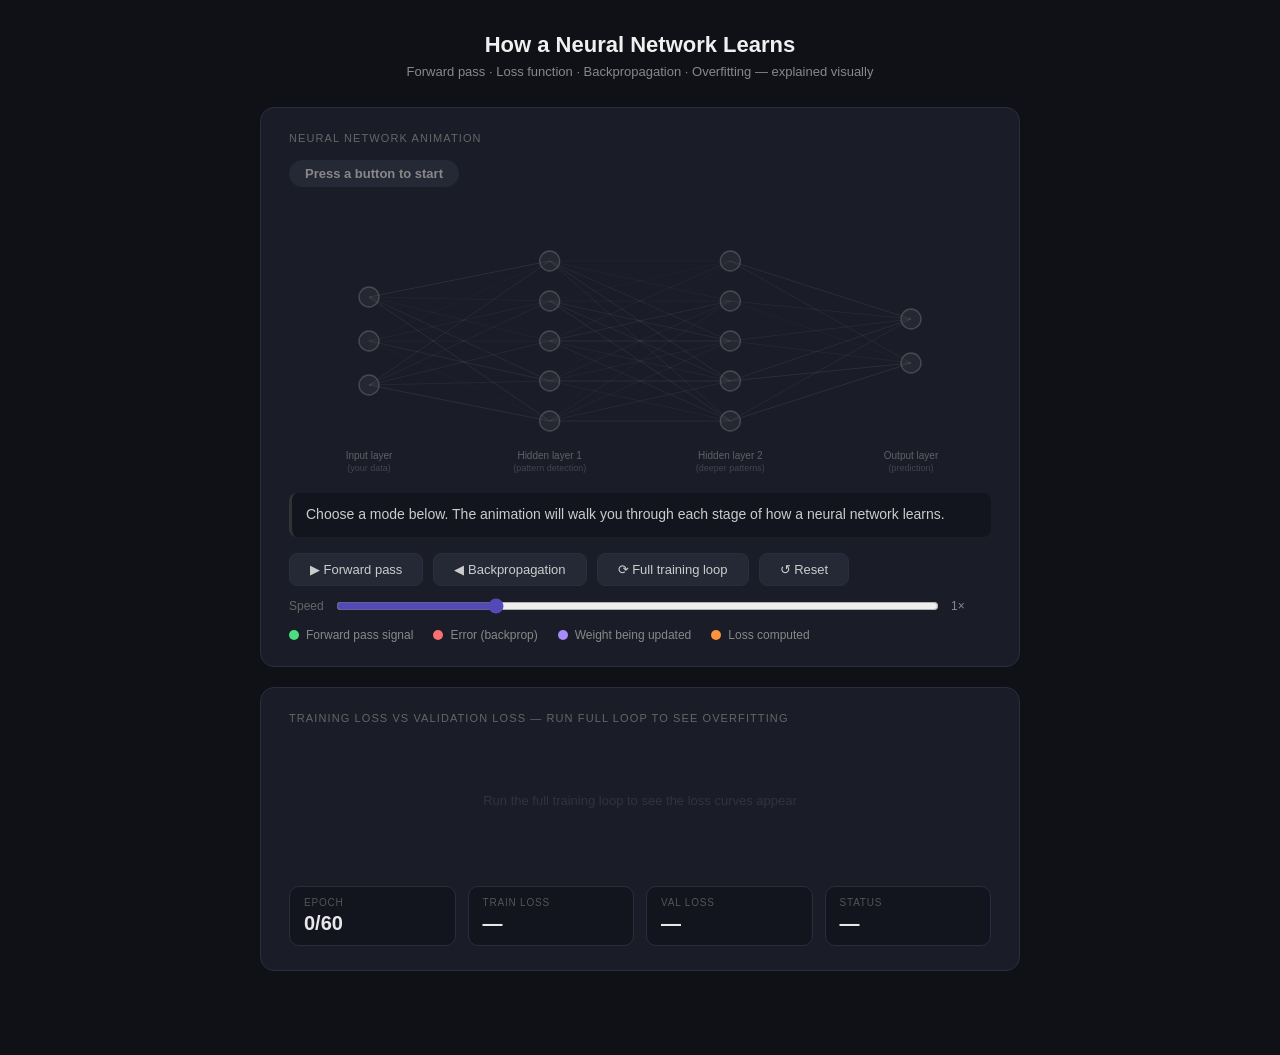
<file: Medium/dl-week1-animation.html>
<!DOCTYPE html>
<html lang="en">
<head>
<meta charset="UTF-8">
<meta name="viewport" content="width=device-width, initial-scale=1.0">
<title>How a Neural Network Learns — Forward Pass & Backpropagation</title>
<style>
  * { box-sizing: border-box; margin: 0; padding: 0; }
  body {
    font-family: 'Segoe UI', Arial, sans-serif;
    background: #0f1117;
    color: #e8e8e8;
    min-height: 100vh;
    display: flex;
    flex-direction: column;
    align-items: center;
    padding: 32px 16px 64px;
  }
  h1 { font-size: 22px; font-weight: 600; text-align: center; margin-bottom: 6px; color: #f0f0f0; }
  .subtitle { font-size: 13px; color: #888; text-align: center; margin-bottom: 28px; }

  .card {
    background: #1a1d27;
    border: 1px solid #2a2d3e;
    border-radius: 14px;
    padding: 24px 28px;
    width: 100%;
    max-width: 760px;
    margin-bottom: 20px;
  }

  .card-title {
    font-size: 11px;
    letter-spacing: .1em;
    text-transform: uppercase;
    color: #666;
    margin-bottom: 16px;
  }

  /* ── PHASE BADGE ── */
  #phaseBadge {
    display: inline-block;
    font-size: 13px;
    font-weight: 600;
    padding: 6px 16px;
    border-radius: 20px;
    margin-bottom: 14px;
    transition: background .3s, color .3s;
  }
  .badge-idle    { background:#252835; color:#888; }
  .badge-fwd     { background:#0d3d2a; color:#4ade80; border: 1px solid #1D9E75; }
  .badge-loss    { background:#3d1d08; color:#fb923c; border: 1px solid #C07030; }
  .badge-back    { background:#3d0d0d; color:#f87171; border: 1px solid #D85A30; }
  .badge-update  { background:#1d1450; color:#a78bfa; border: 1px solid #534AB7; }
  .badge-done    { background:#0d3040; color:#38bdf8; border: 1px solid #0ea5e9; }

  canvas#nn {
    display: block;
    width: 100%;
    border-radius: 10px;
  }

  /* ── STEP EXPLANATION ── */
  #stepExplain {
    font-size: 14px;
    line-height: 1.7;
    color: #ccc;
    min-height: 44px;
    margin-top: 12px;
    padding: 10px 14px;
    background: #12141e;
    border-radius: 8px;
    border-left: 3px solid #333;
    transition: border-color .3s;
  }

  /* ── BUTTONS ── */
  .btn-row { display: flex; gap: 10px; margin-top: 16px; flex-wrap: wrap; }
  button {
    font-size: 13px;
    font-weight: 500;
    padding: 8px 20px;
    border-radius: 8px;
    border: 1px solid #2a2d3e;
    background: #252835;
    color: #ccc;
    cursor: pointer;
    transition: background .15s, border-color .15s, color .15s;
  }
  button:hover { background: #2e3245; color: #fff; }
  button.active-fwd   { background: #0d3d2a; color: #4ade80; border-color: #1D9E75; }
  button.active-back  { background: #3d0d0d; color: #f87171; border-color: #D85A30; }
  button.active-auto  { background: #1d1450; color: #a78bfa; border-color: #534AB7; }

  /* ── LEGEND ── */
  .legend { display: flex; gap: 20px; flex-wrap: wrap; margin-top: 14px; }
  .leg { display: flex; align-items: center; gap: 7px; font-size: 12px; color: #888; }
  .dot { width: 10px; height: 10px; border-radius: 50%; flex-shrink: 0; }

  /* ── STATS ── */
  .stats { display: flex; gap: 12px; margin-top: 16px; flex-wrap: wrap; }
  .stat {
    flex: 1; min-width: 90px;
    background: #12141e;
    border: 1px solid #2a2d3e;
    border-radius: 10px;
    padding: 10px 14px;
  }
  .stat-label { font-size: 10px; text-transform: uppercase; letter-spacing: .08em; color: #555; margin-bottom: 4px; }
  .stat-val { font-size: 20px; font-weight: 600; color: #e8e8e8; font-variant-numeric: tabular-nums; }
  .stat-val.good { color: #4ade80; }
  .stat-val.warn { color: #fb923c; }
  .stat-val.bad  { color: #f87171; }

  /* ── LOSS CHART ── */
  canvas#loss { display: block; width: 100%; border-radius: 8px; margin-top: 4px; }

  .overfit-banner {
    display: none;
    background: #2d1010;
    border: 1px solid #7f1d1d;
    border-radius: 8px;
    padding: 10px 14px;
    font-size: 13px;
    color: #fca5a5;
    margin-top: 12px;
    line-height: 1.6;
  }

  /* ── SPEED ── */
  .speed-row { display: flex; align-items: center; gap: 12px; margin-top: 12px; }
  .speed-row label { font-size: 12px; color: #666; }
  input[type=range] { flex: 1; accent-color: #534AB7; }
  #speedOut { font-size: 12px; color: #888; min-width: 40px; }
</style>
</head>
<body>

<h1>How a Neural Network Learns</h1>
<p class="subtitle">Forward pass · Loss function · Backpropagation · Overfitting — explained visually</p>

<div class="card">
  <div class="card-title">Neural network animation</div>
  <div id="phaseBadge" class="badge-idle">Press a button to start</div>
  <canvas id="nn" height="280"></canvas>
  <div id="stepExplain">Choose a mode below. The animation will walk you through each stage of how a neural network learns.</div>

  <div class="btn-row">
    <button id="btnFwd"  onclick="setMode('fwd')">▶ Forward pass</button>
    <button id="btnBack" onclick="setMode('back')">◀ Backpropagation</button>
    <button id="btnAuto" onclick="setMode('auto')">⟳ Full training loop</button>
    <button id="btnReset" onclick="doReset()">↺ Reset</button>
  </div>

  <div class="speed-row">
    <label>Speed</label>
    <input type="range" id="speedSlider" min="0.3" max="3" step="0.1" value="1">
    <span id="speedOut">1×</span>
  </div>

  <div class="legend">
    <div class="leg"><div class="dot" style="background:#4ade80"></div>Forward pass signal</div>
    <div class="leg"><div class="dot" style="background:#f87171"></div>Error (backprop)</div>
    <div class="leg"><div class="dot" style="background:#a78bfa"></div>Weight being updated</div>
    <div class="leg"><div class="dot" style="background:#fb923c"></div>Loss computed</div>
  </div>
</div>

<div class="card">
  <div class="card-title">Training loss vs validation loss — run full loop to see overfitting</div>
  <canvas id="loss" height="130"></canvas>
  <div class="stats">
    <div class="stat"><div class="stat-label">Epoch</div><div class="stat-val" id="svEpoch">0/60</div></div>
    <div class="stat"><div class="stat-label">Train loss</div><div class="stat-val" id="svTrain">—</div></div>
    <div class="stat"><div class="stat-label">Val loss</div><div class="stat-val" id="svVal">—</div></div>
    <div class="stat"><div class="stat-label">Status</div><div class="stat-val" id="svStatus">—</div></div>
  </div>
  <div class="overfit-banner" id="ovBanner">
    ⚠ Overfitting detected. Training loss keeps falling but validation loss is rising. The model is memorising the training data, not learning patterns. In production this looks like 99% test accuracy and 70% real-world accuracy.
  </div>
</div>

<script>
// ── CANVAS SETUP ──
const nnC = document.getElementById('nn');
const lC  = document.getElementById('loss');
const DPR = window.devicePixelRatio || 1;

function resize(c, cssH) {
  const cssW = c.parentElement.clientWidth - 56;
  c.width  = cssW * DPR;
  c.height = cssH * DPR;
  c.style.width  = cssW + 'px';
  c.style.height = cssH + 'px';
  const ctx = c.getContext('2d');
  ctx.scale(DPR, DPR);
  return { ctx, W: cssW, H: cssH };
}

let nn, lv;
function initCanvases() {
  nn = resize(nnC, 280);
  lv = resize(lC, 130);
}
initCanvases();

// ── NETWORK LAYOUT ──
const LAYERS   = [3, 5, 5, 2];
const LAYER_LABELS = ['Input layer', 'Hidden layer 1', 'Hidden layer 2', 'Output layer'];
const LAYER_NOTES  = ['(your data)', '(pattern detection)', '(deeper patterns)', '(prediction)'];

function lx(l) {
  const pad = 80;
  return pad + (l / (LAYERS.length - 1)) * (nn.W - pad * 2);
}
function ny(l, n) {
  const gap = Math.min(44, (nn.H - 80) / LAYERS[l]);
  const top = nn.H / 2 - ((LAYERS[l] - 1) * gap) / 2;
  return top + n * gap;
}

// ── WEIGHTS ──
let W = [];
function initW() {
  W = LAYERS.slice(0, -1).map((s, l) =>
    Array.from({ length: s }, () =>
      Array.from({ length: LAYERS[l + 1] }, () => (Math.random() - .5) * 2)
    )
  );
}
initW();

// ── STATE ──
let mode = 'idle';
let fwdP = 0, backP = 0;
let autoPhase = 'fwd', autoPauseStart = 0;
let epoch = 0; const MAX_EP = 60;
let trainH = [], valH = [];
let flashWts = [];
let speed = 1;
let running = false;
let raf = null, prevTs = 0;

const FWD_DUR  = 1600;
const BACK_DUR = 1600;
const PAUSE_MS = 500;

// ── EXPLANATIONS ──
const EXPLAIN = {
  idle:   'Choose a mode below. The animation will walk you through each stage of how a neural network learns.',
  fwd_early:  '➡ FORWARD PASS: The input signal (green) enters the first layer and travels left to right. Each node multiplies its inputs by its weights and passes the result forward. This is the network making a guess.',
  fwd_mid:    '➡ FORWARD PASS: The signal moves through the hidden layers. Each layer extracts slightly more abstract patterns from the data. Think of each node as asking: "does my piece of the pattern match?"',
  fwd_done:   '✓ FORWARD PASS COMPLETE: The network has produced a prediction (output layer). Now we need to measure how wrong that prediction was. That is the loss function\'s job.',
  loss:       '⚡ LOSS COMPUTED (orange): The loss function compares the prediction to the correct answer and returns a single number — the error. Large number = bad prediction. Zero = perfect prediction. This number now travels backwards.',
  back_early: '◀ BACKPROPAGATION: The error (red) travels right to left through the network. Each layer it passes, it asks every weight a question: "if I adjust you slightly, does the total error go up or down?"',
  back_mid:   '◀ BACKPROPAGATION: Weights are being updated (purple flashes). Each purple flash is one weight being nudged in the direction that reduces the loss. Millions of these nudges happen every single epoch.',
  back_done:  '✓ EPOCH COMPLETE: Every weight has been updated slightly. The network is now marginally better at its task. This entire cycle — forward pass → loss → backprop → update — repeats for every epoch.',
  overfit:    '⚠ OVERFITTING: Training loss (purple) keeps falling but validation loss (red) is now rising. The model is memorising training data instead of learning general patterns. It would fail on real users.',
};

function setExplain(key) {
  const el = document.getElementById('stepExplain');
  el.textContent = EXPLAIN[key] || '';
  const colors = { fwd_early:'#1D9E75', fwd_mid:'#1D9E75', fwd_done:'#1D9E75', loss:'#fb923c', back_early:'#D85A30', back_mid:'#D85A30', back_done:'#a78bfa', overfit:'#f87171', idle:'#333' };
  el.style.borderLeftColor = colors[key] || '#333';
}

function setBadge(text, cls) {
  const b = document.getElementById('phaseBadge');
  b.textContent = text;
  b.className = cls;
}

// ── MODE CONTROL ──
function setMode(m) {
  mode = m; running = true;
  fwdP = 0; backP = 0; flashWts = [];
  document.querySelectorAll('button').forEach(b => b.classList.remove('active-fwd','active-back','active-auto'));
  if (m === 'fwd')  { document.getElementById('btnFwd').classList.add('active-fwd');  autoPhase='fwd'; setBadge('Forward pass — signal travels left → right','badge-fwd'); setExplain('fwd_early'); }
  if (m === 'back') { document.getElementById('btnBack').classList.add('active-back'); autoPhase='back'; setBadge('Backpropagation — error travels right → left','badge-back'); setExplain('back_early'); }
  if (m === 'auto') { document.getElementById('btnAuto').classList.add('active-auto'); autoPhase='fwd'; setBadge('Full training loop running...','badge-update'); setExplain('fwd_early'); }
}

function doReset() {
  mode='idle'; running=false; epoch=0; fwdP=0; backP=0;
  trainH=[]; valH=[]; flashWts=[]; autoPhase='fwd';
  initW();
  document.querySelectorAll('button').forEach(b=>b.classList.remove('active-fwd','active-back','active-auto'));
  document.getElementById('svEpoch').textContent='0/60';
  ['svTrain','svVal','svStatus'].forEach(id=>{ const el=document.getElementById(id); el.textContent='—'; el.className='stat-val'; });
  document.getElementById('ovBanner').style.display='none';
  setBadge('Press a button to start','badge-idle');
  setExplain('idle');
  drawNN(0); drawLoss();
}

// ── TRAIN STEP ──
function trainStep() {
  epoch++;
  const t = epoch / MAX_EP;
  const tl = Math.max(0.04, 0.84 * Math.exp(-3.6*t) + 0.04 + (Math.random()-.5)*.018);
  const vl = epoch <= 36
    ? Math.max(0.09, 0.88 * Math.exp(-2.7*t) + 0.09 + (Math.random()-.5)*.022)
    : Math.max(0.09, 0.19 + ((epoch-36)/(MAX_EP-36))*0.28 + (Math.random()-.5)*.02);
  trainH.push(tl); valH.push(vl);
  for (let l=0;l<W.length;l++)
    for (let i=0;i<W[l].length;i++)
      for (let j=0;j<W[l][i].length;j++)
        W[l][i][j] = Math.max(-1,Math.min(1,W[l][i][j]+(Math.random()-.5)*.05*(1-t)));
  const overfit = epoch>38 && vl>tl+0.09;
  document.getElementById('svEpoch').textContent = epoch+'/60';
  const te=document.getElementById('svTrain'); te.textContent=tl.toFixed(3); te.className='stat-val '+(tl<.15?'good':tl<.35?'warn':'bad');
  const ve=document.getElementById('svVal');   ve.textContent=vl.toFixed(3); ve.className='stat-val '+(overfit?'bad':vl<.20?'good':'warn');
  const se=document.getElementById('svStatus');
  if (overfit) { se.textContent='Overfitting'; se.className='stat-val bad'; document.getElementById('ovBanner').style.display='block'; setExplain('overfit'); }
  else if (vl<.22) { se.textContent='Learning'; se.className='stat-val good'; }
  else { se.textContent='Training'; se.className='stat-val warn'; }
  if (epoch>=MAX_EP) { running=false; setBadge('Training complete — 60 epochs done','badge-done'); }
}

// ── DRAW NETWORK ──
function drawNN(ts) {
  const { ctx, W: W_, H: H_ } = nn;
  ctx.clearRect(0, 0, W_, H_);

  const numL = LAYERS.length;

  // ── CONNECTIONS ──
  for (let l=0;l<numL-1;l++) {
    for (let i=0;i<LAYERS[l];i++) {
      for (let j=0;j<LAYERS[l+1];j++) {
        const ax=lx(l), ay=ny(l,i), bx=lx(l+1), by=ny(l+1,j);
        const w=W[l]?W[l][i][j]:0;

        // Default styling
        let stroke = `rgba(255,255,255,${Math.abs(w)*0.12+0.04})`;
        let lw = 0.5;

        // Forward pass glow
        const fwdLayerStart = l/(numL-2);
        const fwdLayerEnd   = (l+1)/(numL-2);
        const inFwd = (mode==='fwd'||((mode==='auto')&&autoPhase==='fwd'));
        if (inFwd) {
          const p = fwdP;
          if (p >= fwdLayerStart-0.05 && p <= fwdLayerEnd+0.08) {
            const lp = Math.max(0,Math.min(1,(p-fwdLayerStart)/(fwdLayerEnd-fwdLayerStart)));
            stroke = `rgba(74,222,128,${0.2+lp*0.75})`;
            lw = 0.6 + lp*2.5;
          }
        }

        // Backprop glow
        const backLayerStart = (numL-2-l-1)/(numL-2);
        const backLayerEnd   = (numL-2-l)/(numL-2);
        const inBack = (mode==='back'||((mode==='auto')&&autoPhase==='back'));
        if (inBack) {
          const p = backP;
          if (p >= backLayerStart-0.05 && p <= backLayerEnd+0.08) {
            const lp = Math.max(0,Math.min(1,(p-backLayerStart)/(backLayerEnd-backLayerStart)));
            stroke = `rgba(248,113,113,${0.2+lp*0.75})`;
            lw = 0.6+lp*2.5;
          }
        }

        // Weight flash (purple)
        const fl = flashWts.find(f=>f.l===l&&f.i===i&&f.j===j);
        if (fl) { stroke='rgba(167,139,250,0.9)'; lw=2.5; }

        ctx.strokeStyle=stroke; ctx.lineWidth=lw;
        ctx.beginPath(); ctx.moveTo(ax,ay); ctx.lineTo(bx,by); ctx.stroke();
      }
    }
  }

  // ── NODES ──
  for (let l=0;l<numL;l++) {
    for (let n=0;n<LAYERS[l];n++) {
      const x=lx(l), y=ny(l,n);
      let fill='rgba(255,255,255,0.05)', stroke='rgba(255,255,255,0.18)', r=10;

      // Forward highlight
      const inFwd2 = (mode==='fwd'||((mode==='auto')&&autoPhase==='fwd'));
      if (inFwd2) {
        const nFrac = l/(numL-1);
        if (Math.abs(fwdP - nFrac) < 0.18) { fill='rgba(74,222,128,0.28)'; stroke='rgba(74,222,128,1)'; r=12; }
      }
      // Back highlight
      const inBack2 = (mode==='back'||((mode==='auto')&&autoPhase==='back'));
      if (inBack2) {
        const nFrac = (numL-1-l)/(numL-1);
        if (Math.abs(backP - nFrac) < 0.18) { fill='rgba(248,113,113,0.28)'; stroke='rgba(248,113,113,1)'; r=12; }
      }

      ctx.beginPath(); ctx.arc(x,y,r,0,Math.PI*2);
      ctx.fillStyle=fill; ctx.fill();
      ctx.strokeStyle=stroke; ctx.lineWidth=1.4; ctx.stroke();
    }

    // Layer labels
    ctx.fillStyle='rgba(255,255,255,0.3)';
    ctx.font='10px Arial'; ctx.textAlign='center';
    ctx.fillText(LAYER_LABELS[l], lx(l), H_-22);
    ctx.fillStyle='rgba(255,255,255,0.18)';
    ctx.font='9px Arial';
    ctx.fillText(LAYER_NOTES[l], lx(l), H_-10);
  }

  // ── LOSS BADGE (shown during auto after fwd done) ──
  const showLoss = (mode==='auto' && autoPhase==='loss') || (mode==='back' && backP<0.05);
  if (showLoss || (mode==='auto' && autoPhase==='back' && backP<0.1)) {
    const ox = lx(numL-1)+16;
    const oy = ny(numL-1, Math.floor(LAYERS[numL-1]/2));
    ctx.fillStyle='rgba(251,146,60,0.15)';
    ctx.beginPath();
    roundRect(ctx, ox, oy-20, 64, 36, 6);
    ctx.fill();
    ctx.strokeStyle='rgba(251,146,60,0.6)'; ctx.lineWidth=1;
    ctx.stroke();
    ctx.fillStyle='rgba(251,146,60,0.9)';
    ctx.font='bold 11px Arial'; ctx.textAlign='center';
    ctx.fillText('LOSS', ox+32, oy-4);
    ctx.font='10px Arial'; ctx.fillStyle='rgba(251,146,60,0.65)';
    ctx.fillText('error ↑', ox+32, oy+10);
  }

  // ── PREDICT BADGE (shown after fwd done) ──
  if ((mode==='fwd' && fwdP > 0.88) || (mode==='auto' && autoPhase==='fwd' && fwdP>0.88)) {
    const ox = lx(numL-1)+16;
    const oy = ny(numL-1, 0)-16;
    ctx.fillStyle='rgba(74,222,128,0.12)';
    ctx.beginPath();
    roundRect(ctx, ox, oy, 72, 32, 6);
    ctx.fill();
    ctx.strokeStyle='rgba(74,222,128,0.5)'; ctx.lineWidth=1; ctx.stroke();
    ctx.fillStyle='rgba(74,222,128,0.9)';
    ctx.font='bold 11px Arial'; ctx.textAlign='center';
    ctx.fillText('PREDICT ✓', ox+36, oy+14);
    ctx.font='10px Arial'; ctx.fillStyle='rgba(74,222,128,0.55)';
    ctx.fillText('output ready', ox+36, oy+26);
  }

  // ── BACKPROP ARROW (dashed, right to left) ──
  const doingBack = (mode==='back' && backP>0.02) || (mode==='auto' && autoPhase==='back' && backP>0.02);
  if (doingBack) {
    const startX = lx(numL-1)+4;
    const endX   = lx(0)-4;
    const curX   = startX - (startX-endX)*backP;
    const arrowY = H_/2 + 22;
    ctx.strokeStyle='rgba(248,113,113,0.6)'; ctx.lineWidth=1.5;
    ctx.setLineDash([5,5]);
    ctx.beginPath(); ctx.moveTo(startX, arrowY); ctx.lineTo(curX, arrowY); ctx.stroke();
    ctx.setLineDash([]);
    if (backP>0.06) {
      ctx.beginPath(); ctx.moveTo(curX, arrowY-8); ctx.lineTo(curX-10, arrowY); ctx.lineTo(curX, arrowY+8);
      ctx.strokeStyle='rgba(248,113,113,0.7)'; ctx.lineWidth=1.5; ctx.stroke();
    }
    ctx.fillStyle='rgba(248,113,113,0.5)'; ctx.font='10px Arial'; ctx.textAlign='center';
    ctx.fillText('error flowing back →', (startX+curX)/2, arrowY-10);
  }

  ctx.textAlign='start';
}

function roundRect(ctx, x, y, w, h, r) {
  ctx.beginPath();
  ctx.moveTo(x+r,y); ctx.lineTo(x+w-r,y);
  ctx.quadraticCurveTo(x+w,y,x+w,y+r);
  ctx.lineTo(x+w,y+h-r); ctx.quadraticCurveTo(x+w,y+h,x+w-r,y+h);
  ctx.lineTo(x+r,y+h); ctx.quadraticCurveTo(x,y+h,x,y+h-r);
  ctx.lineTo(x,y+r); ctx.quadraticCurveTo(x,y,x+r,y);
  ctx.closePath();
}

// ── DRAW LOSS CHART ──
function drawLoss() {
  const { ctx, W: CW, H: CH } = lv;
  ctx.clearRect(0,0,CW,CH);
  const pad={t:14,b:28,l:14,r:14};
  const pw=CW-pad.l-pad.r, ph=CH-pad.t-pad.b;
  const allV=[...trainH,...valH];
  if (allV.length<2) {
    ctx.fillStyle='rgba(255,255,255,0.1)'; ctx.font='13px Arial'; ctx.textAlign='center';
    ctx.fillText('Run the full training loop to see the loss curves appear', CW/2, CH/2);
    return;
  }
  const maxV=Math.max(...allV)*1.12;
  const tx=i=>pad.l+(i/(MAX_EP-1))*pw;
  const ty=v=>pad.t+ph-(v/maxV)*ph;

  // Grid lines
  ctx.strokeStyle='rgba(255,255,255,0.05)'; ctx.lineWidth=0.5;
  [.25,.5,.75].forEach(f=>{ ctx.beginPath(); ctx.moveTo(pad.l,pad.t+ph*(1-f)); ctx.lineTo(pad.l+pw,pad.t+ph*(1-f)); ctx.stroke(); });

  // Lines
  function drawLine(data, color) {
    if (data.length<2) return;
    ctx.beginPath(); ctx.strokeStyle=color; ctx.lineWidth=2; ctx.lineJoin='round';
    data.forEach((v,i)=>i===0?ctx.moveTo(tx(i),ty(v)):ctx.lineTo(tx(i),ty(v)));
    ctx.stroke();
  }
  drawLine(trainH,'rgba(167,139,250,0.85)');
  drawLine(valH,'rgba(248,113,113,0.85)');

  // Overfit marker
  if (epoch>=38) {
    const ox=tx(36);
    ctx.strokeStyle='rgba(255,255,255,0.15)'; ctx.lineWidth=1; ctx.setLineDash([4,4]);
    ctx.beginPath(); ctx.moveTo(ox,pad.t); ctx.lineTo(ox,pad.t+ph); ctx.stroke();
    ctx.setLineDash([]);
    ctx.fillStyle='rgba(248,113,113,0.6)'; ctx.font='10px Arial';
    ctx.fillText('overfit zone', ox+4, pad.t+11);
  }

  // Labels
  ctx.font='11px Arial';
  ctx.fillStyle='rgba(167,139,250,0.85)'; ctx.fillText('train loss', pad.l+4, pad.t+12);
  ctx.fillStyle='rgba(248,113,113,0.85)'; ctx.fillText('val loss', pad.l+74, pad.t+12);

  // Epoch axis
  ctx.fillStyle='rgba(255,255,255,0.3)'; ctx.textAlign='center';
  [0,20,40,60].forEach(e=>{
    if(e<=epoch) ctx.fillText('ep'+e, tx(Math.min(e,MAX_EP-1)), pad.t+ph+14);
  });
  ctx.textAlign='start';
}

// ── MAIN LOOP ──
function loop(ts) {
  const dt = Math.min(ts - prevTs, 50) * speed;
  prevTs = ts;
  if (!prevTs) { prevTs = ts; raf=requestAnimationFrame(loop); return; }

  if (mode==='fwd' && running) {
    fwdP = Math.min(1, fwdP + dt/FWD_DUR);
    if (fwdP<0.4) setExplain('fwd_early');
    else if (fwdP<0.85) setExplain('fwd_mid');
    else setExplain('fwd_done');
    if (fwdP>=1) { running=false; setBadge('Forward pass complete','badge-fwd'); }
  }

  if (mode==='back' && running) {
    backP = Math.min(1, backP + dt/BACK_DUR);
    if (backP < 0.35) setExplain('back_early');
    else setExplain('back_mid');
    if (backP>0.15 && backP<0.9 && Math.random()<0.04) {
      const l=Math.floor(Math.random()*W.length);
      const i=Math.floor(Math.random()*W[l].length);
      const j=Math.floor(Math.random()*W[l][i].length);
      flashWts.push({l,i,j,born:ts});
    }
    flashWts = flashWts.filter(f=>ts-f.born<200);
    if (backP>=1) { running=false; flashWts=[]; setExplain('back_done'); setBadge('Backprop complete','badge-update'); }
  }

  if (mode==='auto' && epoch<MAX_EP) {
    if (autoPhase==='fwd') {
      fwdP=Math.min(1,fwdP+dt/FWD_DUR);
      if (fwdP<0.4) setExplain('fwd_early');
      else if (fwdP<0.85) setExplain('fwd_mid');
      else setExplain('fwd_done');
      setBadge(`Epoch ${epoch+1}/60 · Forward pass →`, 'badge-fwd');
      if (fwdP>=1) { autoPhase='back'; backP=0; setBadge(`Epoch ${epoch+1}/60 · Computing loss…`, 'badge-loss'); setExplain('loss'); }
    } else if (autoPhase==='back') {
      backP=Math.min(1,backP+dt/BACK_DUR);
      if (backP<0.35) setExplain('back_early');
      else setExplain('back_mid');
      setBadge(`Epoch ${epoch+1}/60 · Backpropagation ←`, 'badge-back');
      if (backP>0.15 && backP<0.9 && Math.random()<0.04) {
        const l=Math.floor(Math.random()*W.length);
        const i=Math.floor(Math.random()*W[l].length);
        const j=Math.floor(Math.random()*W[l][i].length);
        flashWts.push({l,i,j,born:ts});
      }
      flashWts=flashWts.filter(f=>ts-f.born<200);
      if (backP>=1) { autoPhase='pause'; autoPauseStart=ts; trainStep(); flashWts=[]; setExplain('back_done'); setBadge(`Epoch ${epoch}/60 · Weights updated ✓`, 'badge-update'); }
    } else if (autoPhase==='pause') {
      if (ts-autoPauseStart > PAUSE_MS/speed) { autoPhase='fwd'; fwdP=0; backP=0; }
    }
  }

  drawNN(ts); drawLoss();
  raf = requestAnimationFrame(loop);
}

// ── SPEED SLIDER ──
document.getElementById('speedSlider').addEventListener('input', function() {
  speed = parseFloat(this.value);
  document.getElementById('speedOut').textContent = speed.toFixed(1) + '×';
});

// ── START ──
drawNN(0); drawLoss();
raf = requestAnimationFrame(loop);
</script>
</body>
</html>
</file>
<file: css/style.css>
/* ═══════════════════════════════════════════════════
   MUTHUVISALI RAVICHANDRA BOSE — PM PORTFOLIO
   Creative · Warm Mauve · Glassmorphism
   ═══════════════════════════════════════════════════ */

/* ── DESIGN TOKENS ── */
:root {
  --bg:        #F5EDE8;
  --bg-deep:   #EDD9CF;
  --glass:     rgba(255,255,255,0.72);
  --glass-b:   rgba(255,255,255,0.25);
  --text:      #2D1B35;
  --text-2:    #3D2645;
  --text-3:    #6B3D5A;
  --muted:     #C4A8B8;

  --p50:  #FBF5F8;
  --p100: #F5E8EF;
  --p200: #E8C4D4;
  --p300: #D4A0BE;
  --p400: #A87898;
  --p500: #8B4F7A;
  --p600: #6B3D5A;
  --p700: #3D2645;
  --p800: #2D1B35;
  --p900: #1A0F20;

  --gold:  #C4956A;
  --gold-h:#A87858;

  --neon:  rgba(196,149,106,0.55);
  --glow:  0 0 40px rgba(196,149,106,0.25);
  --glow-sm: 0 0 18px rgba(196,149,106,0.18);

  --border:   rgba(232,196,212,0.45);
  --border-h: rgba(107,61,90,0.5);

  --sh-sm: 0 2px 12px rgba(45,27,53,0.08);
  --sh-md: 0 8px 32px rgba(45,27,53,0.13);
  --sh-lg: 0 20px 64px rgba(45,27,53,0.18);
  --sh-xl: 0 32px 96px rgba(45,27,53,0.24);

  --radius-sm: 12px;
  --radius-md: 20px;
  --radius-lg: 28px;
  --radius-xl: 40px;
}

/* ── RESET ── */
*, *::before, *::after { margin:0; padding:0; box-sizing:border-box; }
html { scroll-behavior:smooth; }
body {
  font-family:'Inter', sans-serif;
  background:var(--bg);
  color:var(--text);
  overflow-x:hidden;
}

/* Noise texture overlay on entire page */
body::before {
  content:'';
  position:fixed; inset:0;
  background-image:url("data:image/svg+xml,%3Csvg viewBox='0 0 512 512' xmlns='http://www.w3.org/2000/svg'%3E%3Cfilter id='n'%3E%3CfeTurbulence type='fractalNoise' baseFrequency='0.75' numOctaves='4' stitchTiles='stitch'/%3E%3C/filter%3E%3Crect width='512' height='512' filter='url(%23n)' opacity='0.04'/%3E%3C/svg%3E");
  background-repeat:repeat;
  background-size:200px 200px;
  pointer-events:none;
  z-index:0;
  opacity:.6;
}

/* ── CUSTOM CURSOR ── */
.cursor {
  width:8px; height:8px;
  background:var(--p500); border-radius:50%;
  position:fixed; top:0; left:0; z-index:9999;
  pointer-events:none; will-change:transform;
  box-shadow:0 0 10px var(--p400), 0 0 20px rgba(107,61,90,.3);
}
.cursor-ring {
  width:40px; height:40px;
  border:1.5px solid rgba(107,61,90,.45);
  border-radius:50%;
  position:fixed; top:0; left:0; z-index:9998;
  pointer-events:none; will-change:transform;
  transition:width .18s ease, height .18s ease, border-color .18s ease, opacity .18s;
}
.cursor-trail {
  width:5px; height:5px;
  background:var(--p300); border-radius:50%;
  position:fixed; top:0; left:0; z-index:9997;
  pointer-events:none; will-change:transform;
  opacity:.5;
}

/* ── SCROLL PROGRESS ── */
.scroll-bar {
  position:fixed; top:0; left:0; height:3px; width:0;
  background:linear-gradient(90deg, var(--p600), var(--p400), var(--p300));
  z-index:10000;
  box-shadow:0 0 10px var(--p400);
}

/* ══════════════════════════════════════
   NAVIGATION
══════════════════════════════════════ */
nav {
  position:fixed; top:0; left:0; right:0; z-index:1000;
  padding:0 5%;
}
nav::before {
  content:'';
  position:absolute; inset:0;
  background:rgba(26,15,32,0.94);
  backdrop-filter:blur(24px) saturate(160%);
  border-bottom:1px solid rgba(232,196,212,.1);
}
.nav-inner {
  max-width:1240px; margin:0 auto;
  display:flex; align-items:center;
  justify-content:space-between; height:68px;
  gap:16px; position:relative; z-index:1;
}
.nav-logo {
  font-family:'Space Grotesk',sans-serif;
  font-weight:800; font-size:1.15rem;
  color:#fff; text-decoration:none;
  letter-spacing:-.03em; flex-shrink:0;
  position:relative;
}
.nav-logo span {
  background:linear-gradient(135deg,var(--gold),#E8C4D4);
  -webkit-background-clip:text; -webkit-text-fill-color:transparent;
  background-clip:text;
}
.nav-logo::after {
  content:'';
  position:absolute; bottom:-2px; left:0; right:0; height:2px;
  background:linear-gradient(90deg,var(--gold),transparent);
  border-radius:2px; transform:scaleX(0); transform-origin:left;
  transition:transform .3s ease;
}
.nav-logo:hover::after { transform:scaleX(1); }

.nav-links {
  display:flex; align-items:center; gap:2px;
  list-style:none; height:68px; overflow:hidden;
}
.nav-links li { display:flex; align-items:center; }
.nav-links a {
  display:flex; align-items:center; gap:6px;
  padding:6px 12px; color:rgba(255,255,255,.55);
  text-decoration:none; font-size:.7rem;
  font-weight:600; letter-spacing:.05em;
  text-transform:uppercase; border-radius:100px;
  transition:all .25s ease; white-space:nowrap;
  position:relative;
}
.nav-links a .tag {
  font-size:.55rem;
  background:rgba(255,255,255,.1); color:rgba(255,255,255,.7);
  padding:2px 6px; border-radius:10px;
  font-weight:700; line-height:1; border:1px solid rgba(255,255,255,.12);
}
.nav-links a:hover, .nav-links a.active {
  color:#fff; background:rgba(255,255,255,.1);
  box-shadow:0 0 0 1px rgba(255,255,255,.08);
}
.nav-links a:hover .tag, .nav-links a.active .tag {
  background:rgba(196,149,106,.25); color:var(--gold);
  border-color:rgba(196,149,106,.3);
}

.btn-resume {
  flex-shrink:0;
  font-size:.8rem; padding:8px 18px;
  background:transparent; color:rgba(255,255,255,.75);
  border:1.5px solid rgba(255,255,255,.25); border-radius:100px;
  font-weight:700; text-decoration:none; cursor:pointer;
  transition:all .3s ease; white-space:nowrap;
  display:inline-flex; align-items:center; gap:6px;
}
.btn-resume:hover {
  background:rgba(255,255,255,.1); color:#fff;
  border-color:rgba(255,255,255,.5);
  transform:translateY(-2px);
  box-shadow:0 6px 24px rgba(0,0,0,.3);
}

.btn-hire {
  flex-shrink:0;
  font-size:.82rem; padding:10px 22px;
  background:linear-gradient(135deg,var(--gold),var(--gold-h));
  color:#fff; border:none; border-radius:100px;
  font-weight:700; text-decoration:none; cursor:pointer;
  transition:all .3s ease; position:relative;
  box-shadow:0 4px 20px rgba(196,149,106,.4);
  overflow:hidden;
}
.btn-hire::after {
  content:'';
  position:absolute; inset:0;
  background:linear-gradient(135deg,rgba(255,255,255,.15),transparent);
  border-radius:inherit;
}
.btn-hire:hover {
  transform:translateY(-2px) scale(1.03);
  box-shadow:0 8px 32px rgba(196,149,106,.55);
}

/* Mobile hamburger */
.hamburger {
  display:none; flex-direction:column; gap:5px;
  cursor:pointer; padding:6px; border:none;
  background:transparent; flex-shrink:0; z-index:1;
}
.hamburger span {
  display:block; width:22px; height:2px;
  background:rgba(255,255,255,.7); border-radius:2px;
  transition:all .3s ease;
}
.hamburger.open span:nth-child(1) { transform:translateY(7px) rotate(45deg); }
.hamburger.open span:nth-child(2) { opacity:0; }
.hamburger.open span:nth-child(3) { transform:translateY(-7px) rotate(-45deg); }

/* Mobile nav drawer */
.mobile-nav {
  display:none; position:fixed;
  top:68px; left:0; right:0;
  background:rgba(26,15,32,0.97);
  backdrop-filter:blur(24px);
  border-bottom:1px solid rgba(232,196,212,.1);
  padding:16px 5% 20px;
  z-index:999; flex-direction:column; gap:4px;
  box-shadow:var(--sh-md);
}
.mobile-nav.open { display:flex; }
.mobile-nav a {
  display:flex; align-items:center; gap:10px;
  padding:12px 16px; border-radius:12px;
  color:rgba(255,255,255,.65); text-decoration:none;
  font-size:.9rem; font-weight:600;
  transition:all .2s ease;
}
.mobile-nav a:hover, .mobile-nav a.active {
  background:var(--p100); color:var(--p600);
}

/* ══════════════════════════════════════
   HERO
══════════════════════════════════════ */
#hero {
  min-height:100vh;
  display:flex; align-items:center;
  position:relative; overflow:hidden;
  padding:80px 5% 0;
}

/* Animated mesh gradient background */
.hero-bg {
  position:absolute; inset:0; z-index:0;
  background:
    radial-gradient(ellipse 80% 60% at 70% 30%, rgba(196,149,106,.22), transparent),
    radial-gradient(ellipse 60% 80% at 20% 70%, rgba(107,61,90,.14), transparent),
    radial-gradient(ellipse 40% 40% at 50% 50%, rgba(245,237,232,.18), transparent),
    linear-gradient(165deg, #F5EDE8 0%, #EDD9CF 45%, #FBF5F8 100%);
}

/* Canvas for particles */
#particleCanvas {
  position:absolute; inset:0; z-index:1;
  width:100%; height:100%;
  pointer-events:none; opacity:.7;
}

/* Grid lines */
.hero-grid {
  position:absolute; inset:0; z-index:1;
  background-image:
    linear-gradient(rgba(107,61,90,.04) 1px, transparent 1px),
    linear-gradient(90deg, rgba(107,61,90,.04) 1px, transparent 1px);
  background-size:64px 64px;
  pointer-events:none;
}

/* Floating orbs */
.orb {
  position:absolute; border-radius:50%;
  filter:blur(80px); pointer-events:none;
  will-change:transform; z-index:1;
}
.orb-1 {
  width:600px; height:600px;
  background:radial-gradient(circle,rgba(196,149,106,.22),transparent 65%);
  top:-140px; right:-100px;
  animation:floatOrb 8s ease-in-out infinite;
}
.orb-2 {
  width:420px; height:420px;
  background:radial-gradient(circle,rgba(107,61,90,.16),transparent 65%);
  bottom:-100px; left:5%;
  animation:floatOrb 8s ease-in-out infinite;
  animation-delay:-4s;
}
.orb-3 {
  width:300px; height:300px;
  background:radial-gradient(circle,rgba(232,196,212,.2),transparent 65%);
  top:40%; left:40%;
  animation:floatOrb 6s ease-in-out infinite;
  animation-delay:-2s;
}

/* Floating geometric shapes */
.geo {
  position:absolute; pointer-events:none; z-index:1;
  will-change:transform;
}
.geo-1 {
  width:80px; height:80px;
  border:1.5px solid rgba(107,61,90,.2);
  border-radius:16px; top:15%; left:8%;
  transform:rotate(20deg);
  animation:geoFloat 7s ease-in-out infinite;
}
.geo-2 {
  width:50px; height:50px;
  border:1.5px solid rgba(107,61,90,.18);
  border-radius:50%; top:70%; left:12%;
  animation:geoFloat 9s ease-in-out infinite reverse;
}
.geo-3 {
  width:60px; height:60px;
  border:1.5px solid rgba(107,61,90,.15);
  clip-path:polygon(50% 0%,100% 100%,0% 100%);
  background:rgba(107,61,90,.06);
  top:25%; right:6%;
  animation:geoFloat 8s ease-in-out infinite;
  animation-delay:-3s;
}
.geo-4 {
  width:40px; height:40px;
  border:1px solid rgba(107,61,90,.12);
  border-radius:8px; bottom:25%; right:10%;
  transform:rotate(45deg);
  animation:geoFloat 10s ease-in-out infinite;
  animation-delay:-5s;
}

.hero-content {
  max-width:1240px; margin:0 auto;
  display:grid; grid-template-columns:1fr 1fr;
  gap:72px; align-items:center;
  position:relative; z-index:2; width:100%;
  padding-top:10px;
}

/* Status badge */
.hero-badge {
  display:inline-flex; align-items:center; gap:8px;
  background:#fff; border:1px solid var(--border);
  padding:7px 18px; border-radius:100px;
  font-size:.76rem; color:var(--p700);
  font-weight:600; margin-bottom:28px;
  box-shadow:var(--sh-sm), 0 0 0 1px rgba(255,255,255,.5) inset;
  max-width:100%;
}
.badge-dot {
  width:7px; height:7px; flex-shrink:0;
  background:#22c55e; border-radius:50%;
  box-shadow:0 0 0 3px rgba(34,197,94,.18);
}

/* Hero name */
.hero-name {
  font-family:'Space Grotesk',sans-serif;
  font-size:clamp(2.6rem,4.8vw,5rem);
  font-weight:800; line-height:1.0;
  letter-spacing:-.04em; margin-bottom:14px;
  color:var(--text); word-break:break-word;
}
.hero-name .hl {
      background:linear-gradient(135deg,var(--p700),var(--p500));
      -webkit-background-clip:text; -webkit-text-fill-color:transparent;
      background-clip:text;
    }

.hero-sub {
  font-size:1.05rem; color:var(--text-2);
  margin-bottom:20px; font-weight:500; line-height:1.55;
}

/* Typewriter wrapper */
.typewriter-wrap {
  display:inline-flex; align-items:center; gap:6px;
  background:var(--p100); border:1px solid var(--p200);
  padding:5px 14px 5px 10px; border-radius:8px;
  font-family:'Space Grotesk',sans-serif;
  font-size:.85rem; font-weight:600; color:var(--p700);
  margin-bottom:24px;
}
.typewriter-wrap .cursor-blink {
  width:2px; height:1em;
  background:var(--p500); border-radius:2px;
  animation:cursorBlink .8s step-end infinite;
}

.hero-desc {
  font-size:.97rem; color:var(--text-3);
  line-height:1.8; max-width:480px; margin-bottom:40px;
}

.hero-ctas { display:flex; gap:14px; flex-wrap:wrap; }

.btn-primary {
  display:inline-flex; align-items:center; gap:9px;
  background:linear-gradient(135deg,var(--p600),var(--p400));
  color:#fff; padding:14px 30px; border-radius:100px;
  font-weight:700; font-size:.92rem; text-decoration:none;
  border:none; cursor:pointer; position:relative;
  transition:all .35s cubic-bezier(.34,1.56,.64,1);
  box-shadow:0 8px 32px rgba(107,61,90,.38);
  overflow:hidden; white-space:nowrap;
}
.btn-primary::before {
  content:'';
  position:absolute; top:0; left:-100%; width:100%; height:100%;
  background:linear-gradient(90deg,transparent,rgba(255,255,255,.18),transparent);
  transition:left .5s ease;
}
.btn-primary:hover { transform:translateY(-3px) scale(1.03); box-shadow:0 16px 48px rgba(107,61,90,.52); }
.btn-primary:hover::before { left:100%; }

.btn-outline {
  display:inline-flex; align-items:center; gap:9px;
  background:var(--gold); color:#fff;
  padding:14px 30px; border-radius:100px;
  font-weight:700; font-size:.92rem; text-decoration:none;
  border:none; cursor:pointer;
  transition:all .35s cubic-bezier(.34,1.56,.64,1);
  box-shadow:0 4px 20px rgba(196,149,106,.38);
  white-space:nowrap; position:relative; overflow:hidden;
}
.btn-outline::before {
  content:'';
  position:absolute; top:0; left:-100%; width:100%; height:100%;
  background:linear-gradient(90deg,transparent,rgba(255,255,255,.18),transparent);
  transition:left .5s ease;
}
.btn-outline:hover {
  background:var(--gold-h);
  transform:translateY(-3px) scale(1.03);
  box-shadow:0 10px 36px rgba(196,149,106,.52);
}
.btn-outline:hover::before { left:100%; }

/* Hero right — glass stats */
.hero-right { display:flex; flex-direction:column; gap:18px; min-width:0; }

.metrics-lbl {
  font-size:.68rem; font-weight:700;
  letter-spacing:.14em; text-transform:uppercase;
  color:var(--p600);
  display:flex; align-items:center; gap:10px;
}
.metrics-lbl::after {
  content:''; flex:1; height:1px;
  background:linear-gradient(90deg,var(--p200),transparent);
}

.metrics-grid {
  display:grid; grid-template-columns:1fr 1fr; gap:14px;
}
.metric-card {
  background:#fff;
  border:1px solid var(--border);
  border-radius:var(--radius-md);
  padding:22px 20px;
  position:relative; overflow:hidden;
  transition:all .35s cubic-bezier(.34,1.56,.64,1);
  box-shadow:var(--sh-sm);
  min-width:0;
}
.metric-card::before {
  content:''; position:absolute;
  top:0; left:0; right:0; height:3px;
  background:linear-gradient(90deg,var(--p600),var(--p300));
  border-radius:var(--radius-md) var(--radius-md) 0 0;
}
.metric-card::after {
  content:''; position:absolute;
  bottom:-60px; right:-30px;
  width:120px; height:120px;
  background:radial-gradient(circle,rgba(107,61,90,.08),transparent 70%);
  pointer-events:none;
}
.metric-card:hover {
  transform:translateY(-5px) scale(1.02);
  border-color:rgba(107,61,90,.3);
  box-shadow:var(--sh-md), var(--glow-sm);
}
.metric-val {
  font-family:'Space Grotesk',sans-serif;
  font-size:2.2rem; font-weight:800;
  color:var(--text); line-height:1;
}
.metric-val span { color:var(--p500); }
.metric-lbl {
  font-size:.71rem; color:var(--text-3);
  margin-top:7px; line-height:1.45;
}
.metric-ico {
  position:absolute; top:14px; right:14px;
  font-size:1.3rem; opacity:.4;
}

/* Ticker */
.ticker-wrap {
  overflow:hidden; border:1px solid var(--border);
  border-radius:var(--radius-sm); padding:12px 0;
  background:#fff;
  box-shadow:var(--sh-sm);
}
.ticker { display:flex; gap:28px; white-space:nowrap; will-change:transform; }
.t-item {
  display:inline-flex; align-items:center; gap:8px;
  font-size:.76rem; color:var(--text-2); font-weight:600;
  flex-shrink:0;
}
.t-dot {
  width:5px; height:5px;
  background:var(--p400); border-radius:50%; flex-shrink:0;
  box-shadow:0 0 4px var(--p300);
}

/* ══════════════════════════════════════
   SECTION SHELL
══════════════════════════════════════ */
section { padding:100px 5%; position:relative; }
.sec-inner { max-width:1240px; margin:0 auto; }

.sec-tag {
  display:inline-flex; align-items:center; gap:9px;
  font-size:.7rem; font-weight:700;
  letter-spacing:.14em; text-transform:uppercase;
  color:var(--p600); margin-bottom:16px;
}
.sec-tag::before {
  content:''; width:24px; height:2.5px;
  background:linear-gradient(90deg,var(--p500),var(--p300));
  border-radius:3px;
}

.sec-title {
  font-family:'Space Grotesk',sans-serif;
  font-size:clamp(1.9rem,3.2vw,3rem);
  font-weight:800; letter-spacing:-.04em;
  line-height:1.08; margin-bottom:60px;
  color:var(--text);
}
.sec-title .ac {
  background:linear-gradient(135deg,var(--p600),var(--p400));
  -webkit-background-clip:text; -webkit-text-fill-color:transparent;
  background-clip:text;
}

/* Wave divider */
.wave-divider {
  position:absolute; bottom:0; left:0; right:0;
  overflow:hidden; line-height:0; pointer-events:none;
}
.wave-divider svg { display:block; width:100%; }

/* ══════════════════════════════════════
   ABOUT
══════════════════════════════════════ */
#about {
  background:#fff;
}

.about-grid {
  display:grid; grid-template-columns:1fr 1fr;
  gap:72px; align-items:start;
}
.about-text p {
  color:var(--text-3); line-height:1.85;
  margin-bottom:20px; font-size:.96rem;
}
.about-text p strong { color:var(--text-2); font-weight:600; }

.contact-list {
  list-style:none; margin-top:28px;
  display:flex; flex-direction:column; gap:12px;
}
.contact-list li {
  display:flex; align-items:center; gap:12px;
  font-size:.87rem; color:var(--text-3); min-width:0;
}
.contact-list li a {
  color:var(--p600); text-decoration:none;
  transition:color .2s; font-weight:500;
  overflow:hidden; text-overflow:ellipsis; white-space:nowrap;
}
.contact-list li a:hover { color:var(--p400); }
.ci {
  width:36px; height:36px; flex-shrink:0;
  background:linear-gradient(135deg,var(--p100),var(--p50));
  border:1px solid var(--p200);
  border-radius:10px; display:flex;
  align-items:center; justify-content:center; font-size:.85rem;
  box-shadow:var(--sh-sm);
}

/* PM Philosophy box */
.pm-box {
  background:var(--bg);
  border:1px solid var(--border);
  border-radius:var(--radius-lg); padding:32px;
  box-shadow:var(--sh-md), 0 1px 0 rgba(255,255,255,.9) inset;
  backdrop-filter:blur(20px);
  overflow:hidden; position:relative;
}
.pm-box::before {
  content:'';
  position:absolute; top:-80px; right:-80px;
  width:200px; height:200px;
  background:radial-gradient(circle,rgba(107,61,90,.1),transparent 65%);
  pointer-events:none;
}
.pm-box h3 {
  font-size:.72rem; font-weight:700; color:var(--p600);
  letter-spacing:.12em; text-transform:uppercase; margin-bottom:24px;
  position:relative;
}
.fw-item {
  display:flex; gap:14px; align-items:flex-start;
  margin-bottom:18px; padding-bottom:18px;
  border-bottom:1px solid rgba(107,61,90,.1); min-width:0;
}
.fw-item:last-child { border-bottom:none; margin-bottom:0; padding-bottom:0; }
.fw-num {
  width:34px; height:34px; flex-shrink:0;
  background:linear-gradient(135deg,var(--p600),var(--p400));
  border-radius:9px; display:flex; align-items:center;
  justify-content:center; font-size:.75rem;
  font-weight:800; color:#fff;
  box-shadow:0 4px 12px rgba(107,61,90,.3);
}
.fw-item h4 { font-size:.88rem; font-weight:700; color:var(--text); margin-bottom:4px; }
.fw-item p  { font-size:.79rem; color:var(--text-3); line-height:1.58; }

/* Award badge */
.award {
  background:linear-gradient(135deg,var(--p100),var(--p50));
  border:1px solid var(--p200); border-radius:var(--radius-md);
  padding:20px 24px; display:flex; align-items:center;
  gap:16px; margin-top:20px; overflow:hidden; position:relative;
}
.award::after {
  content:'';
  position:absolute; inset:0;
  background:linear-gradient(135deg,rgba(255,255,255,.4),transparent);
  pointer-events:none;
}
.award-ico { font-size:2rem; flex-shrink:0; }
.award-ttl {
  font-family:'Space Grotesk',sans-serif;
  font-size:.95rem; font-weight:700;
  color:var(--p800); margin-bottom:5px;
}
.award-dsc { font-size:.78rem; color:var(--text-3); line-height:1.52; }

/* ══════════════════════════════════════
   EXPERIENCE
══════════════════════════════════════ */
#experience {
  background:var(--bg);
}

.timeline { position:relative; }
.timeline::before {
  content:''; position:absolute;
  left:21px; top:0; bottom:0; width:2px;
  background:linear-gradient(to bottom,var(--p500),var(--p300),transparent);
  box-shadow:0 0 8px rgba(107,61,90,.2);
}

.exp-item {
  display:grid; grid-template-columns:auto 1fr;
  gap:28px; margin-bottom:36px; position:relative;
  min-width:0;
}
.exp-dot-col {
  display:flex; flex-direction:column;
  align-items:center; padding-top:4px; flex-shrink:0;
}
.exp-dot {
  width:44px; height:44px;
  background:#fff; border:2px solid var(--p300);
  border-radius:50%; display:flex;
  align-items:center; justify-content:center;
  font-size:1.1rem; flex-shrink:0; z-index:1;
  box-shadow:0 0 0 6px var(--bg), var(--glow-sm);
  backdrop-filter:blur(8px);
}

.exp-card {
  background:#fff;
  border:1px solid var(--border);
  border-radius:var(--radius-md); padding:28px 32px;
  transition:all .35s cubic-bezier(.34,1.56,.64,1);
  box-shadow:var(--sh-sm), 0 1px 0 rgba(255,255,255,.9) inset;
  backdrop-filter:blur(16px);
  min-width:0; overflow:hidden; position:relative;
}
.exp-card::before {
  content:'';
  position:absolute; left:0; top:0; bottom:0; width:3px;
  background:linear-gradient(to bottom,var(--p500),var(--p300));
  border-radius:3px 0 0 3px;
  opacity:0; transition:opacity .3s ease;
}
.exp-card:hover {
  border-color:rgba(107,61,90,.3);
  box-shadow:var(--sh-lg), var(--glow-sm);
  transform:translateY(-3px) translateX(3px);
}
.exp-card:hover::before { opacity:1; }

.exp-hd {
  display:flex; justify-content:space-between;
  align-items:flex-start; flex-wrap:wrap;
  gap:12px; margin-bottom:18px;
}
.exp-tg { min-width:0; }
.exp-tg h3 {
  font-family:'Space Grotesk',sans-serif;
  font-size:1.14rem; font-weight:700;
  color:var(--text); margin-bottom:5px;
}
.exp-co { font-size:.84rem; color:var(--p600); font-weight:600; }
.exp-bg { display:flex; flex-direction:column; align-items:flex-end; gap:6px; flex-shrink:0; }
.exp-date {
  font-size:.73rem; color:var(--text-3);
  background:rgba(107,61,90,.08); padding:4px 12px;
  border-radius:100px; font-weight:500;
  border:1px solid var(--border); white-space:nowrap;
}
.exp-type {
  font-size:.65rem; font-weight:700;
  letter-spacing:.1em; text-transform:uppercase; color:var(--p500);
}

.exp-list {
  list-style:none; display:flex;
  flex-direction:column; gap:10px; padding-left:14px;
}
.exp-list li {
  position:relative; font-size:.87rem;
  color:var(--text-3); line-height:1.65;
}
.exp-list li::before {
  content:''; position:absolute;
  left:-13px; top:10px;
  width:5px; height:5px;
  background:var(--p400); border-radius:50%;
  box-shadow:0 0 5px rgba(107,61,90,.4);
}
.exp-list li strong { color:var(--text-2); font-weight:600; }

.chips { display:flex; flex-wrap:wrap; gap:7px; margin-top:18px; }
.chip {
  font-size:.7rem; font-weight:600;
  color:var(--p600); background:rgba(107,61,90,.08);
  border:1px solid rgba(107,61,90,.2);
  padding:4px 12px; border-radius:100px;
  white-space:nowrap;
  transition:all .2s ease;
}
.chip:hover {
  background:var(--p600); color:#fff;
  border-color:var(--p600);
}

/* ══════════════════════════════════════
   PROJECTS
══════════════════════════════════════ */
#projects {
  background:#fff;
}

.proj-grid {
  display:grid; grid-template-columns:repeat(2,1fr); gap:24px;
}
.proj-card {
  background:var(--bg);
  border:1px solid var(--border);
  border-radius:var(--radius-lg); padding:32px;
  transition:all .35s cubic-bezier(.34,1.56,.64,1);
  position:relative; overflow:hidden; min-width:0;
  box-shadow:var(--sh-sm), 0 1px 0 rgba(255,255,255,.9) inset;
  backdrop-filter:blur(16px);
}
.proj-card::before {
  content:''; position:absolute;
  bottom:-1px; left:0; right:0; height:3px;
  background:linear-gradient(90deg,var(--p600),var(--p400),var(--p300));
  transform:scaleX(0); transform-origin:left;
  transition:transform .45s cubic-bezier(.34,1.56,.64,1);
  border-radius:0 0 var(--radius-lg) var(--radius-lg);
}
.proj-card::after {
  content:''; position:absolute;
  top:-100px; right:-100px;
  width:250px; height:250px;
  background:radial-gradient(circle,rgba(107,61,90,.08),transparent 65%);
  pointer-events:none;
  transition:opacity .3s ease;
}
.proj-card:hover {
  border-color:rgba(107,61,90,.28);
  box-shadow:var(--sh-lg), var(--glow-sm);
  transform:translateY(-6px);
}
.proj-card:hover::before { transform:scaleX(1); }

.proj-card.feat {
  grid-column:span 2;
  display:grid; grid-template-columns:1fr 1fr; gap:32px;
  align-items:start;
  background:linear-gradient(135deg,rgba(245,237,232,.9),rgba(232,196,212,.85));
}

.proj-lbl {
  display:inline-flex; align-items:center; gap:6px;
  font-size:.7rem; font-weight:700;
  letter-spacing:.08em; text-transform:uppercase; margin-bottom:14px;
}
.proj-lbl.on   { color:#16a34a; }
.proj-lbl.done { color:var(--p600); }
.lbl-dot { width:6px; height:6px; border-radius:50%; flex-shrink:0; }
.proj-lbl.on   .lbl-dot { background:#22c55e; box-shadow:0 0 5px rgba(34,197,94,.4); }
.proj-lbl.done .lbl-dot { background:var(--p500); box-shadow:0 0 5px rgba(107,61,90,.4); }

.proj-card h3 {
  font-family:'Space Grotesk',sans-serif;
  font-size:1.22rem; font-weight:700;
  color:var(--text); margin-bottom:8px; line-height:1.28;
}
.proj-role { font-size:.76rem; color:var(--p600); font-weight:600; margin-bottom:14px; }

.proj-card p {
  font-size:.87rem; color:var(--text-3);
  line-height:1.8; margin-bottom:18px;
}

.ptags { display:flex; flex-wrap:wrap; gap:7px; }
.ptag {
  font-size:.7rem; font-weight:600; color:var(--text-2);
  background:rgba(255,255,255,.8); border:1px solid var(--border);
  padding:4px 11px; border-radius:7px; white-space:nowrap;
  transition:all .2s ease;
}
.ptag:hover { background:var(--p100); border-color:var(--p300); color:var(--p700); }

/* Project research stats row */
.proj-stats {
  display:flex; gap:10px; margin:18px 0 16px; flex-wrap:wrap;
}
.proj-stat {
  display:flex; flex-direction:column; align-items:center;
  background:var(--p50); border:1px solid var(--border);
  border-radius:12px; padding:10px 14px;
  font-size:.68rem; color:var(--text-3); font-weight:500;
  flex:1; min-width:80px; text-align:center; line-height:1.4;
}
.proj-stat span {
  font-family:'Space Grotesk',sans-serif;
  font-size:1.1rem; font-weight:800; color:var(--p700);
  display:block; margin-bottom:4px;
}

/* Project report link */
.proj-report-link {
  display:inline-flex; align-items:center; gap:6px;
  margin-top:14px; font-size:.76rem; font-weight:700;
  color:var(--gold); text-decoration:none;
  border:1.5px solid rgba(196,149,106,.35); border-radius:100px;
  padding:7px 16px; transition:all .25s ease;
}
.proj-report-link:hover {
  background:rgba(196,149,106,.1); border-color:var(--gold);
  transform:translateY(-2px); box-shadow:0 4px 14px rgba(196,149,106,.2);
}

/* KPI bars */
.proj-vis { display:flex; flex-direction:column; gap:12px; justify-content:center; min-width:0; }
.krow {
  background:rgba(255,255,255,.9);
  border:1px solid rgba(255,255,255,.75);
  border-radius:var(--radius-sm); padding:14px 16px;
  overflow:hidden;
  box-shadow:var(--sh-sm);
}
.krow-lbl {
  font-size:.68rem; text-transform:uppercase;
  letter-spacing:.08em; color:var(--text-3);
  margin-bottom:8px; font-weight:600;
}
.kbar-bg {
  background:var(--p100); border-radius:5px;
  height:7px; overflow:hidden;
}
.kbar {
  height:100%; border-radius:5px; width:0;
  background:linear-gradient(90deg,var(--p700),var(--p400),var(--p300));
  transition:width 1.5s cubic-bezier(.4,0,.2,1);
  box-shadow:0 0 8px rgba(107,61,90,.3);
}
.kval { font-size:.73rem; font-weight:700; color:var(--p600); margin-top:6px; }

/* ══════════════════════════════════════
   SKILLS
══════════════════════════════════════ */
#skills {
  background:var(--bg);
}

.skills-grid {
  display:grid; grid-template-columns:repeat(3,1fr); gap:24px;
}
.sg {
  background:#fff;
  border:1px solid var(--border);
  border-radius:var(--radius-md); padding:28px;
  transition:all .3s ease;
  box-shadow:var(--sh-sm);
  overflow:hidden; min-width:0; position:relative;
}
.sg::before {
  content:'';
  position:absolute; top:0; left:0; right:0; height:2px;
  background:linear-gradient(90deg,var(--p600),var(--p300),transparent);
  opacity:0; transition:opacity .3s ease;
}
.sg:hover {
  border-color:rgba(107,61,90,.28);
  box-shadow:var(--sh-md), var(--glow-sm);
  transform:translateY(-4px);
}
.sg:hover::before { opacity:1; }
.sg-hd { display:flex; align-items:center; gap:12px; margin-bottom:20px; }
.sg-ico {
  width:40px; height:40px; flex-shrink:0;
  background:linear-gradient(135deg,var(--p600),var(--p400));
  border-radius:12px; display:flex;
  align-items:center; justify-content:center; font-size:1.1rem;
  box-shadow:0 4px 14px rgba(107,61,90,.35);
}
.sg-ttl { font-size:.9rem; font-weight:700; color:var(--text); }

.pills { display:flex; flex-wrap:wrap; gap:7px; }
.pill {
  font-size:.75rem; font-weight:500;
  padding:6px 13px; border-radius:100px;
  background:rgba(107,61,90,.07); border:1px solid rgba(107,61,90,.18);
  color:var(--p700); transition:all .2s ease; cursor:default;
  white-space:nowrap;
}
.pill:hover {
  background:var(--p600); border-color:var(--p600); color:#fff;
  transform:translateY(-1px);
  box-shadow:0 4px 12px rgba(107,61,90,.3);
}

/* Certifications */
.certs-grid {
  display:grid; grid-template-columns:repeat(4,1fr);
  gap:16px; margin-top:48px;
}
.cert {
  background:#fff;
  border:1px solid var(--border);
  border-radius:var(--radius-md); padding:24px 18px;
  text-align:center; transition:all .35s cubic-bezier(.34,1.56,.64,1);
  box-shadow:var(--sh-sm); overflow:hidden; position:relative;
}
.cert::before {
  content:''; position:absolute; inset:0;
  background:linear-gradient(135deg,rgba(107,61,90,.06),transparent 60%);
  opacity:0; transition:opacity .3s;
}
.cert:hover {
  border-color:rgba(107,61,90,.3);
  box-shadow:var(--sh-md), var(--glow-sm);
  transform:translateY(-5px) rotate(-1deg);
}
.cert:hover::before { opacity:1; }
.cert-ico { font-size:2rem; margin-bottom:12px; }
.cert-nm { font-size:.8rem; font-weight:700; color:var(--text); margin-bottom:5px; line-height:1.3; }
.cert-og { font-size:.7rem; color:var(--p600); font-weight:500; }

/* ══════════════════════════════════════
   EDUCATION
══════════════════════════════════════ */
#education {
  background:#fff;
}

.edu-grid { display:grid; grid-template-columns:1fr 1fr; gap:24px; }
.edu-card {
  background:var(--bg);
  border:1px solid var(--border);
  border-radius:var(--radius-lg); padding:32px;
  position:relative; overflow:hidden;
  transition:all .35s cubic-bezier(.34,1.56,.64,1);
  box-shadow:var(--sh-sm); min-width:0;
}
.edu-card::before {
  content:''; position:absolute;
  top:-70px; right:-70px;
  width:200px; height:200px;
  background:radial-gradient(circle,rgba(107,61,90,.1),transparent 65%);
  pointer-events:none;
}
.edu-card:hover {
  border-color:rgba(107,61,90,.3);
  box-shadow:var(--sh-lg), var(--glow-sm);
  transform:translateY(-4px);
}
.edu-logo { font-size:2.2rem; margin-bottom:16px; }
.edu-card h3 {
  font-family:'Space Grotesk',sans-serif;
  font-size:1.05rem; font-weight:700;
  color:var(--text); margin-bottom:7px; line-height:1.35;
}
.edu-deg { font-size:.87rem; color:var(--p600); font-weight:600; margin-bottom:8px; line-height:1.42; }
.edu-per { font-size:.76rem; color:var(--text-3); margin-bottom:20px; }
.edu-tags { display:flex; flex-wrap:wrap; gap:7px; }
.edu-tag {
  font-size:.7rem; font-weight:500; color:var(--text-2);
  background:rgba(255,255,255,.9); border:1px solid var(--border);
  padding:4px 10px; border-radius:7px; white-space:nowrap;
}

/* ══════════════════════════════════════
   CONTACT
══════════════════════════════════════ */
#contact {
  background:linear-gradient(155deg,var(--p900) 0%,var(--p700) 60%,var(--p500) 100%);
  text-align:center; position:relative; overflow:hidden;
}
#contact::before {
  content:''; position:absolute; inset:0;
  background-image:
    linear-gradient(rgba(255,255,255,.05) 1px, transparent 1px),
    linear-gradient(90deg,rgba(255,255,255,.05) 1px, transparent 1px);
  background-size:50px 50px;
  pointer-events:none;
}
#contact::after {
  content:''; position:absolute; inset:0;
  background:
    radial-gradient(ellipse 70% 70% at 20% 50%, rgba(196,149,106,.15),transparent),
    radial-gradient(ellipse 50% 50% at 80% 50%, rgba(232,196,212,.1),transparent);
  pointer-events:none;
}

#contact .sec-tag { justify-content:center; color:rgba(255,255,255,.6); }
#contact .sec-tag::before { background:rgba(255,255,255,.4); }

.contact-cta { max-width:720px; margin:0 auto; position:relative; z-index:1; }
.contact-cta h2 {
  font-family:'Space Grotesk',sans-serif;
  font-size:clamp(2.2rem,5vw,4rem);
  font-weight:800; letter-spacing:-.04em;
  line-height:1.08; margin-bottom:22px; color:#fff;
}
.contact-cta h2 span {
  background:linear-gradient(135deg,#E8C4D4,#C4956A,#E8C4D4);
  background-size:200% 200%;
  -webkit-background-clip:text; -webkit-text-fill-color:transparent;
  background-clip:text;
  animation:gradientShift 4s ease infinite;
}
.contact-cta p {
  font-size:.97rem; color:rgba(255,255,255,.65);
  line-height:1.8; margin-bottom:40px;
}

.clinks { display:flex; gap:16px; justify-content:center; flex-wrap:wrap; }
.clink {
  display:flex; align-items:center; gap:9px;
  padding:14px 28px; border-radius:100px;
  font-size:.87rem; font-weight:700;
  text-decoration:none; transition:all .35s cubic-bezier(.34,1.56,.64,1);
  white-space:nowrap;
}
.clink.em {
  background:#fff; color:var(--p700);
  box-shadow:0 8px 32px rgba(0,0,0,.2);
}
.clink.em:hover {
  box-shadow:0 16px 48px rgba(0,0,0,.3);
  transform:translateY(-3px) scale(1.03);
}
.clink.gh {
  border:1.5px solid rgba(255,255,255,.3);
  color:#fff; background:rgba(255,255,255,.08);
  backdrop-filter:blur(8px);
}
.clink.gh:hover {
  border-color:#fff; background:rgba(255,255,255,.18);
  transform:translateY(-3px) scale(1.03);
}

/* ══════════════════════════════════════
   FOOTER
══════════════════════════════════════ */
footer {
  padding:28px 5%;
  background:var(--p900);
  text-align:center;
  border-top:1px solid rgba(255,255,255,.06);
  position:relative; overflow:hidden;
}
footer::before {
  content:''; position:absolute; inset:0;
  background:radial-gradient(ellipse 60% 100% at 50% 50%, rgba(107,61,90,.06),transparent);
  pointer-events:none;
}
footer p { font-size:.78rem; color:rgba(255,255,255,.36); position:relative; }
footer p span { color:var(--p300); }

/* ══════════════════════════════════════
   HIRE MODAL
══════════════════════════════════════ */
.m-overlay {
  position:fixed; inset:0; z-index:20000;
  display:flex; align-items:center; justify-content:center;
  padding:20px;
  background:rgba(29,15,32,.7);
  backdrop-filter:blur(16px);
  opacity:0; pointer-events:none;
  transition:opacity .3s ease;
}
.m-overlay.open { opacity:1; pointer-events:auto; }

.m-card {
  background:rgba(255,255,255,.94);
  border-radius:var(--radius-xl);
  width:100%; max-width:490px;
  padding:44px 40px 36px;
  position:relative;
  box-shadow:0 40px 100px rgba(45,27,53,.3), 0 1px 0 rgba(255,255,255,.8) inset;
  transform:translateY(32px) scale(.95);
  transition:transform .4s cubic-bezier(.34,1.56,.64,1);
  overflow:hidden;
  backdrop-filter:blur(24px);
}
.m-overlay.open .m-card { transform:translateY(0) scale(1); }

.m-card::before {
  content:'';
  position:absolute; top:-80px; right:-80px;
  width:240px; height:240px; border-radius:50%;
  background:radial-gradient(circle,var(--p200),transparent 65%);
  pointer-events:none;
}
.m-card::after {
  content:'';
  position:absolute; bottom:-50px; left:-50px;
  width:180px; height:180px; border-radius:50%;
  background:radial-gradient(circle,var(--p100),transparent 65%);
  pointer-events:none;
}

.m-close {
  position:absolute; top:20px; right:20px;
  width:36px; height:36px; border-radius:50%;
  background:var(--p100); border:1px solid var(--p200);
  display:flex; align-items:center; justify-content:center;
  font-size:.85rem; cursor:pointer; color:var(--p700);
  transition:all .25s ease; z-index:1;
}
.m-close:hover { background:var(--p200); transform:rotate(90deg) scale(1.1); }

.m-wave {
  font-size:2.8rem; margin-bottom:14px; display:block;
  animation:wave 2s ease-in-out infinite; transform-origin:70% 70%;
}

.m-ttl {
  font-family:'Space Grotesk',sans-serif;
  font-size:1.65rem; font-weight:800;
  letter-spacing:-.03em; line-height:1.15;
  color:var(--text); margin-bottom:8px;
}
.m-ttl span {
  background:linear-gradient(135deg,var(--p600),var(--p400));
  -webkit-background-clip:text; -webkit-text-fill-color:transparent;
  background-clip:text;
}
.m-sub {
  font-size:.88rem; color:var(--text-3);
  line-height:1.62; margin-bottom:28px;
}
.m-status {
  display:inline-flex; align-items:center; gap:7px;
  background:rgba(34,197,94,.1); border:1px solid rgba(34,197,94,.22);
  padding:5px 14px; border-radius:100px;
  font-size:.72rem; font-weight:700; color:#16a34a;
  margin-bottom:28px;
}
.m-status-dot {
  width:7px; height:7px; background:#22c55e;
  border-radius:50%; box-shadow:0 0 5px rgba(34,197,94,.5);
}

.m-opts { display:flex; flex-direction:column; gap:10px; margin-bottom:22px; }
.m-opt {
  display:flex; align-items:center; justify-content:space-between;
  gap:14px; padding:16px 18px; border-radius:var(--radius-md);
  border:1.5px solid var(--border);
  background:var(--p50); transition:all .25s ease;
  text-decoration:none; color:inherit; cursor:pointer;
  min-width:0; overflow:hidden;
}
.m-opt:hover {
  border-color:var(--border-h); background:var(--p100);
  transform:translateX(5px);
  box-shadow:var(--sh-md), var(--glow-sm);
}
.m-opt-l { display:flex; align-items:center; gap:14px; min-width:0; }
.m-ico {
  width:46px; height:46px; flex-shrink:0;
  border-radius:14px; display:flex;
  align-items:center; justify-content:center;
  font-size:1.3rem; border:1px solid var(--border);
}
.m-ico.em { background:linear-gradient(135deg,var(--p100),var(--p50)); }
.m-ico.li { background:linear-gradient(135deg,#dbeafe,#eff6ff); }
.m-ico.ph { background:linear-gradient(135deg,#dcfce7,#f0fdf4); }

.m-lbl {
  font-size:.7rem; font-weight:700; letter-spacing:.06em;
  text-transform:uppercase; color:var(--text-3); margin-bottom:2px;
}
.m-val {
  font-size:.88rem; font-weight:600; color:var(--text);
  overflow:hidden; text-overflow:ellipsis; white-space:nowrap;
}
.m-arr { font-size:1.1rem; color:var(--p400); flex-shrink:0; transition:transform .2s; }
.m-opt:hover .m-arr { transform:translateX(4px) translateY(-4px); }

.copy-btn {
  flex-shrink:0; padding:7px 16px; border-radius:100px;
  background:linear-gradient(135deg,var(--p700),var(--p500));
  color:#fff; border:none; font-size:.76rem; font-weight:700;
  cursor:pointer; transition:all .25s ease;
  white-space:nowrap; box-shadow:0 4px 12px rgba(196,149,106,.3);
}
.copy-btn.copied { background:linear-gradient(135deg,#16a34a,#22c55e); }
.copy-btn:hover { transform:scale(1.06); box-shadow:0 6px 18px rgba(196,149,106,.4); }

.m-note {
  text-align:center; font-size:.76rem;
  color:var(--text-3); line-height:1.58;
  padding-top:16px; border-top:1px solid var(--border);
}
.m-note strong { color:var(--p600); }

/* ══════════════════════════════════════
   FADE-UP & REVEAL ANIMATIONS
══════════════════════════════════════ */
.fu {
  opacity:0; transform:translateY(32px);
  transition:opacity .75s cubic-bezier(.4,0,.2,1), transform .75s cubic-bezier(.4,0,.2,1);
}
.fu.vis { opacity:1; transform:translateY(0); }

.fu-left {
  opacity:0; transform:translateX(-24px);
  transition:opacity .7s ease, transform .7s ease;
}
.fu-left.vis { opacity:1; transform:translateX(0); }

.fu-right {
  opacity:0; transform:translateX(24px);
  transition:opacity .7s ease, transform .7s ease;
}
.fu-right.vis { opacity:1; transform:translateX(0); }

.fu-scale {
  opacity:0; transform:scale(.92);
  transition:opacity .65s ease, transform .65s ease;
}
.fu-scale.vis { opacity:1; transform:scale(1); }

/* ══════════════════════════════════════
   RESPONSIVE
══════════════════════════════════════ */
@media(max-width:1024px){
  .hero-content { gap:48px; }
  .skills-grid  { grid-template-columns:1fr 1fr; }
}
@media(max-width:960px){
  .hero-content { grid-template-columns:1fr; gap:52px; }
  .about-grid   { grid-template-columns:1fr; gap:40px; }
  .proj-grid    { grid-template-columns:1fr; }
  .proj-card.feat { grid-column:span 1; grid-template-columns:1fr; }
  .certs-grid   { grid-template-columns:1fr 1fr; }
  .edu-grid     { grid-template-columns:1fr; }
  .nav-links    { display:none; }
  .hamburger    { display:flex; }
}
@media(max-width:680px){
  .skills-grid  { grid-template-columns:1fr; }
  .metrics-grid { grid-template-columns:1fr 1fr; }
  section       { padding:72px 5%; }
  .proj-card    { padding:24px; }
  .m-card       { padding:32px 24px 28px; }
  .hero-ctas    { flex-direction:column; }
  .btn-primary,
  .btn-outline  { width:100%; justify-content:center; }
  .clinks       { flex-direction:column; align-items:center; }
  .clink        { width:100%; max-width:320px; justify-content:center; }
}

/* ═══════════════════════════════════════════════════
   JOURNEY / "MY STORY" INTRO TIMELINE
   ═══════════════════════════════════════════════════ */
.intro-fab {
  position:fixed; bottom:30px; right:30px; z-index:600;
  display:flex; align-items:center; gap:10px;
  background:rgba(26,15,32,.92); color:#fff;
  border:1.5px solid rgba(196,149,106,.6);
  padding:12px 22px 12px 12px; border-radius:100px;
  font-family:'Space Grotesk',sans-serif; font-weight:700; font-size:.78rem;
  letter-spacing:.01em; cursor:pointer;
  backdrop-filter:blur(18px);
  box-shadow:0 14px 40px rgba(45,27,53,.4), 0 0 0 1px rgba(255,255,255,.07) inset, 0 0 26px rgba(196,149,106,.28);
  transition:all .4s cubic-bezier(.16,1,.3,1);
}
.intro-fab:hover {
  transform:translateY(-5px);
  border-color:var(--gold);
  box-shadow:0 22px 56px rgba(45,27,53,.45), var(--glow-sm);
}
.intro-fab-ico {
  width:28px; height:28px; border-radius:50%; flex-shrink:0;
  display:flex; align-items:center; justify-content:center;
  background:linear-gradient(135deg,var(--gold),var(--gold-h));
  font-size:.86rem;
  animation:fabPulse 2.6s ease-in-out infinite;
}
@keyframes fabPulse {
  0%,100% { box-shadow:0 0 0 0 rgba(196,149,106,.45); }
  50%     { box-shadow:0 0 0 8px rgba(196,149,106,0); }
}

.intro-overlay {
  position:fixed; inset:0; z-index:20001;
  display:flex; align-items:center; justify-content:center;
  padding:24px;
  background:rgba(20,11,24,.78);
  backdrop-filter:blur(20px);
  opacity:0; pointer-events:none;
  transition:opacity .35s ease;
}
.intro-overlay.open { opacity:1; pointer-events:auto; }

.intro-card {
  background:rgba(255,255,255,.97);
  border-radius:var(--radius-xl);
  width:100%; max-width:1220px;
  max-height:88vh; overflow:hidden;
  padding:46px 34px 34px;
  position:relative;
  box-shadow:0 50px 120px rgba(45,27,53,.4);
  transform:translateY(36px) scale(.96);
  transition:transform .45s cubic-bezier(.34,1.56,.64,1);
}
.intro-overlay.open .intro-card { transform:translateY(0) scale(1); }
.intro-card::before {
  content:''; position:absolute; top:-100px; right:-100px;
  width:280px; height:280px; border-radius:50%;
  background:radial-gradient(circle,var(--p100),transparent 65%);
  pointer-events:none;
}
.intro-card::after {
  content:''; position:absolute; bottom:-70px; left:-70px;
  width:220px; height:220px; border-radius:50%;
  background:radial-gradient(circle,var(--p50),transparent 65%);
  pointer-events:none;
}

.intro-close {
  position:absolute; top:22px; right:22px;
  width:38px; height:38px; border-radius:50%;
  background:var(--p100); border:1px solid var(--p200);
  display:flex; align-items:center; justify-content:center;
  font-size:.85rem; cursor:pointer; color:var(--p700);
  transition:all .25s ease; z-index:2;
}
.intro-close:hover { background:var(--p200); transform:rotate(90deg) scale(1.1); }

.intro-head { text-align:center; margin-bottom:6px; position:relative; z-index:1; }
.intro-tag {
  display:inline-flex; align-items:center; gap:8px;
  font-family:'Space Grotesk',sans-serif; font-size:.7rem; font-weight:700;
  letter-spacing:.16em; text-transform:uppercase; color:var(--gold-h);
  background:var(--p50); border:1px solid var(--border);
  padding:6px 16px; border-radius:100px; margin-bottom:16px;
}
.intro-tag::before { content:''; width:6px; height:6px; border-radius:50%; background:var(--gold); }
.intro-title {
  font-family:'Space Grotesk',sans-serif; font-weight:800;
  font-size:clamp(1.5rem,3.4vw,2.2rem); letter-spacing:-.03em;
  color:var(--text); margin-bottom:8px; line-height:1.2;
}
.intro-title span {
  background:linear-gradient(135deg,var(--p700) 0%,var(--p400) 60%,var(--gold) 100%);
  -webkit-background-clip:text; -webkit-text-fill-color:transparent; background-clip:text;
}
.intro-sub { font-size:.92rem; color:var(--text-3); font-style:italic; font-weight:600; }

.intro-track-wrap {
  margin-top:34px; overflow-x:auto; padding:0 6px 4px;
  scrollbar-width:none;
}
.intro-track-wrap::-webkit-scrollbar { display:none; }

.intro-track {
  display:flex; position:relative;
  min-width:max-content; padding:0 22px;
}
.intro-track::before {
  content:'';
  position:absolute; top:166px; left:22px; right:22px; height:2px;
  background:linear-gradient(90deg,transparent,var(--p300) 6%,var(--gold) 50%,var(--p300) 94%,transparent);
  z-index:0;
}

.intro-stop {
  flex:0 0 196px;
  display:grid;
  grid-template-rows:108px 28px 60px 28px 108px;
  justify-items:center;
  position:relative; z-index:1;
}
.intro-stop .ghost { visibility:hidden; }

.intro-stem {
  position:relative;
  width:2px; height:100%;
  background:linear-gradient(var(--p300),var(--gold));
}
.intro-stop.bottom .intro-stem:not(.ghost) {
  background:linear-gradient(var(--gold),var(--p300));
}
.intro-stem:not(.ghost)::after {
  content:'';
  position:absolute; left:50%; transform:translateX(-50%) rotate(45deg);
  width:7px; height:7px; border:2px solid var(--gold);
  background:#fff; border-radius:2px;
}
.intro-stop.top .intro-stem:not(.ghost)::after { top:-4px; }
.intro-stop.bottom .intro-stem:not(.ghost)::after { bottom:-4px; }

.intro-marker {
  grid-row:3; align-self:center;
  width:60px; height:60px; border-radius:50%;
  display:flex; flex-direction:column; align-items:center; justify-content:center;
  background:linear-gradient(145deg,var(--p700),var(--p500));
  border:3px solid var(--gold);
  color:#fff; font-family:'Space Grotesk',sans-serif;
  font-weight:800; font-size:.66rem; letter-spacing:-.01em; line-height:1.05;
  box-shadow:0 8px 28px rgba(61,38,69,.35), 0 0 0 5px rgba(196,149,106,.12);
  transition:transform .35s cubic-bezier(.34,1.56,.64,1);
}
.intro-stop:hover .intro-marker { transform:scale(1.1); }
.intro-marker i {
  display:block; width:16px; height:1px; margin:3px 0;
  background:rgba(255,255,255,.4); font-style:normal;
}
.intro-marker-solo {
  font-size:.78rem;
  background:linear-gradient(145deg,var(--gold),var(--gold-h));
  border-color:#fff;
}

.intro-label {
  display:flex; flex-direction:column; padding:0 8px; text-align:center;
}
.intro-stop.top .intro-label:not(.ghost)    { grid-row:1; align-self:end; }
.intro-stop.bottom .intro-label:not(.ghost) { grid-row:5; align-self:start; }
.intro-org {
  font-family:'Space Grotesk',sans-serif; font-weight:800;
  font-size:.84rem; color:var(--gold-h); margin-bottom:5px; line-height:1.35;
}
.intro-role { font-size:.76rem; color:var(--text); font-weight:600; line-height:1.5; }

.intro-foot {
  text-align:center; margin-top:6px;
  font-size:.74rem; color:var(--text-3); letter-spacing:.04em;
}

@media (max-width: 640px) {
  .intro-fab { padding:11px 18px 11px 11px; font-size:.72rem; bottom:20px; right:20px; }
  .intro-fab-txt { display:none; }
  .intro-fab-ico { width:30px; height:30px; }
  .intro-card { padding:54px 18px 28px; }
  .intro-stop { flex:0 0 220px; }
}
</file>
<file: css/animations.css>
/* ═══════════════════════════════════════════
   ANIMATIONS — MUTHUVISALI RAVICHANDRA BOSE
   All keyframes & animation utilities
   ═══════════════════════════════════════════ */

/* ── FLOATING ORBS ── */
@keyframes floatOrb {
  0%,100% { transform:translateY(0)   scale(1);    }
  33%     { transform:translateY(-30px) scale(1.05); }
  66%     { transform:translateY(-14px) scale(.97); }
}

/* ── GEOMETRIC SHAPES ── */
@keyframes geoFloat {
  0%,100% { transform:translateY(0)    rotate(0deg);   }
  25%     { transform:translateY(-18px) rotate(8deg);   }
  50%     { transform:translateY(-8px)  rotate(-5deg);  }
  75%     { transform:translateY(-22px) rotate(12deg);  }
}

/* ── STATUS DOT PULSE ── */
@keyframes pulseDot {
  0%,100% { opacity:1;  box-shadow:0 0 0 3px rgba(34,197,94,.2),  0 0 0 6px rgba(34,197,94,.05); }
  50%     { opacity:.7; box-shadow:0 0 0 6px rgba(34,197,94,.12), 0 0 0 12px rgba(34,197,94,.03); }
}
.badge-dot        { animation:pulseDot 2.2s ease-in-out infinite; }
.m-status-dot     { animation:pulseDot 2.2s ease-in-out infinite; }
.proj-lbl.on .lbl-dot { animation:pulseDot 2.2s ease-in-out infinite; }

/* ── CURSOR BLINK (typewriter) ── */
@keyframes cursorBlink {
  0%,100% { opacity:1; }
  50%     { opacity:0; }
}

/* ── WAVING HAND ── */
@keyframes wave {
  0%,100% { transform:rotate(0deg);   }
  15%     { transform:rotate(-14deg); }
  35%     { transform:rotate(14deg);  }
  55%     { transform:rotate(-8deg);  }
  75%     { transform:rotate(8deg);   }
}

/* ── GRADIENT SHIFT ── */
@keyframes gradientShift {
  0%,100% { background-position:0% 50%; }
  50%     { background-position:100% 50%; }
}

/* ── TICKER SCROLL ── */
@keyframes scrollTicker {
  0%   { transform:translateX(0); }
  100% { transform:translateX(-50%); }
}
.ticker { animation:scrollTicker 22s linear infinite; }
.ticker:hover { animation-play-state:paused; }

/* ── SHIMMER ── */
@keyframes shimmer {
  0%   { background-position:-200% center; }
  100% { background-position:200% center; }
}
.shimmer-text {
  background:linear-gradient(90deg,var(--p700) 0%,var(--p400) 40%,var(--p700) 80%);
  background-size:200% auto;
  -webkit-background-clip:text; -webkit-text-fill-color:transparent;
  background-clip:text;
  animation:shimmer 3.5s linear infinite;
}

/* ── GLOW PULSE ── */
@keyframes glowPulse {
  0%,100% { box-shadow:0 0 16px rgba(196,149,106,.2); }
  50%     { box-shadow:0 0 36px rgba(196,149,106,.42), 0 0 60px rgba(196,149,106,.14); }
}

/* ── BORDER SPIN (decorative) ── */
@keyframes borderSpin {
  from { transform:rotate(0deg); }
  to   { transform:rotate(360deg); }
}

/* ── SPIN-IN (used in counter) ── */
@keyframes spinIn {
  from { transform:rotateY(90deg); opacity:0; }
  to   { transform:rotateY(0deg);  opacity:1; }
}

/* ── STAGGER UTILITY CLASSES ── */
.delay-1  { transition-delay:.08s !important; }
.delay-2  { transition-delay:.16s !important; }
.delay-3  { transition-delay:.24s !important; }
.delay-4  { transition-delay:.32s !important; }
.delay-5  { transition-delay:.40s !important; }
.delay-6  { transition-delay:.52s !important; }

/* ── SCROLL-IN: section title letters ── */
.char-wrap  { overflow:hidden; display:inline-block; }
.char {
  display:inline-block;
  transform:translateY(110%);
  transition:transform .6s cubic-bezier(.34,1.56,.64,1);
}
.char.vis { transform:translateY(0); }

/* ── NEON GLOW BUTTON (contact section) ── */
.btn-neon {
  position:relative;
  animation:glowPulse 3s ease-in-out infinite;
}

/* ── TILT CARD (applied via JS) ── */
.tilt-card {
  transform-style:preserve-3d;
  transition:transform .2s ease;
}
.tilt-card .tilt-inner {
  transform:translateZ(20px);
  transition:transform .2s ease;
}

/* ── MAGNETIC BUTTON STATE ── */
.btn-magnetic {
  transition:transform .3s cubic-bezier(.34,1.56,.64,1);
}

/* ── PROGRESS RING (SVG-based for certs) ── */
@keyframes ringFill {
  from { stroke-dashoffset:220; }
  to   { stroke-dashoffset:var(--dash-offset); }
}
.ring-progress {
  animation:ringFill 1.4s cubic-bezier(.4,0,.2,1) forwards;
}

/* ── FLOATING PARTICLES ── */
@keyframes particleDrift {
  0%,100% { transform:translateY(0)    translateX(0);   opacity:.7; }
  33%     { transform:translateY(-30px) translateX(15px); opacity:1;  }
  66%     { transform:translateY(10px)  translateX(-10px); opacity:.5; }
}

/* ── HERO SUBTITLE ENTRANCE ── */
@keyframes fadeSlideUp {
  from { opacity:0; transform:translateY(20px); }
  to   { opacity:1; transform:translateY(0); }
}
.hero-badge    { animation:fadeSlideUp .6s ease .1s both; }
.hero-name     { animation:fadeSlideUp .7s ease .2s both; }
.typewriter-wrap { animation:fadeSlideUp .6s ease .35s both; }
.hero-desc     { animation:fadeSlideUp .6s ease .45s both; }
.hero-ctas     { animation:fadeSlideUp .6s ease .55s both; }

/* ── METRIC CARDS ENTRANCE ── */
.metrics-lbl   { animation:fadeSlideUp .5s ease .3s both; }
.metrics-grid  { animation:fadeSlideUp .5s ease .4s both; }
.ticker-wrap   { animation:fadeSlideUp .5s ease .55s both; }

/* ── SECTION DIVIDERS ── */
.sec-divider {
  width:100%; height:80px; overflow:hidden;
  position:relative; pointer-events:none;
}
.sec-divider svg { position:absolute; bottom:0; width:100%; }

/* ── SKILL PILL STAGGER (applied via JS adding .stagger-pills) ── */
.stagger-pills .pill {
  opacity:0; transform:translateY(8px) scale(.94);
  transition:opacity .4s ease, transform .4s ease;
}
.stagger-pills.vis .pill { opacity:1; transform:translateY(0) scale(1); }
.stagger-pills.vis .pill:nth-child(1)  { transition-delay:.02s; }
.stagger-pills.vis .pill:nth-child(2)  { transition-delay:.05s; }
.stagger-pills.vis .pill:nth-child(3)  { transition-delay:.08s; }
.stagger-pills.vis .pill:nth-child(4)  { transition-delay:.11s; }
.stagger-pills.vis .pill:nth-child(5)  { transition-delay:.14s; }
.stagger-pills.vis .pill:nth-child(6)  { transition-delay:.17s; }
.stagger-pills.vis .pill:nth-child(7)  { transition-delay:.20s; }
.stagger-pills.vis .pill:nth-child(8)  { transition-delay:.23s; }
.stagger-pills.vis .pill:nth-child(9)  { transition-delay:.26s; }
.stagger-pills.vis .pill:nth-child(10) { transition-delay:.29s; }
.stagger-pills.vis .pill:nth-child(11) { transition-delay:.32s; }
.stagger-pills.vis .pill:nth-child(12) { transition-delay:.35s; }
</file>
